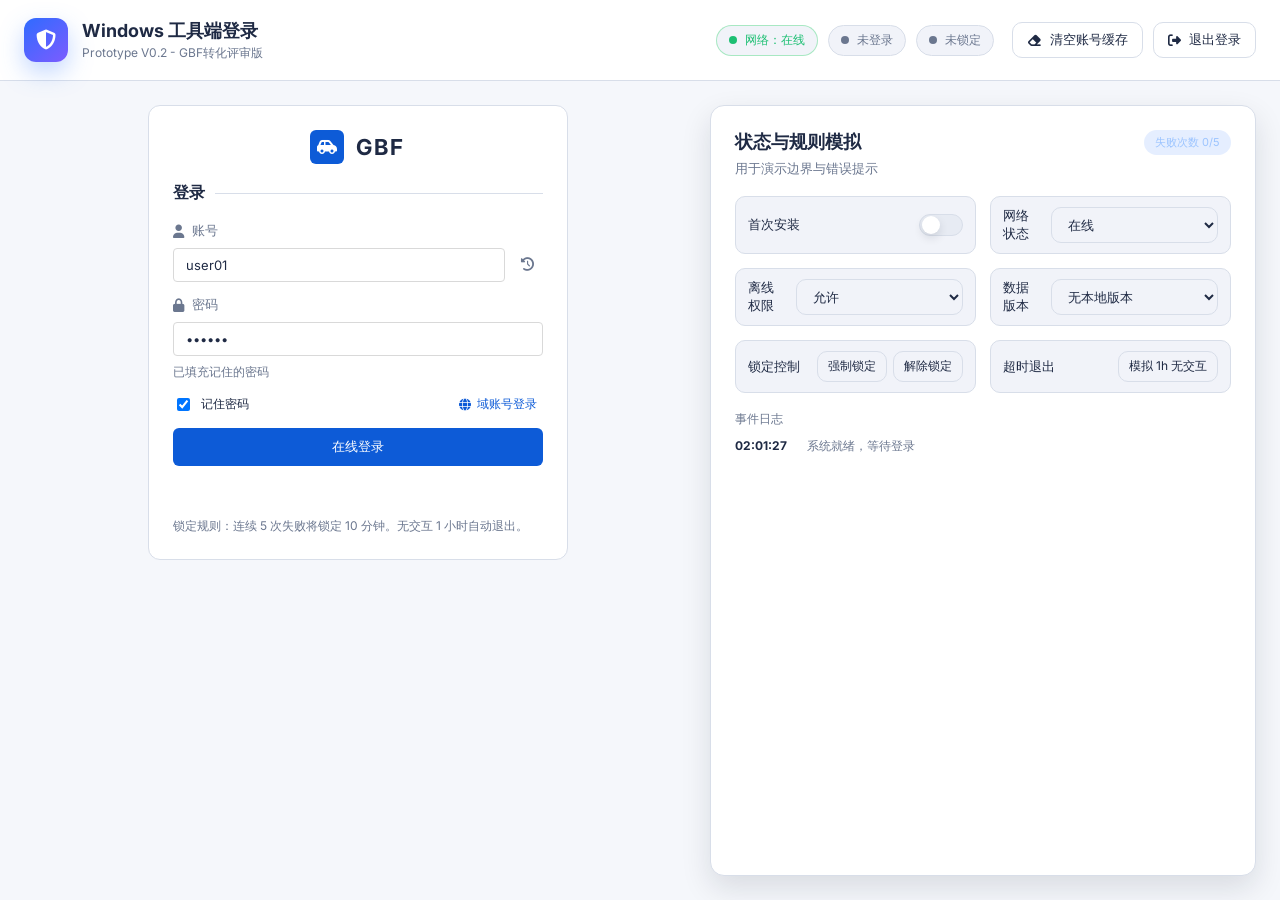
<file: index.html>
<!doctype html>
<html lang="zh-CN">
  <head>
    <meta charset="UTF-8" />
    <meta name="viewport" content="width=device-width, initial-scale=1.0" />
    <title>Windows 工具端 - GBF转化 Prototype V0.2</title>
    <link rel="stylesheet" href="assets/css/styles.css" />
    <link rel="stylesheet" href="assets/css/gbf-prototype.css" />
    <link rel="stylesheet" href="assets/css/flash-config.css" />
    <link rel="stylesheet" href="assets/css/flash-config-architecture.css" />
    <link rel="stylesheet" href="assets/css/flash-config-sequence.css" />
    <link rel="stylesheet" href="assets/css/pdx-check.css" />
    <link rel="stylesheet" href="assets/css/vehicle-flash.css" />
    <link rel="stylesheet" href="assets/css/console.css" />
    <link rel="stylesheet" href="assets/css/console-sim.css" />
    <link rel="stylesheet" href="assets/css/console-trace.css" />
    <link rel="stylesheet" href="assets/css/console-chart.css" />
    <link rel="stylesheet" href="assets/css/console-record.css" />
    <link rel="stylesheet" href="assets/css/console-playback.css" />
    <link rel="stylesheet" href="assets/css/settings.css" />
    <link rel="stylesheet" href="assets/css/basic-diag.css" />
    <link rel="stylesheet" href="assets/css/quick-diag.css" />
    <link rel="stylesheet" href="assets/css/obd-diag.css" />
    <link
      rel="stylesheet"
      href="https://cdnjs.cloudflare.com/ajax/libs/font-awesome/6.5.0/css/all.min.css"
    />
    <link
      rel="stylesheet"
      href="https://fonts.googleapis.com/css2?family=Inter:wght@400;500;600;700&display=swap"
    />
  </head>
  <body>
    <div class="page" data-state="logged-out">
      <header class="topbar">
        <div class="brand">
          <div class="brand__logo"><i class="fa-solid fa-shield-halved"></i></div>
          <div>
            <div class="brand__title">Windows 工具端登录</div>
            <div class="brand__subtitle">Prototype V0.2 - GBF转化评审版</div>
          </div>
        </div>
        <div class="topbar__info">
          <div class="chip" id="chip-network" data-state="online">
            <span class="dot"></span>
            <span>网络：在线</span>
          </div>
          <div class="chip" id="chip-login" data-state="logged-out">
            <span class="dot"></span>
            <span>未登录</span>
          </div>
          <div class="chip" id="chip-lock" data-state="normal">
            <span class="dot"></span>
            <span>未锁定</span>
          </div>
        </div>
        <div class="topbar__actions">
          <button class="btn btn--ghost" data-action="clear-cache">
            <i class="fa-solid fa-eraser"></i>清空账号缓存
          </button>
          <button class="btn btn--ghost" data-action="force-logout">
            <i class="fa-solid fa-right-from-bracket"></i>退出登录
          </button>
        </div>
      </header>

      <main class="main">
        <section class="card login-card">
          <div class="login-card__brand">
            <div class="login-card__logo"><i class="fa-solid fa-car-side"></i></div>
            <div class="login-card__wordmark">GBF</div>
          </div>
          <div class="login-card__title-row">
            <span class="login-card__title">登录</span>
            <span class="login-card__line"></span>
            <span class="pill" id="first-install-pill">首次安装模式</span>
          </div>
          <div class="notice" id="install-notice">
            首次安装仅显示【在线登录】与【域账号登录】入口。
          </div>

          <div class="tabs" role="tablist">
            <button class="tab is-active" data-tab="online">在线登录</button>
            <button class="tab" data-tab="domain">域账号</button>
            <button class="tab" data-tab="offline">离线登录</button>
          </div>

          <div class="tab-panels">
            <div class="tab-panel is-active" id="panel-online">
              <div class="login-field">
                <div class="login-field__label">
                  <i class="fa-solid fa-user"></i><span>账号</span>
                </div>
                <div class="login-input">
                  <input
                    class="input"
                    id="online-account"
                    placeholder="请输入登录账号"
                    autocomplete="username"
                  />
                  <button
                    class="icon-btn"
                    data-action="toggle-history"
                    type="button"
                    aria-label="历史账号"
                  >
                    <i class="fa-solid fa-clock-rotate-left"></i>
                  </button>
                </div>
                <div class="history" id="account-history"></div>
              </div>
              <div class="login-field">
                <div class="login-field__label">
                  <i class="fa-solid fa-lock"></i><span>密码</span>
                </div>
                <input
                  class="input"
                  id="online-password"
                  type="password"
                  placeholder="请输入登录密码"
                  autocomplete="current-password"
                />
                <div class="field__hint" id="password-hint"></div>
              </div>
              <div class="login-row">
                <label class="check">
                  <input type="checkbox" id="remember-password" />
                  <span>记住密码</span>
                </label>
                <label class="check login-hidden">
                  <input type="checkbox" id="show-password" />
                  <span>显示密码</span>
                </label>
                <button class="login-link" data-action="login-domain" type="button">
                  <i class="fa-solid fa-globe"></i>域账号登录
                </button>
              </div>
              <div class="login-actions">
                <button class="btn btn--primary btn--block" data-action="login-online">
                  在线登录
                </button>
                <button
                  class="btn btn--primary btn--block is-hidden"
                  data-action="login-offline"
                  id="offline-login-button"
                >
                  离线登录
                </button>
              </div>
              <div class="alert" id="online-alert"></div>
              <div class="alert" id="domain-alert"></div>
              <div class="alert" id="offline-alert"></div>
              <div class="offline-tip login-tip is-hidden" id="offline-tip"></div>
            </div>

            <div class="tab-panel login-hidden" id="panel-domain">
              <input type="hidden" id="domain-account" />
            </div>

            <div class="tab-panel login-hidden" id="panel-offline">
              <input type="hidden" id="offline-account" />
              <input type="hidden" id="offline-password" />
            </div>
          </div>

          <div class="lock-hint" id="lock-hint"></div>
          <div class="footnote">
            锁定规则：连续 5 次失败将锁定 10 分钟。无交互 1 小时自动退出。
          </div>
        </section>

        <section class="card state-card">
          <div class="card__header">
            <div>
              <div class="card__title">状态与规则模拟</div>
              <div class="card__subtitle">用于演示边界与错误提示</div>
            </div>
            <span class="badge" id="attempts-badge">失败次数 0/5</span>
          </div>
          <div class="state-grid">
            <div class="state-item">
              <label>首次安装</label>
              <label class="switch">
                <input type="checkbox" id="toggle-first-install" />
                <span class="switch__track"></span>
              </label>
            </div>
            <div class="state-item">
              <label>网络状态</label>
              <select class="select" id="network-status">
                <option value="online">在线</option>
                <option value="offline">离线</option>
              </select>
            </div>
            <div class="state-item">
              <label>离线权限</label>
              <select class="select" id="offline-permission">
                <option value="allowed">允许</option>
                <option value="denied">禁止</option>
              </select>
            </div>
            <div class="state-item">
              <label>数据版本</label>
              <select class="select" id="data-version">
                <option value="none">无本地版本</option>
                <option value="same">版本一致</option>
                <option value="update">版本不一致需更新</option>
                <option value="fail">更新失败</option>
              </select>
            </div>
            <div class="state-item">
              <label>锁定控制</label>
              <div class="state-actions">
                <button class="btn btn--ghost btn--sm" data-action="force-lock">强制锁定</button>
                <button class="btn btn--ghost btn--sm" data-action="force-unlock">解除锁定</button>
              </div>
            </div>
            <div class="state-item">
              <label>超时退出</label>
              <div class="state-actions">
                <button class="btn btn--ghost btn--sm" data-action="simulate-timeout">
                  模拟 1h 无交互
                </button>
              </div>
            </div>
          </div>
          <div class="state-logs">
            <div class="state-logs__title">事件日志</div>
            <div class="log-list" id="event-log"></div>
          </div>
        </section>

        <section class="tool-shell" id="tool-shell">
          <div class="tool-header">
            <div class="tool-header__left">
              <div class="tool-brand">
                <div class="tool-brand__logo">
                  <img src="docs/image%2021.svg" alt="工具图标" />
                </div>
              </div>
              <div class="tool-user">
                <button class="user-trigger" id="user-trigger" type="button">
                  <i class="fa-solid fa-user-circle"></i>
                  <span id="user-trigger-name">用户</span>
                  <i class="fa-solid fa-chevron-down"></i>
                </button>
                <div class="user-menu" id="user-menu">
                  <button class="user-menu__item" data-action="toggle-language">
                    <i class="fa-solid fa-language"></i>
                    <span id="languageText">切换中英文</span>
                  </button>
                  <button class="user-menu__item" data-action="open-help">
                    <i class="fa-solid fa-circle-question"></i>帮助文档
                  </button>
                  <button class="user-menu__item" data-action="open-update">
                    <i class="fa-solid fa-rotate"></i>在线更新
                  </button>
                  <div class="user-menu__divider"></div>
                  <button class="user-menu__item" data-action="open-change-password">
                    <i class="fa-solid fa-key"></i>修改密码
                  </button>
                  <button class="user-menu__item user-menu__item--danger" data-action="logout">
                    <i class="fa-solid fa-right-from-bracket"></i>退出登录
                  </button>
                </div>
              </div>
              <div class="tool-actions">
                <div class="dropdown" id="device-dropdown">
                  <button class="tool-action" data-action="toggle-device-menu" type="button">
                    <i class="fa-solid fa-plug"></i>打开设备
                    <i class="fa-solid fa-chevron-down"></i>
                  </button>
                  <div class="dropdown-menu">
                    <div class="dropdown-title">设备列表</div>
                    <div class="dropdown-item-group">
                      <button class="dropdown-item dropdown-item--submenu" type="button">
                        以太网直连
                        <i class="fa-solid fa-chevron-right"></i>
                      </button>
                      <div class="dropdown-submenu">
                        <button class="dropdown-item" data-device="以太网直连 (OBD/网关)">OBD/网关</button>
                        <button class="dropdown-item" data-device="以太网直连 (ECU直连)">ECU直连</button>
                      </div>
                    </div>
                    <div class="dropdown-item-group">
                      <button class="dropdown-item dropdown-item--submenu" type="button">
                        CANoe
                        <i class="fa-solid fa-chevron-right"></i>
                      </button>
                      <div class="dropdown-submenu">
                        <button class="dropdown-item" data-device="CANoe (OBD/网关)">OBD/网关</button>
                        <button class="dropdown-item" data-device="CANoe (ECU直连)">ECU直连</button>
                      </div>
                    </div>
                    <div class="dropdown-item-group">
                      <button class="dropdown-item dropdown-item--submenu" type="button">
                        周立功
                        <i class="fa-solid fa-chevron-right"></i>
                      </button>
                      <div class="dropdown-submenu">
                        <button class="dropdown-item" data-device="周立功 (OBD/网关)">OBD/网关</button>
                        <button class="dropdown-item" data-device="周立功 (ECU直连)">ECU直连</button>
                      </div>
                    </div>
                    <div class="dropdown-item-group">
                      <button class="dropdown-item dropdown-item--submenu" type="button">
                        TSmaster
                        <i class="fa-solid fa-chevron-right"></i>
                      </button>
                      <div class="dropdown-submenu">
                        <button class="dropdown-item" data-device="TSmaster (OBD/网关)">OBD/网关</button>
                        <button class="dropdown-item" data-device="TSmaster (ECU直连)">ECU直连</button>
                      </div>
                    </div>
                    <div class="dropdown-item-group">
                      <button class="dropdown-item dropdown-item--submenu" type="button">
                        CANape
                        <i class="fa-solid fa-chevron-right"></i>
                      </button>
                      <div class="dropdown-submenu">
                        <button class="dropdown-item" data-device="CANape (OBD/网关)">OBD/网关</button>
                        <button class="dropdown-item" data-device="CANape (ECU直连)">ECU直连</button>
                      </div>
                    </div>
                    <div class="dropdown-item-group">
                      <button class="dropdown-item dropdown-item--submenu" type="button">
                        元征
                        <i class="fa-solid fa-chevron-right"></i>
                      </button>
                      <div class="dropdown-submenu">
                        <button class="dropdown-item" data-device="元征 (OBD/网关)">OBD/网关</button>
                        <button class="dropdown-item" data-device="元征 (ECU直连)">ECU直连</button>
                      </div>
                    </div>
                    <div class="dropdown-item-group">
                      <button class="dropdown-item dropdown-item--submenu" type="button">
                        CANanalyzer
                        <i class="fa-solid fa-chevron-right"></i>
                      </button>
                      <div class="dropdown-submenu">
                        <button class="dropdown-item" data-device="CANanalyzer (OBD/网关)">OBD/网关</button>
                        <button class="dropdown-item" data-device="CANanalyzer (ECU直连)">ECU直连</button>
                      </div>
                    </div>
                  </div>
                </div>
                <button class="tool-action" data-action="close-device" type="button">
                  <i class="fa-solid fa-power-off"></i>关闭设备
                </button>
                <div class="dropdown" id="save-dropdown">
                  <button class="tool-action" data-action="toggle-save-menu" type="button">
                    <i class="fa-solid fa-floppy-disk"></i>保存
                    <i class="fa-solid fa-chevron-down"></i>
                  </button>
                  <div class="dropdown-menu">
                    <button class="dropdown-item" data-action="save-project">保存</button>
                    <button class="dropdown-item" data-action="save-as-project">另存为</button>
                    <button class="dropdown-item" data-action="open-project">打开工程文件</button>
                    <button class="dropdown-item" data-action="new-project">新建工程</button>
                    <button class="dropdown-item" data-action="pack-all">打包工程</button>
                  </div>
                </div>
                <div class="dropdown" id="message-dropdown">
                  <button class="tool-action" data-action="toggle-message-menu" type="button">
                    <i class="fa-solid fa-bell"></i>消息
                    <i class="fa-solid fa-chevron-down"></i>
                  </button>
                  <div class="dropdown-menu">
                    <button class="dropdown-item" data-action="open-system-messages">系统消息</button>
                    <button class="dropdown-item" data-action="open-pending-logs">待上传日志</button>
                  </div>
                </div>
              </div>
            </div>
            <div class="tool-header__center">
              <div class="tool-file" id="tool-file-name" title="GDTCfg.gn - 长城工程诊断工具">
                GDTCfg.gn - 长城工程诊断工具
              </div>
              <div class="tool-file__hint">
                <span class="status-dot status-dot--disconnected" id="conn-dot"></span>
                <span id="conn-text">未连接</span>
                <span class="tool-file__split">·</span>
                <span id="tool-file-meta">GDTCfg.gn</span>
              </div>
            </div>
            <div class="tool-header__right">
              <div class="tool-header-vin" id="header-vin-display">VIN：LGW12345678901234</div>
              <div class="window-controls">
                <button class="window-btn" aria-label="最小化">
                  <i class="fa-solid fa-minus"></i>
                </button>
                <button class="window-btn" aria-label="最大化">
                  <i class="fa-regular fa-square"></i>
                </button>
                <button class="window-btn window-btn--danger" aria-label="关闭" data-action="logout">
                  <i class="fa-solid fa-xmark"></i>
                </button>
              </div>
            </div>
          </div>

          <div class="tool-body">
            <aside class="tool-sidebar">
              <div class="sidebar-group is-expanded has-active" data-group="console">
                <button type="button" class="sidebar-group-header" aria-expanded="true">
                  <i class="fa-solid fa-gauge-high"></i>
                  <span>数据通讯</span>
                  <i class="fa-solid fa-chevron-down sidebar-group__chevron"></i>
                </button>
                <div class="sidebar-sub">
                  <button class="sidebar-item is-active" data-window="home">
                    <i class="fa-solid fa-house"></i>仿真                  </button>
                  <button class="sidebar-item" data-window="bus-data">
                    <i class="fa-solid fa-diagram-project"></i>总线数据
                  </button>
                  <button class="sidebar-item" data-window="chart-monitor">
                    <i class="fa-solid fa-chart-line"></i>图形监控
                  </button>
                  <button class="sidebar-item" data-window="message-record">
                    <i class="fa-solid fa-record-vinyl"></i>报文录制
                  </button>
                  <button class="sidebar-item" data-window="message-playback">
                    <i class="fa-solid fa-play-circle"></i>报文回放
                  </button>
                </div>
              </div>
              <div class="sidebar-group" data-group="flash">
                <button type="button" class="sidebar-group-header" aria-expanded="false">
                  <i class="fa-solid fa-layer-group"></i>
                  <span>统一刷写</span>
                  <i class="fa-solid fa-chevron-down sidebar-group__chevron"></i>
                </button>
                <div class="sidebar-sub">
                  <button class="sidebar-item" data-window="gbf-convert">
                    <i class="fa-solid fa-code-branch"></i>GBF转化
                  </button>
                  <button class="sidebar-item" data-window="flash-config">
                    <i class="fa-solid fa-microchip"></i>刷写配置
                  </button>
                  <button class="sidebar-item" data-window="single-flash">
                    <i class="fa-solid fa-bolt"></i>单件刷写
                  </button>
                  <button class="sidebar-item" data-window="vehicle-flash">
                    <i class="fa-solid fa-car"></i>整车刷写
                  </button>
                </div>
              </div>
              <div class="sidebar-group" data-group="diagnosis">
                <button type="button" class="sidebar-group-header" aria-expanded="false">
                  <i class="fa-solid fa-stethoscope"></i>
                  <span>工程诊断</span>
                  <i class="fa-solid fa-chevron-down sidebar-group__chevron"></i>
                </button>
                <div class="sidebar-sub">
                  <button class="sidebar-item" data-window="basic-diag">
                    <i class="fa-solid fa-terminal"></i>基础诊断
                  </button>
                  <button class="sidebar-item" data-window="quick-diag">
                    <i class="fa-solid fa-gauge"></i>快捷诊断
                  </button>
                  <button class="sidebar-item" data-window="obd-diag">
                    <i class="fa-solid fa-plug-circle-check"></i>OBD排放
                  </button>
                  <button class="sidebar-item" data-window="pdx-check" style="display: none;">
                    <i class="fa-solid fa-file-circle-check"></i>PDX校验
                  </button>
                </div>
              </div>
              <div class="sidebar-group" data-group="settings">
                <button type="button" class="sidebar-group-header" aria-expanded="false">
                  <i class="fa-solid fa-gear"></i>
                  <span>系统设置</span>
                  <i class="fa-solid fa-chevron-down sidebar-group__chevron"></i>
                </button>
                <div class="sidebar-sub">
                  <button class="sidebar-item" data-window="flash-settings">
                    <i class="fa-solid fa-sliders"></i>统一刷写设置
                  </button>
                  <button class="sidebar-item" data-window="obd-settings">
                    <i class="fa-solid fa-plug"></i>通讯设置
                  </button>
                </div>
              </div>
            </aside>

            <section class="tool-workspace">
              <div class="workspace-canvas" id="workspace-canvas">
                <div
                  class="workspace-window is-active"
                  data-window="home"
                  style="left: 48px; top: 28px; width: 760px; height: 520px"
                >
                  <div class="window-header">
                    <div class="window-title">
                      <i class="fa-solid fa-house"></i>仿真                    </div>
                    <div class="window-controls">
                      <button class="window-mini" data-action="minimize-window">
                        <i class="fa-solid fa-window-minimize"></i>
                      </button>
                      <button class="window-mini" data-action="maximize-window">
                        <i class="fa-regular fa-square"></i>
                      </button>
                      <button class="window-mini is-danger" data-action="close-window">
                        <i class="fa-solid fa-xmark"></i>
                      </button>
                    </div>
                  </div>
                  <div class="window-content window-content--console-home">
                    <div class="console-layout" id="console-layout">
                      <!-- Left: Bus/ECU Tree Panel -->
                      <div class="console-tree-panel basic-diag-left" id="console-tree-panel">
                        <div class="basic-diag-tree-toolbar">
                          <button class="basic-diag-tree-toolbar__import" data-role="console-import-dbc" title="DBC导入">
                            <i class="fa-solid fa-database"></i>
                            <span>DBC导入</span>
                          </button>
                        </div>
                        <div class="basic-diag-tree" id="console-tree"></div>
                      </div>

                      <!-- Splitter -->
                      <div class="console-splitter" id="console-splitter">
                        <button class="console-splitter__toggle" title="折叠/展开面板">
                          <i class="fa-solid fa-chevron-left"></i>
                        </button>
                      </div>

                      <!-- Right: Topology Panel -->
                      <div class="console-topo-panel">
                        <div class="console-topo-info" id="console-topo-info"></div>
                        <div class="console-topo-canvas" id="console-topo-canvas"></div>
                        <div class="console-topo-tabs" id="console-topo-tabs"></div>
                        <div id="console-can-panel" class="console-sim-panel is-hidden"></div>
                        <div id="console-eth-panel" class="console-sim-panel is-hidden"></div>
                      </div>
                    </div>
                  </div>
                  <div class="resize-handle"></div>
                </div>


                <div
                  class="workspace-window is-hidden"
                  data-window="bus-data"
                  style="left: 180px; top: 60px; width: 960px; height: 520px"
                >
                  <div class="window-header">
                    <div class="window-title">
                      <i class="fa-solid fa-list-ul"></i>总线数据
                    </div>
                    <div class="window-controls">
                      <button class="window-mini" data-action="minimize-window">
                        <i class="fa-solid fa-window-minimize"></i>
                      </button>
                      <button class="window-mini" data-action="maximize-window">
                        <i class="fa-regular fa-square"></i>
                      </button>
                      <button class="window-mini is-danger" data-action="close-window">
                        <i class="fa-solid fa-xmark"></i>
                      </button>
                    </div>
                  </div>
                  <div class="window-content window-content--trace-layout">
                    <div class="trace-layout">
                      <!-- Left Side: Filter Tree Panel -->
                      <aside class="trace-filter-panel">
                        <!-- Left Toolbar -->
                        <div class="trace-filter-toolbar">
                          <button class="trace-btn" title="分析图表"><i class="fa-solid fa-chart-column" style="color:#4a5568"></i></button>
                          <button class="trace-btn" title="激活过滤器"><i class="fa-solid fa-filter" style="color:#2f6bff"></i></button>
                          <button class="trace-btn" title="统计分析"><i class="fa-solid fa-chart-pie" style="color:#4a5568"></i></button>
                          <div class="trace-toolbar-sep"></div>
                          <button class="trace-btn" title="查找"><i class="fa-solid fa-magnifying-glass" style="color:#4a5568"></i></button>
                        </div>
                        <!-- Filter Tree -->
                        <div class="trace-filter-tree">
                          <div class="trace-tree-group">
                            <div class="trace-tree-node is-expanded">
                              <span class="trace-tree-toggle"><i class="fa-solid fa-caret-down"></i></span>
                              <label class="trace-tree-label">
                                <input type="checkbox" id="trace-filter-block-root" checked />
                                <i class="fa-solid fa-circle-xmark status-icon--block" style="color:#d04030"></i>
                                <span>阻塞</span>
                              </label>
                            </div>
                            <div class="trace-tree-children">
                              <div class="trace-tree-item">
                                <label class="trace-tree-label">
                                  <input type="checkbox" class="trace-filter-cb" data-filter="block-can" />
                                  <i class="fa-solid fa-road icon--can" style="color:#d04030"></i>
                                  <span>CAN</span>
                                </label>
                              </div>
                              <div class="trace-tree-item">
                                <label class="trace-tree-label">
                                  <input type="checkbox" class="trace-filter-cb" data-filter="block-diag" />
                                  <i class="fa-solid fa-envelope icon--diag" style="color:#7b4fbf"></i>
                                  <span>诊断</span>
                                </label>
                              </div>

                            </div>
                          </div>

                          <div class="trace-tree-group">
                            <div class="trace-tree-node is-expanded">
                              <span class="trace-tree-toggle"><i class="fa-solid fa-caret-down"></i></span>
                              <label class="trace-tree-label">
                                <input type="checkbox" id="trace-filter-pass-root" checked />
                                <i class="fa-solid fa-circle-check status-icon--pass" style="color:#2e8b2e"></i>
                                <span>通过</span>
                              </label>
                            </div>
                            <div class="trace-tree-children">
                              <div class="trace-tree-item">
                                <label class="trace-tree-label">
                                  <input type="checkbox" class="trace-filter-cb" data-filter="pass-can" checked />
                                  <i class="fa-solid fa-road icon--can" style="color:#2e8b57"></i>
                                  <span>CAN</span>
                                </label>
                              </div>
                              <div class="trace-tree-item">
                                <label class="trace-tree-label">
                                  <input type="checkbox" class="trace-filter-cb" data-filter="pass-diag" checked />
                                  <i class="fa-solid fa-envelope icon--diag" style="color:#7b4fbf"></i>
                                  <span>诊断</span>
                                </label>
                              </div>

                            </div>
                          </div>
                        </div>
                      </aside>

                      <!-- Splitter -->
                      <div class="trace-splitter" id="trace-splitter"></div>

                      <!-- Right Side: Trace Table Panel -->
                      <main class="trace-main-panel">
                        <!-- Right Toolbar -->
                        <div class="trace-main-toolbar">
                          <button class="trace-btn" id="trace-btn-clear" title="清空所有Trace (橡皮擦)"><i class="fa-solid fa-eraser" style="color:#d04030"></i></button>
                          <button class="trace-btn" id="trace-btn-pause" title="暂停/启动接收"><i class="fa-solid fa-pause" style="color:#e6a23c"></i></button>
                          <div class="trace-toolbar-sep"></div>
                          <button class="trace-btn" id="trace-btn-time-mode" title="绝对/相对时间切换"><i class="fa-regular fa-clock" style="color:#4a5568"></i></button>
                          <button class="trace-btn" title="列表列过滤"><i class="fa-solid fa-filter" style="color:#4a5568"></i></button>
                          
                          <!-- Search Box -->
                          <div class="trace-search-box">
                            <input type="text" id="trace-search-input" placeholder="Enter text to search..." />
                            <i class="fa-solid fa-magnifying-glass search-icon"></i>
                          </div>

                          <button class="trace-btn" title="向前查找"><i class="fa-solid fa-arrow-left" style="color:#888"></i></button>
                          <button class="trace-btn" title="向后查找"><i class="fa-solid fa-arrow-right" style="color:#888"></i></button>
                          <button class="trace-btn" title="Trace 配置选项"><i class="fa-solid fa-gear" style="color:#4a5568"></i></button>

                          <!-- AI Copilot Dropdown -->
                          <div class="trace-ai-dropdown">
                            <button class="trace-btn trace-btn--ai" id="trace-btn-ai" title="AI 报文流智能诊断">
                              <i class="fa-solid fa-robot" style="margin-right:2px;"></i>
                              <span>AI</span>
                              <i class="fa-solid fa-caret-down" style="font-size:9px; margin-left:3px;"></i>
                            </button>
                            <div class="trace-ai-menu" id="trace-ai-menu">
                              <button class="trace-ai-item" data-action="ai-diagnose"><i class="fa-solid fa-stethoscope"></i>智能诊断分析</button>
                              <button class="trace-ai-item" data-action="ai-uds-nrc"><i class="fa-solid fa-bug"></i>UDS 负响应排错</button>
                              <button class="trace-ai-item" data-action="ai-load-rate"><i class="fa-solid fa-chart-line"></i>总线负载率评估</button>
                            </div>
                          </div>

                          <button class="trace-btn" id="trace-btn-export" title="导出日志文件 (.asc/.csv)"><i class="fa-solid fa-download" style="color:#4a5568"></i></button>
                        </div>

                        <!-- Trace List Table -->
                        <div class="trace-table-wrap">
                          <table class="trace-table" id="trace-table-el">
                            <thead>
                              <tr>
                                <th style="width: 100px;">时间</th>
                                <th style="width: 60px;">信道</th>
                                <th style="width: 70px;">标识</th>
                                <th style="width: 180px;">名称</th>
                                <th style="width: 50px;">方向</th>
                                <th style="width: 50px;">长度</th>
                                <th>数据</th>
                              </tr>
                            </thead>
                            <tbody id="trace-table-tbody">
                              <!-- 动态滚动灌入的报文 -->
                            </tbody>
                          </table>
                        </div>
                      </main>
                    </div>
                  </div>
                  <div class="resize-handle"></div>
                </div>

                <div
                  class="workspace-window is-hidden"
                  data-window="chart-monitor"
                  style="left: 120px; top: 120px; width: 960px; height: 520px"
                >
                  <div class="window-header">
                    <div class="window-title">
                      <i class="fa-solid fa-chart-line"></i>图形监控
                    </div>
                    <div class="window-controls">
                      <button class="window-mini" data-action="minimize-window">
                        <i class="fa-solid fa-window-minimize"></i>
                      </button>
                      <button class="window-mini" data-action="maximize-window">
                        <i class="fa-regular fa-square"></i>
                      </button>
                      <button class="window-mini is-danger" data-action="close-window">
                        <i class="fa-solid fa-xmark"></i>
                      </button>
                    </div>
                  </div>
                  <div class="window-content window-content--chart-layout">
                    <div class="chart-layout">
                      <!-- Left Side: Signal Manager List -->
                      <aside class="chart-signal-panel" style="width: 250px;">
                        <div class="chart-signal-toolbar">
                          <button class="chart-btn" id="chart-btn-add" title="添加信号 (+)"><i class="fa-solid fa-plus" style="color:#2e8b2e"></i></button>
                          <button class="chart-btn" id="chart-btn-delete" title="删除选中信号 (x)"><i class="fa-solid fa-xmark" style="color:#d04030"></i></button>
                          <div class="chart-toolbar-sep"></div>
                          <span style="font-size:11px; color:#718096; font-weight:500;">信号列表</span>
                        </div>
                        <div class="chart-signal-list-wrap">
                          <table class="chart-signal-table">
                            <thead>
                              <tr>
                                <th style="width: 30px;"><input type="checkbox" id="chart-signal-select-all" checked /></th>
                                <th style="width: 20px;">色</th>
                                <th>名称</th>
                                <th style="width: 60px; text-align: right;">当前值</th>
                              </tr>
                            </thead>
                            <tbody id="chart-signal-tbody">
                              <!-- 动态生成信号列表行 -->
                            </tbody>
                          </table>
                        </div>
                      </aside>

                      <!-- Resize Splitter -->
                      <div class="chart-splitter" id="chart-splitter"></div>

                      <!-- Right Side: Oscilloscope Grid -->
                      <main class="chart-canvas-panel">
                        <!-- Toolbar -->
                        <div class="chart-main-toolbar">
                          <button class="chart-btn" id="chart-btn-grid" title="切换网格线"><i class="fa-solid fa-table-cells" style="color:#2f6bff"></i></button>
                          <button class="chart-btn" id="chart-btn-pause" title="暂停/启动监视"><i class="fa-solid fa-pause" style="color:#e6a23c"></i></button>
                          <div class="chart-toolbar-sep"></div>
                          <button class="chart-btn" id="chart-btn-zoom-in" title="时窗缩小 (波形变宽)"><i class="fa-solid fa-magnifying-glass-plus" style="color:#4a5568"></i></button>
                          <button class="chart-btn" id="chart-btn-zoom-out" title="时窗扩大 (波形变窄)"><i class="fa-solid fa-magnifying-glass-minus" style="color:#4a5568"></i></button>
                          <button class="chart-btn" id="chart-btn-fit" title="还原默认时窗"><i class="fa-solid fa-arrows-to-eye" style="color:#4a5568"></i></button>
                          <div class="chart-toolbar-sep"></div>
                          <button class="chart-btn" id="chart-btn-clear" title="清空全部信号波形 (橡皮擦)"><i class="fa-solid fa-eraser" style="color:#d04030"></i></button>
                          <button class="chart-btn" id="chart-btn-settings" title="图形设置选项"><i class="fa-solid fa-gear" style="color:#4a5568"></i></button>
                        </div>

                        <!-- Canvas Area -->
                        <div class="chart-viewport" id="chart-canvas-viewport">
                          <canvas id="chart-monitor-canvas"></canvas>
                          <!-- Cursor Tooltip -->
                          <div class="chart-tooltip-bubble" id="chart-tooltip-bubble"></div>
                        </div>

                        <!-- Bottom Axis Label -->
                        <div class="chart-axis-footer">
                          <span id="chart-axis-label-left">0[s]</span>
                          <span id="chart-axis-label-right" style="font-weight:600; color:#2d3748;">24[s]</span>
                        </div>
                      </main>
                    </div>
                  </div>
                  <div class="resize-handle"></div>
                </div>

                <div
                  class="workspace-window is-hidden"
                  data-window="message-record"
                  style="left: 700px; top: 120px; width: 260px; height: 95px;"
                >
                  <div class="window-header">
                    <div class="window-title">
                      <i class="fa-solid fa-record-vinyl"></i>报文录制
                    </div>
                    <div class="window-controls">
                      <button class="window-mini" data-action="minimize-window">
                        <i class="fa-solid fa-window-minimize"></i>
                      </button>
                      <button class="window-mini is-danger" data-action="close-window">
                        <i class="fa-solid fa-xmark"></i>
                      </button>
                    </div>
                  </div>
                  <div class="window-content window-content--record-layout">
                    <div class="record-layout">
                      <div class="record-toolbar">
                        <button class="record-btn" id="record-btn-start" title="开始录制 (Play)">
                          <i class="fa-solid fa-play" style="color:#555;"></i>
                        </button>
                        <button class="record-btn is-disabled" id="record-btn-stop" title="停止录制 (Stop)">
                          <i class="fa-solid fa-square" style="color:#aaa;"></i>
                        </button>
                        <div class="record-toolbar-sep"></div>
                        <button class="record-btn" id="record-btn-settings" title="配置 Logging 设置">
                          <i class="fa-solid fa-gear" style="color:#2f6bff;"></i>
                        </button>
                        <button class="record-btn" id="record-btn-folder" title="浏览保存目录">
                          <i class="fa-solid fa-folder-open" style="color:#e6a23c;"></i>
                        </button>
                      </div>
                      <div class="record-status">
                        <span class="record-status-dot" id="record-status-dot"></span>
                        <span class="record-status-text" id="record-status-text">Ready</span>
                      </div>
                    </div>
                  </div>
                </div>

                <div
                  class="workspace-window is-hidden"
                  data-window="message-playback"
                  style="left: 700px; top: 230px; width: 260px; height: 95px;"
                >
                  <div class="window-header">
                    <div class="window-title">
                      <i class="fa-solid fa-play-circle"></i>报文回放
                    </div>
                    <div class="window-controls">
                      <button class="window-mini" data-action="minimize-window">
                        <i class="fa-solid fa-window-minimize"></i>
                      </button>
                      <button class="window-mini is-danger" data-action="close-window">
                        <i class="fa-solid fa-xmark"></i>
                      </button>
                    </div>
                  </div>
                  <div class="window-content window-content--record-layout">
                    <div class="record-layout">
                      <div class="record-toolbar">
                        <button class="record-btn" id="playback-btn-start" title="开始回放 (Play)">
                          <i class="fa-solid fa-play" style="color:#555;"></i>
                        </button>
                        <button class="record-btn is-disabled" id="playback-btn-stop" title="停止回放 (Stop)">
                          <i class="fa-solid fa-square" style="color:#aaa;"></i>
                        </button>
                        <div class="record-toolbar-sep"></div>
                        <button class="record-btn" id="playback-btn-settings" title="配置回放设置">
                          <i class="fa-solid fa-gear" style="color:#2f6bff;"></i>
                        </button>
                      </div>
                      <div class="record-status">
                        <span class="record-status-dot" id="playback-status-dot"></span>
                        <span class="record-status-text" id="playback-status-text">Ready</span>
                      </div>
                    </div>
                  </div>
                </div>

                <div
                  class="workspace-window is-hidden"
                  data-window="gbf-convert"
                  style="left: 120px; top: 36px; width: 1180px; height: 660px"
                >
                  <div class="window-header">
                    <div class="window-title">
                      <i class="fa-solid fa-code-branch"></i>GBF转化
                    </div>
                    <div class="window-controls">
                      <button class="window-mini" data-action="minimize-window">
                        <i class="fa-solid fa-window-minimize"></i>
                      </button>
                      <button class="window-mini" data-action="maximize-window">
                        <i class="fa-regular fa-square"></i>
                      </button>
                      <button class="window-mini is-danger" data-action="close-window">
                        <i class="fa-solid fa-xmark"></i>
                      </button>
                    </div>
                  </div>
                  <div class="window-content window-content--gbf">
                    <section class="gbf-shell">
                      <div class="gbf-main gbf-main--snapshot">
                        <aside class="gbf-pane gbf-pane--files">
                          <div class="gbf-pane__header gbf-pane__header--tools">
                            <div class="gbf-pane__tools">
                              <button class="btn btn--ghost btn--sm gbf-icon-tool" data-action="gbf-add-file" type="button" title="添加文件" aria-label="添加文件">
                                <i class="fa-regular fa-file"></i>
                              </button>
                              <button class="btn btn--ghost btn--sm gbf-icon-tool" data-action="gbf-add-folder" type="button" title="添加文件夹" aria-label="添加文件夹">
                                <i class="fa-regular fa-folder-open"></i>
                              </button>
                              <button class="btn btn--ghost btn--sm gbf-icon-tool" data-action="open-gbf-sync" type="button" title="从云端同步" aria-label="从云端同步">
                                <i class="fa-solid fa-cloud-arrow-down"></i>
                              </button>
                              <button class="btn btn--ghost btn--sm gbf-icon-tool" data-action="open-gbf-package" id="gbf-package-button" type="button" title="整车打包" aria-label="整车打包">
                                <i class="fa-solid fa-box-archive"></i>
                              </button>
                              <button class="btn btn--primary btn--sm gbf-icon-tool" data-action="gbf-convert-selected" id="gbf-convert-button" type="button" title="转化" aria-label="转化">
                                <i class="fa-solid fa-arrows-rotate"></i>
                              </button>
                            </div>
                          </div>
                          <div class="gbf-file-split-container">
                            <div class="gbf-file-section gbf-file-section--original" data-gbf-file-section="original">
                              <button class="gbf-file-section__header" data-action="gbf-toggle-file-section" data-section="original" type="button" aria-expanded="true">
                                <span class="gbf-file-section__title">
                                  <i class="fa-regular fa-file-zipper"></i>
                                  <span>原始文件 (.zip)</span>
                                </span>
                                <i class="fa-solid fa-chevron-down gbf-file-section__chevron" aria-hidden="true"></i>
                              </button>
                              <div class="gbf-file-list" id="gbf-file-list-original"></div>
                            </div>
                            <div class="gbf-file-section gbf-file-section--gbf" data-gbf-file-section="gbf">
                              <button class="gbf-file-section__header" data-action="gbf-toggle-file-section" data-section="gbf" type="button" aria-expanded="true">
                                <span class="gbf-file-section__title">
                                  <i class="fa-solid fa-cube"></i>
                                  <span>GBF 文件 (.gbf)</span>
                                </span>
                                <i class="fa-solid fa-chevron-down gbf-file-section__chevron" aria-hidden="true"></i>
                              </button>
                              <div class="gbf-file-list" id="gbf-file-list-gbf"></div>
                            </div>
                          </div>
                          <div class="gbf-pane__footer">
                            <span class="gbf-pane__hint gbf-pane__count" id="gbf-list-count">0/0</span>
                            <button class="gbf-progress-trigger gbf-pane__progress" data-action="open-gbf-progress" id="gbf-progress-button" type="button">
                              <span>整体进度</span>
                              <strong></strong>
                            </button>
                            <button class="gbf-pane__toggle" data-action="gbf-toggle-files" id="gbf-toggle-files" type="button">
                              <i class="fa-solid fa-panel-left"></i>
                              <span class="gbf-pane__toggle-text">收起列表</span>
                            </button>
                          </div>
                        </aside>

                        <section class="gbf-pane gbf-pane--detail gbf-pane--snapshot">
                          <div class="gbf-config-sheet" id="gbf-panel-header">
                            <div class="gbf-empty">正在加载字段配置...</div>
                          </div>
                          <div class="gbf-config-sheet is-hidden" id="gbf-panel-binary">
                            <div class="gbf-empty">正在加载 .gbf 文件数据...</div>
                          </div>
                        </section>
                      </div>
                    </section>
                  </div>
                  <div class="resize-handle"></div>
                </div>

                <div
                  class="workspace-window is-hidden"
                  data-window="flash-config"
                  style="left: 120px; top: 72px; width: 1060px; height: 620px"
                >
                  <div class="window-header">
                      <div class="window-title">
                        <i class="fa-solid fa-microchip"></i>刷写配置
                    </div>
                    <div class="window-controls">
                      <button class="window-mini" data-action="minimize-window">
                        <i class="fa-solid fa-window-minimize"></i>
                      </button>
                      <button class="window-mini" data-action="maximize-window">
                        <i class="fa-regular fa-square"></i>
                      </button>
                      <button class="window-mini is-danger" data-action="close-window">
                        <i class="fa-solid fa-xmark"></i>
                      </button>
                    </div>
                  </div>
                  <div class="window-content window-content--flash-config">
                    <section class="flash-config-shell" id="flash-config-root"></section>
                  </div>
                  <div class="resize-handle"></div>
                </div>

                <div
                  class="workspace-window is-hidden"
                  data-window="single-flash"
                  style="left: 120px; top: 72px; width: 1190px; height: 640px"
                >
                  <div class="window-header">
                    <div class="window-title">
                      <i class="fa-solid fa-bolt"></i>单件刷写
                    </div>
                    <div class="window-controls">
                      <button class="window-mini" data-action="minimize-window">
                        <i class="fa-solid fa-window-minimize"></i>
                      </button>
                      <button class="window-mini" data-action="maximize-window">
                        <i class="fa-regular fa-square"></i>
                      </button>
                      <button class="window-mini is-danger" data-action="close-window">
                        <i class="fa-solid fa-xmark"></i>
                      </button>
                    </div>
                  </div>
                  <div class="window-content window-content--flash-config">
                    <section id="single-flash-root"></section>
                  </div>
                  <div class="resize-handle"></div>
                </div>

                <div
                  class="workspace-window is-hidden"
                  data-window="vehicle-flash"
                  style="left: 120px; top: 72px; width: 1190px; height: 640px"
                >
                  <div class="window-header">
                    <div class="window-title">
                      <i class="fa-solid fa-car"></i>整车刷写
                    </div>
                    <div class="window-controls">
                      <button class="window-mini" data-action="minimize-window">
                        <i class="fa-solid fa-window-minimize"></i>
                      </button>
                      <button class="window-mini" data-action="maximize-window">
                        <i class="fa-regular fa-square"></i>
                      </button>
                      <button class="window-mini is-danger" data-action="close-window">
                        <i class="fa-solid fa-xmark"></i>
                      </button>
                    </div>
                  </div>
                  <div class="window-content window-content--vehicle-flash">
                    <section class="vehicle-flash-shell" id="vehicle-flash-root"></section>
                  </div>
                  <div class="resize-handle"></div>
                </div>

                <div
                  class="workspace-window is-hidden"
                  data-window="pdx-check"
                  style="left: 140px; top: 84px; width: 1120px; height: 640px"
                >
                  <div class="window-header">
                    <div class="window-title">
                      <i class="fa-solid fa-file-circle-check"></i>PDX校验
                    </div>
                    <div class="window-controls">
                      <button class="window-mini" data-action="minimize-window">
                        <i class="fa-solid fa-window-minimize"></i>
                      </button>
                      <button class="window-mini" data-action="maximize-window">
                        <i class="fa-regular fa-square"></i>
                      </button>
                      <button class="window-mini is-danger" data-action="close-window">
                        <i class="fa-solid fa-xmark"></i>
                      </button>
                    </div>
                  </div>
                  <div class="window-content window-content--pdx-check">
                    <section id="pdx-check-root"></section>
                  </div>
                  <div class="resize-handle"></div>
                </div>

                <div
                  class="workspace-window is-hidden"
                  data-window="basic-diag"
                  style="left: 100px; top: 60px; width: 1160px; height: 660px"
                >
                  <div class="window-header">
                    <div class="window-title">
                      <i class="fa-solid fa-terminal"></i>基础诊断
                    </div>
                    <div class="window-controls">
                      <button class="window-mini" data-action="minimize-window">
                        <i class="fa-solid fa-window-minimize"></i>
                      </button>
                      <button class="window-mini" data-action="maximize-window">
                        <i class="fa-regular fa-square"></i>
                      </button>
                      <button class="window-mini is-danger" data-action="close-window">
                        <i class="fa-solid fa-xmark"></i>
                      </button>
                    </div>
                  </div>
                  <div class="window-content window-content--basic-diag">
                    <section id="basic-diag-root"></section>
                  </div>
                  <div class="resize-handle"></div>
                </div>

                <div
                  class="workspace-window is-hidden"
                  data-window="quick-diag"
                  style="left: 100px; top: 60px; width: 1060px; height: 620px"
                >
                  <div class="window-header">
                    <div class="window-title">
                      <i class="fa-solid fa-gauge"></i>快捷诊断
                    </div>
                    <div class="window-controls">
                      <button class="window-mini" data-action="minimize-window">
                        <i class="fa-solid fa-window-minimize"></i>
                      </button>
                      <button class="window-mini" data-action="maximize-window">
                        <i class="fa-regular fa-square"></i>
                      </button>
                      <button class="window-mini is-danger" data-action="close-window">
                        <i class="fa-solid fa-xmark"></i>
                      </button>
                    </div>
                  </div>
                  <div class="window-content window-content--quick-diag">
                    <section id="quick-diag-root"></section>
                  </div>
                  <div class="resize-handle"></div>
                </div>

                <div
                  class="workspace-window is-hidden"
                  data-window="obd-diag"
                  style="left: 200px; top: 120px; width: 800px; height: 500px"
                >
                  <div class="window-header">
                    <div class="window-title">
                      <i class="fa-solid fa-plug-circle-check"></i>OBD排放
                    </div>
                    <div class="window-controls">
                      <button class="window-mini" data-action="minimize-window">
                        <i class="fa-solid fa-window-minimize"></i>
                      </button>
                      <button class="window-mini" data-action="maximize-window">
                        <i class="fa-regular fa-square"></i>
                      </button>
                      <button class="window-mini is-danger" data-action="close-window">
                        <i class="fa-solid fa-xmark"></i>
                      </button>
                    </div>
                  </div>
                  <div class="window-content window-content--obd-diag">
                    <div id="obd-diag-root">
                      <!-- Main View Workspace -->
                      <div class="obd-diag-workspace">
                        
                        <!-- Test View (Active by default) -->
                        <div class="obd-diag-view is-active" id="obd-view-test">
                          <!-- ECU selection cards -->
                          <div class="obd-ecu-bar">
                            <div class="obd-ecu-list">
                              <button class="obd-ecu-btn is-active" data-ecu="1">ECU1</button>
                              <button class="obd-ecu-btn" data-ecu="2">ECU2</button>
                              <button class="obd-ecu-btn" data-ecu="3">ECU3</button>
                              <button class="obd-ecu-btn" data-ecu="4">ECU4</button>
                              <button class="obd-ecu-btn" data-ecu="5">ECU5</button>
                              <button class="obd-ecu-btn" data-ecu="6">ECU6</button>
                              <button class="obd-ecu-btn" data-ecu="7">ECU7</button>
                              <button class="obd-ecu-btn" data-ecu="8">ECU8</button>
                            </div>
                            <button class="obd-btn obd-btn--primary obd-btn-scan" id="obd-btn-scan">
                              <i class="fa-solid fa-arrows-rotate"></i> 重新扫描
                            </button>
                          </div>

                          <!-- OBD mode sub-tabs -->
                          <div class="obd-mode-bar">
                            <div class="obd-mode-tabs" role="tablist">
                              <button class="obd-mode-tab is-active" data-obd-mode="01">实时数据流 (01)</button>
                              <button class="obd-mode-tab" data-obd-mode="02">冻结帧数据 (02)</button>
                              <button class="obd-mode-tab" data-obd-mode="03">读取故障码 (03/07/0A)</button>
                              <button class="obd-mode-tab" data-obd-mode="04">清除故障码 (04)</button>
                              <button class="obd-mode-tab" data-obd-mode="09">车辆信息 (09)</button>
                            </div>
                            <button class="obd-btn obd-btn--secondary obd-btn-read" id="obd-btn-read">
                              <i class="fa-solid fa-magnifying-glass"></i> 读取
                            </button>
                          </div>

                          <!-- PID Data Table -->
                          <div class="obd-data-area">
                            <div class="obd-table-wrapper">
                              <table class="obd-table" id="obd-table-el">
                                <thead>
                                  <tr>
                                    <th style="width: 48px;">
                                      <button class="obd-play-btn" id="obd-table-play-toggle" title="开启/关闭数据流动态更新">
                                        <i class="fa-solid fa-play"></i>
                                      </button>
                                    </th>
                                    <th style="width: 32px;"><input type="checkbox" id="obd-table-select-all" checked /></th>
                                    <th>数据项 (PID)</th>
                                    <th style="width: 250px;">参数值</th>
                                    <th style="width: 120px;">单位</th>
                                  </tr>
                                </thead>
                                <tbody id="obd-table-tbody">
                                  <!-- OBD Mode rows dynamically loaded by obd-diag.js -->
                                </tbody>
                              </table>
                            </div>
                          </div>
                        </div>

                      </div>
                    </div>
                  </div>
                  <div class="resize-handle"></div>
                </div>

                <div
                  class="workspace-window is-hidden"
                  data-window="system-messages"
                  style="left: 620px; top: 20px; width: 520px; height: 320px"
                >
                  <div class="window-header">
                    <div class="window-title">
                      <i class="fa-solid fa-list"></i>系统消息
                    </div>
                    <div class="window-controls">
                      <button class="window-mini" data-action="minimize-window">
                        <i class="fa-solid fa-window-minimize"></i>
                      </button>
                      <button class="window-mini" data-action="maximize-window">
                        <i class="fa-regular fa-square"></i>
                      </button>
                      <button class="window-mini is-danger" data-action="close-window">
                        <i class="fa-solid fa-xmark"></i>
                      </button>
                    </div>
                  </div>
                  <div class="window-content">
                    <div class="system-message__hint">系统消息不保存，退出登录后清除。</div>
                    <div class="system-message__list" id="system-message-list"></div>
                  </div>
                  <div class="resize-handle"></div>
                </div>

                <div
                  class="workspace-window is-hidden"
                  data-window="pending-logs"
                  style="left: 120px; top: 370px; width: 640px; height: 320px"
                >
                  <div class="window-header">
                    <div class="window-title">
                      <i class="fa-solid fa-cloud-arrow-up"></i>待上传日志
                    </div>
                    <div class="window-controls">
                      <button class="window-mini" data-action="minimize-window">
                        <i class="fa-solid fa-window-minimize"></i>
                      </button>
                      <button class="window-mini" data-action="maximize-window">
                        <i class="fa-regular fa-square"></i>
                      </button>
                      <button class="window-mini is-danger" data-action="close-window">
                        <i class="fa-solid fa-xmark"></i>
                      </button>
                    </div>
                  </div>
                  <div class="window-content">
                    <table class="log-table">
                      <thead>
                        <tr>
                          <th>类型</th>
                          <th>上传时间</th>
                          <th>失败原因</th>
                          <th>操作</th>
                        </tr>
                      </thead>
                      <tbody id="pending-log-body"></tbody>
                    </table>
                  </div>
                  <div class="resize-handle"></div>
                </div>

                <div
                  class="workspace-window is-hidden"
                  data-window="update"
                  style="left: 780px; top: 370px; width: 520px; height: 340px"
                >
                  <div class="window-header">
                    <div class="window-title">
                      <i class="fa-solid fa-rotate"></i>在线更新
                    </div>
                    <div class="window-controls">
                      <button class="window-mini" data-action="minimize-window">
                        <i class="fa-solid fa-window-minimize"></i>
                      </button>
                      <button class="window-mini" data-action="maximize-window">
                        <i class="fa-regular fa-square"></i>
                      </button>
                      <button class="window-mini is-danger" data-action="close-window">
                        <i class="fa-solid fa-xmark"></i>
                      </button>
                    </div>
                  </div>
                  <div class="window-content">
                    <div class="update-tabs">
                      <button class="update-tab is-active" data-update-tab="version">版本信息</button>
                      <button class="update-tab" data-update-tab="content">更新内容</button>
                    </div>
                    <div class="update-panel is-active" id="update-panel-version">
                      <div class="update-row">
                        <span>当前版本</span>
                        <strong id="current-version">xxxxxxxxxx</strong>
                      </div>
                      <div class="update-row">
                        <span>最新版本</span>
                        <strong id="latest-version">---</strong>
                      </div>
                      <button class="btn btn--primary btn--sm" data-action="check-update">
                        检查更新
                      </button>
                      <div class="update-list" id="update-version-list"></div>
                      <div class="update-progress is-hidden" id="update-progress">
                        <div class="progress-bar">
                          <div class="progress-fill" id="update-progress-fill"></div>
                        </div>
                        <div class="progress-text" id="update-progress-text">准备更新...</div>
                      </div>
                      <div class="update-result" id="update-result"></div>
                      <button class="btn btn--primary btn--sm is-hidden" data-action="start-update" id="update-start">
                        立即更新
                      </button>
                    </div>
                    <div class="update-panel" id="update-panel-content">
                      <div class="update-empty" id="update-empty">请先点击【检查更新】获取更新内容。</div>
                      <div class="update-content-list" id="update-content-list"></div>
                    </div>
                  </div>
                  <div class="resize-handle"></div>
                </div>

                <div
                  class="workspace-window is-hidden"
                  data-window="help"
                  style="left: 980px; top: 20px; width: 360px; height: 320px"
                >
                  <div class="window-header">
                    <div class="window-title">
                      <i class="fa-solid fa-circle-question"></i>帮助文档
                    </div>
                    <div class="window-controls">
                      <button class="window-mini" data-action="minimize-window">
                        <i class="fa-solid fa-window-minimize"></i>
                      </button>
                      <button class="window-mini" data-action="maximize-window">
                        <i class="fa-regular fa-square"></i>
                      </button>
                      <button class="window-mini is-danger" data-action="close-window">
                        <i class="fa-solid fa-xmark"></i>
                      </button>
                    </div>
                  </div>
                  <div class="window-content">
                    <div class="help-section">
                      <h4>快速入门</h4>
                      <p>通过顶部快捷功能入口完成设备连接、保存工程与查看系统消息。</p>
                    </div>
                    <div class="help-section">
                      <h4>多窗口</h4>
                      <p>窗口支持拖拽、缩放与置顶，便于并行查看状态与操作记录。</p>
                    </div>
                    <div class="help-section">
                      <h4>常见问题</h4>
                      <ul>
                        <li>设备打开失败请查看系统消息中的错误原因。</li>
                        <li>更新完成后需退出工具重新登录。</li>
                      </ul>
                    </div>
                  </div>
                  <div class="resize-handle"></div>
                </div>

                <!-- 统一刷写设置 -->
                <div
                  class="workspace-window is-hidden"
                  data-window="flash-settings"
                  style="left: 60px; top: 24px; width: 1200px; height: 680px"
                >
                  <div class="window-header">
                    <div class="window-title">
                      <i class="fa-solid fa-sliders"></i>统一刷写设置
                    </div>
                    <div class="window-controls">
                      <button class="window-mini" data-action="minimize-window">
                        <i class="fa-solid fa-window-minimize"></i>
                      </button>
                      <button class="window-mini" data-action="maximize-window">
                        <i class="fa-regular fa-square"></i>
                      </button>
                      <button class="window-mini is-danger" data-action="close-window">
                        <i class="fa-solid fa-xmark"></i>
                      </button>
                    </div>
                  </div>
                  <div class="window-content window-content--settings" id="flash-settings-root">
                    <div class="settings-shell">
                      <!-- 顶部 Tab 栏 -->
                      <div class="flash-settings-tabsbar">
                        <nav class="settings-nav">
                          <button class="settings-nav__item is-active" data-settings-tab="log-upload">
                            <i class="fa-solid fa-cloud-arrow-up"></i>日志上传
                          </button>
                          <button class="settings-nav__item" data-settings-tab="data-update">
                            <i class="fa-solid fa-rotate"></i>数据版本
                          </button>
                          <button class="settings-nav__item" data-settings-tab="file-path">
                            <i class="fa-solid fa-folder-open"></i>文件存储
                          </button>
                          <button class="settings-nav__item" data-settings-tab="did-settings">
                            <i class="fa-solid fa-list-check"></i>DID设置
                          </button>
                        </nav>
                      </div>

                      <!-- 内容区 -->
                      <div class="settings-content">

                        <!-- ===== 2. 日志上传 ===== -->
                        <div class="settings-section is-active is-editable" data-settings-panel="log-upload">
                          <div class="settings-card">
                            <div class="settings-card__header">
                              <span class="settings-card__title">
                                <i class="fa-solid fa-cloud-arrow-up"></i>日志上传策略
                              </span>
                              <div class="settings-card__actions">
                                <button class="settings-inline-btn" type="button" data-edit-toggle>编辑</button>
                                <button class="settings-inline-btn settings-inline-btn--primary" type="button" data-save-toggle hidden>保存</button>
                                <button class="settings-inline-btn" type="button" data-cancel-toggle hidden>取消</button>
                              </div>
                            </div>
                            <div class="settings-card__body">
                              <div class="settings-sub-title">单件刷写</div>
                              <div class="settings-form-row">
                                <span class="settings-form-label">日志上传方式</span>
                                <div class="settings-form-value">
                                  <div class="settings-radio-group">
                                    <label class="settings-radio">
                                      <input type="radio" name="single-log-mode" value="auto" checked />自动上传日志
                                    </label>
                                    <label class="settings-radio">
                                      <input type="radio" name="single-log-mode" value="manual" />手动上传日志
                                    </label>
                                  </div>
                                </div>
                              </div>
                              <div class="settings-sub-title" style="margin-top:14px">整车刷写</div>
                              <div class="settings-form-row">
                                <span class="settings-form-label">日志上传方式</span>
                                <div class="settings-form-value">
                                  <div class="settings-radio-group">
                                    <label class="settings-radio">
                                      <input type="radio" name="vehicle-log-mode" value="auto" checked />自动上传日志
                                    </label>
                                    <label class="settings-radio">
                                      <input type="radio" name="vehicle-log-mode" value="manual" />手动上传日志
                                    </label>
                                  </div>
                                </div>
                              </div>
                              <div class="settings-hint">
                                <i class="fa-solid fa-circle-info"></i>
                                当配置为"自动上传"时，执行页不再展示手动上传按钮。默认值为"手动上传日志"。
                              </div>
                            </div>
                          </div>
                        </div>

                        <!-- ===== 3. 数据版本 ===== -->
                        <div class="settings-section" data-settings-panel="data-update">
                          <div class="settings-card">
                            <div class="settings-card__header">
                              <span class="settings-card__title">
                                <i class="fa-solid fa-rotate"></i>统一刷写数据版本
                              </span>
                            </div>
                            <div class="settings-card__body">
                              <div class="settings-version-row">
                                <span class="settings-version-label">当前数据版本</span>
                                <span class="settings-version-val" id="ver-current">V2.1.0</span>
                              </div>
                              <div class="settings-version-row">
                                <span class="settings-version-label">云端最新版本</span>
                                <span class="settings-version-val" id="ver-remote">--</span>
                              </div>
                              <div style="display:flex;gap:8px;margin-top:12px">
                                <button class="settings-btn" id="btn-fetch-cloud-ver">
                                  <i class="fa-solid fa-cloud-arrow-down"></i>获取云端版本
                                </button>
                                <button class="settings-btn settings-btn--primary" id="btn-update-ver" disabled>
                                  <i class="fa-solid fa-cloud-arrow-down"></i>立即更新
                                </button>
                              </div>
                              <div class="settings-version-list" id="cloud-version-list" style="margin-top:10px"></div>
                              <div class="settings-hint" style="margin-top:10px">
                                <i class="fa-solid fa-circle-info"></i>
                                点击“获取云端版本”后，最多展示 3 个可选版本；当所选版本与当前版本一致时，“立即更新”按钮不可点击。
                              </div>
                            </div>
                          </div>
                        </div>

                        <!-- ===== 4. 文件存储 ===== -->
                        <div class="settings-section is-editable" data-settings-panel="file-path">
                          <div class="settings-card">
                            <div class="settings-card__header">
                              <span class="settings-card__title">
                                <i class="fa-solid fa-folder-open"></i>文件存储路径
                              </span>
                              <div class="settings-card__actions">
                                <button class="settings-inline-btn" type="button" data-edit-toggle>编辑</button>
                                <button class="settings-inline-btn settings-inline-btn--primary" type="button" data-save-toggle hidden>保存</button>
                                <button class="settings-inline-btn" type="button" data-cancel-toggle hidden>取消</button>
                              </div>
                            </div>
                            <div class="settings-card__body">
                              <div class="settings-form-row">
                                <span class="settings-form-label">下载文件路径</span>
                                <div class="settings-form-value">
                                  <input
                                    class="settings-path-input"
                                    id="path-download"
                                    type="text"
                                    value="C:\GDTTools\Downloads"
                                    readonly
                                  />
                                  <button class="settings-btn" data-path-for="path-download">
                                    <i class="fa-solid fa-folder"></i>选择目录
                                  </button>
                                </div>
                              </div>
                              <div class="settings-form-row">
                                <span class="settings-form-label">日志文件路径</span>
                                <div class="settings-form-value">
                                  <input
                                    class="settings-path-input"
                                    id="path-log"
                                    type="text"
                                    value="C:\GDTTools\Logs"
                                    readonly
                                  />
                                  <button class="settings-btn" data-path-for="path-log">
                                    <i class="fa-solid fa-folder"></i>选择目录
                                  </button>
                                </div>
                              </div>
                              <div class="settings-hint">
                                <i class="fa-solid fa-circle-info"></i>
                                路径修改立即生效，影响 GBF 转化下载、单件刷写日志、整车刷写日志的默认存储位置。
                              </div>
                            </div>
                          </div>
                        </div>

                        <!-- ===== 5. DID 设置 ===== -->
                        <div class="settings-section" data-settings-panel="did-settings">
                          <div class="settings-card">
                            <div class="settings-card__header">
                              <span class="settings-card__title">
                                <i class="fa-solid fa-list-check"></i>单件刷写读取 DID 配置
                              </span>
                            </div>
                            <div class="settings-card__body">
                              <div class="settings-table-wrap">
                                <table class="settings-table">
                                  <thead>
                                    <tr>
                                      <th style="width: 60px" class="is-center">序号</th>
                                      <th>DID 描述</th>
                                      <th>DID (HEX)</th>
                                      <th style="width: 100px" class="is-center">操作</th>
                                    </tr>
                                  </thead>
                                  <tbody id="did-settings-tbody">
                                    <!-- JS 渲染 -->
                                  </tbody>
                                </table>
                              </div>
                              <div class="settings-table-actions">
                                <button class="settings-btn settings-btn--primary" type="button" id="btn-add-did">
                                  <i class="fa-solid fa-plus"></i>添加 DID
                                </button>
                              </div>
                              <div class="settings-hint" style="margin-top: 10px">
                                <i class="fa-solid fa-circle-info"></i>
                                默认的前三项 DID 为系统固定配置，无法删除；点击“添加”可新增自定义读取项。
                              </div>
                            </div>
                          </div>
                        </div>

                      </div>
                    </div>
                  </div>
                  <div class="resize-handle"></div>
                </div>


                <!-- OBD设置 -->
                <div
                  class="workspace-window is-hidden"
                  data-window="obd-settings"
                  style="left: 110px; top: 66px; width: 980px; height: 540px"
                >
                  <div class="window-header">
                    <div class="window-title">
                      <i class="fa-solid fa-plug"></i>通讯设置
                    </div>
                    <div class="window-controls">
                      <button class="window-mini" data-action="minimize-window">
                        <i class="fa-solid fa-window-minimize"></i>
                      </button>
                      <button class="window-mini" data-action="maximize-window">
                        <i class="fa-regular fa-square"></i>
                      </button>
                      <button class="window-mini is-danger" data-action="close-window">
                        <i class="fa-solid fa-xmark"></i>
                      </button>
                    </div>
                  </div>
                  <div class="window-content window-content--settings" id="obd-settings-root">
                    <div class="settings-shell">
                      <div class="obd-settings-tabs" role="tablist" aria-label="OBD设置页签">
                        <button
                          class="obd-settings-tab is-active"
                          type="button"
                          data-obd-tab="obd-main"
                          role="tab"
                          aria-selected="true"
                        >
                          OBD设置
                        </button>
                        <button
                          class="obd-settings-tab"
                          type="button"
                          data-obd-tab="obd-address"
                          role="tab"
                          aria-selected="false"
                        >
                          地址设置
                        </button>
                      </div>
                      <div class="settings-content settings-content--single">
                        <div class="obd-settings-panel is-active" data-obd-panel="obd-main" role="tabpanel">
                        <div class="settings-card">
                          <div class="settings-card__header">
                            <span class="settings-card__title">
                              <i class="fa-solid fa-diagram-project"></i>标准定义
                            </span>
                          </div>
                          <div class="settings-card__body">
                            <div class="settings-obd-diagram-card">
                              <img
                                class="settings-obd-diagram-card__image"
                                src="assets/svg/obd-standard-definition.svg"
                                alt="标准OBD定义图"
                              />
                            </div>
                          </div>
                        </div>
                        <div class="settings-card">
                          <div class="settings-card__header">
                            <span class="settings-card__title">
                              <i class="fa-solid fa-sliders"></i>运行参数
                            </span>
                            <div class="settings-card__actions settings-card__actions--obd">
                              <button class="settings-inline-btn" type="button" data-obd-edit-toggle>
                                编辑
                              </button>
                              <button class="settings-inline-btn settings-inline-btn--primary" type="button" id="btn-save-obd">
                                保存
                              </button>
                              <button class="settings-inline-btn" type="button" id="btn-cancel-obd-edit">
                                取消
                              </button>
                            </div>
                          </div>
                          <div class="settings-card__body">
                            <div class="settings-dual-panel settings-dual-panel--obd-runtime">
                              <div class="settings-dual-panel__col">
                                <div class="settings-dual-panel__heading">CAN 运行参数</div>
                                <div class="settings-form-row">
                                  <span class="settings-form-label">标准配置</span>
                                  <div class="settings-form-value">
                                    <select class="settings-select" id="obd-can-profile" data-obd-editable="true">
                                      <option value="ISO 15765-4 CAN (11bit / 500 kbps)" selected>ISO 15765-4 CAN (11bit / 500 kbps)</option>
                                      <option value="ISO 15765-4 CAN (29bit / 500 kbps)">ISO 15765-4 CAN (29bit / 500 kbps)</option>
                                      <option value="ISO 15765-4 CAN (11bit / 250 kbps)">ISO 15765-4 CAN (11bit / 250 kbps)</option>
                                      <option value="ISO 15765-4 CAN (29bit / 250 kbps)">ISO 15765-4 CAN (29bit / 250 kbps)</option>
                                    </select>
                                  </div>
                                </div>
                                <div class="settings-form-row">
                                  <span class="settings-form-label">帧类型</span>
                                  <div class="settings-form-value">
                                    <div class="settings-static-field" id="obd-can-frame-display">11bit</div>
                                  </div>
                                </div>
                                <div class="settings-form-row">
                                  <span class="settings-form-label">标准波特率</span>
                                  <div class="settings-form-value">
                                    <div class="settings-static-field" id="obd-can-baud-display">500 kbps</div>
                                  </div>
                                </div>
                                <div class="settings-form-row">
                                  <span class="settings-form-label">采样点</span>
                                  <div class="settings-form-value">
                                    <input class="settings-path-input" id="obd-can-sample-point" data-obd-editable="true" type="text" value="80%" placeholder="例如 80%" />
                                  </div>
                                </div>
                                <div class="settings-form-row">
                                  <span class="settings-form-label">Tq</span>
                                  <div class="settings-form-value">
                                    <input class="settings-path-input" id="obd-can-tq" data-obd-editable="true" type="text" value="0.125 us" placeholder="例如 0.125 us" />
                                  </div>
                                </div>
                                <div class="settings-form-row">
                                  <span class="settings-form-label">时间量</span>
                                  <div class="settings-form-value">
                                    <input class="settings-path-input" id="obd-can-time-quanta" data-obd-editable="true" type="text" value="16" placeholder="总 Time Quanta" />
                                  </div>
                                </div>
                                <div class="settings-form-row">
                                  <span class="settings-form-label">预定标器</span>
                                  <div class="settings-form-value">
                                    <input class="settings-path-input" id="obd-can-prescaler" data-obd-editable="true" type="text" value="1" />
                                  </div>
                                </div>
                                <div class="settings-form-row">
                                  <span class="settings-form-label">位定时段1</span>
                                  <div class="settings-form-value">
                                    <input class="settings-path-input" id="obd-can-tseg1" data-obd-editable="true" type="text" value="11" placeholder="TSEG1" />
                                  </div>
                                </div>
                                <div class="settings-form-row">
                                  <span class="settings-form-label">位定时段2</span>
                                  <div class="settings-form-value">
                                    <input class="settings-path-input" id="obd-can-tseg2" data-obd-editable="true" type="text" value="4" placeholder="TSEG2" />
                                  </div>
                                </div>
                                <div class="settings-form-row">
                                  <span class="settings-form-label">同步跳转宽度</span>
                                  <div class="settings-form-value">
                                    <input class="settings-path-input" id="obd-can-sjw" data-obd-editable="true" type="text" value="1" placeholder="SJW" />
                                  </div>
                                </div>
                              </div>

                              <div class="settings-dual-panel__col">
                                <div class="settings-dual-panel__heading">以太网运行参数</div>
                                <div class="settings-form-row">
                                  <span class="settings-form-label">物理层</span>
                                  <div class="settings-form-value">
                                    <div class="settings-static-field">100BASE-TX</div>
                                  </div>
                                </div>
                                <div class="settings-form-row">
                                  <span class="settings-form-label">诊断承载</span>
                                  <div class="settings-form-value">
                                    <div class="settings-static-field">DoIP</div>
                                  </div>
                                </div>
                                <div class="settings-form-row">
                                  <span class="settings-form-label">VLAN模式</span>
                                  <div class="settings-form-value">
                                    <select class="settings-select" id="obd-eth-vlan-mode" data-obd-editable="true">
                                      <option value="untagged">未打标签</option>
                                      <option value="802.1q" selected>802.1Q VLAN</option>
                                    </select>
                                  </div>
                                </div>
                                <div class="settings-form-row" id="row-obd-eth-vlan-id">
                                  <span class="settings-form-label">VLAN ID</span>
                                  <div class="settings-form-value">
                                    <input class="settings-path-input" id="obd-eth-vlan-id" data-obd-editable="true" type="text" value="2" placeholder="例如 2 / 100 / 由 OEM 提供" />
                                  </div>
                                </div>
                                <div class="settings-form-row">
                                  <span class="settings-form-label">UDP发现端口</span>
                                  <div class="settings-form-value">
                                    <div class="settings-static-field">13400</div>
                                  </div>
                                </div>
                                <div class="settings-form-row">
                                  <span class="settings-form-label">TCP传输端口</span>
                                  <div class="settings-form-value">
                                    <div class="settings-static-field">13400</div>
                                  </div>
                                </div>
                                <div class="settings-form-row">
                                  <span class="settings-form-label">路由激活</span>
                                  <div class="settings-form-value">
                                    <div class="settings-static-field">必须执行 Routing Activation</div>
                                  </div>
                                </div>
                              </div>
                            </div>
                            <div class="settings-hint">
                              <i class="fa-solid fa-circle-info"></i>
                              OBD2 CAN 运行参数由 ISO 15765-4 标准变体驱动，并包含 CAN 数据链路层位时序参数；以太网区提供 VLAN 与 DoIP 连接前置参数，用于完整表达 Discovery → TCP → Routing Activation 流程。
                            </div>
                          </div>
                        </div>
                        </div>
                        <div class="obd-settings-panel" data-obd-panel="obd-address" role="tabpanel" aria-hidden="true">
                          <div class="settings-card">
                            <div class="settings-card__header">
                              <span class="settings-card__title">
                                <i class="fa-solid fa-location-dot"></i>地址设置
                              </span>
                              <div class="settings-card__actions settings-card__actions--obd">
                                <button class="settings-inline-btn" type="button" data-obd-address-edit-toggle>
                                  编辑
                                </button>
                                <button class="settings-inline-btn settings-inline-btn--primary" type="button" id="btn-save-obd-address">
                                  保存
                                </button>
                                <button class="settings-inline-btn" type="button" id="btn-cancel-obd-address-edit">
                                  取消
                                </button>
                              </div>
                            </div>
                            <div class="settings-card__body">
                              <div class="settings-sub-title">Tester 地址（统一刷写工具）</div>
                              <div class="settings-form-row">
                                <span class="settings-form-label">Tester 逻辑地址</span>
                                <div class="settings-form-value">
                                  <input
                                    class="settings-path-input"
                                    id="tester-logical"
                                    data-obd-address-editable="true"
                                    type="text"
                                    value="0x0E80"
                                    placeholder="4 位十六进制，例如 0E00"
                                  />
                                </div>
                              </div>
                              <div class="settings-form-row">
                                <span class="settings-form-label">Tester 静态IP地址</span>
                                <div class="settings-form-value">
                                  <input
                                    class="settings-path-input"
                                    id="tester-ip"
                                    data-obd-address-editable="true"
                                    type="text"
                                    value="172.16.2.1"
                                    placeholder="例如 172.16.2.1"
                                  />
                                </div>
                              </div>

                              <div class="settings-sub-title" style="margin-top: 14px">网关地址</div>
                              <div class="settings-dual-panel">
                                <div class="settings-dual-panel__col">
                                  <div class="settings-dual-panel__heading">以太网参数</div>
                                  <div class="settings-form-row">
                                    <span class="settings-form-label">网关逻辑地址</span>
                                    <div class="settings-form-value">
                                      <input
                                        class="settings-path-input"
                                        id="gateway-logical"
                                        data-obd-address-editable="true"
                                        type="text"
                                        value="0x1000"
                                        placeholder="4 位十六进制，例如 1000"
                                      />
                                    </div>
                                  </div>
                                  <div class="settings-form-row">
                                    <span class="settings-form-label">网关 IP 地址</span>
                                    <div class="settings-form-value">
                                      <input
                                        class="settings-path-input"
                                        id="gateway-ip"
                                        data-obd-address-editable="true"
                                        type="text"
                                        value="172.16.2.30"
                                        placeholder="例如 172.16.2.30"
                                      />
                                    </div>
                                  </div>
                                </div>
                                <div class="settings-dual-panel__col">
                                  <div class="settings-dual-panel__heading">CAN 参数</div>
                                  <div class="settings-form-row">
                                    <span class="settings-form-label">请求地址</span>
                                    <div class="settings-form-value">
                                      <input
                                        class="settings-path-input"
                                        id="gateway-can-req"
                                        data-obd-address-editable="true"
                                        type="text"
                                        value="0x761"
                                        placeholder="例如 0x761"
                                      />
                                    </div>
                                  </div>
                                  <div class="settings-form-row">
                                    <span class="settings-form-label">响应地址</span>
                                    <div class="settings-form-value">
                                      <input
                                        class="settings-path-input"
                                        id="gateway-can-res"
                                        data-obd-address-editable="true"
                                        type="text"
                                        value="0x7A1"
                                        placeholder="例如 0x7A1"
                                      />
                                    </div>
                                  </div>
                                </div>
                              </div>
                              <div class="settings-form-row">
                                <span class="settings-form-label">安全算法 DLL</span>
                                <div class="settings-form-value">
                                  <div class="settings-radio-group">
                                    <label class="settings-radio">
                                      <input type="radio" name="gateway-dll-mode" value="default" data-obd-address-editable="true" checked />默认文件
                                    </label>
                                    <label class="settings-radio">
                                      <input type="radio" name="gateway-dll-mode" value="custom" data-obd-address-editable="true" />自选DLL文件
                                    </label>
                                  </div>
                                </div>
                              </div>
                              <div class="settings-form-row" id="row-gateway-dll-default">
                                <span class="settings-form-label">默认安全算法 DLL</span>
                                <div class="settings-form-value">
                                  <select class="settings-select" id="sel-gateway-dll-default" data-obd-address-editable="true">
                                    <option value="gateway_default.dll" selected>gateway_default.dll</option>
                                    <option value="gateway_diag.dll">gateway_diag.dll</option>
                                  </select>
                                </div>
                              </div>
                              <div class="settings-form-row is-hidden" id="row-gateway-dll-custom">
                                <span class="settings-form-label">自选安全算法 DLL</span>
                                <div class="settings-form-value">
                                  <button class="settings-btn" type="button" data-pick-dll="gateway">
                                    <i class="fa-solid fa-file-import"></i>选择DLL
                                  </button>
                                  <span class="settings-file-label" id="lbl-gateway-dll-file">未选择</span>
                                  <input type="file" accept=".dll" hidden id="input-gateway-dll-file" />
                                </div>
                              </div>

                              <div class="settings-sub-title" style="margin-top: 14px">网关脚本配置</div>
                              <div class="settings-dual-panel">
                                <div class="settings-dual-panel__col">
                                  <div class="settings-dual-panel__heading">打开直连通道</div>
                                  <div class="settings-form-row">
                                    <span class="settings-form-label">诊断流程</span>
                                    <div class="settings-form-value">
                                      <div class="settings-radio-group">
                                        <label class="settings-radio">
                                          <input type="radio" name="open-flow-mode" value="default" data-obd-address-editable="true" checked />默认流程
                                        </label>
                                        <label class="settings-radio">
                                          <input type="radio" name="open-flow-mode" value="tb2" data-obd-address-editable="true" />自选流程
                                        </label>
                                      </div>
                                    </div>
                                  </div>
                                  <div class="settings-form-row" id="row-open-default-flow">
                                    <span class="settings-form-label">默认流程</span>
                                    <div class="settings-form-value">
                                      <select class="settings-select" id="sel-open-default-flow" data-obd-address-editable="true">
                                        <option value="TB2标准流程 A" selected>TB2标准流程 A</option>
                                        <option value="TB2标准流程 B">TB2标准流程 B</option>
                                        <option value="TB2增强流程 C">TB2增强流程 C</option>
                                      </select>
                                    </div>
                                  </div>
                                  <div class="settings-form-row is-hidden" id="row-open-tb2-flow">
                                    <span class="settings-form-label">TB2 文件</span>
                                    <div class="settings-form-value">
                                      <button class="settings-btn" type="button" data-pick-tb2="open">
                                        <i class="fa-solid fa-file-import"></i>选择文件
                                      </button>
                                      <span class="settings-file-label" id="lbl-open-tb2-file">未选择</span>
                                      <input type="file" accept=".tb2" hidden id="input-open-tb2-file" />
                                    </div>
                                  </div>
                                </div>

                                <div class="settings-dual-panel__col">
                                  <div class="settings-dual-panel__heading">关闭直连通道</div>
                                  <div class="settings-form-row">
                                    <span class="settings-form-label">诊断流程</span>
                                    <div class="settings-form-value">
                                      <div class="settings-radio-group">
                                        <label class="settings-radio">
                                          <input type="radio" name="close-flow-mode" value="default" data-obd-address-editable="true" checked />默认流程
                                        </label>
                                        <label class="settings-radio">
                                          <input type="radio" name="close-flow-mode" value="tb2" data-obd-address-editable="true" />自选流程
                                        </label>
                                      </div>
                                    </div>
                                  </div>
                                  <div class="settings-form-row" id="row-close-default-flow">
                                    <span class="settings-form-label">默认流程</span>
                                    <div class="settings-form-value">
                                      <select class="settings-select" id="sel-close-default-flow" data-obd-address-editable="true">
                                        <option value="TB2标准流程 A" selected>TB2标准流程 A</option>
                                        <option value="TB2标准流程 B">TB2标准流程 B</option>
                                        <option value="TB2增强流程 C">TB2增强流程 C</option>
                                      </select>
                                    </div>
                                  </div>
                                  <div class="settings-form-row is-hidden" id="row-close-tb2-flow">
                                    <span class="settings-form-label">TB2 文件</span>
                                    <div class="settings-form-value">
                                      <button class="settings-btn" type="button" data-pick-tb2="close">
                                        <i class="fa-solid fa-file-import"></i>选择文件
                                      </button>
                                      <span class="settings-file-label" id="lbl-close-tb2-file">未选择</span>
                                      <input type="file" accept=".tb2" hidden id="input-close-tb2-file" />
                                    </div>
                                  </div>
                                </div>

                                <div class="settings-dual-panel__col">
                                  <div class="settings-dual-panel__heading">
                                    <span>网关增强OBD认证</span>
                                    <input type="checkbox" id="chk-gateway-auth-enable" data-obd-address-editable="true" checked />
                                  </div>
                                  <div class="settings-form-row">
                                    <span class="settings-form-label">诊断流程</span>
                                    <div class="settings-form-value">
                                      <div class="settings-radio-group">
                                        <label class="settings-radio">
                                          <input type="radio" name="auth-flow-mode" value="default" data-obd-address-editable="true" checked />默认流程
                                        </label>
                                        <label class="settings-radio">
                                          <input type="radio" name="auth-flow-mode" value="tb2" data-obd-address-editable="true" />自选流程
                                        </label>
                                      </div>
                                    </div>
                                  </div>
                                  <div class="settings-form-row" id="row-auth-default-flow">
                                    <span class="settings-form-label">默认流程</span>
                                    <div class="settings-form-value">
                                      <select class="settings-select" id="sel-auth-default-flow" data-obd-address-editable="true">
                                        <option value="TB2标准流程 A" selected>TB2标准流程 A</option>
                                        <option value="TB2标准流程 B">TB2标准流程 B</option>
                                        <option value="TB2增强流程 C">TB2增强流程 C</option>
                                      </select>
                                    </div>
                                  </div>
                                  <div class="settings-form-row is-hidden" id="row-auth-tb2-flow">
                                    <span class="settings-form-label">TB2 文件</span>
                                    <div class="settings-form-value">
                                      <button class="settings-btn" type="button" data-pick-tb2="auth">
                                        <i class="fa-solid fa-file-import"></i>选择文件
                                      </button>
                                      <span class="settings-file-label" id="lbl-auth-tb2-file">未选择</span>
                                      <input type="file" accept=".tb2" hidden id="input-auth-tb2-file" />
                                    </div>
                                  </div>
                                </div>
                              </div>

                              <div class="settings-hint">
                                <i class="fa-solid fa-circle-info"></i>
                                Tester 需配置逻辑地址和 IP 地址；网关支持逻辑地址、IP 及 DLL 文件配置。打开/关闭直连通道与网关增强OBD认证各自独立配置诊断流程。
                              </div>
                            </div>
                          </div>
                        </div>
                      </div>
                    </div>
                  </div>
                  <div class="resize-handle"></div>
                </div>
              </div>
            </section>
          </div>
        </section>
      </main>

      <div class="toast" id="toast"></div>
    </div>

    <div class="modal is-hidden" id="modal-change-password">
      <div class="modal-card">
        <div class="modal-header">
          <div class="modal-title">修改密码</div>
          <button class="modal-close" data-action="close-modal" type="button">
            <i class="fa-solid fa-xmark"></i>
          </button>
        </div>
        <div class="modal-body">
          <div class="field">
            <label>当前密码</label>
            <input class="input" type="password" id="pwd-current" placeholder="请输入当前密码" />
          </div>
          <div class="field">
            <label>新密码</label>
            <input class="input" type="password" id="pwd-new" placeholder="请输入新密码" />
          </div>
          <div class="field">
            <label>确认密码</label>
            <input class="input" type="password" id="pwd-confirm" placeholder="再次输入新密码" />
          </div>
          <div class="modal-error" id="pwd-error"></div>
          <div class="password-hint">
            <div>密码格式提示固定展示在下方：</div>
            <ul>
              <li>长度：8-14 个字符</li>
              <li>不能包含 4 位连续相同的字符，如 0000 或 AAAA</li>
              <li>不能包含 4 位连续递增或递减的数字或字母，如 1234 或 4321 或 ABCD 或 DCBA</li>
              <li>包含大小写字母、数字、特殊字符里任意 3 种组合</li>
              <li>不允许有空格、中文</li>
            </ul>
          </div>
        </div>
        <div class="modal-footer">
          <button class="btn btn--ghost" data-action="cancel-change-password">取消</button>
          <button class="btn btn--primary" data-action="submit-change-password">确定</button>
        </div>
      </div>
    </div>

    <div class="modal is-hidden" id="modal-save-as">
      <div class="modal-card">
        <div class="modal-header">
          <div class="modal-title">另存为</div>
          <button class="modal-close" data-action="close-modal" type="button">
            <i class="fa-solid fa-xmark"></i>
          </button>
        </div>
        <div class="modal-body">
          <div class="field">
            <label>文件路径</label>
            <input class="input" id="save-as-path" value="D:\\GWM\\Projects\\GDTCfg.gn" />
          </div>
          <div class="field">
            <label>文件类型</label>
            <input class="input" value=".gn" disabled />
          </div>
          <div class="helper">此工程文件可被此工具的任何账号打开和使用。</div>
        </div>
        <div class="modal-footer">
          <button class="btn btn--ghost" data-action="close-modal">取消</button>
          <button class="btn btn--primary" data-action="confirm-save-as">保存</button>
        </div>
      </div>
    </div>

    <div class="modal is-hidden" id="modal-save-confirm">
      <div class="modal-card">
        <div class="modal-header">
          <div class="modal-title">确认保存</div>
          <button class="modal-close" data-action="close-modal" type="button">
            <i class="fa-solid fa-xmark"></i>
          </button>
        </div>
        <div class="modal-body">
          需要保存当前工程文件吗？
        </div>
        <div class="modal-footer">
          <button class="btn btn--ghost" data-action="skip-save-logout">取消</button>
          <button class="btn btn--primary" data-action="confirm-save-logout">确认</button>
        </div>
      </div>
    </div>

    <div class="modal is-hidden" id="modal-new-project">
      <div class="modal-card">
        <div class="modal-header">
          <div class="modal-title">新建工程</div>
          <button class="modal-close" data-action="close-modal" type="button">
            <i class="fa-solid fa-xmark"></i>
          </button>
        </div>
        <div class="modal-body">
          新建工程并保存此工程？
        </div>
        <div class="modal-footer">
          <button class="btn btn--ghost" data-action="cancel-new-project">否</button>
          <button class="btn btn--primary" data-action="confirm-new-project">是</button>
        </div>
      </div>
    </div>

    <div class="modal is-hidden" id="modal-gbf-sync">
      <div class="modal-card modal-card--xl">
        <div class="modal-header">
          <div class="modal-title">从云端同步文件包</div>
          <button class="modal-close" data-action="close-modal" type="button">
            <i class="fa-solid fa-xmark"></i>
          </button>
        </div>
        <div class="modal-body modal-body--wide">
          <div class="gbf-sync">
            <div class="gbf-sync__path">
              <label>下载路径</label>
              <div class="gbf-sync__path-row">
                <input class="input" id="gbf-sync-path" value="D:\\GWM\\swfiledown" />
                <button class="btn btn--ghost btn--sm" data-action="gbf-open-sync-path" type="button">
                  浏览
                </button>
              </div>
            </div>

            <div class="gbf-sync-tabs">
              <button class="gbf-sync-tab is-active" data-action="gbf-switch-sync-tab" data-sync-tab="ecu" type="button">
                ECU文件
              </button>
              <button class="gbf-sync-tab" data-action="gbf-switch-sync-tab" data-sync-tab="vehicle" type="button">
                整车文件
              </button>
            </div>

            <div class="gbf-sync-panel is-active" id="gbf-sync-panel-ecu">
              <div class="gbf-sync-grid">
                <div class="field">
                  <label>文件类型</label>
                  <select class="select" id="gbf-sync-ecu-file-type">
                    <option>原始文件</option>
                    <option>GBF文件</option>
                  </select>
                </div>
                <div class="field">
                  <label>项目编码</label>
                  <select class="select">
                    <option>GWM-EV-A2</option>
                    <option>GWM-ICE-B1</option>
                  </select>
                </div>
                <div class="field">
                  <label>ECU</label>
                  <select class="select">
                    <option>CEM</option>
                    <option>ZCU</option>
                    <option>HUT</option>
                  </select>
                </div>
                <div class="field">
                  <label>供应商</label>
                  <select class="select">
                    <option>AAPCA</option>
                    <option>CAXSO</option>
                  </select>
                </div>
                <div class="field">
                  <label>分组号</label>
                  <select class="select">
                    <option>G01</option>
                    <option>G02</option>
                  </select>
                </div>
                <div class="field gbf-sync-grid__actions">
                  <label>操作</label>
                  <div class="gbf-inline-actions">
                    <button class="btn btn--ghost btn--sm" data-action="gbf-fetch-version" type="button">
                      获取版本
                    </button>
                    <button class="btn btn--ghost btn--sm" data-action="gbf-reset-version" type="button">
                      清空
                    </button>
                  </div>
                </div>
              </div>
              <div class="gbf-sync-result" id="gbf-sync-ecu-result"></div>
            </div>

            <div class="gbf-sync-panel" id="gbf-sync-panel-vehicle">
              <div class="gbf-sync-grid">
                <div class="field">
                  <label>文件类型</label>
                  <select class="select" id="gbf-sync-vehicle-file-type">
                    <option>原始文件</option>
                    <option>GBF文件</option>
                  </select>
                </div>
                <div class="field">
                  <label>项目编码</label>
                  <select class="select">
                    <option>GWM-EV-A2</option>
                    <option>GWM-ICE-B1</option>
                  </select>
                </div>
                <div class="field">
                  <label>VIN</label>
                  <input class="input" id="gbf-vehicle-vin" value="LGWFFUA55NZ012345" />
                </div>
                <div class="field">
                  <label>基线版本</label>
                  <input class="input" id="gbf-vehicle-baseline" value="25-03-Istep-300" />
                </div>
                <div class="field gbf-sync-grid__actions">
                  <label>操作</label>
                  <div class="gbf-inline-actions">
                    <button class="btn btn--ghost btn--sm" data-action="gbf-fetch-vehicle-package" type="button">
                      立即下载
                    </button>
                  </div>
                </div>
              </div>
              <div class="gbf-sync-result" id="gbf-sync-vehicle-result"></div>
            </div>
          </div>
        </div>
        <div class="modal-footer">
          <button class="btn btn--ghost" data-action="close-modal">取消</button>
          <button class="btn btn--primary" data-action="gbf-download-selected">下载选中版本</button>
        </div>
      </div>
    </div>

    <div class="modal is-hidden" id="modal-gbf-package">
      <div class="modal-card modal-card--lg">
        <div class="modal-header">
          <div class="modal-title">整车打包</div>
          <button class="modal-close" data-action="close-modal" type="button">
            <i class="fa-solid fa-xmark"></i>
          </button>
        </div>
        <div class="modal-body modal-body--wide">
          <div class="field">
            <label>输出路径</label>
            <div class="gbf-sync__path-row">
              <input class="input" id="gbf-package-path" value="D:\\GWM\\Packages\\vehicleSw.zip" />
              <button class="btn btn--ghost btn--sm" data-action="gbf-open-package-path" type="button">
                浏览
              </button>
            </div>
          </div>

          <div class="gbf-package-layout">
            <div class="gbf-package-tree">
              <div class="gbf-pane__title">目录结构</div>
              <div class="gbf-package-tree__body" id="gbf-package-tree"></div>
            </div>
            <div class="gbf-package-notes">
              <div class="gbf-note-card">
                <div class="gbf-note-card__title">生成说明</div>
                <p>根据您勾选的 `.gbf` 文件，系统将按照左侧结构自动生成整车基线版本，并输出 `vehicleSw.zip` 与描述文件。</p>
                <ul>
                  <li>仅 `.gbf` 文件可参与整车打包。</li>
                  <li>默认使用第一个选中文件所在路径。</li>
                  <li>描述文件与压缩包一并输出。</li>
                </ul>
              </div>
              <div class="gbf-note-card gbf-note-card--muted">
                <div class="gbf-note-card__title">当前选择</div>
                <div id="gbf-package-count">已选择 0 个 GBF 文件</div>
              </div>
            </div>
          </div>
        </div>
        <div class="modal-footer">
          <button class="btn btn--ghost" data-action="close-modal">取消</button>
          <button class="btn btn--primary" data-action="gbf-generate-package">生成整车GBF</button>
        </div>
      </div>
    </div>

    <!-- DID 添加弹窗 -->
    <div class="modal is-hidden" id="modal-add-did">
      <div class="modal-card">
        <div class="modal-header">
          <div class="modal-title">添加 DID 记录</div>
          <button class="modal-close" data-action="close-modal" type="button">
            <i class="fa-solid fa-xmark"></i>
          </button>
        </div>
        <div class="modal-body">
          <div class="modal-form-item">
            <label style="display:block; margin-bottom:4px; font-weight:500;">DID 描述</label>
            <input class="settings-path-input" type="text" id="did-desc-input" placeholder="例如：应用状态" style="width:100%" />
          </div>
          <div class="modal-form-item">
            <label style="display:block; margin-bottom:4px; font-weight:500;">DID (4位16进制)</label>
            <input class="settings-path-input" type="text" id="did-val-input" placeholder="例如：F190" maxlength="4" style="text-transform: uppercase; font-family: monospace; width:100%" />
          </div>
          <div id="did-error-msg" style="color: #e74c3c; font-size: 11px; margin-top: 5px; display: none;"></div>
        </div>
        <div class="modal-footer">
          <button class="settings-btn" data-action="close-modal" type="button">取消</button>
          <button class="settings-btn settings-btn--primary" id="btn-submit-did" type="button">确定</button>
        </div>
      </div>
    </div>

    <!-- 通讯保持设置弹窗 -->
    <div class="modal is-hidden" id="modal-comm-hold-settings">
      <div class="modal-card">
        <div class="modal-header">
          <div class="modal-title">通讯保持设置</div>
          <button class="modal-close" data-action="close-modal" type="button">
            <i class="fa-solid fa-xmark"></i>
          </button>
        </div>
        <div class="modal-body">
          <div class="modal-form-item">
            <label style="display:block; margin-bottom:4px; font-weight:500;">TP 周期 (ms)</label>
            <input class="settings-path-input" type="number" id="comm-hold-cycle" value="2000" style="width:100%" />
          </div>
          <div class="modal-form-item">
            <label style="display:block; margin-bottom:4px; font-weight:500;">TP 类型</label>
            <select class="settings-path-input" id="comm-hold-type" style="width:100%">
              <option value="功能寻址" selected>功能寻址 (Functional)</option>
              <option value="物理寻址">物理寻址 (Physical)</option>
            </select>
          </div>
          <div class="modal-form-item">
            <label style="display:block; margin-bottom:4px; font-weight:500;">TP 数据</label>
            <select class="settings-path-input" id="comm-hold-data" style="width:100%">
              <option value="3E80" selected>3E 80</option>
              <option value="3E00">3E 00</option>
            </select>
          </div>
        </div>
        <div class="modal-footer">
          <button class="settings-btn" data-action="close-modal" type="button">取消</button>
          <button class="settings-btn settings-btn--primary" id="btn-submit-comm-hold" type="button">保存设置</button>
        </div>
      </div>
    </div>

    <!-- 信号选择模态框 -->
    <div class="modal is-hidden" id="modal-signal-select">
      <div class="modal-card" style="width: 620px; max-width: 90vw;">
        <div class="modal-header">
          <div class="modal-title">信号选择</div>
          <button class="modal-close" data-action="close-modal" type="button">
            <i class="fa-solid fa-xmark"></i>
          </button>
        </div>
        <div class="modal-body" style="padding: 15px;">
          <div class="signal-select-modal-body">
            <div class="signal-select-search">
              <input type="text" class="input" id="signal-search-input" placeholder="输入 ID 或帧名称进行搜索..." />
              <button class="signal-select-search__btn" id="signal-search-btn" title="搜索" type="button">
                <i class="fa-solid fa-binoculars"></i>
              </button>
            </div>
            
            <div class="signal-select-tree-container" id="signal-tree-container">
              <!-- 动态渲染树结构 -->
            </div>
            
            <div class="signal-select-details">
              <div class="signal-select-detail-row">
                <div class="signal-select-detail-label">帧名称:</div>
                <div class="signal-select-detail-val" id="signal-detail-name">ECUs</div>
              </div>
              <div class="signal-select-detail-row">
                <div class="signal-select-detail-label">开始位:</div>
                <div class="signal-select-detail-val" id="signal-detail-start-bit">--</div>
              </div>
              <div class="signal-select-detail-row">
                <div class="signal-select-detail-label">注释:</div>
                <div class="signal-select-detail-val" id="signal-detail-comment">--</div>
              </div>
            </div>
          </div>
        </div>
        <div class="modal-footer">
          <button class="btn btn--ghost" data-action="close-modal" type="button">取消</button>
          <button class="btn btn--primary" id="btn-confirm-signal-select" type="button">确定</button>
        </div>
      </div>
    </div>

    <script src="assets/js/mock.js"></script>
    <script src="assets/js/api.js"></script>
    <script src="assets/js/script.js"></script>
    <script src="assets/js/console-can.js"></script>
    <script src="assets/js/console-eth.js"></script>
    <script src="assets/js/console-diagram.js"></script>
    <script src="assets/js/console-trace.js"></script>
    <script src="assets/js/console-chart.js"></script>
    <script src="assets/js/console-record.js"></script>
    <script src="assets/js/console-playback.js"></script>
    <script src="assets/js/gbf-prototype.js"></script>
    <script src="assets/js/flash-config-ecu-sa.js"></script>
    <script src="assets/js/flash-config-ecu-strategy.js"></script>
    <script src="assets/js/flash-config-ecu.js"></script>
    <script src="assets/js/flash-config-architecture.js"></script>
    <script src="assets/js/flash-config-parallel.js"></script>
    <script src="assets/js/flash-config-serial.js"></script>
    <script src="assets/js/flash-config-sequence.js"></script>
    <script src="assets/js/flash-config.js"></script>
    <script src="assets/js/pdx-check.js"></script>
    <script src="assets/js/single-flash.js"></script>
    <script src="assets/js/vehicle-flash.js"></script>
    <script src="assets/js/settings.js"></script>
    <script src="assets/js/settings-obd.js"></script>
    <script src="assets/js/settings-obd-address.js"></script>
    <script src="assets/js/basic-diag.js"></script>
    <script src="assets/js/quick-diag.js"></script>
    <script src="assets/js/obd-diag.js"></script>
  </body>
</html>
</file>
<file: assets/css/styles.css>
:root {
  color-scheme: light;
  --bg: #f5f7fb;
  --surface: #ffffff;
  --surface-2: #f1f3f9;
  --surface-3: #e7ebf3;
  --text: #1f2a44;
  --text-muted: #6b778f;
  --accent: #2f6bff;
  --accent-2: #7c5cff;
  --success: #1dbf73;
  --warning: #f0a500;
  --danger: #e05252;
  --border: #d8dee9;
  --shadow: 0 12px 30px rgba(17, 25, 40, 0.12);
  --radius: 14px;
  --radius-sm: 10px;
  --space-1: 6px;
  --space-2: 10px;
  --space-3: 14px;
  --space-4: 18px;
  --space-5: 24px;
  --space-6: 32px;
  --font: "Inter", "Segoe UI", "PingFang SC", "Microsoft YaHei", sans-serif;
}

* {
  box-sizing: border-box;
}

body {
  margin: 0;
  font-family: var(--font);
  background: var(--bg);
  color: var(--text);
}

button,
input,
select {
  font-family: inherit;
}

.page {
  min-height: 100vh;
  display: flex;
  flex-direction: column;
}

.topbar {
  background: var(--surface);
  border-bottom: 1px solid var(--border);
  padding: var(--space-4) var(--space-5);
  display: grid;
  grid-template-columns: 1fr auto auto;
  gap: var(--space-4);
  align-items: center;
}

.brand {
  display: flex;
  align-items: center;
  gap: var(--space-3);
}

.brand__logo {
  width: 44px;
  height: 44px;
  border-radius: 12px;
  background: linear-gradient(140deg, var(--accent), var(--accent-2));
  display: grid;
  place-items: center;
  color: #fff;
  font-size: 20px;
  box-shadow: 0 10px 25px rgba(79, 140, 255, 0.35);
}

.brand__title {
  font-weight: 700;
  font-size: 18px;
}

.brand__subtitle {
  color: var(--text-muted);
  font-size: 12px;
  margin-top: 2px;
}

.topbar__info {
  display: flex;
  align-items: center;
  gap: var(--space-2);
}

.topbar__actions {
  display: flex;
  align-items: center;
  gap: var(--space-2);
  justify-content: flex-end;
}

.chip {
  display: inline-flex;
  align-items: center;
  gap: 8px;
  padding: 6px 12px;
  border-radius: 999px;
  border: 1px solid var(--border);
  background: var(--surface-2);
  font-size: 12px;
  color: var(--text-muted);
}

.chip .dot {
  width: 8px;
  height: 8px;
  border-radius: 50%;
  background: var(--text-muted);
}

.chip[data-state="online"] {
  color: var(--success);
  border-color: rgba(59, 214, 113, 0.4);
}

.chip[data-state="online"] .dot {
  background: var(--success);
}

.chip[data-state="offline"],
.chip[data-state="locked"] {
  color: var(--danger);
  border-color: rgba(255, 107, 107, 0.4);
}

.chip[data-state="offline"] .dot,
.chip[data-state="locked"] .dot {
  background: var(--danger);
}

.chip[data-state="logged-in"] {
  color: var(--accent);
  border-color: rgba(47, 107, 255, 0.4);
}

.chip[data-state="logged-in"] .dot {
  background: var(--accent);
}

.main {
  padding: var(--space-5);
  display: grid;
  grid-template-columns: minmax(0, 1.1fr) minmax(0, 0.9fr);
  gap: var(--space-4);
  flex: 1;
}

.card {
  background: var(--surface);
  border: 1px solid var(--border);
  border-radius: var(--radius);
  box-shadow: var(--shadow);
  padding: var(--space-5);
  display: flex;
  flex-direction: column;
  gap: var(--space-4);
}

.login-card {
  max-width: 420px;
  width: 100%;
  justify-self: center;
  align-self: start;
  border-radius: 12px;
  box-shadow: none;
}

.login-card__brand {
  display: flex;
  align-items: center;
  justify-content: center;
  gap: 12px;
}

.login-card__logo {
  width: 34px;
  height: 34px;
  border-radius: 6px;
  background: #0d5bd7;
  color: #fff;
  display: grid;
  place-items: center;
  font-size: 16px;
}

.login-card__wordmark {
  font-size: 22px;
  font-weight: 700;
  letter-spacing: 2px;
  color: #1f2a44;
}

.login-card__title-row {
  display: flex;
  align-items: center;
  gap: 10px;
}

.login-card__title {
  font-size: 16px;
  font-weight: 600;
}

.login-card__line {
  flex: 1;
  height: 1px;
  background: var(--border);
}

.card__header {
  display: flex;
  align-items: flex-start;
  justify-content: space-between;
  gap: var(--space-4);
}

.card__title {
  margin: 0;
  font-size: 22px;
  font-weight: 700;
}

.card__subtitle {
  color: var(--text-muted);
  font-size: 13px;
  margin: 6px 0 0;
}

.pill {
  background: rgba(47, 107, 255, 0.12);
  color: var(--accent);
  border-radius: 999px;
  padding: 6px 12px;
  font-size: 12px;
  display: none;
}

.notice {
  background: rgba(246, 195, 86, 0.16);
  color: #7a5c1d;
  border: 1px solid rgba(246, 195, 86, 0.4);
  padding: 10px 14px;
  border-radius: var(--radius-sm);
  font-size: 12px;
  display: none;
}

.tabs {
  display: flex;
  gap: var(--space-2);
  flex-wrap: wrap;
}

.login-card .tabs {
  display: none;
}

.tab {
  border: 1px solid var(--border);
  background: var(--surface-2);
  color: var(--text);
  padding: 8px 14px;
  border-radius: var(--radius-sm);
  cursor: pointer;
  font-size: 13px;
}

.tab.is-active {
  background: linear-gradient(135deg, var(--accent), var(--accent-2));
  border: none;
  color: #fff;
}

.tab.tab--hidden {
  display: none;
}

.is-hidden {
  display: none !important;
}

.tab-panels {
  display: flex;
  flex-direction: column;
  gap: var(--space-3);
}

.tab-panel {
  display: none;
  flex-direction: column;
  gap: var(--space-3);
}

.tab-panel.is-active {
  display: flex;
}

.field {
  display: flex;
  flex-direction: column;
  gap: 8px;
  font-size: 13px;
}

.login-field {
  display: flex;
  flex-direction: column;
  gap: 8px;
  font-size: 13px;
}

.login-field__label {
  display: flex;
  align-items: center;
  gap: 8px;
  color: var(--text-muted);
}

.login-input {
  display: flex;
  align-items: center;
  gap: 8px;
}

.icon-btn {
  border: none;
  background: transparent;
  color: var(--text-muted);
  width: 32px;
  height: 32px;
  display: grid;
  place-items: center;
  cursor: pointer;
}

.icon-btn:hover {
  color: var(--accent);
}

.login-row {
  display: flex;
  align-items: center;
  justify-content: space-between;
  gap: var(--space-2);
  font-size: 12px;
}

.login-link {
  border: none;
  background: none;
  color: #0d5bd7;
  font-size: 12px;
  display: inline-flex;
  align-items: center;
  gap: 6px;
  cursor: pointer;
}

.login-actions {
  display: flex;
  flex-direction: column;
  gap: 10px;
}

.field__inline {
  display: flex;
  gap: var(--space-2);
  align-items: center;
}

.field__row {
  display: flex;
  gap: var(--space-4);
  align-items: center;
  font-size: 12px;
  color: var(--text-muted);
}

.field__hint {
  font-size: 12px;
  color: var(--text-muted);
  min-height: 16px;
}

.input,
.select {
  background: var(--surface-2);
  border: 1px solid var(--border);
  color: var(--text);
  border-radius: var(--radius-sm);
  padding: 8px 12px;
  font-size: 13px;
  width: 100%;
}

.login-card .input {
  background: #fff;
  border: 1px solid #d9d9d9;
  border-radius: 4px;
}

.check {
  display: inline-flex;
  align-items: center;
  gap: 8px;
}

.action-row {
  display: flex;
  gap: var(--space-2);
  flex-wrap: wrap;
}

.btn--block {
  width: 100%;
  justify-content: center;
}

.btn {
  border: 1px solid var(--border);
  background: var(--surface-3);
  color: var(--text);
  border-radius: 10px;
  padding: 8px 14px;
  font-size: 13px;
  cursor: pointer;
  display: inline-flex;
  align-items: center;
  gap: 8px;
  transition: all 0.2s ease;
}

.btn:hover {
  border-color: var(--accent);
}

.btn--primary {
  background: linear-gradient(135deg, var(--accent), var(--accent-2));
  border: none;
  color: #fff;
}

.login-card .btn--primary {
  background: #0d5bd7;
  border-radius: 6px;
  padding: 10px 14px;
}

.btn--ghost {
  background: transparent;
}

.btn--sm {
  padding: 6px 10px;
  font-size: 12px;
}

.alert {
  display: none;
  padding: 10px 12px;
  border-radius: var(--radius-sm);
  font-size: 12px;
  border: 1px solid rgba(255, 107, 107, 0.4);
  background: rgba(255, 107, 107, 0.12);
  color: #7d2f2f;
}

.alert.is-show {
  display: block;
}

.helper {
  font-size: 12px;
  color: var(--text-muted);
}

.offline-tip {
  background: var(--surface-2);
  border: 1px dashed var(--border);
  border-radius: var(--radius-sm);
  font-size: 12px;
  color: var(--text-muted);
  padding: 10px 12px;
}

.login-tip {
  border: none;
  background: transparent;
  padding: 0;
  font-size: 12px;
  color: var(--text-muted);
}

.lock-hint {
  font-size: 12px;
  color: var(--danger);
  min-height: 16px;
}

.footnote {
  font-size: 12px;
  color: var(--text-muted);
}

.history {
  display: none;
  flex-direction: column;
  gap: 8px;
  padding: 10px;
  border-radius: var(--radius-sm);
  border: 1px solid var(--border);
  background: var(--surface-2);
}

.login-hidden {
  display: none !important;
}

.history.is-open {
  display: flex;
}

.history__item {
  display: flex;
  align-items: center;
  justify-content: space-between;
  gap: 8px;
  padding: 8px 10px;
  border-radius: var(--radius-sm);
  border: 1px solid var(--border);
  background: var(--surface);
  font-size: 12px;
}

.history__meta {
  color: var(--text-muted);
  font-size: 11px;
}

.state-card .card__title {
  font-size: 18px;
}

.badge {
  padding: 4px 10px;
  border-radius: 999px;
  font-size: 11px;
  border: 1px solid transparent;
  background: rgba(79, 140, 255, 0.15);
  color: #9cc4ff;
}

.state-grid {
  display: grid;
  grid-template-columns: repeat(2, minmax(0, 1fr));
  gap: var(--space-3);
}

.state-item {
  display: flex;
  align-items: center;
  justify-content: space-between;
  gap: var(--space-2);
  font-size: 13px;
  padding: 10px 12px;
  border-radius: var(--radius-sm);
  border: 1px solid var(--border);
  background: var(--surface-2);
}

.state-actions {
  display: flex;
  gap: 6px;
}

.switch {
  position: relative;
  width: 44px;
  height: 22px;
}

.switch input {
  opacity: 0;
  width: 0;
  height: 0;
}

.switch__track {
  position: absolute;
  inset: 0;
  background: var(--surface-3);
  border-radius: 999px;
  border: 1px solid var(--border);
  transition: all 0.2s ease;
}

.switch__track::after {
  content: "";
  position: absolute;
  width: 18px;
  height: 18px;
  border-radius: 50%;
  background: #fff;
  top: 1px;
  left: 2px;
  transition: transform 0.2s ease;
  box-shadow: 0 4px 10px rgba(17, 25, 40, 0.12);
}

.switch input:checked + .switch__track {
  background: rgba(47, 107, 255, 0.25);
}

.switch input:checked + .switch__track::after {
  transform: translateX(20px);
}

.state-logs {
  display: flex;
  flex-direction: column;
  gap: var(--space-2);
}

.state-logs__title {
  font-size: 12px;
  color: var(--text-muted);
}

.log-list {
  display: flex;
  flex-direction: column;
  gap: 8px;
  max-height: 160px;
  overflow: auto;
  padding-right: 6px;
}

.log-item {
  display: flex;
  gap: 8px;
  font-size: 12px;
  color: var(--text-muted);
}

.log-item strong {
  color: var(--text);
  min-width: 64px;
}

.success-grid {
  display: grid;
  grid-template-columns: repeat(3, minmax(0, 1fr));
  gap: var(--space-3);
}

.success-block {
  background: var(--surface-2);
  border-radius: var(--radius-sm);
  border: 1px solid var(--border);
  padding: var(--space-3);
  display: flex;
  flex-direction: column;
  gap: 10px;
}

.success-block__title {
  font-weight: 600;
  font-size: 13px;
}

.kv {
  display: flex;
  justify-content: space-between;
  font-size: 12px;
  color: var(--text-muted);
}

.tag-list {
  display: flex;
  flex-wrap: wrap;
  gap: 8px;
}

.tag {
  background: rgba(47, 107, 255, 0.15);
  color: var(--accent);
  border: 1px solid rgba(47, 107, 255, 0.3);
  border-radius: 999px;
  padding: 4px 10px;
  font-size: 11px;
}

.version-status {
  font-size: 13px;
  font-weight: 600;
  color: var(--text);
}

.version-status.is-warning {
  color: var(--warning);
}

.version-status.is-danger {
  color: var(--danger);
}

.version-status.is-success {
  color: var(--success);
}

.toast {
  position: fixed;
  right: 24px;
  bottom: 24px;
  display: flex;
  flex-direction: column;
  gap: 10px;
  z-index: 40;
}

.toast__item {
  background: var(--surface-2);
  border: 1px solid var(--border);
  padding: 12px 16px;
  border-radius: var(--radius-sm);
  font-size: 12px;
  color: var(--text);
  box-shadow: var(--shadow);
}

.page[data-state="logged-out"] #tool-shell {
  display: none;
}

.page[data-state="logged-in"] .login-card {
  display: none;
}

.page[data-state="logged-in"] .state-card {
  display: none;
}

.page[data-state="logged-in"] .main {
  grid-template-columns: 1fr;
}

.tool-shell {
  grid-column: span 2;
  background: var(--surface);
  border: 1px solid #bcc6d1;
  border-radius: 4px;
  box-shadow: none;
  overflow: hidden;
  display: flex;
  flex-direction: column;
  min-height: 520px;
}

.tool-header {
  position: relative;
  z-index: 1200;
  height: 52px;
  padding: 0 var(--space-4);
  display: grid;
  grid-template-columns: minmax(0, 1fr) auto minmax(0, 1fr);
  align-items: center;
  gap: var(--space-3);
  background: linear-gradient(180deg, #f5f7fa, #dfe5eb);
  border-bottom: 1px solid #bcc6d1;
}

.tool-header__left,
.tool-header__center,
.tool-header__right {
  display: flex;
  align-items: center;
  gap: var(--space-3);
}

.tool-header__center {
  flex-direction: column;
  justify-content: center;
  align-items: center;
  gap: 4px;
  text-align: center;
  width: 100%;
  justify-self: center;
}

.tool-header__right {
  justify-content: flex-end;
  gap: 12px;
}

.tool-header-vin {
  font-size: 13px;
  color: #24415d;
  background: #fff;
  border: 1px solid #bcc6d1;
  border-radius: 4px;
  padding: 4px 12px;
  font-family: 'Consolas', 'Monaco', 'Courier New', monospace;
  height: 28px;
  display: flex;
  align-items: center;
  min-width: 180px;
  box-shadow: inset 0 1px 2px rgba(0,0,0,0.05);
}

.tool-brand {
  display: flex;
  align-items: center;
  gap: var(--space-2);
}

.tool-brand__logo {
  width: 40px;
  height: 30px;
  display: flex;
  align-items: center;
  justify-content: center;
}

.tool-brand__logo img {
  display: block;
  width: 100%;
  height: 100%;
  object-fit: contain;
}

.tool-brand__name {
  font-weight: 600;
  font-size: 14px;
}

.tool-actions {
  display: flex;
  gap: 8px;
  flex-wrap: wrap;
}

.tool-action {
  border: 1px solid var(--border);
  background: var(--surface-2);
  color: var(--text);
  border-radius: 4px;
  padding: 6px 10px;
  font-size: 12px;
  display: inline-flex;
  align-items: center;
  gap: 6px;
  cursor: pointer;
}

.tool-user {
  position: relative;
}

.user-trigger {
  border: 1px solid var(--border);
  background: var(--surface-2);
  color: var(--text);
  border-radius: 4px;
  padding: 6px 10px;
  font-size: 12px;
  display: inline-flex;
  align-items: center;
  gap: 6px;
  cursor: pointer;
}

.user-menu {
  position: absolute;
  top: 36px;
  left: 0;
  min-width: 180px;
  background: var(--surface);
  border: 1px solid var(--border);
  border-radius: 10px;
  box-shadow: var(--shadow);
  padding: 6px;
  display: none;
  z-index: 2200;
}

.user-menu.is-open {
  display: flex;
  flex-direction: column;
  gap: 4px;
}

.user-menu__item {
  border: none;
  background: transparent;
  padding: 8px 10px;
  border-radius: 8px;
  text-align: left;
  font-size: 12px;
  color: var(--text);
  cursor: pointer;
  display: flex;
  align-items: center;
  gap: 8px;
}

.user-menu__item:hover {
  background: var(--surface-2);
}

.user-menu__item--danger {
  color: var(--danger);
}

.user-menu__divider {
  height: 1px;
  background: var(--border);
  margin: 4px 0;
}

.dropdown {
  position: relative;
}

.dropdown-menu {
  position: absolute;
  top: 36px;
  left: 0;
  min-width: 160px;
  background: var(--surface);
  border: 1px solid var(--border);
  border-radius: 10px;
  box-shadow: var(--shadow);
  padding: 6px;
  display: none;
  z-index: 2200;
}

.dropdown.is-open .dropdown-menu {
  display: flex;
  flex-direction: column;
  gap: 4px;
}

.dropdown-title {
  font-size: 11px;
  color: var(--text-muted);
  padding: 6px 8px 4px;
}

.dropdown-item {
  border: none;
  background: transparent;
  padding: 8px 10px;
  border-radius: 8px;
  text-align: left;
  font-size: 12px;
  color: var(--text);
  cursor: pointer;
}

.dropdown-item:hover {
  background: var(--surface-2);
}

.dropdown-item-group {
  position: relative;
}

.dropdown-item--submenu {
  width: 100%;
  display: flex;
  align-items: center;
  justify-content: space-between;
}

.dropdown-item--submenu i {
  font-size: 11px;
  color: var(--text-muted);
}

.dropdown-submenu {
  position: absolute;
  top: 0;
  left: calc(100% + 6px);
  min-width: 130px;
  background: var(--surface);
  border: 1px solid var(--border);
  border-radius: 10px;
  box-shadow: var(--shadow);
  padding: 6px;
  display: none;
  z-index: 2300;
}

.dropdown-item-group:hover .dropdown-submenu,
.dropdown-item-group:focus-within .dropdown-submenu {
  display: flex;
  flex-direction: column;
  gap: 4px;
}

.tool-action:hover {
  border-color: #9eb1c6;
  background: #eef2f6;
}

.tool-action.is-active,
.user-trigger.is-active {
  border-color: #94a8bf;
  background: #e6edf4;
  color: #24415d;
}

.tool-action.is-disabled {
  opacity: 0.6;
  cursor: not-allowed;
  pointer-events: none;
}

.tool-file {
  font-size: 14px;
  font-weight: 600;
  max-width: 280px;
  white-space: nowrap;
  overflow: hidden;
  text-overflow: ellipsis;
  text-align: center;
}

.tool-file__hint {
  font-size: 11px;
  color: var(--text-muted);
  display: inline-flex;
  align-items: center;
  gap: 6px;
  line-height: 1;
}

.tool-file__hint[data-conn="connected"] #conn-text {
  color: var(--success);
}

.tool-file__hint[data-conn="error"] #conn-text {
  color: var(--danger);
}

.tool-file__hint[data-conn="disconnected"] #conn-text {
  color: var(--text-muted);
}

.tool-file__hint .tool-file__split,
.tool-file__hint #tool-file-meta {
  color: var(--text-muted);
}

.tool-file__split {
  color: var(--border);
}

/* 连接状态点：未连接灰 / 连接成功绿 / 连接失败红，稍大以便识别 */
.status-dot {
  width: 8px;
  height: 8px;
  border-radius: 50%;
  display: inline-block;
  background: var(--text-muted);
}

.tool-file__hint .status-dot {
  width: 11px;
  height: 11px;
  flex-shrink: 0;
  vertical-align: middle;
}

.tool-file__hint .status-dot--connected {
  background: var(--success);
}

.tool-file__hint .status-dot--error {
  background: var(--danger);
}

.tool-file__hint .status-dot--disconnected {
  background: #9aa7bc;
}

.status-dot--connected {
  background: var(--success);
}

.status-dot--error {
  background: var(--danger);
}

.status-dot--disconnected {
  background: #9aa7bc;
}

.window-controls {
  display: flex;
  align-items: center;
  gap: 6px;
}

.window-btn {
  width: 28px;
  height: 22px;
  border-radius: 6px;
  border: 1px solid var(--border);
  background: var(--surface-2);
  display: grid;
  place-items: center;
  color: var(--text-muted);
  font-size: 12px;
}

.window-btn--danger {
  color: #fff;
  border-color: rgba(224, 82, 82, 0.7);
  background: var(--danger);
}

.tool-body {
  position: relative;
  z-index: 1;
  display: grid;
  grid-template-columns: 240px 1fr;
  flex: 1;
  min-height: 0;
}

.tool-sidebar {
  background: #eef2f6;
  border-right: 1px solid #bcc6d1;
  padding: var(--space-4);
  display: flex;
  flex-direction: column;
  gap: var(--space-3);
}

.sidebar-group {
  display: flex;
  flex-direction: column;
  gap: 4px;
}

/* 一级菜单标题：可点击展开/收起 */
.sidebar-group-header {
  width: 100%;
  border: 1px solid #d7dee6;
  background: transparent;
  color: var(--text);
  padding: 8px 10px;
  border-radius: 4px;
  display: flex;
  align-items: center;
  gap: 8px;
  font-size: 13px;
  font-weight: 500;
  cursor: pointer;
  text-align: left;
  font-family: inherit;
}

.sidebar-group-header:hover {
  background: #f3f6f9;
  color: var(--text);
}

.sidebar-group-header .sidebar-group__chevron {
  margin-left: auto;
  font-size: 10px;
  color: var(--text-muted);
  transition: transform 0.2s ease;
}

.sidebar-group.is-expanded .sidebar-group__chevron {
  transform: rotate(-180deg);
}

/* 有选中子项时一级菜单高亮 */
.sidebar-group.has-active > .sidebar-group-header {
  background: #e6edf4;
  border-color: #94a8bf;
  color: #24415d;
  font-weight: 600;
}

/* 二级子菜单容器：收起时隐藏 */
.sidebar-sub {
  overflow: hidden;
  max-height: 0;
  opacity: 0;
  transition: max-height 0.25s ease, opacity 0.2s ease;
}

.sidebar-group.is-expanded .sidebar-sub {
  max-height: 320px;
  opacity: 1;
}

.sidebar-sub {
  display: flex;
  flex-direction: column;
  gap: 2px;
  padding-left: 8px;
  border-left: 1px solid #c7d1dc;
  margin-left: 10px;
}

.sidebar-group.is-expanded .sidebar-sub {
  border-left-color: #9eb1c6;
}

.sidebar-group:not(.is-expanded) .sidebar-sub {
  border-left-color: transparent;
}

.sidebar-title {
  font-size: 12px;
  color: var(--text-muted);
  text-transform: uppercase;
  letter-spacing: 0.06em;
}

.sidebar-item {
  border: 1px solid transparent;
  background: transparent;
  color: var(--text);
  padding: 8px 10px;
  border-radius: 4px;
  display: inline-flex;
  align-items: center;
  gap: 8px;
  font-size: 13px;
  cursor: pointer;
  text-align: left;
  font-family: inherit;
  width: 100%;
}

.sidebar-item:hover {
  background: #f3f6f9;
}

.sidebar-item.is-active {
  background: #e6edf4;
  border-color: #94a8bf;
  color: #24415d;
  font-weight: 600;
}

.sidebar-item.is-active:hover {
  background: #e6edf4;
  border-color: #94a8bf;
}

.tool-workspace {
  background: #eef2f6;
  padding: var(--space-4);
  display: flex;
  flex-direction: column;
  gap: var(--space-3);
}

.workspace-canvas {
  position: relative;
  flex: 1;
  min-height: 520px;
  background: #e9edf2;
  border-radius: 4px;
  border: 1px solid #bcc6d1;
  overflow: hidden;
}

.workspace-window {
  position: absolute;
  background: var(--surface);
  border: 1px solid #bcc6d1;
  border-radius: 4px;
  box-shadow: none;
  display: flex;
  flex-direction: column;
  overflow: hidden;
  resize: both;
}

.workspace-window.is-active {
  border-color: #94a8bf;
  box-shadow: none;
}

.workspace-window.is-hidden {
  display: none;
}

.workspace-window.is-minimized {
  height: 40px !important;
  resize: none;
}

.workspace-window.is-maximized {
  left: 0 !important;
  top: 0 !important;
  width: 100% !important;
  height: 100% !important;
  z-index: 999;
}

.window-header {
  height: 38px;
  display: flex;
  align-items: center;
  justify-content: space-between;
  padding: 0 var(--space-3);
  background: linear-gradient(180deg, #f4f6f8, #dfe5eb);
  border-bottom: 1px solid #bcc6d1;
  cursor: move;
  user-select: none;
}

.window-title {
  display: flex;
  align-items: center;
  gap: 8px;
  font-size: 13px;
  font-weight: 600;
}

.window-controls {
  display: flex;
  gap: 6px;
}

.window-mini {
  width: 22px;
  height: 22px;
  border: 1px solid var(--border);
  border-radius: 6px;
  background: var(--surface);
  display: grid;
  place-items: center;
  color: var(--text-muted);
  font-size: 10px;
  cursor: pointer;
}

.window-mini.is-danger {
  background: rgba(224, 82, 82, 0.15);
  color: var(--danger);
  border-color: rgba(224, 82, 82, 0.3);
}

.window-content {
  flex: 1;
  padding: var(--space-3);
  display: flex;
  flex-direction: column;
  gap: var(--space-2);
  overflow: auto;
}

.window-placeholder {
  flex: 1;
  display: grid;
  place-items: center;
  color: var(--text-muted);
  font-size: 14px;
}

/* Console page styles moved to assets/css/console.css */

.resize-handle {
  position: absolute;
  right: 0;
  bottom: 0;
  width: 18px;
  height: 18px;
  cursor: se-resize;
  background: linear-gradient(-45deg, transparent 30%, #c7cfdb 30%, #c7cfdb 40%, transparent 40%);
}

.workspace-card {
  background: var(--surface-2);
  border-radius: 10px;
  border: 1px solid var(--border);
  padding: var(--space-3);
}

.workspace-card__title {
  font-size: 12px;
  color: var(--text-muted);
}

.workspace-card__value {
  margin-top: 6px;
  font-weight: 600;
  font-size: 14px;
}

.workspace-row {
  display: flex;
  gap: var(--space-2);
  align-items: flex-start;
  padding: 10px 12px;
  background: var(--surface-2);
  border-radius: 10px;
  border: 1px solid var(--border);
}

.workspace-row__title {
  font-size: 13px;
  font-weight: 600;
}

.workspace-row__meta {
  font-size: 12px;
  color: var(--text-muted);
  margin-top: 4px;
}

.status-dot {
  width: 8px;
  height: 8px;
  border-radius: 50%;
  margin-top: 4px;
  background: var(--text-muted);
}

.status-dot.is-success {
  background: var(--success);
}

.status-dot.is-warning {
  background: var(--warning);
}

.system-message__hint {
  font-size: 12px;
  color: var(--text-muted);
}

.system-message__list {
  display: flex;
  flex-direction: column;
  gap: 8px;
  max-height: 220px;
  overflow: auto;
}

.system-message__item {
  display: flex;
  gap: 10px;
  font-size: 12px;
  color: var(--text-muted);
}

.system-message__item strong {
  color: var(--text);
  min-width: 68px;
}

.system-message__item.is-error {
  color: var(--danger);
}

.log-table {
  width: 100%;
  border-collapse: collapse;
  font-size: 12px;
}

.log-table th,
.log-table td {
  border: 1px solid var(--border);
  padding: 8px;
  text-align: left;
  vertical-align: middle;
}

.log-table th {
  background: var(--surface-2);
  color: var(--text-muted);
  font-weight: 600;
}

.log-actions {
  display: flex;
  gap: 6px;
}

.update-tabs {
  display: flex;
  gap: 8px;
  margin-bottom: 8px;
}

.update-tab {
  border: 1px solid var(--border);
  background: var(--surface-2);
  border-radius: 8px;
  padding: 6px 10px;
  font-size: 12px;
  cursor: pointer;
}

.update-tab.is-active {
  background: linear-gradient(135deg, var(--accent), var(--accent-2));
  color: #fff;
  border: none;
}

.update-panel {
  display: none;
  flex-direction: column;
  gap: 10px;
}

.update-panel.is-active {
  display: flex;
}

.update-row {
  display: flex;
  justify-content: space-between;
  font-size: 12px;
  color: var(--text-muted);
}

.update-list {
  display: flex;
  flex-direction: column;
  gap: 6px;
}

.update-item {
  border: 1px solid var(--border);
  border-radius: 8px;
  padding: 8px;
  display: flex;
  justify-content: space-between;
  align-items: center;
  font-size: 12px;
}

.update-item input {
  margin-right: 6px;
}

.update-progress {
  display: flex;
  flex-direction: column;
  gap: 6px;
}

.update-progress.is-hidden {
  display: none;
}

.update-result {
  font-size: 12px;
  color: var(--text-muted);
}

.update-empty {
  font-size: 12px;
  color: var(--text-muted);
}

.update-content-list {
  display: flex;
  flex-direction: column;
  gap: 8px;
}

.update-content-item {
  border: 1px solid var(--border);
  border-radius: 8px;
  padding: 8px;
  font-size: 12px;
}

.update-content-item strong {
  display: block;
  margin-bottom: 6px;
}

.help-section h4 {
  margin: 0 0 6px;
  font-size: 13px;
}

.help-section p,
.help-section li {
  font-size: 12px;
  color: var(--text-muted);
}

.modal {
  position: fixed;
  inset: 0;
  background: rgba(15, 23, 42, 0.45);
  display: flex;
  align-items: center;
  justify-content: center;
  z-index: 60;
}

.modal.is-hidden {
  display: none;
}

.modal-card {
  width: 420px;
  max-width: 92vw;
  background: var(--surface);
  border-radius: 12px;
  border: 1px solid var(--border);
  box-shadow: var(--shadow);
  overflow: hidden;
}

.modal-header,
.modal-footer {
  padding: var(--space-3);
  display: flex;
  align-items: center;
  justify-content: space-between;
  gap: var(--space-2);
  border-bottom: 1px solid var(--border);
}

.modal-footer {
  border-top: 1px solid var(--border);
  border-bottom: none;
  justify-content: flex-end;
}

.modal-title {
  font-size: 14px;
  font-weight: 600;
}

.modal-close {
  border: none;
  background: transparent;
  color: var(--text-muted);
  cursor: pointer;
}

.modal-body {
  padding: var(--space-3);
  display: flex;
  flex-direction: column;
  gap: var(--space-3);
  font-size: 12px;
}

.modal-error {
  color: var(--danger);
  font-size: 12px;
}

.password-hint ul {
  margin: 6px 0 0 16px;
  padding: 0;
}

@media (max-width: 1200px) {
  .topbar {
    grid-template-columns: 1fr;
  }

  .main {
    grid-template-columns: 1fr;
  }

  .success-grid {
    grid-template-columns: 1fr;
  }

  .state-grid {
    grid-template-columns: 1fr;
  }

  .tool-header {
    grid-template-columns: 1fr;
    height: auto;
    padding: var(--space-3);
  }

  .tool-header__left,
  .tool-header__center,
  .tool-header__right {
    justify-content: center;
    flex-wrap: wrap;
  }

  .tool-body {
    grid-template-columns: 1fr;
  }

  .tool-sidebar {
    border-right: none;
    border-bottom: 1px solid var(--border);
  }

  .workspace-grid {
    grid-template-columns: 1fr;
  }

  .workspace-window[data-window="home"] {
    left: 16px !important;
    top: 16px !important;
    width: calc(100% - 32px) !important;
    height: min(520px, calc(100% - 32px)) !important;
  }

}

@media (prefers-reduced-motion: reduce) {
  * {
    transition: none !important;
    animation: none !important;
  }
}
</file>
<file: assets/css/gbf-prototype.css>
.window-content--gbf {
  padding: 0;
  overflow: hidden;
  background: #e9edf2;
}

.gbf-shell {
  display: flex;
  flex-direction: column;
  min-height: 100%;
  background: #e9edf2;
}

.gbf-toolbar {
  display: flex;
  align-items: center;
  justify-content: center;
  gap: 16px;
  padding: 8px 10px;
  border-bottom: 1px solid #bcc6d1;
  background: linear-gradient(180deg, #f5f7fa, #dfe5eb);
  backdrop-filter: none;
}

.gbf-toolbar__group,
.gbf-toolbar__meta,
.gbf-inline-actions {
  display: flex;
  align-items: center;
  gap: 4px;
  flex-wrap: wrap;
}

.gbf-toolbar__meta {
  justify-content: center;
}

.gbf-toolbar__group,
.gbf-toolbar__meta {
  justify-content: center;
}

.gbf-toolbar__group--nowrap {
  flex-wrap: nowrap;
  white-space: nowrap;
  overflow-x: auto;
}

.gbf-badge {
  display: inline-flex;
  align-items: center;
  gap: 6px;
  min-height: 20px;
  padding: 0 8px;
  border-radius: 2px;
  border: 1px solid #c8d0db;
  background: #f3f5f7;
  font-size: 11px;
  color: #33475c;
}

.gbf-badge--success {
  border-color: #b9d8c7;
  background: #edf5f0;
  color: #2b5d41;
}

.gbf-progress-trigger {
  border: 1px solid #c8d0db;
  background: #f3f5f7;
  color: #33475c;
  border-radius: 2px;
  padding: 5px 8px;
  font-size: 11px;
  display: inline-flex;
  align-items: center;
  gap: 6px;
  cursor: pointer;
}

.gbf-progress-trigger:hover {
  border-color: #9fb2c8;
  background: #eef2f6;
  color: #24415d;
}

.gbf-progress-trigger strong {
  font-size: 11px;
}

.gbf-pane__progress {
  margin-left: auto;
  margin-right: 30px;
  padding: 6px 10px;
}

.window-content--gbf .btn:disabled,
.window-content--gbf .btn.is-disabled {
  opacity: 0.48;
  cursor: not-allowed;
  pointer-events: none;
}

.window-content--gbf .btn {
  min-height: 22px;
  padding: 0 8px;
  border-radius: 4px;
  font-size: 11px;
}

.gbf-main {
  flex: 1;
  min-height: 0;
  display: grid;
  gap: 10px;
  padding: 10px;
}

.gbf-main--snapshot {
  grid-template-columns: 220px minmax(0, 1fr);
}

.gbf-main--files-collapsed {
  grid-template-columns: 52px minmax(0, 1fr);
}

.gbf-pane {
  min-height: 0;
  border: 1px solid #b9c3cf;
  border-radius: 4px;
  background: #ffffff;
  box-shadow: none;
}

.gbf-pane--files,
.gbf-pane--detail {
  display: flex;
  flex-direction: column;
  overflow: hidden;
}

.gbf-pane--files {
  position: relative;
  overflow: visible;
}

.gbf-pane--snapshot {
  padding: 6px;
  gap: 6px;
}

.gbf-pane__header,
.gbf-pane__footer {
  display: flex;
  align-items: center;
  justify-content: flex-start;
  gap: 12px;
  padding: 8px 10px;
  border-bottom: 1px solid #c8d1dc;
}

.gbf-pane__footer {
  border-top: 1px solid #c8d1dc;
  border-bottom: none;
  background: #f3f5f8;
}

.gbf-pane__header--tools {
  justify-content: center;
}

.gbf-pane__title {
  font-size: 12px;
  font-weight: 600;
  color: var(--text);
}

.gbf-pane__tools {
  display: flex;
  align-items: center;
  justify-content: center;
  gap: 6px;
  flex-wrap: wrap;
  width: 100%;
}

.gbf-icon-tool {
  width: 22px;
  min-width: 22px;
  height: 22px;
  padding-left: 0;
  padding-right: 0;
  justify-content: center;
  border-radius: 4px;
}

.gbf-icon-tool i {
  margin: 0;
  font-size: 11px;
}

.gbf-pane__subtitle,
.gbf-pane__hint,
.gbf-footer-copy__label,
.gbf-footer-copy__value {
  font-size: 12px;
  color: var(--text-muted);
}

.gbf-pane__count {
  white-space: nowrap;
}

.gbf-pane__toggle {
  display: inline-flex;
  align-items: center;
  justify-content: center;
  position: absolute;
  top: 50%;
  right: -9px;
  transform: translateY(-50%);
  width: 14px;
  min-width: 14px;
  height: 44px;
  padding: 0;
  border-radius: 999px;
  border: 1px solid rgba(198, 207, 224, 0.96);
  background: rgba(255, 255, 255, 0.98);
  box-shadow: 0 6px 14px rgba(15, 23, 42, 0.08);
  color: #314155;
  z-index: 2;
}

.gbf-pane__toggle:hover {
  border-color: rgba(47, 107, 255, 0.4);
  background: #fff;
}

.gbf-pane__toggle:focus-visible {
  outline: 1px solid rgba(47, 107, 255, 0.4);
  outline-offset: 1px;
}

.gbf-pane__toggle i {
  font-size: 9px;
}

.gbf-pane__toggle-text {
  display: none;
}

.gbf-file-split-container {
  flex: 1;
  display: flex;
  flex-direction: column;
  min-height: 0;
  background: #f3f5f8;
}

.gbf-file-section {
  flex: 1;
  display: flex;
  flex-direction: column;
  min-height: 0;
}

.gbf-file-section__header {
  width: 100%;
  padding: 6px 12px;
  background: linear-gradient(180deg, #f8fafc, #edf2f7);
  border: none;
  border-bottom: 1px solid #cbd5e1;
  font-size: 11px;
  font-weight: 700;
  color: #475569;
  display: flex;
  align-items: center;
  justify-content: space-between;
  gap: 8px;
  text-transform: uppercase;
  letter-spacing: 0.05em;
  user-select: none;
  cursor: pointer;
}

.gbf-file-section__header i {
  color: #64748b;
  font-size: 12px;
}

.gbf-file-section__header:hover {
  background: linear-gradient(180deg, #ffffff, #e8eef5);
}

.gbf-file-section__header:focus-visible {
  outline: 1px solid rgba(47, 107, 255, 0.42);
  outline-offset: -1px;
}

.gbf-file-section__title {
  min-width: 0;
  display: inline-flex;
  align-items: center;
  gap: 8px;
}

.gbf-file-section__chevron {
  flex: 0 0 auto;
  transition: transform 0.2s ease;
}

.gbf-file-section--original .gbf-file-section__header {
  border-top: none;
}

.gbf-file-section--gbf .gbf-file-section__header {
  border-top: 1px solid #cbd5e1;
}

.gbf-file-section__divider {
  display: none; /* Already handled by border-top of the second section */
}

.gbf-file-section.is-collapsed {
  flex: 0 0 auto;
  min-height: auto;
}

.gbf-file-section.is-collapsed .gbf-file-list {
  display: none;
}

.gbf-file-section.is-collapsed .gbf-file-section__chevron {
  transform: rotate(-90deg);
}

.gbf-file-list {
  flex: 1;
  min-height: 0;
  overflow: auto;
  padding: 6px 4px;
  display: flex;
  flex-direction: column;
  gap: 2px;
  background: #ffffff;
}

.gbf-context-menu {
  position: fixed;
  z-index: 5000;
  display: none;
  min-width: 176px;
  padding: 8px;
  border: 1px solid #bcc6d1;
  border-radius: 2px;
  background: #ffffff;
  box-shadow: none;
  backdrop-filter: none;
}

.gbf-context-menu.is-open {
  display: flex;
  flex-direction: column;
  gap: 4px;
}

.gbf-context-menu__divider {
  height: 1px;
  background: #e2e8f0;
  margin: 4px 0;
}

.gbf-context-menu__item {
  border: none;
  background: transparent;
  width: 100%;
  display: flex;
  align-items: center;
  gap: 12px;
  padding: 6px 8px;
  border-radius: 2px;
  font-size: 12px;
  font-weight: 600;
  color: #2f3747;
  text-align: left;
  cursor: pointer;
}

.gbf-context-menu__item i {
  width: 14px;
  min-width: 14px;
  color: #4f647a;
  font-size: 12px;
  text-align: center;
}

.gbf-context-menu__item:hover {
  background: #eef2f6;
}

.gbf-context-menu__item:disabled {
  color: rgba(47, 55, 71, 0.42);
  cursor: not-allowed;
}

.gbf-context-menu__item:disabled i {
  color: rgba(36, 104, 211, 0.34);
}

.gbf-context-menu__item:disabled:hover {
  background: transparent;
}

.gbf-progress-popover {
  position: fixed;
  z-index: 5000;
  display: none;
  width: 360px;
  max-width: calc(100vw - 24px);
  max-height: min(520px, calc(100vh - 24px));
  overflow: auto;
  padding: 8px;
  border: 1px solid #bcc6d1;
  border-radius: 2px;
  background: #ffffff;
  box-shadow: none;
  backdrop-filter: none;
}

.gbf-progress-popover.is-open {
  display: block;
}

.gbf-progress-popover__head {
  display: flex;
  align-items: center;
  justify-content: space-between;
  gap: 10px;
  margin-bottom: 10px;
}

.gbf-progress-popover__title {
  font-size: 12px;
  font-weight: 600;
  color: var(--text);
}

.gbf-progress-popover__percent {
  font-size: 14px;
  font-weight: 600;
  color: #24415d;
}

.gbf-file-item {
  border: 1px solid #d4dbe3;
  border-radius: 4px;
  background: #fff;
  padding: 3px 5px;
  padding-left: calc(6px + var(--gbf-indent, 0px));
  display: grid;
  grid-template-columns: 18px 0 minmax(0, 1fr) 16px;
  gap: 3px;
  box-shadow: none;
  transition: border-color 0.2s ease, background 0.2s ease;
}

.gbf-file-item.has-children {
  grid-template-columns: 18px 10px minmax(0, 1fr) 16px;
}

.gbf-file-item.is-container {
  grid-template-columns: 18px minmax(0, 1fr);
}

.gbf-file-item.is-container.is-multi-ecu {
  grid-template-columns: minmax(84px, 116px) 18px minmax(0, 1fr);
}

.gbf-file-item:hover {
  border-color: #9fb2c8;
  background: #f7f9fb;
}

.gbf-file-item.is-nested {
  background: rgba(255, 255, 255, 0.92);
}

.gbf-file-item.is-selected {
  border-color: #94a8bf;
  background: #eaf0f6;
}

.gbf-file-check {
  width: 18px;
  height: 18px;
  border-radius: 3px;
  border: 1px solid #bcc6d1;
  background: #fff;
  color: #7d8ea3;
  display: grid;
  place-items: center;
  cursor: pointer;
  align-self: center;
  margin-top: 2px;
  padding: 0;
}

.gbf-file-check-placeholder {
  width: 18px;
  height: 18px;
  align-self: center;
  margin-top: 2px;
}

.gbf-file-item.is-container .gbf-file-check-placeholder,
.gbf-file-item.is-container .gbf-file-state {
  display: none;
}

.gbf-file-check i {
  font-size: 10px;
  line-height: 1;
  pointer-events: none;
}

.gbf-file-check.is-checked {
  background: #5d738b;
  color: #fff;
  border-color: #5d738b;
}

.gbf-file-toggle,
.gbf-file-toggle-placeholder {
  height: 18px;
  display: inline-flex;
  align-items: center;
  justify-content: center;
  align-self: center;
}

.gbf-file-toggle {
  width: 10px;
  min-width: 10px;
  border: none;
  background: transparent;
  padding: 0;
  color: #6d7d90;
  cursor: pointer;
}

.gbf-file-item.is-container .gbf-file-toggle {
  width: 18px;
  min-width: 18px;
  justify-self: center;
}

.gbf-file-item.is-container .gbf-file-main {
  grid-column: 2;
}

.gbf-file-item.is-container.is-multi-ecu .gbf-file-main {
  grid-column: 3;
}

.gbf-file-parent-select {
  min-width: 0;
  align-self: center;
}

.gbf-file-parent-select__control {
  width: 100%;
  height: 20px;
  padding: 0 18px 0 6px;
  border: 1px solid #bcc6d1;
  border-radius: 3px;
  background: linear-gradient(180deg, #ffffff, #f0f3f7);
  color: #33475c;
  font-size: 11px;
  line-height: 18px;
}

.gbf-file-toggle-placeholder {
  width: 0;
  min-width: 0;
}

.gbf-file-toggle i {
  font-size: 10px;
  line-height: 1;
  pointer-events: none;
}

.gbf-file-toggle:hover {
  color: #24415d;
}

.gbf-file-main {
  min-width: 0;
  cursor: pointer;
  padding: 1px 0;
}

.gbf-file-main__top,
.gbf-file-main__meta,
.gbf-file-main__children,
.gbf-summary {
  display: flex;
  flex-wrap: wrap;
  gap: 8px;
}

.gbf-file-main__top {
  align-items: center;
  gap: 4px;
}

.gbf-file-name {
  font-size: 12px;
  font-weight: 600;
  color: var(--text);
  overflow: hidden;
  text-overflow: ellipsis;
  white-space: nowrap;
}

.gbf-file-type {
  display: none;
}

.gbf-file-main__meta {
  display: none;
}

.gbf-file-main__children {
  display: none;
}

.gbf-file-child {
  font-size: 11px;
  color: #51617f;
  padding-left: 12px;
  position: relative;
}

.gbf-file-child::before {
  content: "";
  width: 5px;
  height: 5px;
  border-radius: 50%;
  background: rgba(47, 107, 255, 0.4);
  position: absolute;
  left: 0;
  top: 6px;
}

.gbf-file-state {
  width: 16px;
  min-width: 16px;
  height: 16px;
  align-self: center;
  display: grid;
  place-items: center;
}

.gbf-file-state__icon {
  font-size: 11px;
  line-height: 1;
}

.gbf-file-state.is-hidden {
  opacity: 0;
}

.gbf-status-icon--dot {
  display: block;
  width: 8px;
  height: 8px;
  border-radius: 50%;
  background: currentColor;
}

.gbf-file-state--draft {
  color: #d24d4d;
}

.gbf-file-state--configured {
  color: #2f6bff;
}

.gbf-file-state--running {
  color: #6a47d7;
}

.gbf-file-state--success {
  color: #1b8b58;
}

.gbf-file-state--error {
  color: #d24d4d;
}

.gbf-main--files-collapsed .gbf-pane__header {
  display: none;
}

.gbf-main--files-collapsed .gbf-pane__footer {
  padding-left: 4px;
  padding-right: 4px;
  justify-content: flex-start;
}

.gbf-main--files-collapsed .gbf-file-list {
  display: none;
}

.gbf-main--files-collapsed .gbf-pane__count,
.gbf-main--files-collapsed .gbf-pane__toggle-text,
.gbf-main--files-collapsed .gbf-pane__progress {
  display: none;
}

.gbf-main--files-collapsed .gbf-pane__toggle {
  right: -9px;
}

.gbf-status {
  display: inline-flex;
  align-items: center;
  gap: 6px;
  padding: 2px 6px;
  border-radius: 2px;
  font-size: 11px;
  font-weight: 600;
  border: 1px solid currentColor;
}

.gbf-status::before {
  content: none;
}

.gbf-status__icon {
  display: inline-flex;
  align-items: center;
  justify-content: center;
  width: 12px;
  min-width: 12px;
  font-size: 11px;
  line-height: 1;
}

.gbf-status__icon.gbf-status-icon--dot {
  width: 8px;
  min-width: 8px;
  height: 8px;
}

.gbf-status--draft {
  background: #f6eded;
  color: #8d4d4d;
}

.gbf-status--configured {
  background: #edf2f7;
  color: #43627f;
}

.gbf-status--success {
  background: #edf5f0;
  color: #2b5d41;
}

.gbf-status--running {
  background: #eef1f5;
  color: #5a6178;
}

.gbf-status--error {
  background: #f6eded;
  color: #8d4d4d;
}

.gbf-summary {
  display: grid;
  grid-template-columns: repeat(4, minmax(0, 1fr));
  gap: 12px;
  padding: 16px 16px 0;
}

.gbf-transfer-board {
  border: 1px solid #bcc6d1;
  border-radius: 2px;
  background: #ffffff;
  padding: 8px;
}

.gbf-transfer-flow {
  display: flex;
  flex-direction: column;
  gap: 12px;
}

.gbf-transfer-flow__top {
  display: grid;
  grid-template-columns: minmax(0, 1fr) 140px minmax(0, 1fr);
  gap: 14px;
  align-items: stretch;
}

.gbf-transfer-box {
  border: 1px solid #d7dee6;
  background: #f7f9fb;
  border-radius: 4px;
  padding: 8px 10px;
  min-height: 88px;
}

.gbf-transfer-box__name {
  font-size: 12px;
  font-weight: 600;
  color: var(--text);
  padding-bottom: 6px;
  border-bottom: 1px solid #d7dee6;
  margin-bottom: 8px;
  word-break: break-all;
}

.gbf-transfer-tree {
  display: flex;
  flex-direction: column;
  gap: 4px;
}

.gbf-transfer-tree__item {
  font-size: 12px;
  color: #52627f;
  padding-left: 14px;
  position: relative;
}

.gbf-transfer-tree__item::before {
  content: "";
  position: absolute;
  left: 0;
  top: 6px;
  width: 8px;
  height: 1px;
  background: rgba(82, 98, 127, 0.8);
}

.gbf-transfer-flow__arrow {
  display: flex;
  align-items: center;
  justify-content: center;
  color: #6f7f99;
  font-size: 18px;
}

.gbf-transfer-progress {
  display: grid;
  gap: 6px;
}

.gbf-transfer-progress__bar {
  height: 6px;
  background: #d8e0e8;
  border-radius: 2px;
  overflow: hidden;
}

.gbf-transfer-progress__fill {
  height: 100%;
  background: #5d738b;
  border-radius: 2px;
}

.gbf-transfer-progress__meta {
  display: flex;
  align-items: center;
  justify-content: center;
}

.gbf-transfer-progress__percent {
  font-size: 12px;
  color: #24415d;
}

.gbf-config-sheet {
  flex: 1;
  min-height: 0;
  border: 1px solid #bcc6d1;
  border-radius: 2px;
  background: #ffffff;
  padding: 6px 8px 8px;
  display: flex;
  flex-direction: column;
  overflow: hidden;
}

.gbf-config-sheet__title {
  font-size: 12px;
  font-weight: 600;
  color: var(--text);
  margin-bottom: 6px;
}

.gbf-config-sheet__table {
  flex: 1;
  min-height: 0;
  overflow: auto;
}

.gbf-data-viewer {
  flex: 1;
  min-height: 0;
  display: grid;
  grid-template-columns: 260px minmax(0, 1fr);
  gap: 12px;
  overflow: hidden;
}

.gbf-data-tree,
.gbf-data-content {
  min-height: 0;
  border: 1px solid #bcc6d1;
  border-radius: 2px;
  background: #ffffff;
}

.gbf-data-tree {
  padding: 6px;
  overflow: auto;
}

.gbf-data-tree__group + .gbf-data-tree__group {
  margin-top: 2px;
}

.gbf-data-tree__row {
  display: flex;
  align-items: center;
  gap: 4px;
  padding-left: calc(4px + var(--gbf-tree-depth, 0) * 18px);
}

.gbf-data-tree__children {
  margin-top: 2px;
}

.gbf-data-tree__children.is-collapsed {
  display: none;
}

.gbf-data-tree__toggle,
.gbf-data-tree__spacer {
  width: 16px;
  min-width: 16px;
  display: inline-flex;
  align-items: center;
  justify-content: center;
}

.gbf-data-tree__toggle {
  border: none;
  background: transparent;
  color: #5f708f;
  padding: 0;
  cursor: pointer;
  font-size: 12px;
}

.gbf-data-tree__toggle:hover {
  color: #2f6bff;
}

.gbf-data-tree__item {
  flex: 1 1 auto;
  border: none;
  background: transparent;
  display: flex;
  align-items: center;
  gap: 8px;
  padding: 4px 6px;
  border-radius: 2px;
  text-align: left;
  cursor: pointer;
  color: var(--text);
}

.gbf-data-tree__item:hover {
  background: #f3f6f9;
}

.gbf-data-tree__item.is-selected {
  background: #e6edf4;
  color: #24415d;
}

.gbf-data-tree__item.is-parent {
  font-weight: 600;
}

.gbf-data-tree__marker {
  width: 14px;
  min-width: 14px;
  display: inline-flex;
  align-items: center;
  justify-content: center;
  color: #5f708f;
  font-size: 12px;
}

.gbf-data-tree__label {
  font-size: 12px;
  line-height: 1.35;
}

.gbf-data-content {
  padding: 8px;
  overflow: auto;
}

.gbf-data-panel__head {
  display: flex;
  align-items: center;
  justify-content: space-between;
  gap: 12px;
  margin-bottom: 10px;
}

.gbf-data-panel__actions {
  display: inline-flex;
  align-items: center;
  gap: 8px;
}

.gbf-data-content__pre {
  margin: 0;
  min-height: 100%;
  font-family: "Consolas", "SFMono-Regular", "Courier New", monospace;
  font-size: 13px;
  line-height: 1.55;
  color: #24324b;
  white-space: pre-wrap;
  word-break: break-word;
}

.gbf-data-content__pre--hex {
  white-space: pre;
}

.gbf-data-content__editor {
  width: 100%;
  min-height: 100%;
  border: 1px solid #c3ccd7;
  border-radius: 2px;
  padding: 8px;
  resize: none;
  outline: none;
  font-family: "Consolas", "SFMono-Regular", "Courier New", monospace;
  font-size: 13px;
  line-height: 1.55;
  color: #24324b;
  background: #ffffff;
}

.gbf-data-content__editor:focus {
  border-color: #8ea5bf;
  box-shadow: none;
}

.gbf-config-stack {
  display: grid;
  gap: 12px;
}

.gbf-config-block {
  border: 1px solid #bcc6d1;
  border-radius: 2px;
  background: #ffffff;
  overflow: hidden;
}

.gbf-config-block__head {
  width: 100%;
  border: none;
  background: linear-gradient(180deg, #f4f6f8, #dfe5eb);
  display: flex;
  align-items: center;
  justify-content: space-between;
  gap: 12px;
  padding: 8px 10px;
  cursor: pointer;
  text-align: left;
}

.gbf-config-block__title-wrap {
  min-width: 0;
  display: flex;
  align-items: center;
  gap: 8px;
  flex-wrap: wrap;
}

.gbf-config-block__title {
  font-size: 12px;
  font-weight: 600;
  color: var(--text);
}

.gbf-config-block__hint {
  margin-top: 0;
  font-size: 11px;
  color: var(--text-muted);
  line-height: 1.3;
}

.gbf-config-block__meta {
  display: inline-flex;
  align-items: center;
  gap: 10px;
  flex-shrink: 0;
}

.gbf-config-block__badge {
  min-height: 18px;
  padding: 0 6px;
  border-radius: 2px;
  border: 1px solid #c8d0db;
  background: #f3f5f7;
  color: #42556c;
  font-size: 11px;
  font-weight: 600;
}

.gbf-config-block__chevron {
  color: var(--text-muted);
  transition: transform 0.2s ease;
}

.gbf-config-block__body {
  border-top: 1px solid #d7dee6;
  padding: 10px;
  display: grid;
  gap: 12px;
}

.gbf-config-block.is-collapsed .gbf-config-block__body {
  display: none;
}

.gbf-config-block.is-collapsed .gbf-config-block__chevron {
  transform: rotate(-90deg);
}

.gbf-config-grid {
  display: grid;
  grid-template-columns: repeat(3, minmax(0, 1fr));
  gap: 12px;
}

.gbf-config-grid--wide {
  grid-template-columns: repeat(4, minmax(0, 1fr));
}

.gbf-config-entry {
  min-width: 0;
}

.gbf-config-entry > label {
  display: flex;
  align-items: baseline;
  gap: 4px;
  flex-wrap: wrap;
}

.gbf-config-entry__path {
  color: #5f7198;
  font-size: 12px;
  font-weight: 500;
}

.gbf-config-entry .gbf-cell-control,
.gbf-config-entry .gbf-cell-static {
  min-height: 32px;
}

.gbf-config-entry .field__hint {
  display: none;
}

.gbf-config-entry .gbf-cell-static {
  padding: 0 8px;
  border: 1px solid #d7dee6;
  border-radius: 2px;
  background: #f7f9fb;
}

.gbf-config-toolbar {
  display: flex;
  align-items: center;
  justify-content: space-between;
  gap: 10px;
  flex-wrap: wrap;
}

.gbf-config-toolbar__hint {
  font-size: 12px;
  color: var(--text-muted);
}

.gbf-config-list {
  display: grid;
  gap: 12px;
}

.gbf-config-list-item {
  border: 1px dashed #bcc6d1;
  border-radius: 2px;
  background: #fafbfd;
  padding: 10px;
  display: grid;
  gap: 12px;
}

.gbf-config-list-item__head {
  display: flex;
  align-items: center;
  justify-content: space-between;
  gap: 10px;
}

.gbf-config-list-item__title {
  font-size: 12px;
  font-weight: 600;
  color: var(--text);
}

.gbf-config-empty {
  padding: 10px 12px;
  border: 1px dashed #bcc6d1;
  border-radius: 2px;
  color: var(--text-muted);
  font-size: 12px;
  background: #f7f9fb;
}

.gbf-table--snapshot th,
.gbf-table--snapshot td {
  padding: 7px 10px;
  font-size: 12px;
}

.gbf-table--snapshot td:first-child,
.gbf-table--snapshot td:last-child {
  width: 30%;
}

.gbf-table--snapshot td:nth-child(2) {
  width: 40%;
}

.gbf-table-section td {
  background: rgba(247, 249, 253, 0.96);
  color: #3d4d69;
  font-weight: 700;
  border-top-width: 2px;
}

.gbf-cell-control .input,
.gbf-cell-control .select {
  padding: 5px 8px;
  min-width: 0;
  background: rgba(255, 255, 255, 0.94);
}

.gbf-cell-static {
  font-size: 12px;
  color: var(--text);
  min-height: 28px;
  display: flex;
  align-items: center;
}

.gbf-config-footer {
  display: flex;
  align-items: center;
  justify-content: space-between;
  gap: 12px;
  padding: 8px 10px;
  border-top: 1px solid #d7dee6;
  margin-top: 10px;
}

.gbf-config-footer__check {
  flex: 0 0 auto;
  white-space: nowrap;
}

.gbf-config-footer__meta {
  display: flex;
  align-items: center;
  gap: 10px;
  flex-wrap: wrap;
  margin-left: auto;
}

.gbf-progress-summary {
  display: flex;
  flex-wrap: wrap;
  gap: 8px;
  margin-bottom: 12px;
}

.gbf-progress-summary__pill {
  display: inline-flex;
  align-items: center;
  padding: 6px 10px;
  border-radius: 999px;
  border: 1px solid rgba(47, 107, 255, 0.14);
  background: rgba(47, 107, 255, 0.08);
  font-size: 12px;
  color: #2f6bff;
}

.gbf-config-footer__progress {
  flex: 1 1 320px;
  max-width: 360px;
  min-width: 220px;
  display: flex;
  align-items: center;
  gap: 10px;
}

.gbf-config-footer__progress-bar {
  flex: 1 1 auto;
  height: 6px;
  background: rgba(47, 107, 255, 0.18);
  border-radius: 999px;
  overflow: hidden;
}

.gbf-config-footer__progress-fill {
  height: 100%;
  background: linear-gradient(90deg, #2f6bff, #7c5cff);
  border-radius: 999px;
}

.gbf-config-footer__progress-text {
  flex: 0 0 auto;
  min-width: 36px;
  font-size: 12px;
  color: #2f6bff;
  text-align: right;
  line-height: 1;
}

.gbf-cell-control--upload {
  display: flex;
  align-items: center;
  gap: 8px;
}

.gbf-cell-control--upload .input {
  flex: 1;
  min-width: 0;
}

.gbf-summary-card {
  border: 1px solid rgba(216, 222, 233, 0.85);
  border-radius: 14px;
  background:
    linear-gradient(180deg, rgba(255, 255, 255, 0.98), rgba(245, 248, 252, 0.96));
  padding: 14px;
}

.gbf-summary-card__label {
  font-size: 11px;
  text-transform: uppercase;
  letter-spacing: 0.06em;
  color: var(--text-muted);
}

.gbf-summary-card__value {
  margin-top: 8px;
  font-size: 18px;
  font-weight: 700;
  color: var(--text);
}

.gbf-summary-card__meta {
  margin-top: 8px;
  font-size: 12px;
  color: var(--text-muted);
}

.gbf-tabs {
  display: flex;
  gap: 10px;
  padding: 16px 16px 0;
}

.gbf-tab {
  border: 1px solid rgba(216, 222, 233, 0.9);
  background: rgba(241, 243, 249, 0.92);
  border-radius: 10px;
  padding: 9px 14px;
  font-size: 12px;
  font-weight: 600;
  color: var(--text);
  cursor: pointer;
}

.gbf-tab.is-active {
  background: linear-gradient(135deg, #2f6bff, #7c5cff);
  border-color: transparent;
  color: #fff;
  box-shadow: 0 10px 18px rgba(47, 107, 255, 0.22);
}

.gbf-tab-panel {
  display: none;
  flex: 1;
  min-height: 0;
  padding: 16px;
  overflow: auto;
}

.gbf-tab-panel.is-active {
  display: block;
}

.gbf-section {
  border: 1px solid #bcc6d1;
  border-radius: 2px;
  background: #ffffff;
  padding: 10px;
}

.gbf-section + .gbf-section,
.gbf-section + .gbf-split,
.gbf-split + .gbf-section {
  margin-top: 14px;
}

.gbf-section__head {
  display: flex;
  align-items: center;
  justify-content: space-between;
  gap: 10px;
  margin-bottom: 8px;
}

.gbf-section__title {
  font-size: 12px;
  font-weight: 600;
  color: var(--text);
}

.gbf-section__hint {
  font-size: 12px;
  color: var(--text-muted);
}

.gbf-form-grid {
  display: grid;
  grid-template-columns: repeat(4, minmax(0, 1fr));
  gap: 12px;
}

.gbf-form-grid--compact {
  grid-template-columns: repeat(3, minmax(0, 1fr));
}

.gbf-form-grid .field {
  min-width: 0;
}

.gbf-readonly-grid,
.gbf-note-list {
  display: grid;
  gap: 10px;
}

.gbf-readonly-grid {
  grid-template-columns: repeat(3, minmax(0, 1fr));
}

.gbf-readonly-item {
  border: 1px solid #d7dee6;
  border-radius: 2px;
  background: #f7f9fb;
  padding: 8px;
}

.gbf-readonly-item__label {
  font-size: 11px;
  color: var(--text-muted);
}

.gbf-readonly-item__value {
  margin-top: 6px;
  font-family: Consolas, "Courier New", monospace;
  font-size: 12px;
  color: var(--text);
  word-break: break-all;
}

.gbf-split {
  display: grid;
  grid-template-columns: 1.15fr 0.85fr;
  gap: 14px;
}

.gbf-note-list {
  list-style: none;
  margin: 0;
  padding: 0;
}

.gbf-note-list li {
  padding: 8px 10px;
  border-radius: 2px;
  background: #f7f9fb;
  border: 1px solid #d7dee6;
  font-size: 12px;
  color: #47546f;
}

.gbf-matrix,
.gbf-table {
  width: 100%;
  border-collapse: collapse;
}

.gbf-matrix th,
.gbf-matrix td,
.gbf-table th,
.gbf-table td {
  border: 1px solid #d7dee6;
  padding: 6px 8px;
  vertical-align: top;
  text-align: left;
  font-size: 12px;
}

.gbf-matrix th,
.gbf-table th {
  background: #eef2f6;
  color: #526171;
  font-weight: 600;
}

.gbf-table td code,
.gbf-readonly-item__value code {
  font-family: Consolas, "Courier New", monospace;
}

.gbf-comm-list,
.gbf-structure-columns,
.gbf-result-columns,
.gbf-sync-grid,
.gbf-package-layout {
  display: grid;
  gap: 14px;
}

.gbf-comm-list {
  grid-template-columns: 1fr;
}

.gbf-structure-columns {
  grid-template-columns: 0.9fr 1.1fr;
}

.gbf-result-columns {
  grid-template-columns: 0.9fr 1.1fr;
}

.gbf-tree-card,
.gbf-result-card,
.gbf-progress-card,
.gbf-note-card,
.gbf-package-tree,
.gbf-package-notes {
  border: 1px solid #bcc6d1;
  border-radius: 2px;
  background: #ffffff;
  padding: 10px;
}

.gbf-tree-card__title,
.gbf-result-card__title,
.gbf-note-card__title {
  font-size: 12px;
  font-weight: 600;
  color: var(--text);
}

.gbf-tree-list {
  display: flex;
  flex-direction: column;
  gap: 7px;
  margin-top: 12px;
}

.gbf-tree-item {
  font-size: 12px;
  color: #47546f;
  padding-left: 16px;
  position: relative;
}

.gbf-tree-item::before {
  content: "";
  width: 6px;
  height: 6px;
  border-radius: 50%;
  background: rgba(47, 107, 255, 0.35);
  position: absolute;
  left: 0;
  top: 6px;
}

.gbf-tree-item.is-child {
  padding-left: 28px;
}

.gbf-tree-item.is-child::before {
  left: 12px;
  background: rgba(124, 92, 255, 0.35);
}

.gbf-result-timeline {
  display: flex;
  flex-direction: column;
  gap: 10px;
  margin-top: 12px;
}

.gbf-result-step {
  display: grid;
  grid-template-columns: 18px 1fr;
  gap: 10px;
}

.gbf-result-step__dot {
  width: 18px;
  height: 18px;
  border-radius: 50%;
  margin-top: 2px;
  border: 2px solid rgba(47, 107, 255, 0.2);
  background: #fff;
}

.gbf-result-step.is-done .gbf-result-step__dot {
  background: rgba(29, 191, 115, 0.18);
  border-color: rgba(29, 191, 115, 0.36);
}

.gbf-result-step.is-running .gbf-result-step__dot {
  background: rgba(124, 92, 255, 0.18);
  border-color: rgba(124, 92, 255, 0.36);
}

.gbf-result-step.is-error .gbf-result-step__dot {
  background: rgba(224, 82, 82, 0.18);
  border-color: rgba(224, 82, 82, 0.36);
}

.gbf-result-step__title {
  font-size: 13px;
  font-weight: 700;
}

.gbf-result-step__desc {
  margin-top: 4px;
  font-size: 12px;
  color: var(--text-muted);
}

.gbf-validation-list {
  display: flex;
  flex-direction: column;
  gap: 8px;
  margin-top: 12px;
}

.gbf-validation-item {
  padding: 10px 12px;
  border-radius: 10px;
  background: rgba(247, 249, 253, 0.92);
  border: 1px solid rgba(216, 222, 233, 0.72);
  font-size: 12px;
  color: #47546f;
}

.gbf-validation-item.is-error {
  background: rgba(224, 82, 82, 0.08);
  border-color: rgba(224, 82, 82, 0.22);
  color: #be4a4a;
}

.gbf-empty {
  display: grid;
  place-items: center;
  min-height: 220px;
  border: 1px dashed rgba(216, 222, 233, 0.9);
  border-radius: 16px;
  color: var(--text-muted);
  font-size: 13px;
}

.modal-card--lg {
  width: 860px;
  max-width: 94vw;
}

.modal-card--xl {
  width: 1040px;
  max-width: 96vw;
}

.modal-body--wide {
  gap: 16px;
}

.gbf-sync {
  display: flex;
  flex-direction: column;
  gap: 16px;
}

.gbf-sync__path-row {
  display: grid;
  grid-template-columns: 1fr auto;
  gap: 10px;
}

.gbf-sync-tabs {
  display: flex;
  gap: 8px;
}

.gbf-sync-tab {
  border: 1px solid rgba(216, 222, 233, 0.88);
  background: rgba(247, 249, 253, 0.92);
  border-radius: 10px;
  padding: 8px 12px;
  font-size: 12px;
  font-weight: 700;
  cursor: pointer;
}

.gbf-sync-tab.is-active {
  background: linear-gradient(135deg, #2f6bff, #7c5cff);
  border-color: transparent;
  color: #fff;
}

.gbf-sync-panel {
  display: none;
}

.gbf-sync-panel.is-active {
  display: block;
}

.gbf-sync-grid {
  grid-template-columns: repeat(3, minmax(0, 1fr));
  align-items: end;
}

.gbf-sync-grid__actions {
  grid-column: span 1;
}

.gbf-sync-result {
  margin-top: 14px;
  border: 1px solid rgba(216, 222, 233, 0.85);
  border-radius: 14px;
  background: rgba(255, 255, 255, 0.96);
  padding: 14px;
}

.gbf-sync-result__title {
  font-size: 13px;
  font-weight: 700;
  color: var(--text);
  margin-bottom: 12px;
}

.gbf-version-row {
  display: grid;
  grid-template-columns: 28px 1.2fr 0.9fr 1.1fr;
  gap: 10px;
  padding: 10px 12px;
  border-radius: 12px;
  background: rgba(247, 249, 253, 0.92);
  border: 1px solid rgba(216, 222, 233, 0.72);
  align-items: center;
}

.gbf-version-row + .gbf-version-row {
  margin-top: 8px;
}

.gbf-version-row__meta {
  font-size: 12px;
  color: var(--text-muted);
}

.gbf-version-radio {
  width: 18px;
  height: 18px;
  border-radius: 50%;
  border: 1px solid rgba(47, 107, 255, 0.28);
  background: #fff;
  display: grid;
  place-items: center;
  cursor: pointer;
}

.gbf-version-radio.is-selected::after {
  content: "";
  width: 9px;
  height: 9px;
  border-radius: 50%;
  background: #2f6bff;
}

.gbf-package-layout {
  grid-template-columns: 1fr 0.85fr;
}

.gbf-package-tree__body {
  margin-top: 12px;
  display: flex;
  flex-direction: column;
  gap: 8px;
}

.gbf-package-file {
  padding: 10px 12px;
  border-radius: 10px;
  background: rgba(247, 249, 253, 0.92);
  border: 1px solid rgba(216, 222, 233, 0.72);
  font-size: 12px;
  color: #47546f;
}

.gbf-note-card--muted {
  background: rgba(247, 249, 253, 0.92);
}

.gbf-note-card p,
.gbf-note-card li {
  font-size: 12px;
  color: #4c5871;
}

.gbf-progress-board {
  display: flex;
  flex-direction: column;
  gap: 10px;
}

.gbf-progress-item {
  border: 1px solid rgba(216, 222, 233, 0.85);
  border-radius: 12px;
  background: rgba(255, 255, 255, 0.96);
  padding: 12px;
}

.gbf-progress-item__top {
  display: flex;
  justify-content: space-between;
  gap: 10px;
  align-items: center;
  flex-wrap: wrap;
}

.gbf-progress-item__title {
  font-size: 13px;
  font-weight: 700;
}

.gbf-progress-item__meta {
  font-size: 12px;
  color: var(--text-muted);
  margin-top: 6px;
}

.gbf-progress-item__side {
  display: inline-flex;
  align-items: center;
  gap: 10px;
  flex-wrap: wrap;
  justify-content: flex-end;
}

.gbf-progress-item__percent {
  min-width: 38px;
  font-size: 13px;
  font-weight: 700;
  color: #2f6bff;
  text-align: right;
}

.gbf-progress-bar {
  margin-top: 10px;
  height: 8px;
  border-radius: 999px;
  background: rgba(216, 222, 233, 0.72);
  overflow: hidden;
}

.gbf-progress-bar__fill {
  height: 100%;
  border-radius: inherit;
  background: linear-gradient(90deg, #2f6bff, #7c5cff);
}

@media (max-width: 1400px) {
  .gbf-main--snapshot {
    grid-template-columns: 200px 1fr;
  }

  .gbf-summary {
    grid-template-columns: repeat(2, minmax(0, 1fr));
  }

  .gbf-form-grid,
  .gbf-form-grid--compact,
  .gbf-sync-grid,
  .gbf-readonly-grid {
    grid-template-columns: repeat(2, minmax(0, 1fr));
  }
}

@media (max-width: 1100px) {
  .gbf-main,
  .gbf-split,
  .gbf-structure-columns,
  .gbf-result-columns,
  .gbf-package-layout {
    grid-template-columns: 1fr;
  }

  .gbf-transfer-flow__top {
    grid-template-columns: 1fr;
  }

  .gbf-transfer-flow__arrow {
    min-height: 20px;
  }

  .gbf-toolbar {
    flex-direction: column;
    align-items: flex-start;
  }

  .gbf-config-footer {
    flex-wrap: wrap;
  }

  .gbf-config-footer__progress {
    order: 3;
    flex-basis: 100%;
    margin: 0 auto;
  }
}

@media (max-width: 820px) {
  .gbf-main,
  .gbf-summary,
  .gbf-form-grid,
  .gbf-form-grid--compact,
  .gbf-config-grid,
  .gbf-config-grid--wide,
  .gbf-data-viewer,
  .gbf-sync-grid,
  .gbf-readonly-grid {
    grid-template-columns: 1fr;
  }

  .gbf-tabs,
  .gbf-sync-tabs {
    flex-wrap: wrap;
  }

  .gbf-config-footer__meta {
    width: 100%;
    justify-content: space-between;
  }
}
</file>
<file: assets/css/flash-config.css>
.window-content--flash-config {
  padding: 0;
  overflow: hidden;
  background: #e9edf2;
}

#single-flash-root {
  height: 100%;
  min-height: 0;
}

#flash-config-root {
  position: relative;
}

#flash-config-root [data-role="remove-selected"],
#flash-config-root [data-role="open-architecture-config"],
#flash-config-root [data-role="open-parallel-config"],
#flash-config-root .flash-config-pane__divider {
  display: none !important;
}

.flash-config-shell {
  height: 100%;
}

.flash-config-layout {
  display: grid;
  grid-template-columns: 220px minmax(0, 1fr);
  gap: 10px;
  height: 100%;
  padding: 10px;
}

.flash-config-layout.is-tree-collapsed {
  grid-template-columns: 52px minmax(0, 1fr);
}

.flash-config-pane {
  min-height: 0;
  border: 1px solid #b9c3cf;
  border-radius: 4px;
  background: #ffffff;
  box-shadow: none;
}

.flash-config-pane--tree,
.flash-config-pane--detail {
  display: flex;
  flex-direction: column;
  overflow: hidden;
}

.flash-config-pane--tree {
  position: relative;
}

.flash-config-tree {
  flex: 1;
  min-height: 0;
  overflow: auto;
  padding: 10px 8px;
  display: flex;
  flex-direction: column;
  gap: 2px;
  background: #fff;
}

.flash-config-tree-group {
  overflow: hidden;
}

.flash-config-pane__actions {
  display: flex;
  align-items: center;
  justify-content: center;
  gap: 4px;
  padding: 6px 22px 6px 6px;
  border-bottom: 1px solid rgba(216, 222, 233, 0.72);
  background: rgba(247, 249, 253, 0.9);
}

.flash-config-icon-btn {
  width: 22px;
  height: 22px;
  border: 1px solid rgba(216, 222, 233, 0.96);
  border-radius: 4px;
  background: #fff;
  color: #243447;
  display: inline-flex;
  align-items: center;
  justify-content: center;
  cursor: pointer;
}

.flash-config-icon-btn:hover {
  background: rgba(47, 107, 255, 0.06);
  border-color: rgba(47, 107, 255, 0.28);
}

.flash-config-icon-btn:focus-visible {
  outline: 1px solid rgba(47, 107, 255, 0.4);
  outline-offset: 1px;
}

.flash-config-icon-btn i {
  font-size: 13px;
}

.flash-config-action-menu {
  position: relative;
}

.flash-config-bus-menu {
  position: absolute;
  top: calc(100% + 4px);
  left: 50%;
  transform: translateX(-50%);
  min-width: 72px;
  padding: 4px;
  border: 1px solid #c8d0db;
  border-radius: 4px;
  background: #ffffff;
  box-shadow: 0 8px 18px rgba(15, 23, 42, 0.12);
  z-index: 5;
}

.flash-config-bus-menu__item {
  width: 100%;
  min-height: 24px;
  border: 0;
  border-radius: 3px;
  background: transparent;
  color: #223247;
  font-size: 12px;
  cursor: pointer;
}

.flash-config-bus-menu__item:hover {
  background: rgba(47, 107, 255, 0.08);
}

.flash-config-context-menu {
  position: fixed;
  z-index: 5000;
  display: none;
  min-width: 120px;
  padding: 8px;
  border: 1px solid #bcc6d1;
  border-radius: 4px;
  background: #ffffff;
  box-shadow: 0 10px 24px rgba(15, 23, 42, 0.14);
}

.flash-config-context-menu.is-open {
  display: flex;
  flex-direction: column;
  gap: 4px;
}

.flash-config-context-menu__item {
  width: 100%;
  border: none;
  background: transparent;
  display: flex;
  align-items: center;
  gap: 10px;
  min-height: 28px;
  padding: 0 10px;
  border-radius: 4px;
  color: #223247;
  font-size: 12px;
  cursor: pointer;
}

.flash-config-context-menu__item i {
  width: 14px;
  min-width: 14px;
  color: #4f647a;
  font-size: 12px;
  text-align: center;
}

.flash-config-context-menu__item:hover {
  background: #eef2f6;
}

.flash-config-pane__toggle {
  display: inline-flex;
  align-items: center;
  justify-content: center;
  position: absolute;
  top: 50%;
  right: -9px;
  transform: translateY(-50%);
  width: 14px;
  min-width: 14px;
  height: 44px;
  padding: 0;
  border-radius: 999px;
  border: 1px solid rgba(198, 207, 224, 0.96);
  background: rgba(255, 255, 255, 0.98);
  box-shadow: 0 6px 14px rgba(15, 23, 42, 0.08);
  color: #314155;
  cursor: pointer;
  z-index: 2;
}

.flash-config-pane__toggle:hover {
  border-color: rgba(47, 107, 255, 0.4);
  background: #fff;
}

.flash-config-pane__toggle:focus-visible {
  outline: 1px solid rgba(47, 107, 255, 0.4);
  outline-offset: 1px;
}

.flash-config-pane__toggle i {
  font-size: 9px;
}

.flash-config-tree-node,
.flash-config-tree-child,
.flash-config-tree-toggle,
.flash-config-tree-label,
.flash-config-ecu-card {
  width: 100%;
  border: 0;
  background: transparent;
  text-align: left;
  cursor: pointer;
}

.flash-config-tree-node {
  display: flex;
  align-items: center;
}

.flash-config-tree-toggle,
.flash-config-tree-label,
.flash-config-tree-child {
  display: flex;
  align-items: center;
  min-height: 28px;
  padding: 2px 6px;
}

.flash-config-tree-toggle {
  justify-content: center;
  padding: 0;
  flex: 0 0 24px;
  width: 24px;
  color: #1f2d3d;
  font-size: 15px;
  line-height: 1;
  font-family: Consolas, "Courier New", monospace;
}

.flash-config-tree-children {
  display: flex;
  flex-direction: column;
  margin-left: 32px;
  padding-bottom: 4px;
}

.flash-config-tree-children.is-collapsed {
  display: none;
}

.flash-config-tree-toggle:hover,
.flash-config-tree-label:hover,
.flash-config-tree-child:hover,
.flash-config-ecu-card:hover {
  background: rgba(47, 107, 255, 0.06);
}

.flash-config-tree-toggle:focus-visible,
.flash-config-tree-label:focus-visible,
.flash-config-tree-child:focus-visible,
.flash-config-ecu-card:focus-visible {
  outline: 1px solid rgba(47, 107, 255, 0.4);
  outline-offset: -1px;
}

.flash-config-tree-node.is-active .flash-config-tree-label,
.flash-config-tree-child.is-active {
  background: rgba(47, 107, 255, 0.1);
}

.flash-config-tree-child.is-missing-file,
.flash-config-tree-child.is-missing-file.is-active,
.flash-config-tree-child.is-missing-file .flash-config-tree-label__text,
.flash-config-tree-child.is-missing-file i {
  color: #e11d48 !important;
}

.flash-config-tree-label {
  min-width: 0;
  flex: 1;
  color: #132238;
  font-size: 13px;
}

.flash-config-tree-child {
  padding-left: 12px;
  position: relative;
  color: #132238;
  font-size: 13px;
}

.flash-config-tree-order {
  display: inline-flex;
  align-items: center;
  justify-content: center;
  min-width: 18px;
  height: 16px;
  padding: 0 3px;
  border: 1px solid #c6cfdb;
  border-radius: 2px;
  background: #f4f6f9;
  color: #3a4a5e;
  font-size: 11px;
  line-height: 1;
  flex: 0 0 auto;
}

.flash-config-tree-label__inner {
  display: inline-flex;
  align-items: center;
  gap: 6px;
  min-width: 0;
}

.flash-config-tree-label__inner--with-tag {
  width: 100%;
  justify-content: flex-start;
}

.flash-config-tree-label__text {
  min-width: 0;
  display: inline-flex;
  align-items: center;
  gap: 6px;
}

.flash-config-tree-label__inner i {
  width: 12px;
  color: #4d5b6c;
  font-size: 12px;
  text-align: center;
  flex: 0 0 auto;
}

.flash-config-tree-label__inner span {
  min-width: 0;
}

.flash-config-tree-tag {
  position: absolute;
  top: 2px;
  right: 4px;
  display: inline-flex;
  align-items: center;
  justify-content: center;
  min-width: 10px;
  min-height: 3px;
  padding: 0 2px;
  border-radius: 999px;
  font-size: 5px;
  font-weight: 700;
  line-height: 1;
  letter-spacing: 0.02em;
  pointer-events: none;
}

.flash-config-tree-tag--mirror {
  border: 1px solid rgba(47, 107, 255, 0.32);
  color: #2f6bff;
  background: rgba(47, 107, 255, 0.1);
}

.flash-config-tree-tag--origin {
  border: 1px solid rgba(220, 120, 0, 0.32);
  color: #b85c00;
  background: rgba(220, 120, 0, 0.1);
}

.flash-config-switch-btn {
  flex: 0 0 auto;
  width: 18px;
  height: 18px;
  margin-left: auto;
  margin-right: 2px;
  border-color: rgba(47, 107, 255, 0.24);
  color: #2f6bff;
  background: rgba(47, 107, 255, 0.06);
  font-size: 9px;
}

.flash-config-switch-btn:hover {
  background: rgba(47, 107, 255, 0.15);
  border-color: rgba(47, 107, 255, 0.5);
}

.flash-config-tree-node[draggable="true"],
.flash-config-tree-child[draggable="true"] {
  user-select: none;
}

.flash-config-tree-node.is-dragging,
.flash-config-tree-child.is-dragging {
  opacity: 0.58;
}

.flash-config-tree-node.is-drop-before,
.flash-config-tree-child.is-drop-before {
  box-shadow: inset 0 2px 0 #2f6bff;
}

.flash-config-tree-node.is-drop-after,
.flash-config-tree-child.is-drop-after {
  box-shadow: inset 0 -2px 0 #2f6bff;
}

.flash-config-tree-node.is-drop-inside .flash-config-tree-label,
.flash-config-tree-children.is-drop-inside,
.flash-config-tree-dropzone.is-drop-inside {
  background: rgba(47, 107, 255, 0.08);
}

.flash-config-tree-dropzone {
  min-height: 12px;
  border-radius: 2px;
}

.flash-config-inline-badge,
.flash-config-protocol {
  display: inline-flex;
  align-items: center;
  justify-content: center;
  min-height: 20px;
  padding: 0 8px;
  border-radius: 2px;
  font-size: 11px;
  font-weight: 600;
  border: 1px solid #c8d0db;
}

.flash-config-inline-badge {
  background: #f3f5f7;
  color: #44526a;
}

.flash-config-protocol {
  color: #24415d;
  background: #eef2f6;
}

.flash-config-protocol.is-can {
  color: #24415d;
  background: #eef2f6;
}

.flash-config-protocol.is-canfd {
  color: #24415d;
  background: #eef2f6;
}

.flash-config-protocol.is-ethernet {
  color: #24415d;
  background: #eef2f6;
}

.flash-config-protocol.is-lin {
  color: #24415d;
  background: #eef2f6;
}

.flash-config-pane--detail {
  position: relative;
  padding: 8px;
  background: #eef2f6;
  overflow: auto;
}

.flash-config-detail-head {
  display: block;
  margin-bottom: 8px;
  padding: 8px 10px;
  border: 1px solid #c3ccd7;
  border-radius: 2px;
  background: linear-gradient(180deg, #f8f9fb, #e7ecf1);
}

.flash-config-detail-head__row {
  display: flex;
  align-items: center;
  justify-content: space-between;
  gap: 8px;
}

.flash-config-detail-head__actions {
  display: flex;
  gap: 6px;
}

.flash-config-detail-kicker {
  display: inline-flex;
  align-items: center;
  min-height: 18px;
  padding: 0 6px;
  border: 1px solid #c2cad5;
  border-radius: 2px;
  background: #f7f9fb;
  color: #42556c;
  font-size: 10px;
  font-weight: 600;
  letter-spacing: 0;
  text-transform: none;
}

.flash-config-detail-head h2 {
  margin: 0;
  color: #1d2d3f;
  font-size: 16px;
  line-height: 1.2;
  font-weight: 600;
}

.flash-config-detail-head p {
  margin: 0;
  max-width: 760px;
  color: #5c6b7b;
  line-height: 1.5;
  font-size: 12px;
}

.flash-config-detail-badges {
  display: flex;
  flex-wrap: wrap;
  justify-content: flex-end;
  gap: 6px;
}

.flash-config-tabs {
  display: flex;
  align-items: flex-end;
  gap: 1px;
  margin-bottom: 6px;
  padding: 0 4px;
}

.flash-config-tab {
  min-width: 88px;
  height: 24px;
  padding: 0 10px;
  border: 1px solid #bcc6d1;
  border-bottom: none;
  border-radius: 2px 2px 0 0;
  background: linear-gradient(180deg, #eef2f6, #dbe2ea);
  color: #33475c;
  font-size: 12px;
  line-height: 22px;
  cursor: pointer;
}

.flash-config-tab:hover {
  background: linear-gradient(180deg, #f4f7fa, #e2e8ef);
}

.flash-config-tab.is-active {
  background: #ffffff;
  color: #1d2d3f;
  position: relative;
  top: 1px;
}

.flash-config-tab:focus-visible {
  outline: 1px solid rgba(47, 107, 255, 0.4);
  outline-offset: 1px;
}

.flash-config-detail-body {
  min-height: 0;
}

.flash-config-panel-toolbar {
  display: flex;
  justify-content: flex-end;
  gap: 8px;
  margin-bottom: 8px;
}

.flash-config-panel-toolbar__hint {
  color: #5e6d80;
  font-size: 12px;
}

.flash-config-panel-toolbar__actions {
  display: flex;
  gap: 6px;
}

.flash-config-action-btn {
  min-width: 54px;
  height: 24px;
  padding: 0 10px;
  border: 1px solid #bcc6d1;
  border-radius: 3px;
  background: #ffffff;
  color: #32455b;
  font-size: 12px;
  cursor: pointer;
}

.flash-config-action-btn.is-primary {
  background: #e6edf4;
  border-color: #94a8bf;
  color: #24415d;
}

.flash-config-form-grid {
  display: grid;
  gap: 8px;
  padding: 10px;
}

.flash-config-form-item {
  display: grid;
  grid-template-columns: 92px minmax(0, 1fr);
  align-items: center;
  gap: 8px;
  color: #4d5f76;
  font-size: 12px;
}

.flash-config-form-item strong {
  color: #1d2d3f;
  font-weight: 500;
}

.flash-config-input,
.flash-config-select {
  width: 100%;
  min-width: 0;
  height: 26px;
  padding: 0 8px;
  border: 1px solid #c8d1dc;
  border-radius: 3px;
  background: #ffffff;
  color: #1d2d3f;
  font-size: 12px;
}

.flash-config-checkbox {
  display: inline-flex;
  align-items: center;
  gap: 6px;
  color: #1d2d3f;
  font-size: 12px;
}

.flash-config-checkbox input[type="checkbox"] {
  width: 14px;
  height: 14px;
  margin: 0;
}

.flash-config-checkbox.is-disabled {
  opacity: 0.7;
}

.flash-config-summary {
  display: grid;
  gap: 10px;
  padding: 10px;
  background: #ffffff;
}

.flash-config-summary-cards {
  display: grid;
  grid-template-columns: repeat(4, minmax(0, 1fr));
  gap: 8px;
}

.flash-config-summary-card {
  min-width: 0;
  padding: 8px;
  border: 1px solid #d8dee7;
  background: #f8fafc;
}

.flash-config-summary-card span {
  display: block;
  margin-bottom: 4px;
  color: #66768b;
  font-size: 11px;
}

.flash-config-summary-card strong {
  display: block;
  color: #213448;
  font-size: 12px;
  font-weight: 600;
  word-break: break-word;
}

.flash-config-summary-text {
  color: #44556c;
  font-size: 12px;
}

.flash-config-error-list {
  display: grid;
  gap: 6px;
}

.flash-config-error-item {
  padding: 6px 8px;
  border: 1px solid #e1c4c4;
  background: #fff6f6;
  color: #8a3b3b;
  font-size: 12px;
}

.flash-config-detail-grid {
  display: grid;
  grid-template-columns: 1fr;
  gap: 8px;
}

.flash-config-sheet {
  min-height: 0;
  border: 1px solid #bcc6d1;
  border-radius: 2px;
  background: #ffffff;
  overflow: hidden;
}

.flash-config-sheet--main {
  min-height: calc(100% - 2px);
}

.flash-config-sheet__title {
  padding: 6px 10px;
  border-bottom: 1px solid #c8d1dc;
  color: #26384a;
  font-size: 12px;
  font-weight: 600;
  background: linear-gradient(180deg, #f4f6f8, #dfe5eb);
}

.flash-config-sheet__title--with-actions {
  display: flex;
  align-items: center;
  justify-content: space-between;
  gap: 8px;
}

.flash-config-sheet__actions {
  display: flex;
  gap: 6px;
}

.flash-config-ecu-sheet__body {
  display: grid;
}

.flash-config-ecu-subsection {
  border-top: 1px solid #d8e0e8;
}

.flash-config-ecu-subsection__title {
  padding: 8px 12px 0;
  color: #26384a;
  font-size: 12px;
  font-weight: 600;
}

.flash-config-info-grid {
  display: grid;
  grid-template-columns: 1fr;
  gap: 0;
  padding: 0;
}

.flash-config-static-field {
  min-height: 26px;
  padding: 4px 8px;
  border: 1px solid #c8d1dc;
  border-radius: 3px;
  background: #ffffff;
  color: #1d2d3f;
  line-height: 16px;
}

.flash-config-sa-list {
  display: grid;
  gap: 12px;
  padding: 12px;
  font-family: inherit;
}

.flash-config-sa-list button,
.flash-config-sa-list input,
.flash-config-sa-list select,
.flash-config-sa-list .flash-config-static-field,
.flash-config-sa-list .flash-config-sa-item__head strong,
.flash-config-sa-list .flash-config-sa-field span {
  font-family: inherit;
}

.flash-config-sa-item {
  border: 1px solid #d5dde7;
  background: #f8fafc;
}

.flash-config-sa-item__head {
  padding: 6px 10px;
  border-bottom: 1px solid #d5dde7;
  background: linear-gradient(180deg, #f7f9fb, #e8edf3);
  display: flex;
  align-items: center;
  gap: 8px;
}

.flash-config-sa-item__head strong {
  color: #26384a;
  font-size: 12px;
  font-weight: 600;
}

.flash-config-sa-item__level {
  font-size: 11px;
  color: #607086;
  background: #dde3ec;
  border-radius: 4px;
  padding: 1px 6px;
  font-family: Consolas, monospace;
}

.flash-config-sa-body {
  padding: 10px 12px;
  display: flex;
  flex-direction: column;
  gap: 0;
}

.flash-config-sa-body>.flash-config-form-item {
  padding: 5px 0;
  border-bottom: 1px solid #eef1f5;
}

.flash-config-sa-body>.flash-config-form-item:last-child {
  border-bottom: none;
}

.flash-config-sa-body .flash-config-strategy-flow {
  padding: 4px 0;
}

/* ── A区：诊断流程 ── */

.flash-config-strategy-flow {
  display: grid;
  gap: 8px;
  padding: 10px 12px;
}

.flash-config-strategy-flow-row {
  display: flex;
  align-items: center;
  flex-wrap: wrap;
  gap: 8px;
}

.flash-config-input:disabled,
.flash-config-select:disabled,
.flash-config-strategy-radio input:disabled {
  cursor: not-allowed;
}

.flash-config-input:disabled,
.flash-config-select:disabled {
  background: #f5f7fa;
  color: #6b7b90;
}

.flash-config-strategy-flow-select {
  max-width: 350px;
}

.flash-config-strategy-file-label {
  color: #607086;
  font-size: 12px;
  max-width: 180px;
  overflow: hidden;
  text-overflow: ellipsis;
  white-space: nowrap;
}

.flash-config-strategy-radio {
  display: inline-flex;
  align-items: center;
  gap: 4px;
  color: #26384a;
  font-size: 12px;
  cursor: pointer;
}

.flash-config-strategy-validation {
  min-height: 28px;
  padding: 6px 8px;
  border: 1px solid #d3dbe5;
  border-radius: 3px;
  background: #f7f9fb;
  color: #4d5f76;
  font-size: 12px;
}

.flash-config-strategy-validation.is-success {
  border-color: #b7d6be;
  background: #f4fbf5;
  color: #356146;
}

.flash-config-strategy-validation.is-warning {
  border-color: #e2d29a;
  background: #fff9e8;
  color: #7b6425;
}

.flash-config-strategy-validation.is-error {
  border-color: #e2b4b4;
  background: #fff3f3;
  color: #8b4141;
}

/* ── B区：刷写包队列 ── */

.flash-config-strategy-queue {
  display: flex;
  flex-direction: column;
  align-items: stretch;
  padding: 12px;
  gap: 0;
}

.flash-config-strategy-card {
  border: 1px solid #bcc6d1;
  border-radius: 6px;
  background: #ffffff;
  overflow: hidden;
}

.flash-config-strategy-card.is-primary {
  border-color: #94a8bf;
  background: linear-gradient(180deg, #fafdff, #f2f6fb);
}

.flash-config-strategy-card__head {
  display: flex;
  align-items: center;
  gap: 8px;
  padding: 7px 12px;
  border-bottom: 1px solid #e3e8ee;
  background: linear-gradient(180deg, #f8f9fb, #eef2f6);
}

.flash-config-strategy-card__order {
  display: inline-flex;
  align-items: center;
  justify-content: center;
  min-width: 28px;
  height: 20px;
  padding: 0 4px;
  border: 1px solid #9eabbc;
  border-radius: 10px;
  background: #ffffff;
  color: #2d4158;
  font-size: 12px;
  font-weight: 600;
  flex: 0 0 auto;
}

.flash-config-strategy-card__name {
  flex: 1;
  min-width: 0;
  color: #1d2d3f;
  font-size: 13px;
  font-weight: 600;
  overflow: hidden;
  text-overflow: ellipsis;
  white-space: nowrap;
}

.flash-config-strategy-card__duplicate-btn {
  padding: 0 8px;
  height: 22px;
  line-height: 20px;
  font-size: 11px;
  flex: 0 0 auto;
}

.flash-config-strategy-card__badge {
  display: inline-flex;
  align-items: center;
  justify-content: center;
  height: 20px;
  padding: 0 8px;
  border-radius: 10px;
  background: #e6edf4;
  border: 1px solid #94a8bf;
  color: #24415d;
  font-size: 11px;
  font-weight: 600;
  flex: 0 0 auto;
}

.flash-config-strategy-card__actions {
  display: flex;
  gap: 4px;
  flex: 0 0 auto;
}

.flash-config-strategy-card__remove-btn {
  color: #8b4141;
  border-color: #e2b4b4;
}

.flash-config-strategy-card__remove-btn:hover {
  background: #fff3f3;
}

.flash-config-strategy-card__info {
  padding: 6px 12px;
  display: grid;
  gap: 3px;
  border-bottom: 1px solid #e3e8ee;
}

.flash-config-strategy-card__info-main {
  display: grid;
  grid-template-columns: repeat(3, minmax(180px, 1fr));
  gap: 8px 12px;
  align-items: center;
}

.flash-config-strategy-card__info-main span {
  display: inline-flex;
  align-items: center;
  gap: 2px;
  color: #1d2d3f;
  font-size: 12px;
  min-width: 0;
}

.flash-config-strategy-card__info-main strong,
.flash-config-strategy-card__info-tags strong {
  color: #2a3f57;
  font-weight: 700;
}

.flash-config-strategy-card__info-tags {
  display: grid;
  grid-template-columns: repeat(3, minmax(180px, 1fr));
  gap: 8px 12px;
  align-items: center;
}

.flash-config-strategy-card__info-tags span {
  display: inline-flex;
  align-items: center;
  gap: 2px;
  color: #607086;
  font-size: 12px;
  min-width: 0;
}

.flash-config-strategy-card__fields {
  padding: 7px 12px;
  display: flex;
  align-items: center;
  flex-wrap: wrap;
  gap: 12px;
}

.flash-config-strategy-card__field {
  display: inline-flex;
  align-items: center;
  gap: 6px;
  color: #4d5f76;
  font-size: 12px;
}

.flash-config-strategy-card__field .flash-config-input {
  width: 80px;
}

.flash-config-strategy-connector {
  display: flex;
  justify-content: center;
  padding: 4px 0;
  color: #2a4d86;
  font-size: 14px;
}

/* ── C区：循环策略 ── */

.flash-config-strategy-loop {
  display: flex;
  align-items: center;
  flex-wrap: wrap;
  gap: 12px;
  padding: 10px 12px;
}

.flash-config-strategy-loop__field {
  display: inline-flex;
  align-items: center;
  gap: 6px;
  color: #4d5f76;
  font-size: 12px;
}

.flash-config-strategy-loop__field .flash-config-input {
  width: 80px;
}

.flash-config-strategy-preview {
  display: inline-flex;
  align-items: center;
  gap: 6px;
  padding: 4px 10px;
  border: 1px solid #d3dbe5;
  border-radius: 4px;
  background: #f7f9fb;
  color: #45607d;
  font-size: 12px;
}

.flash-config-strategy-preview i {
  color: #1f67c2;
}

.flash-config-strategy-loop__actions {
  margin-left: auto;
}

/* ── 通用：加载、提示 ── */

.flash-config-strategy-loading {
  display: inline-flex;
  align-items: center;
  gap: 8px;
  padding: 6px 10px;
  border: 1px solid #d4dbe5;
  background: #f8fafc;
  color: #45607d;
  font-size: 12px;
}

.flash-config-strategy-hint {
  color: #607086;
  font-size: 11px;
  font-style: normal;
}

.flash-config-strategy-hint.is-muted {
  color: #7b8796;
}

.flash-config-action-btn:disabled {
  cursor: not-allowed;
  opacity: 0.55;
}

.flash-config-info-item {
  min-width: 0;
  display: grid;
  grid-template-columns: 120px minmax(0, 1fr);
  border-bottom: 1px solid #dde3ea;
  background: #ffffff;
}

.flash-config-info-item span,
.flash-config-ecu-card span,
.flash-config-ecu-card em,
.flash-config-ecu-card i {
  display: block;
  color: #65758d;
}

.flash-config-info-item span {
  margin: 0;
  font-size: 12px;
  padding: 6px 8px;
  background: #f3f5f8;
  border-right: 1px solid #dde3ea;
}

.flash-config-info-item strong {
  display: block;
  color: #1d2d3f;
  font-size: 12px;
  line-height: 1.5;
  word-break: break-word;
  padding: 6px 8px;
  font-weight: 500;
}

.flash-config-ecu-list {
  display: grid;
  gap: 0;
  padding: 0;
}

.flash-config-ecu-card {
  padding: 8px 10px;
  border-bottom: 1px solid #dde3ea;
  border-radius: 0;
  background: #ffffff;
}

.flash-config-ecu-card strong {
  display: block;
  color: #1d2d3f;
  font-size: 12px;
  margin-bottom: 2px;
  font-weight: 600;
}

.flash-config-ecu-card span,
.flash-config-ecu-card em,
.flash-config-ecu-card i {
  font-size: 12px;
  line-height: 1.45;
}

.flash-config-ecu-card em,
.flash-config-ecu-card i {
  font-style: normal;
}

.flash-config-empty {
  padding: 12px 10px;
  color: #5f6f81;
  font-size: 12px;
  background: #ffffff;
}

/* ── 单件刷写窗口 ── */

.single-flash-shell {
  display: grid;
  grid-template-columns: 240px minmax(0, 1fr);
  gap: 10px;
  height: 100%;
  min-height: 0;
  padding: 10px;
  background: #e9edf2;
}

.single-flash-left,
.single-flash-right,
.single-flash-right-wrap {
  border: 1px solid #bcc6d1;
  border-radius: 2px;
  background: #ffffff;
  min-height: 0;
  min-width: 0;
}

.single-flash-left {
  display: flex;
  flex-direction: column;
  overflow: hidden;
  background: #ffffff;
  position: relative;
}

.single-flash-tree {
  flex: 1;
  min-height: 0;
  overflow: auto;
  padding: 10px 8px;
  background: #fff;
}

.single-flash-shell.is-tree-collapsed {
  grid-template-columns: 52px minmax(0, 1fr);
}

.single-flash-shell.is-tree-collapsed .single-flash-tree {
  display: none;
}

.single-flash-right {
  display: grid;
  grid-template-rows: auto minmax(0, 1fr);
  min-height: 0;
  height: 100%;
  background: #eef2f6;
  position: relative;
  overflow: hidden;
}

.single-flash-right-wrap {
  min-width: 0;
  min-height: 0;
  overflow: hidden;
}

.single-flash-toolbar {
  display: flex;
  justify-content: center;
  align-items: center;
  flex-wrap: wrap;
  gap: 8px;
  padding: 8px 10px;
  border-bottom: 1px solid #c8d1dc;
  background: #ffffff;
}

.single-flash-toolbar .flash-config-action-btn {
  display: inline-flex;
  align-items: center;
  gap: 6px;
}

.single-flash-main {
  display: grid;
  min-height: 0;
  height: 100%;
  overflow: hidden;
}

.single-flash-log-split {
  min-height: 0;
  height: 100%;
  display: flex;
  flex-direction: column;
}

.single-flash-log-split__top,
.single-flash-log-split__bottom {
  min-height: 0;
  overflow: hidden;
}

.single-flash-content,
.single-flash-log-sheet {
  height: 100%;
  min-height: 0;
  display: grid;
  grid-template-rows: auto minmax(0, 1fr);
}

.single-flash-content {
  overflow: hidden;
  padding: 8px;
  display: grid;
  align-content: start;
  gap: 8px;
}

.single-flash-content>.flash-config-sheet {
  min-height: 0;
}

.single-flash-log-sheet {
  overflow: hidden;
}

.single-flash-log-split__divider {
  display: flex;
  align-items: center;
  justify-content: center;
  cursor: row-resize;
  background: #eef2f6;
}

.single-flash-log-split__grip {
  width: 56px;
  height: 2px;
  background: #aeb9c8;
}

.single-flash-version-head {
  display: grid;
  gap: 8px;
  background: #ffffff !important;
  border-color: #d8dee7 !important;
}

.single-flash-version-head__title {
  color: #1d2d3f;
  font-size: 14px;
  font-weight: 600;
}

.single-flash-version-head__grid {
  display: grid;
  grid-template-columns: repeat(3, minmax(0, 1fr));
  gap: 8px;
}

.single-flash-version-head__item {
  min-width: 0;
  padding: 8px 10px;
  border: 1px solid #d8dee7;
  background: #f8fafc;
}

.single-flash-version-head__item span {
  display: block;
  margin-bottom: 4px;
  color: #66768b;
  font-size: 11px;
}

.single-flash-did-table-wrap {
  width: 100%;
  overflow-x: auto;
  margin-top: 6px;
}

.single-flash-did-table {
  width: 100%;
  border-collapse: collapse;
  font-size: 12px;
}

.single-flash-did-table th,
.single-flash-did-table td {
  padding: 6px 10px;
  border: 1px solid #d8dee7;
  text-align: left;
}

.single-flash-did-table th {
  background: #f0f3f7;
  color: #3c4d60;
  font-weight: 600;
  white-space: nowrap;
}

.single-flash-did-table td:first-child {
  color: #66768b;
  white-space: nowrap;
}

.single-flash-did-table td:nth-child(2),
.single-flash-did-table td:nth-child(3),
.single-flash-did-table td:nth-child(4) {
  font-weight: 600;
  color: #1d2d3f;
}

.single-flash-version-head__item strong {
  display: block;
  color: #213448;
  font-size: 12px;
  font-weight: 600;
  word-break: break-word;
}

.single-flash-comm {
  margin: 2px 0 4px;
  border: 1px dashed #d8dee7;
  border-radius: 2px;
  background: #ffffff;
  padding: 2px 6px;
  display: flex;
  justify-content: space-between;
  align-items: center;
  gap: 8px;
}

.single-flash-comm__items {
  display: flex;
  align-items: center;
  gap: 24px;
  min-width: 0;
}

.single-flash-comm__item {
  display: flex;
  flex-direction: column;
  gap: 2px;
  min-width: 0;
}

.single-flash-comm__label {
  color: #66768b;
  font-size: 10px;
}

.single-flash-comm__value {
  color: #1d2d3f;
  font-size: 11px;
  font-weight: 600;
  overflow: hidden;
  text-overflow: ellipsis;
  white-space: nowrap;
}

.single-flash-comm__value.is-error {
  color: #f5222d !important;
}

.single-flash-comm__actions {
  display: inline-flex;
  align-items: center;
}

.single-flash-table-wrap {
  min-height: 0;
  overflow: auto;
  padding: 0;
}

.single-flash-table {
  width: 100%;
  border-collapse: collapse;
  table-layout: fixed;
}

.single-flash-col-order {
  width: 48px;
}

.single-flash-col-name {
  width: 22%;
}

.single-flash-col-vendor {
  width: 10%;
}

.single-flash-col-type {
  width: 8%;
}

.single-flash-col-soft,
.single-flash-col-hard {
  width: 12%;
}

.single-flash-col-size {
  width: 7%;
}

.single-flash-col-count,
.single-flash-col-interval {
  width: 7%;
}

.single-flash-col-progress {
  width: 15%;
}

.single-flash-table th,
.single-flash-table td {
  border: 1px solid #dde3ea;
  padding: 6px 8px;
  font-size: 12px;
  color: #1d2d3f;
}

.single-flash-table th {
  background: #f3f5f8;
  font-weight: 600;
}

.single-flash-progress {
  display: grid;
  grid-template-columns: auto minmax(0, 1fr) auto;
  align-items: center;
  gap: 6px;
  width: 100%;
}

.single-flash-progress__run {
  min-width: 52px;
  font-size: 11px;
  color: #42566d;
  white-space: nowrap;
}

.single-flash-progress__track {
  height: 8px;
  border: 1px solid #c8d1dc;
  border-radius: 999px;
  background: #eef2f6;
  overflow: hidden;
}

.single-flash-progress__fill {
  height: 100%;
  width: 0;
  background: linear-gradient(90deg, #6f97c0, #3d6f9f);
  transition: width 0.14s linear;
}

.single-flash-progress__label {
  min-width: 34px;
  font-size: 11px;
  color: #42566d;
  text-align: right;
  white-space: nowrap;
}

.single-flash-progress.is-done .single-flash-progress__fill {
  background: linear-gradient(90deg, #6ba56b, #4f8c4f);
}

.single-flash-log-body {
  min-height: 0;
  overflow: auto;
  padding: 8px 10px 10px;
  display: grid;
  gap: 4px;
  align-content: start;
}

.single-flash-log-tabs {
  display: inline-flex;
  gap: 6px;
}

.single-flash-log-tabs .flash-config-action-btn {
  min-width: 74px;
}

.single-flash-log-row {
  display: grid;
  align-items: center;
  gap: 8px;
  min-height: 30px;
  padding: 6px 8px;
  border: 1px solid #d9e0e8;
  background: #fbfcfd;
  font-size: 12px;
  color: #2b3d52;
}

.single-flash-log-row--raw {
  grid-template-columns: 92px 44px 110px 82px 56px minmax(220px, 1fr) 180px;
}

.single-flash-log-row--diag {
  grid-template-columns: 92px 44px 66px minmax(220px, 1.2fr) minmax(180px, 1fr) 56px;
}

.single-flash-log-row__time,
.single-flash-log-row__meta,
.single-flash-log-row__id,
.single-flash-log-row__dlc,
.single-flash-log-row__service,
.single-flash-log-row__status {
  color: #506277;
}

.single-flash-log-row__badge {
  display: inline-flex;
  align-items: center;
  justify-content: center;
  min-width: 38px;
  height: 20px;
  padding: 0 6px;
  border: 1px solid #c7d0db;
  border-radius: 2px;
  background: #f2f5f8;
  color: #24415d;
  font-size: 11px;
  font-weight: 600;
}

.single-flash-log-row__payload,
.single-flash-log-row__summary,
.single-flash-log-row__desc {
  min-width: 0;
  color: #1d2d3f;
  font-family: Consolas, "Courier New", monospace;
  word-break: break-all;
}

.single-flash-log-row__summary,
.single-flash-log-row__desc {
  font-family: inherit;
}

.single-flash-empty {
  color: #607086;
  font-size: 12px;
  text-align: center;
  padding: 18px 10px;
}

@media (max-width: 1080px) {
  .flash-config-layout {
    grid-template-columns: 220px minmax(0, 1fr);
  }

  .flash-config-detail-grid,
  .flash-config-info-grid,
  .flash-config-summary-cards {
    grid-template-columns: 1fr;
  }

  .flash-config-sa-grid {
    grid-template-columns: 1fr;
  }

  .flash-config-strategy-card__fields {
    flex-direction: column;
    align-items: flex-start;
  }

  .single-flash-shell {
    grid-template-columns: 1fr;
    grid-template-rows: 240px minmax(0, 1fr);
  }

  .single-flash-shell.is-tree-collapsed {
    grid-template-columns: 1fr;
    grid-template-rows: 52px minmax(0, 1fr);
  }
}

@media (max-width: 840px) {
  .flash-config-layout {
    grid-template-columns: 1fr;
  }

  .flash-config-layout.is-tree-collapsed {
    grid-template-columns: 1fr;
  }

  .flash-config-pane--tree {
    max-height: 320px;
  }

  .flash-config-detail-head {
    flex-direction: column;
  }

  .flash-config-detail-badges {
    justify-content: flex-start;
  }

  .single-flash-version-head__grid {
    grid-template-columns: 1fr;
  }
}

.flash-config-layout.is-tree-collapsed .flash-config-pane__actions,
.flash-config-layout.is-tree-collapsed .flash-config-tree {
  display: none;
}

.flash-config-layout.is-tree-collapsed .flash-config-pane--tree {
  overflow: visible;
}

.flash-config-pane__divider {
  display: block;
  width: 1px;
  height: 16px;
  background: rgba(216, 222, 233, 0.96);
  flex-shrink: 0;
}

.pc-dialog-backdrop {
  position: absolute;
  inset: 0;
  z-index: 600;
  background: rgba(20, 30, 48, 0.45);
  display: flex;
  align-items: center;
  justify-content: center;
  padding: 16px;
}

.pc-dialog {
  display: grid;
  grid-template-rows: auto minmax(0, 1fr);
  width: calc(100% - 24px);
  max-width: 1200px;
  max-height: calc(100% - 24px);
  background: #fff;
  border-radius: 8px;
  box-shadow: 0 8px 32px rgba(20, 30, 48, 0.22);
  overflow: hidden;
}

.pc-dialog__head {
  display: flex;
  align-items: center;
  justify-content: space-between;
  gap: 12px;
  padding: 12px 20px;
  border-bottom: 1px solid rgba(216, 222, 233, 0.72);
  background: rgba(247, 249, 253, 0.9);
}

.pc-dialog__head strong {
  font-size: 15px;
  color: #1a2633;
}

.pc-dialog__head-actions {
  display: flex;
  align-items: center;
  gap: 8px;
}

.pc-dialog__body {
  overflow-y: auto;
  padding: 16px 20px;
  display: flex;
  flex-direction: column;
  gap: 18px;
}
</file>
<file: assets/css/flash-config-architecture.css>
/* ===== Parallel Settings Dialog ===== */
.arch-dialog-backdrop { z-index: 600; }
.arch-dialog {
  width: calc(100% - 24px); max-width: 1280px; max-height: calc(100% - 24px);
  background: #f8fbff; border-radius: 14px; border: 1px solid #d4e0f2;
  display: flex; flex-direction: column; overflow: hidden;
  box-shadow: 0 8px 32px rgba(37,99,235,.12);
}
.arch-dialog-head {
  padding: 14px 20px; border-bottom: 1px solid #d9e2f0; background: #fff;
  display: flex; justify-content: space-between; align-items: center; gap: 12px;
}
.arch-dialog-head h3 { margin: 0; font-size: 18px; font-weight: 700; }
.arch-dialog-head p { margin: 4px 0 0; color: #667085; font-size: 12px; }
.arch-dialog-actions { display: flex; gap: 8px; }
.arch-dialog-body {
  flex: 1; min-height: 0; padding: 12px;
  display: grid; grid-template-columns: 60% 40%; gap: 12px;
}

/* --- Panel --- */
.arch-panel {
  background: #fff; border: 1px solid #d9e2f0; border-radius: 12px;
  display: flex; flex-direction: column; overflow: hidden;
}
.arch-panel-header {
  padding: 10px 14px; border-bottom: 1px solid #d9e2f0;
  display: flex; justify-content: space-between; align-items: center; flex-shrink: 0;
}
.arch-panel-header h4 { margin: 0; font-size: 14px; font-weight: 700; }
.arch-panel-header span { font-size: 12px; color: #667085; }
.arch-panel-content {
  padding: 12px; overflow-y: auto; flex: 1; min-height: 0;
  display: flex; flex-direction: column; gap: 0;
}

/* --- Hint banner --- */
.arch-hint-banner {
  display: flex; align-items: center; gap: 8px; padding: 8px 12px; margin-bottom: 10px;
  background: linear-gradient(135deg,#eff6ff 0%,#f0fdf4 100%);
  border: 1px solid #bfdbfe; border-radius: 8px; font-size: 12px; color: #334155; flex-shrink: 0;
}
.arch-hint-banner i { color: #2563eb; font-size: 14px; }
.arch-hint-banner strong { color: #2563eb; }

/* --- Add bar --- */
.arch-add-bar {
  display: flex; gap: 8px; margin-bottom: 10px; flex-shrink: 0;
}
.arch-add-bar input {
  flex: 1; border: 1px solid #c9d7ef; border-radius: 8px;
  padding: 7px 10px; font-size: 13px; outline: none; transition: border-color .2s;
}
.arch-add-bar input:focus { border-color: #2563eb; }
.arch-add-bar button {
  padding: 6px 14px; border: 1px solid #2563eb; border-radius: 8px;
  background: #2563eb; color: #fff; font-size: 13px; cursor: pointer;
  white-space: nowrap; transition: background .2s;
}
.arch-add-bar button:hover { background: #1d4ed8; }

/* --- Step list --- */
.arch-step-list { display: flex; flex-direction: column; gap: 0; flex: 1; min-height: 0; overflow-y: auto; }

/* --- Serial arrow between steps --- */
.arch-serial-arrow {
  display: flex; align-items: center; justify-content: center; padding: 4px 0;
  color: #f59e0b; font-size: 11px; gap: 6px; user-select: none; flex-shrink: 0;
}
.arch-serial-arrow i { font-size: 12px; }

/* --- Step card (并行组) --- */
.arch-step-card {
  border: 2px solid #d6e3f5; border-radius: 12px; background: #fff;
  transition: box-shadow .2s, border-color .2s; flex-shrink: 0;
}
.arch-step-card.is-dragging-step { opacity: .5; border-style: dashed; }
.arch-step-card.is-drag-over-step { border-color: #f59e0b; box-shadow: 0 0 0 2px rgba(245,158,11,.2); }

.arch-step-head {
  padding: 8px 12px; display: flex; justify-content: space-between; align-items: center;
  border-bottom: 1px solid #ebf1fb; cursor: grab; user-select: none; gap: 8px;
  background: #f8faff; border-radius: 10px 10px 0 0;
}
.arch-step-head:active { cursor: grabbing; }
.arch-step-head-left { display: flex; align-items: center; gap: 8px; min-width: 0; }
.arch-step-head-left .arch-grip { color: #94a3b8; font-size: 12px; flex-shrink: 0; }
.arch-step-badge {
  display: inline-flex; align-items: center; justify-content: center;
  padding: 2px 8px; border-radius: 6px; background: #f59e0b; color: #fff;
  font-size: 11px; font-weight: 700; flex-shrink: 0; white-space: nowrap;
}
.arch-step-name {
  font-size: 13px; font-weight: 600;
  overflow: hidden; text-overflow: ellipsis; white-space: nowrap;
}
.arch-step-head-right { display: flex; align-items: center; gap: 6px; flex-shrink: 0; }
.arch-step-meta { font-size: 11px; color: #667085; white-space: nowrap; }

/* --- Add segment bar inside step --- */
.arch-add-seg-bar {
  display: flex; gap: 6px; padding: 6px 10px; border-bottom: 1px solid #f0f4fb;
}
.arch-add-seg-bar input {
  flex: 1; border: 1px solid #d9e2f0; border-radius: 6px;
  padding: 4px 8px; font-size: 12px; outline: none;
}
.arch-add-seg-bar input:focus { border-color: #2563eb; }
.arch-add-seg-bar button {
  padding: 3px 10px; border: 1px solid #2563eb; border-radius: 6px;
  background: #2563eb; color: #fff; font-size: 11px; cursor: pointer; white-space: nowrap;
}

/* --- Segment (网段) inside step --- */
.arch-step-body { padding: 8px; display: flex; flex-direction: column; gap: 6px; }

.arch-seg-card {
  border: 1px solid #e0e7ff; border-radius: 10px; background: #fafbff;
  transition: border-color .2s, box-shadow .2s;
}
.arch-seg-card.is-drag-over-seg { border-color: #2563eb; box-shadow: 0 0 0 2px rgba(37,99,235,.12); }

.arch-seg-head {
  padding: 6px 10px; display: flex; justify-content: space-between; align-items: center;
  border-bottom: 1px solid #eef2fb; gap: 6px;
}
.arch-seg-head-left { display: flex; align-items: center; gap: 6px; min-width: 0; }
.arch-seg-badge {
  display: inline-flex; align-items: center; padding: 1px 6px; border-radius: 4px;
  background: #2563eb; color: #fff; font-size: 10px; font-weight: 700; flex-shrink: 0;
}
.arch-seg-name { font-size: 12px; font-weight: 600; }
.arch-seg-head-right { display: flex; align-items: center; gap: 4px; flex-shrink: 0; }
.arch-seg-meta { font-size: 10px; color: #667085; white-space: nowrap; }
.arch-seg-parallel-tag {
  font-size: 10px; padding: 1px 6px; border-radius: 999px;
  border: 1px solid #bfdbfe; background: #eff6ff; color: #1d4ed8;
}

/* --- ECU list inside segment --- */
.arch-seg-ecus {
  list-style: none; margin: 0; padding: 6px 8px; min-height: 32px;
  display: flex; flex-direction: column; gap: 4px;
}
.arch-seg-ecu-item {
  border: 1px solid #dbe7f6; border-radius: 6px; background: #fff;
  padding: 4px 8px; display: flex; justify-content: space-between; align-items: center;
  gap: 4px; cursor: grab; user-select: none;
  transition: background .15s, border-color .15s, opacity .15s; font-size: 12px;
}
.arch-seg-ecu-item:active { cursor: grabbing; }
.arch-seg-ecu-item.is-dragging { opacity: .4; border-style: dashed; }
.arch-seg-ecu-item.is-drop-target { border-color: #2563eb; background: #eef4ff; }
.arch-seg-ecu-item-left { display: flex; align-items: center; gap: 6px; min-width: 0; }
.arch-seg-ecu-item-left .arch-grip { color: #b0bec5; font-size: 10px; flex-shrink: 0; }
.arch-seg-ecu-order {
  display: inline-flex; align-items: center; justify-content: center;
  width: 16px; height: 16px; border-radius: 3px;
  background: #e0e7ff; color: #3730a3; font-size: 9px; font-weight: 700; flex-shrink: 0;
}
.arch-seg-ecu-name { font-size: 12px; font-weight: 500; overflow: hidden; text-overflow: ellipsis; white-space: nowrap; }
.arch-seg-ecu-bus { font-size: 10px; color: #667085; flex-shrink: 0; }

/* --- Empty tip --- */
.arch-empty-tip {
  border: 1px dashed #bfd2ee; border-radius: 8px; text-align: center;
  font-size: 12px; color: #94a3b8; padding: 10px;
}

/* --- Icon button --- */
.arch-icon-btn {
  width: 22px; height: 22px; border: 1px solid #c9d7ef; border-radius: 5px;
  background: #fff; color: #475569; display: inline-flex; align-items: center;
  justify-content: center; cursor: pointer; transition: background .15s; font-size: 11px;
}
.arch-icon-btn:hover { background: #eef4ff; border-color: #93b4e0; }
.arch-icon-btn.is-danger:hover { background: #fef2f2; border-color: #fca5a5; color: #dc2626; }

/* --- Right: ECU Pool --- */
.arch-toolbar { margin-bottom: 10px; flex-shrink: 0; }
.arch-toolbar input {
  width: 100%; border: 1px solid #c9d7ef; border-radius: 8px;
  padding: 8px 10px; font-size: 13px; outline: none; transition: border-color .2s;
}
.arch-toolbar input:focus { border-color: #2563eb; }
.arch-ecu-pool { display: grid; grid-template-columns: repeat(auto-fill, minmax(180px,1fr)); gap: 8px; overflow-y: auto; }
.arch-ecu-card {
  border: 1px solid #d9e2f0; border-radius: 10px; background: #fff;
  padding: 8px 10px; cursor: grab; display: flex; align-items: center;
  justify-content: space-between; gap: 6px; user-select: none;
  transition: opacity .2s, background .15s;
}
.arch-ecu-card:active { cursor: grabbing; }
.arch-ecu-card.is-assigned { opacity: .4; background: #f1f5f9; cursor: default; pointer-events: none; }
.arch-ecu-card.is-dragging { opacity: .4; border-style: dashed; }
.arch-ecu-card-info { min-width: 0; }
.arch-ecu-card-info strong {
  font-size: 12px; font-weight: 600; display: block;
  overflow: hidden; text-overflow: ellipsis; white-space: nowrap;
}
.arch-type-tag {
  font-size: 10px; padding: 1px 6px; border-radius: 999px;
  border: 1px solid #c7d7f2; background: #f4f8ff; color: #2b4d8f;
  white-space: nowrap; flex-shrink: 0;
}

/* --- Legend --- */
.arch-legend {
  display: flex; align-items: center; gap: 14px; padding: 8px 12px;
  margin-top: auto; border-top: 1px solid #e5e7eb; font-size: 11px; color: #667085; flex-shrink: 0;
}
.arch-legend-item { display: flex; align-items: center; gap: 4px; }
.arch-legend-dot { width: 8px; height: 8px; border-radius: 50%; }
.arch-legend-dot.is-serial-step { background: #f59e0b; }
.arch-legend-dot.is-parallel-seg { background: #2563eb; }
.arch-legend-dot.is-serial-ecu { background: #8b5cf6; }

@media (max-width: 1180px) {
  .arch-dialog-body { grid-template-columns: 1fr; }
  .arch-ecu-pool { grid-template-columns: 1fr; }
}
</file>
<file: assets/css/flash-config-sequence.css>
/* ===== Whole Vehicle Flash Sequence Dialog ===== */
.seq-dialog-backdrop { z-index: 600; }
.seq-dialog {
  width: calc(100% - 24px); max-width: 1280px; max-height: calc(100% - 24px); height: 800px;
  background: #f8fbff; border-radius: 14px; border: 1px solid #d4e0f2;
  display: flex; flex-direction: column; overflow: hidden;
  box-shadow: 0 8px 32px rgba(37,99,235,.12);
}

/* Header */
.seq-dialog-head {
  padding: 14px 20px; border-bottom: 1px solid #d9e2f0; background: #fff;
  display: flex; justify-content: space-between; align-items: center; gap: 12px;
}
.seq-dialog-head-left h3 { margin: 0; font-size: 18px; font-weight: 700; color: #1e293b; }
.seq-dialog-head-left p { margin: 4px 0 0; color: #64748b; font-size: 12px; }
.seq-dialog-actions { display: flex; gap: 8px; }

/* Tabs */
.seq-dialog-tabs {
  display: flex; background: #fff; border-bottom: 1px solid #d9e2f0; padding: 0 20px;
}
.seq-dialog-tab {
  padding: 12px 16px; font-size: 14px; font-weight: 500; color: #64748b;
  cursor: pointer; border-bottom: 2px solid transparent; transition: all 0.2s ease;
  background: none; border-top: none; border-left: none; border-right: none;
}
.seq-dialog-tab:hover { color: #0f172a; }
.seq-dialog-tab.is-active { color: #2563eb; border-bottom-color: #2563eb; font-weight: 600; }

/* Body */
.seq-dialog-body {
  flex: 1; min-height: 0; overflow: hidden;
  display: flex; flex-direction: column;
}
.seq-tab-panel {
  display: none; flex: 1; min-height: 0; padding: 16px;
}
.seq-tab-panel.is-active {
  display: flex; gap: 16px;
}

/* --- Panel Layout (Left & Right) --- */
.seq-panel {
  background: #fff; border: 1px solid #d9e2f0; border-radius: 12px;
  display: flex; flex-direction: column; overflow: hidden; flex: 1; min-width: 0;
}
.seq-panel-header {
  padding: 12px 16px; border-bottom: 1px solid #d9e2f0; background: #f8fafc;
  display: flex; justify-content: space-between; align-items: center; flex-shrink: 0;
}
.seq-panel-header h4 { margin: 0; font-size: 14px; font-weight: 600; color: #334155; }
.seq-panel-header span { font-size: 12px; color: #64748b; }
.seq-panel-content {
  padding: 12px; overflow-y: auto; flex: 1; min-height: 0;
  display: flex; flex-direction: column; gap: 16px;
}

/* --- ECU Group (CAN / ETH) --- */
.seq-ecu-group {
  display: flex; flex-direction: column; gap: 8px;
}
.seq-ecu-group-title {
  font-size: 13px; font-weight: 600; color: #475569; padding-bottom: 4px;
  border-bottom: 1px solid #e2e8f0; margin: 0 4px;
}
.seq-ecu-list {
  display: flex; flex-direction: column; gap: 6px; min-height: 40px;
}

/* --- ECU Item --- */
.seq-ecu-item {
  border: 1px solid #cbd5e1; border-radius: 8px; background: #fff;
  padding: 8px 12px; display: flex; flex-direction: row; align-items: center; justify-content: space-between; gap: 6px;
  cursor: pointer; transition: all 0.2s ease; user-select: none;
}
.seq-ecu-item:hover {
  border-color: #94a3b8; background: #f8fafc;
}
.seq-ecu-item.is-selected {
  border-color: #3b82f6; background: #eff6ff; box-shadow: 0 0 0 1px #3b82f6;
}
.seq-ecu-item.is-dragging {
  opacity: 0.5; border-style: dashed;
}
.seq-ecu-item-head {
  display: flex; justify-content: space-between; align-items: center;
}
.seq-ecu-name {
  font-size: 13px; font-weight: 600; color: #1e293b;
  display: flex; align-items: center; gap: 6px;
}
.seq-ecu-supplier {
  font-size: 11px; color: #64748b;
}

/* --- ECU Tags --- */
.seq-ecu-tags {
  display: flex; flex-wrap: wrap; gap: 4px;
}
.seq-tag {
  font-size: 10px; padding: 2px 6px; border-radius: 4px; white-space: nowrap;
}
.seq-tag--current {
  background: #e0e7ff; color: #3730a3; border: 1px solid #c7d2fe;
}
.seq-tag--origin {
  background: #fef3c7; color: #92400e; border: 1px solid #fde68a;
}
.seq-tag--proto-can {
  background: #f1f5f9; color: #475569; border: 1px solid #e2e8f0;
}
.seq-tag--proto-eth {
  background: #ecfeff; color: #155e75; border: 1px solid #cffafe;
}

/* --- Empty States --- */
.seq-empty {
  display: flex; align-items: center; justify-content: center;
  height: 60px; font-size: 12px; color: #94a3b8; background: #f8fafc;
  border: 1px dashed #cbd5e1; border-radius: 8px; margin: 4px;
}

/* --- Action Buttons inside item (for moving without drag) --- */
.seq-item-actions {
  display: flex; align-items: center;
}
.seq-icon-btn {
  width: 24px; height: 24px; border-radius: 4px; border: none;
  background: transparent; color: #64748b; cursor: pointer;
  display: flex; align-items: center; justify-content: center;
  transition: all 0.2s ease;
}
.seq-icon-btn:hover { background: #e2e8f0; color: #0f172a; }

/* Buttons */
.seq-btn {
  padding: 6px 14px; border-radius: 6px; font-size: 13px; font-weight: 500;
  cursor: pointer; transition: all 0.2s ease; border: 1px solid transparent;
}
.seq-btn--default { background: #fff; border-color: #cbd5e1; color: #334155; }
.seq-btn--default:hover { background: #f8fafc; border-color: #94a3b8; }
.seq-btn--primary { background: #2563eb; color: #fff; }
.seq-btn--primary:hover { background: #1d4ed8; }

/* Simple list for Serial/Parallel tabs placeholder */
.seq-simple-list {
  display: flex; flex-direction: column; gap: 8px; width: 100%; max-width: 600px;
  margin: 0 auto;
}
.seq-simple-item {
  padding: 12px 16px; background: #fff; border: 1px solid #cbd5e1;
  border-radius: 8px; font-size: 13px; color: #334155;
  display: flex; justify-content: space-between; align-items: center;
}
.seq-simple-index {
  display: inline-flex; align-items: center; justify-content: center;
  width: 20px; height: 20px; background: #e2e8f0; color: #475569;
  border-radius: 4px; font-size: 11px; font-weight: 600; margin-right: 8px;
}


.seq-ecu-group-title.is-collapsible { cursor: pointer; user-select: none; display: flex; align-items: center; justify-content: space-between; }
.seq-ecu-group-title.is-collapsible:hover { background: #e2e8f0; border-radius: 4px; }

/* --- Parallel Step Bus Badge Styles --- */
.arch-step-bus-badge {
  display: inline-flex;
  align-items: center;
  gap: 4px;
  padding: 2px 8px;
  border-radius: 6px;
  font-size: 11px;
  font-weight: 700;
  white-space: nowrap;
  animation: fadeInBadge 0.3s cubic-bezier(0.34, 1.56, 0.64, 1);
  user-select: none;
  margin-left: 6px;
}
.arch-step-bus-badge i {
  font-size: 10px;
}
.arch-step-bus-badge.is-can {
  background: #e0e7ff;
  color: #3730a3;
  border: 1px solid #c7d2fe;
}
.arch-step-bus-badge.is-eth {
  background: #ecfeff;
  color: #155e75;
  border: 1px solid #cffafe;
}
@keyframes fadeInBadge {
  from { opacity: 0; transform: scale(0.85); }
  to { opacity: 1; transform: scale(1); }
}
</file>
<file: assets/css/pdx-check.css>
.window-content--pdx-check {
  padding: 0;
  overflow: hidden;
  background: #e9edf2;
}

#pdx-check-root {
  height: 100%;
  min-height: 0;
}

.pdx-check-shell {
  position: relative;
  display: grid;
  grid-template-columns: 220px minmax(0, 1fr);
  gap: 10px;
  height: 100%;
  min-height: 0;
  padding: 10px;
  background: #e9edf2;
}

.pdx-check-shell.is-tree-collapsed {
  grid-template-columns: 52px minmax(0, 1fr);
}

.pdx-check-left,
.pdx-check-right {
  min-height: 0;
  min-width: 0;
  border: 1px solid #bcc6d1;
  border-radius: 2px;
  background: #ffffff;
  overflow: hidden;
}

.pdx-check-left {
  position: relative;
  display: flex;
  flex-direction: column;
}

.pdx-check-shell.is-tree-collapsed .pdx-check-left .flash-config-tree {
  display: none;
}

.pdx-check-right {
  display: grid;
  grid-template-rows: auto minmax(0, 1fr);
  background: #eef2f6;
}

.pdx-check-toolbar {
  display: flex;
  justify-content: space-between;
  align-items: center;
  gap: 10px;
  padding: 8px 10px;
  border-bottom: 1px solid #c8d1dc;
  background: #ffffff;
}

.pdx-check-toolbar__actions {
  display: inline-flex;
  align-items: center;
  gap: 8px;
}

.pdx-check-toolbar__summary {
  display: inline-flex;
  align-items: center;
  flex-wrap: wrap;
  gap: 8px;
  color: #52657b;
  font-size: 12px;
}

.pdx-check-toolbar__summary strong {
  color: #1d2d3f;
  font-weight: 600;
}

.pdx-check-body {
  min-height: 0;
  overflow: auto;
  padding: 8px;
  display: grid;
  align-content: start;
  gap: 8px;
}

.pdx-check-workbench {
  grid-template-columns: 84px 360px minmax(420px, 1fr) minmax(300px, 0.95fr);
  align-content: stretch;
  min-height: 0;
}

.pdx-check-modules,
.pdx-check-command-list,
.pdx-check-center,
.pdx-check-trace {
  min-width: 0;
  min-height: 0;
  border: 1px solid #c8d1dc;
  background: #fff;
}

.pdx-check-modules {
  display: grid;
  grid-auto-rows: minmax(48px, auto);
  align-content: start;
}

.pdx-check-module {
  border: 0;
  border-bottom: 1px solid #d5dde7;
  background: #fafcfe;
  color: #314155;
  font-size: 12px;
  cursor: pointer;
}

.pdx-check-module.is-active {
  background: #eef4fb;
  color: #163654;
  font-weight: 600;
}

.pdx-check-command-list {
  display: grid;
  grid-template-rows: auto minmax(0, 1fr);
}

.pdx-check-command-list__title,
.pdx-check-panel__title {
  padding: 8px 10px;
  border-bottom: 1px solid #d5dde7;
  background: linear-gradient(180deg, #f7fafc 0%, #edf2f7 100%);
  color: #1d2d3f;
  font-size: 12px;
  font-weight: 600;
}

.pdx-check-command-list__items {
  min-height: 0;
  overflow: auto;
}

.pdx-check-command-row {
  display: grid;
  grid-template-columns: minmax(0, 1fr) auto;
  align-items: center;
  gap: 8px;
  padding: 4px 6px;
  border-bottom: 1px solid #edf2f7;
}

.pdx-check-command-row.is-active {
  background: #eef4fb;
}

.pdx-check-command-row__main {
  padding: 0;
  border: 0;
  background: transparent;
  color: #203448;
  font-size: 11px;
  text-align: left;
  cursor: pointer;
}

.pdx-check-center {
  display: grid;
  grid-template-rows: auto minmax(220px, 1fr) minmax(200px, 0.9fr);
  gap: 8px;
  border: 0;
  background: transparent;
}

.pdx-check-panel {
  min-height: 0;
  border: 1px solid #c8d1dc;
  background: #fff;
}

.pdx-check-panel--transport {
  display: grid;
  gap: 8px;
  padding: 8px;
}

.pdx-check-transport,
.pdx-check-send {
  display: grid;
  grid-template-columns: auto 112px 112px 120px auto;
  gap: 8px;
  align-items: center;
}

.pdx-check-send {
  grid-template-columns: minmax(0, 1fr) auto auto;
}

.pdx-check-transport input,
.pdx-check-transport select,
.pdx-check-send input {
  height: 30px;
  padding: 0 8px;
  border: 1px solid #bcc6d1;
  background: #fff;
  color: #1d2d3f;
  font-size: 12px;
}

.pdx-check-transport__icon {
  display: inline-flex;
  align-items: center;
  justify-content: center;
  width: 28px;
  color: #607086;
}

.pdx-check-transport__check {
  display: inline-flex;
  align-items: center;
  gap: 6px;
  color: #42536a;
  font-size: 12px;
}

.pdx-check-panel--decode {
  display: grid;
  grid-template-rows: auto minmax(0, 1fr);
}

.pdx-check-decode {
  min-height: 0;
  overflow: auto;
  padding: 8px 10px;
}

.pdx-check-decode__row {
  display: grid;
  grid-template-columns: 220px minmax(0, 1fr);
  gap: 10px;
  padding: 4px 0;
  border-bottom: 1px solid #eef3f7;
  font-size: 12px;
}

.pdx-check-decode__row span {
  color: #52657b;
}

.pdx-check-decode__row strong {
  color: #1d2d3f;
  font-weight: 600;
}

.pdx-check-panel--queue,
.pdx-check-panel--trace {
  display: grid;
  grid-template-rows: auto minmax(0, 1fr);
}

.pdx-check-trace {
  display: grid;
  min-height: 0;
}

.pdx-check-diagnostic {
  grid-template-rows: auto minmax(0, 1fr);
  align-content: stretch;
}

.pdx-check-topbar {
  display: grid;
  grid-template-columns: 150px 150px 150px 1fr auto;
  gap: 8px;
  padding: 8px;
  border: 1px solid #c8d1dc;
  background: #fff;
  justify-content: start;
  align-items: end;
}

.pdx-check-topbar.is-eth {
  grid-template-columns: 150px 150px 1fr auto;
}

.pdx-check-topbar__group {
  display: grid;
  grid-template-rows: auto 30px;
  gap: 4px;
  width: 150px;
}

.pdx-check-topbar__group span {
  color: #52657b;
  font-size: 12px;
}

.pdx-check-topbar__group input,
.pdx-check-topbar__group select {
  height: 30px;
  padding: 0 8px;
  border: 1px solid #bcc6d1;
  background: #fff;
  color: #1d2d3f;
  font-size: 12px;
}

.pdx-check-topbar__report {
  width: 108px;
  height: 30px;
  justify-self: end;
  align-self: end;
  white-space: nowrap;
}

.pdx-check-did-value {
  display: inline-flex;
  align-items: center;
  gap: 6px;
  white-space: nowrap;
}

.pdx-check-did-flag {
  display: inline-flex;
  align-items: center;
  justify-content: center;
  width: 14px;
  font-size: 13px;
  font-weight: 700;
}

.pdx-check-did-flag.is-pass {
  color: #2d7d3d;
}

.pdx-check-did-flag.is-fail {
  color: #bf2f2f;
}

.pdx-check-status {
  font-weight: 600;
}

.pdx-check-status.is-pass {
  color: #2d7d3d;
}

.pdx-check-status.is-fail {
  color: #bf2f2f;
}

.pdx-check-columns {
  display: grid;
  grid-template-columns: 0.95fr 1.2fr 0.95fr;
  gap: 8px;
  min-height: 0;
  height: 100%;
}

.pdx-check-column {
  min-width: 0;
  min-height: 0;
  border: 1px solid #c8d1dc;
  background: #fff;
  display: grid;
  grid-template-rows: auto minmax(0, 1fr);
}

.pdx-check-column .pdx-check-table-wrap {
  min-height: 0;
  height: 100%;
  display: grid;
  grid-template-rows: auto minmax(0, 1fr);
  overflow-y: auto;
  overflow-x: hidden;
}

.pdx-check-column .pdx-check-table {
  width: 100%;
}

.pdx-check-table-empty {
  display: flex;
  align-items: center;
  justify-content: center;
  min-height: 0;
  border-top: 0;
  border-left: 1px solid #dde3ea;
  border-right: 1px solid #dde3ea;
  border-bottom: 1px solid #dde3ea;
  color: #607086;
  font-size: 12px;
  text-align: center;
}

.pdx-check-head {
  display: grid;
  gap: 8px;
}

.pdx-check-head__title {
  color: #1d2d3f;
  font-size: 14px;
  font-weight: 600;
}

.pdx-check-head__grid {
  display: grid;
  grid-template-columns: repeat(3, minmax(0, 1fr));
  gap: 8px;
}

.pdx-check-head__item {
  min-width: 0;
  padding: 8px 10px;
  border: 1px solid #d8dee7;
  background: #f8fafc;
}

.pdx-check-head__item span {
  display: block;
  margin-bottom: 4px;
  color: #66768b;
  font-size: 11px;
}

.pdx-check-head__item strong {
  display: block;
  color: #213448;
  font-size: 12px;
  font-weight: 600;
  word-break: break-word;
}

.pdx-check-table-wrap {
  min-height: 0;
  overflow: auto;
}

.pdx-check-table {
  width: 100%;
  border-collapse: collapse;
  table-layout: fixed;
}

.pdx-check-table th,
.pdx-check-table td {
  border: 1px solid #dde3ea;
  padding: 6px 8px;
  color: #1d2d3f;
  font-size: 12px;
  vertical-align: middle;
}

.pdx-check-table th {
  background: #f3f5f8;
  font-weight: 600;
}

.pdx-check-col-ecu {
  width: 90px;
}

.pdx-check-col-did,
.pdx-check-col-dtc {
  width: 88px;
}

.pdx-check-col-op {
  width: 86px;
}

.pdx-check-pill {
  display: inline-flex;
  align-items: center;
  justify-content: center;
  gap: 6px;
  min-height: 20px;
  padding: 0 8px;
  border-radius: 2px;
  border: 1px solid #c8d0db;
  background: #f3f5f7;
  color: #44526a;
  font-size: 11px;
  font-weight: 600;
}

.pdx-check-pill.is-success {
  border-color: #b7d6be;
  background: #f4fbf5;
  color: #356146;
}

.pdx-check-pill.is-warning {
  border-color: #e2d29a;
  background: #fff9e8;
  color: #7b6425;
}

.pdx-check-empty {
  padding: 18px 10px;
  color: #607086;
  font-size: 12px;
  text-align: center;
}

.pdx-check-dialog-backdrop {
  position: absolute;
  inset: 0;
  background: rgba(28, 39, 53, 0.24);
  z-index: 20;
}

.pdx-check-dialog {
  position: absolute;
  top: 50%;
  left: 50%;
  z-index: 21;
  display: grid;
  grid-template-rows: auto minmax(0, 1fr);
  width: min(900px, calc(100% - 40px));
  max-height: calc(100% - 40px);
  transform: translate(-50%, -50%);
  border: 1px solid #bfc9d5;
  background: #eef2f6;
  box-shadow: 0 12px 28px rgba(20, 31, 45, 0.18);
}

.pdx-check-dialog--narrow {
  width: min(640px, calc(100% - 40px));
}

.pdx-check-dialog--report {
  width: min(980px, calc(100% - 40px));
}

.pdx-check-dialog--report .pdx-check-dialog__body {
  overflow: hidden;
}

.pdx-check-dialog--report .flash-config-sheet {
  min-height: 0;
}

.pdx-check-dialog--report .pdx-check-table-wrap {
  max-height: 260px;
  overflow: auto;
}

.pdx-check-report-meta {
  display: grid;
  grid-template-columns: repeat(3, minmax(0, 1fr));
  gap: 12px;
}

.pdx-check-report-meta div {
  display: grid;
  gap: 4px;
}

.pdx-check-report-meta span {
  color: #607086;
  font-size: 12px;
}

.pdx-check-report-meta strong {
  color: #1d2d3f;
  font-size: 13px;
  font-weight: 600;
}

.pdx-check-report-result.is-success {
  color: #2d7d3d;
}

.pdx-check-report-result.is-fail {
  color: #bf2f2f;
}

.pdx-check-dialog__header {
  display: flex;
  align-items: center;
  justify-content: space-between;
  gap: 12px;
  padding: 10px 12px;
  border-bottom: 1px solid #c8d1dc;
  background: linear-gradient(180deg, #f7fafc 0%, #edf2f7 100%);
  color: #1d2d3f;
  font-size: 14px;
  font-weight: 600;
}

.pdx-check-dialog__close {
  display: inline-flex;
  align-items: center;
  justify-content: center;
  width: 26px;
  height: 26px;
  border: 1px solid #c5cfda;
  background: #fff;
  color: #42536a;
  cursor: pointer;
}

.pdx-check-dialog__body {
  min-height: 0;
  overflow: auto;
  padding: 10px;
  display: grid;
  gap: 10px;
}

.pdx-check-dialog__hint {
  margin-bottom: 8px;
  color: #607086;
  font-size: 12px;
}

@media (max-width: 980px) {
  .pdx-check-shell {
    grid-template-columns: 1fr;
    grid-template-rows: 240px minmax(0, 1fr);
  }

  .pdx-check-shell.is-tree-collapsed {
    grid-template-columns: 1fr;
    grid-template-rows: 52px minmax(0, 1fr);
  }

  .pdx-check-head__grid {
    grid-template-columns: 1fr;
  }

  .pdx-check-toolbar {
    flex-direction: column;
    align-items: stretch;
  }
}
</file>
<file: assets/css/vehicle-flash.css>
.window-content--vehicle-flash {
  padding: 0;
  overflow: hidden;
  background: #e9edf2;
}

#vehicle-flash-root {
  position: relative;
  height: 100%;
  min-height: 0;
}

.vehicle-flash-shell {
  height: 100%;
  min-height: 0;
}

.vehicle-flash-layout {
  display: grid;
  grid-template-columns: minmax(0, 1fr);
  gap: 10px;
  height: 100%;
  min-height: 0;
  padding: 10px;
  background: #e9edf2;
}

.vehicle-flash-layout.is-tree-collapsed {
  grid-template-columns: minmax(0, 1fr);
}

.vehicle-flash-left,
.vehicle-flash-right {
  min-width: 0;
  min-height: 0;
  border: 1px solid #bcc6d1;
  border-radius: 2px;
  background: #ffffff;
}

.vehicle-flash-left {
  position: relative;
  display: flex;
  flex-direction: column;
  overflow: hidden;
}

.vehicle-flash-pane__actions {
  display: flex;
  justify-content: center;
  flex-wrap: wrap;
  gap: 8px;
  padding: 8px 10px;
  border-bottom: 1px solid rgba(216, 222, 233, 0.72);
  background: rgba(247, 249, 253, 0.9);
}

.vehicle-flash-layout.is-tree-collapsed .vehicle-flash-pane__actions,
.vehicle-flash-layout.is-tree-collapsed .flash-config-tree {
  display: none;
}

.vehicle-flash-right {
  display: grid;
  grid-template-rows: auto minmax(0, 1fr);
  gap: 8px;
  overflow: hidden;
  padding: 8px;
  height: 100%;
  background: #eef2f6;
}

.vehicle-flash-toolbar {
  display: flex;
  justify-content: center;
  align-items: center;
  flex-wrap: wrap;
  gap: 8px;
  padding: 8px 10px;
  border: 1px solid #bcc6d1;
  border-radius: 2px;
  background: #ffffff;
}

.vehicle-flash-toolbar .flash-config-action-btn {
  display: inline-flex;
  align-items: center;
  gap: 6px;
}

.vehicle-flash-log-split {
  min-height: 0;
  height: 100%;
  display: flex;
  flex-direction: column;
}

.vehicle-flash-log-split__top,
.vehicle-flash-log-split__bottom {
  min-height: 0;
  overflow: hidden;
}

.vehicle-flash-log-split__top {
  display: flex;
  flex-direction: column;
}

.vehicle-flash-log-split__top > .flash-config-sheet--main {
  flex: 1;
  min-height: 0;
  display: grid;
  grid-template-rows: auto minmax(0, 1fr);
}

.vehicle-flash-log-split__divider {
  display: flex;
  align-items: center;
  justify-content: center;
  cursor: row-resize;
  background: #eef2f6;
}

.vehicle-flash-split {
  min-height: 0;
  height: 100%;
  display: grid;
  grid-template-rows: minmax(180px, calc(var(--vehicle-flash-split-ratio, 0.42) * 100%)) 12px minmax(180px, calc((1 - var(--vehicle-flash-split-ratio, 0.42)) * 100% - 12px));
  gap: 0;
}

.vehicle-flash-execution-sheet,
.vehicle-flash-split__packages {
  min-height: 0;
  display: grid;
  grid-template-rows: auto minmax(0, 1fr);
}

.vehicle-flash-sheet-body {
  min-height: 0;
  overflow: auto;
  padding: 10px 12px;
}

.vehicle-flash-split__divider {
  display: flex;
  align-items: center;
  justify-content: center;
  cursor: row-resize;
  background: #eef2f6;
}

.vehicle-flash-split__grip {
  width: 56px;
  height: 2px;
  background: #aeb9c8;
}

.vehicle-flash-sequence {
  display: flex;
  align-items: stretch;
  gap: 8px;
  overflow: hidden;
}

.vehicle-flash-sequence--parallel {
  display: grid;
  grid-template-columns: 1fr;
  gap: 8px;
  overflow: visible;
}

.vehicle-flash-step {
  min-width: 180px;
  padding: 10px;
  border: 1px solid #d8dee7;
  background: #f8fafc;
}

.vehicle-flash-step--group {
  min-width: 0;
}

.vehicle-flash-step__head {
  display: flex;
  align-items: center;
  gap: 8px;
  margin-bottom: 8px;
}

.vehicle-flash-step__badge {
  display: inline-flex;
  align-items: center;
  justify-content: center;
  min-height: 20px;
  padding: 0 8px;
  border: 1px solid #94a8bf;
  border-radius: 2px;
  background: #e6edf4;
  color: #24415d;
  font-size: 11px;
  font-weight: 600;
}

.vehicle-flash-step__head strong {
  color: #1d2d3f;
  font-size: 12px;
  font-weight: 600;
}

.vehicle-flash-step__list {
  display: flex;
  flex-wrap: wrap;
  gap: 6px;
}

.vehicle-flash-step__group-list {
  display: grid;
  grid-template-columns: repeat(auto-fit, minmax(220px, 1fr));
  gap: 8px;
}

.vehicle-flash-step__bus {
  width: 100%;
  border: 1px solid #d8dee7;
  background: #ffffff;
  padding: 8px;
  text-align: left;
  cursor: pointer;
}

.vehicle-flash-step__bus:hover {
  background: rgba(47, 107, 255, 0.04);
}

.vehicle-flash-step__bus.is-active {
  border-color: #94a8bf;
  background: #e6edf4;
}

.vehicle-flash-step__bus-name {
  margin-bottom: 6px;
  color: #1d2d3f;
  font-size: 12px;
  font-weight: 600;
}

.vehicle-flash-step__pill {
  display: inline-flex;
  align-items: center;
  min-height: 22px;
  padding: 0 8px;
  border: 1px solid #c8d0db;
  border-radius: 2px;
  background: #ffffff;
  color: #32455b;
  font-size: 12px;
}

.vehicle-flash-step__arrow {
  display: inline-flex;
  align-items: center;
  justify-content: center;
  min-width: 18px;
  color: #5c6b7b;
  font-size: 12px;
}

.vehicle-flash-table-wrap {
  flex: 1;
  min-height: 0;
  overflow: auto;
  border: 1px solid #d8dde5;
  background: #ffffff;
}

.vehicle-flash-right .flash-config-sheet--main {
  min-height: 0;
  display: flex;
  flex-direction: column;
}

.vehicle-flash-table {
  width: 100%;
  border-collapse: collapse;
  table-layout: fixed;
  background: #ffffff;
}

.vehicle-flash-col-order {
  width: 58px;
}

.vehicle-flash-col-ecu {
  width: 220px;
}

.vehicle-flash-col-current-version {
  width: 170px;
}

.vehicle-flash-col-mode {
  width: 100px;
}

.vehicle-flash-table th,
.vehicle-flash-table td {
  border: 1px solid #e3e7ee;
  padding: 7px 10px;
  font-size: 12px;
  color: #25364a;
}

.vehicle-flash-table th {
  background: #f1f3f6;
  font-weight: 600;
  text-align: left;
}

.vehicle-flash-table--two-level .vehicle-flash-parent-row td {
  background: #ffffff;
  font-weight: 600;
}

.vehicle-flash-group-row td {
  background: #eef2f6;
  color: #314861;
  font-weight: 700;
  padding-top: 6px;
  padding-bottom: 6px;
}

.vehicle-flash-bus-row td {
  background: #f5f7fa;
  color: #3c526c;
  font-weight: 600;
  padding-top: 6px;
  padding-bottom: 6px;
}

.vehicle-flash-child-wrap-row td {
  padding: 6px 12px 10px 32px;
  background: #ffffff;
}

.vehicle-flash-child-kv-list {
  display: flex;
  flex-direction: column;
  gap: 8px;
  padding: 4px 0 4px 12px;
  border-left: 2px solid #cbd5e1;
}

.vehicle-flash-child-inline {
  display: flex;
  align-items: stretch;
  gap: 0;
  border: 1px solid #e2e8f0;
  border-radius: 4px;
  background: #ffffff;
  overflow: hidden;
  box-shadow: 0 1px 2px rgba(0, 0, 0, 0.03);
  transition: all 0.15s ease;
}

.vehicle-flash-child-inline:hover {
  border-color: #cbd5e1;
  box-shadow: 0 2px 4px rgba(0, 0, 0, 0.05);
}

.vehicle-flash-child-inline__index {
  flex: 0 0 78px;
  display: inline-flex;
  align-items: center;
  justify-content: center;
  padding: 0 8px;
  font-size: 11px;
  font-weight: 600;
  color: #475569;
  background: #f1f5f9;
  border-right: 1px solid #e2e8f0;
}

.vehicle-flash-child-inline__item {
  flex: 1 1 0;
  min-width: 0;
  display: flex;
  flex-direction: column;
  border-right: 1px solid #e2e8f0;
}

.vehicle-flash-child-inline__item:last-child {
  border-right: 0;
}

.vehicle-flash-child-inline__item--progress {
  flex: 1.5 1 0;
}

.vehicle-flash-child-inline__label {
  display: flex;
  align-items: center;
  padding: 5px 8px;
  font-size: 11px;
  color: #475569;
  background: #f8fafc;
  border-bottom: 1px solid #e2e8f0;
  font-weight: 600;
}

.vehicle-flash-child-inline__value {
  display: flex;
  align-items: center;
  padding: 6px 8px;
  min-width: 0;
  font-size: 11px;
  color: #1e293b;
  font-weight: 500;
  flex: 1;
}

.vehicle-flash-progress {
  display: grid;
  grid-template-columns: minmax(0, 1fr) auto;
  align-items: center;
  gap: 6px;
  width: 100%;
}

.vehicle-flash-progress__track {
  height: 7px;
  border: 1px solid #d0d7e2;
  border-radius: 999px;
  background: #f2f5f9;
  overflow: hidden;
}

.vehicle-flash-progress__fill {
  height: 100%;
  width: 0;
  background: linear-gradient(90deg, #6f97c0, #3d6f9f);
  transition: width 0.14s linear;
}

.vehicle-flash-progress__label {
  min-width: 34px;
  font-size: 11px;
  color: #42566d;
  text-align: right;
  white-space: nowrap;
}

@media (max-width: 1200px) {
  .vehicle-flash-child-inline {
    flex-wrap: wrap;
  }

  .vehicle-flash-child-inline__index {
    flex: 0 0 100%;
    justify-content: flex-start;
    border-right: 0;
    border-bottom: 1px solid #e6ebf2;
  }

  .vehicle-flash-child-inline__item {
    flex: 0 0 100%;
    border-right: 0;
    border-bottom: 1px solid #e6ebf2;
  }

  .vehicle-flash-child-inline__item:last-child {
    border-bottom: 0;
  }
}

.vehicle-flash-progress.is-done .vehicle-flash-progress__fill {
  background: linear-gradient(90deg, #6ba56b, #4f8c4f);
}

.vehicle-flash-dialog-backdrop {
  position: absolute;
  inset: 0;
  display: flex;
  align-items: center;
  justify-content: center;
  padding: 24px;
  background: rgba(15, 23, 42, 0.22);
  z-index: 20;
}

.vehicle-flash-dialog {
  width: min(760px, 100%);
  max-height: min(680px, 100%);
  display: grid;
  grid-template-rows: auto minmax(0, 1fr) auto;
  border: 1px solid #bcc6d1;
  border-radius: 2px;
  background: #ffffff;
  overflow: hidden;
  box-shadow: 0 14px 30px rgba(15, 23, 42, 0.16);
}

.vehicle-flash-dialog__head,
.vehicle-flash-dialog__foot {
  display: flex;
  align-items: center;
  justify-content: space-between;
  gap: 8px;
  padding: 8px 10px;
  border-bottom: 1px solid #c8d1dc;
  background: linear-gradient(180deg, #f4f6f8, #dfe5eb);
}

.vehicle-flash-dialog__head strong {
  color: #26384a;
  font-size: 12px;
  font-weight: 600;
}

.vehicle-flash-dialog__foot {
  justify-content: flex-end;
  border-top: 1px solid #c8d1dc;
  border-bottom: 0;
}

.vehicle-flash-dialog__close {
  width: 24px;
  height: 24px;
  border: 1px solid #bcc6d1;
  border-radius: 3px;
  background: #ffffff;
  color: #32455b;
  font-size: 12px;
  cursor: pointer;
}

.vehicle-flash-dialog__body {
  min-height: 0;
  overflow: auto;
  padding: 12px;
  display: grid;
  gap: 10px;
  background: #eef2f6;
}

.vehicle-flash-dialog-group {
  border: 1px solid #bcc6d1;
  background: #ffffff;
}

.vehicle-flash-dialog-group__head {
  display: flex;
  align-items: center;
  justify-content: space-between;
  gap: 12px;
  padding: 8px 10px;
  border-bottom: 1px solid #dde3ea;
}

.vehicle-flash-dialog-group__title {
  color: #1d2d3f;
  font-size: 12px;
  font-weight: 600;
}

.vehicle-flash-dialog-group__field {
  display: inline-flex;
  align-items: center;
  gap: 6px;
  color: #4d5f76;
  font-size: 12px;
}

.vehicle-flash-dialog-group__field .flash-config-input {
  width: 72px;
}

.vehicle-flash-dialog-group__ecus {
  display: grid;
  gap: 8px;
  padding: 10px;
}

.vehicle-flash-dialog-ecu {
  display: grid;
  grid-template-columns: 18px auto minmax(0, 1fr);
  align-items: center;
  gap: 8px;
  padding: 8px;
  border: 1px solid #d8dee7;
  background: #f8fafc;
}

.vehicle-flash-dialog-ecu.is-dragging {
  opacity: 0.58;
}

.vehicle-flash-dialog-ecu.is-drop-target {
  border-color: #2f6bff;
  background: rgba(47, 107, 255, 0.06);
}

.vehicle-flash-dialog-ecu__grip {
  display: inline-flex;
  align-items: center;
  justify-content: center;
  color: #6a7a8e;
  font-size: 12px;
  cursor: grab;
}

.vehicle-flash-dialog-ecu__field {
  display: inline-flex;
  align-items: center;
  gap: 6px;
  color: #4d5f76;
  font-size: 12px;
}

.vehicle-flash-dialog-ecu__field .flash-config-input {
  width: 72px;
}

.vehicle-flash-dialog-ecu__info {
  min-width: 0;
}

/* --- Script config sections --- */

.vf-parallel-script {
  border: 1px solid #bcc6d1;
  background: #ffffff;
}

.vf-parallel-script__head {
  display: flex;
  align-items: center;
  padding: 8px 10px;
  border-bottom: 1px solid #dde3ea;
  background: linear-gradient(180deg, #f4f6f8, #eaeff3);
}

.vf-parallel-script__head strong {
  color: #26384a;
  font-size: 12px;
  font-weight: 600;
}

.vf-parallel-script__body {
  display: flex;
  flex-wrap: wrap;
  align-items: center;
  gap: 16px;
  padding: 10px 12px;
}

.vf-parallel-script__field {
  display: inline-flex;
  align-items: center;
  gap: 6px;
}

.vf-parallel-script__label {
  color: #4d5f76;
  font-size: 12px;
  font-weight: 600;
  white-space: nowrap;
}

.vf-parallel-script__select {
  min-width: 180px;
}

.vf-parallel-script__file-btn {
  max-width: 280px;
  overflow: hidden;
  text-overflow: ellipsis;
  white-space: nowrap;
}

/* --- Step orchestration section --- */

.vf-parallel-section {
  border: 1px solid #bcc6d1;
  background: #ffffff;
}

.vf-parallel-section__head {
  display: flex;
  align-items: center;
  justify-content: space-between;
  gap: 12px;
  padding: 8px 10px;
  border-bottom: 1px solid #dde3ea;
  background: linear-gradient(180deg, #f4f6f8, #eaeff3);
}

.vf-parallel-section__head strong {
  color: #26384a;
  font-size: 12px;
  font-weight: 600;
}

.vf-parallel-step-board {
  display: flex;
  align-items: flex-start;
  gap: 0;
  padding: 12px;
  overflow-x: auto;
}

.vf-parallel-step-col {
  flex: 1 1 260px;
  min-width: 260px;
  max-width: 420px;
  border: 1px solid #d0d8e2;
  border-radius: 3px;
  background: #f6f8fb;
}

.vf-parallel-step-col__head {
  display: flex;
  align-items: center;
  gap: 8px;
  padding: 8px 10px;
  border-bottom: 1px solid #d8dee7;
  background: #eaeff5;
}

.vf-parallel-step-col__badge {
  display: inline-flex;
  align-items: center;
  justify-content: center;
  min-height: 20px;
  padding: 0 8px;
  border: 1px solid #94a8bf;
  border-radius: 2px;
  background: #dde6f0;
  color: #24415d;
  font-size: 11px;
  font-weight: 700;
}

.vf-parallel-step-col__sub {
  color: #5c6b7b;
  font-size: 11px;
}

.vf-parallel-step-col__body {
  display: grid;
  gap: 8px;
  padding: 8px;
}

/* Arrow between step columns */

.vf-parallel-step-arrow {
  display: flex;
  align-items: center;
  justify-content: center;
  flex: 0 0 28px;
  color: #7a8ca0;
  font-size: 14px;
  align-self: stretch;
}

/* --- Bus card inside step column --- */

.vf-parallel-bus-card {
  border: 1px solid #c8d1dc;
  border-radius: 2px;
  background: #ffffff;
}

.vf-parallel-bus-card__head {
  display: flex;
  align-items: center;
  gap: 6px;
  padding: 6px 8px;
  border-bottom: 1px solid #e0e6ed;
  background: #f3f5f8;
}

.vf-parallel-bus-card__head i {
  color: #5c6b7b;
  font-size: 11px;
}

.vf-parallel-bus-card__head strong {
  flex: 1 1 auto;
  color: #1d2d3f;
  font-size: 12px;
  font-weight: 600;
  overflow: hidden;
  text-overflow: ellipsis;
  white-space: nowrap;
}

.vf-parallel-bus-card__protocol {
  color: #6a7a8e;
  font-size: 11px;
  white-space: nowrap;
}

.vf-parallel-bus-card__step-input {
  display: inline-flex;
  align-items: center;
  gap: 4px;
  margin-left: auto;
  color: #4d5f76;
  font-size: 11px;
  white-space: nowrap;
}

.vf-parallel-bus-card__step-input .flash-config-input {
  width: 48px;
}

.vf-parallel-bus-card__ecus {
  display: grid;
  gap: 4px;
  padding: 6px;
}

/* --- ECU item inside bus card --- */

.vf-parallel-ecu-item {
  display: grid;
  grid-template-columns: 18px minmax(60px, 1fr) auto auto;
  align-items: center;
  gap: 8px;
  padding: 6px 8px;
  border: 1px solid #e0e6ed;
  border-radius: 2px;
  background: #fafbfd;
  transition: border-color 0.12s, background 0.12s;
}

.vf-parallel-ecu-item.is-dragging {
  opacity: 0.5;
}

.vf-parallel-ecu-item.is-drop-target {
  border-color: #2f6bff;
  background: rgba(47, 107, 255, 0.06);
}

.vf-parallel-ecu-item.is-fa-stopped {
  border-color: #d4a07a;
  background: #fef8f3;
}

.vf-parallel-ecu-item__grip {
  display: inline-flex;
  align-items: center;
  justify-content: center;
  color: #8e9bb0;
  font-size: 11px;
  cursor: grab;
}

.vf-parallel-ecu-item__name {
  color: #1d2d3f;
  font-size: 12px;
  font-weight: 600;
  overflow: hidden;
  text-overflow: ellipsis;
  white-space: nowrap;
}

.vf-parallel-ecu-item__code {
  color: #6a7a8e;
  font-size: 11px;
  white-space: nowrap;
}

.vf-parallel-ecu-item__fa {
  display: inline-flex;
  align-items: center;
  gap: 3px;
  cursor: pointer;
  white-space: nowrap;
}

.vf-parallel-ecu-item__fa input[type="checkbox"] {
  width: 13px;
  height: 13px;
  margin: 0;
  cursor: pointer;
}

.vf-parallel-ecu-item__fa span {
  color: #6a7a8e;
  font-size: 10px;
}

/* --- Hint / empty --- */

.vf-parallel-hint {
  display: flex;
  align-items: flex-start;
  gap: 6px;
  padding: 8px 12px;
  border-top: 1px solid #e0e6ed;
  color: #5c6b7b;
  font-size: 11px;
  line-height: 1.5;
}

.vf-parallel-hint i {
  margin-top: 2px;
  color: #7a8ca0;
}

.vf-parallel-empty {
  padding: 20px;
  text-align: center;
  color: #8e9bb0;
  font-size: 12px;
}

/* --- Danger button variant for global FA toggle --- */

.flash-config-action-btn.is-danger {
  border-color: #c0392b;
  background: linear-gradient(180deg, #e74c3c, #c0392b);
  color: #ffffff;
}

.flash-config-action-btn.is-danger:hover {
  background: linear-gradient(180deg, #c0392b, #a93226);
}

@media (max-width: 1080px) {
  .vehicle-flash-layout {
    grid-template-columns: 1fr;
  }
}

@media (max-width: 840px) {
  .vehicle-flash-sequence {
    flex-direction: column;
  }

  .vehicle-flash-sequence--parallel {
    grid-template-columns: 1fr;
  }

  .vehicle-flash-step__arrow {
    display: none;
  }

  .vehicle-flash-dialog {
    width: 100%;
    max-height: 100%;
  }

  .vehicle-flash-dialog-group__head {
    flex-direction: column;
    align-items: flex-start;
  }

  .vf-parallel-step-board {
    flex-direction: column;
    align-items: stretch;
  }

  .vf-parallel-step-col {
    min-width: 0;
    max-width: 100%;
  }

  .vf-parallel-step-arrow {
    transform: rotate(90deg);
    flex: 0 0 24px;
  }

  .vf-parallel-section__head {
    flex-direction: column;
    align-items: flex-start;
    gap: 8px;
  }
}

/* ===== Execution order bus card (simplified, no ECU list) ===== */

.vf-exec-bus-card {
  display: flex;
  align-items: center;
  gap: 8px;
  width: 100%;
  padding: 8px 12px;
  border: 1px solid #d8dee7;
  border-radius: 4px;
  background: #fff;
  color: #1d2d3f;
  font-size: 12px;
  text-align: left;
  cursor: pointer;
  transition: background 0.15s, border-color 0.15s;
}

.vf-exec-bus-card:hover {
  background: rgba(47, 107, 255, 0.04);
}

.vf-exec-bus-card.is-active {
  border-color: #4e7de6;
  background: #e8eefa;
}

.vf-exec-bus-card i {
  color: #5c7a9a;
  font-size: 13px;
  flex-shrink: 0;
}

.vf-exec-bus-card strong {
  font-weight: 600;
  flex: 1;
}

.vf-exec-bus-card__protocol {
  color: #7a8c9e;
  font-size: 11px;
  flex-shrink: 0;
}
</file>
<file: assets/css/console.css>
/* =============================================
   CONSOLE PAGE - Bus Tree + Topology Layout
   Redesign based on automotive diagnostic tool UI
   ============================================= */

/* Override parent padding for console layout */
.window-content--console-home {
  padding: 0 !important;
  background: #f0f0f0 !important;
  overflow: hidden;
}

.window-content--console-home > .success-grid {
  display: none;
}

/* ---------- Main Layout ---------- */
.console-layout {
  display: flex;
  width: 100%;
  height: 100%;
  overflow: hidden;
}

/* ---------- Left: Tree Panel ---------- */
.console-tree-panel {
  width: 186px;
  min-width: 120px;
  display: flex;
  flex-direction: column;
  background: #fff;
  border-right: 1px solid #c8c8c8;
  flex-shrink: 0;
  overflow: hidden;
}

/* Toolbar row */
.console-tree-toolbar {
  display: flex;
  align-items: center;
  gap: 1px;
  padding: 3px 4px;
  border-bottom: 1px solid #dcdcdc;
  background: linear-gradient(180deg, #fafafa, #f0f0f0);
  flex-shrink: 0;
}

.console-tree-toolbar__btn {
  width: 24px;
  height: 24px;
  border: 1px solid transparent;
  background: transparent;
  color: #505050;
  font-size: 12px;
  cursor: pointer;
  border-radius: 2px;
  display: flex;
  align-items: center;
  justify-content: center;
  padding: 0;
  transition: all 0.12s;
}

.console-tree-toolbar__btn:hover {
  background: #e2e2e2;
  border-color: #bbb;
}

.console-tree-toolbar__btn:active {
  background: #d4d4d4;
}

.console-tree-toolbar__sep {
  width: 1px;
  height: 18px;
  background: #d0d0d0;
  margin: 0 2px;
  flex-shrink: 0;
}

.console-tree-toolbar__dbc {
  margin-left: auto;
  padding: 2px 8px;
  border: 1px solid #b8b8b8;
  background: linear-gradient(180deg, #fafafa, #e8e8e8);
  color: #404040;
  font-size: 11px;
  font-weight: 600;
  cursor: pointer;
  border-radius: 2px;
  display: flex;
  align-items: center;
  gap: 4px;
  white-space: nowrap;
  line-height: 1.6;
}

.console-tree-toolbar__dbc:hover {
  background: linear-gradient(180deg, #f0f0f0, #d8d8d8);
}

.console-tree-toolbar__dbc i {
  font-size: 11px;
  color: #777;
}

/* Tree scrollable area */
.console-tree {
  flex: 1;
  overflow-y: auto;
  overflow-x: hidden;
  padding: 2px 0;
  font-family: "Segoe UI", "Inter", sans-serif;
  font-size: 12px;
}

.console-tree::-webkit-scrollbar {
  width: 6px;
}

.console-tree::-webkit-scrollbar-thumb {
  background: #c0c0c0;
  border-radius: 3px;
}

/* Tree node */
.ct-node {
  user-select: none;
}

.ct-node__row {
  display: flex;
  align-items: center;
  gap: 2px;
  padding: 1px 4px;
  cursor: pointer;
  white-space: nowrap;
  min-height: 22px;
  transition: background 0.08s;
}

.ct-node__row:hover {
  background: #e5f1fb;
}

.ct-node__row.is-selected {
  background: #cde4f7;
}

.ct-node__row.is-selected.is-focus {
  background: #0078d4;
  color: #fff;
}

.ct-node__row.is-selected.is-focus .ct-node__label {
  color: #fff;
}

.ct-node__row.is-selected.is-focus .ct-node__toggle {
  color: rgba(255, 255, 255, 0.8);
}

/* Expand/collapse triangle */
.ct-node__toggle {
  width: 14px;
  height: 14px;
  display: flex;
  align-items: center;
  justify-content: center;
  font-size: 7px;
  color: #666;
  flex-shrink: 0;
}

.ct-node__toggle i {
  transition: transform 0.12s;
}

.ct-node.is-expanded > .ct-node__row .ct-node__toggle i {
  transform: rotate(90deg);
}

.ct-node__toggle--empty {
  visibility: hidden;
}

/* Bus type colored icon */
.ct-node__icon {
  width: 16px;
  height: 16px;
  display: flex;
  align-items: center;
  justify-content: center;
  font-size: 12px;
  flex-shrink: 0;
}

.ct-node__icon--can { color: #d04030; }
.ct-node__icon--ethernet { color: #2e8b57; }
.ct-node__icon--lin { color: #7b4fbf; }
.ct-node__icon--ecu { color: #3085c3; }
.ct-node__icon--master { color: #c07800; }
.ct-node__icon--slave { color: #d48800; }

/* Checkbox */
.ct-node__check {
  width: 13px;
  height: 13px;
  accent-color: #0078d4;
  cursor: pointer;
  flex-shrink: 0;
  margin: 0;
}

/* Label text */
.ct-node__label {
  font-size: 12px;
  color: #222;
  overflow: hidden;
  text-overflow: ellipsis;
  margin-left: 2px;
}

/* Children indent */
.ct-node__children {
  display: none;
  padding-left: 18px;
}

.ct-node.is-expanded > .ct-node__children {
  display: block;
}

/* ---------- Splitter ---------- */
.console-splitter {
  width: 10px;
  background: #e0e0e0;
  display: flex;
  align-items: center;
  justify-content: center;
  cursor: col-resize;
  flex-shrink: 0;
  position: relative;
  z-index: 5;
}

.console-splitter__toggle {
  width: 10px;
  height: 48px;
  border: none;
  background: transparent;
  color: #999;
  font-size: 9px;
  cursor: pointer;
  display: flex;
  align-items: center;
  justify-content: center;
  padding: 0;
}

.console-splitter__toggle:hover {
  color: #555;
  background: #d0d0d0;
}

/* ---------- Right: Topology Panel ---------- */
.console-topo-panel {
  flex: 1;
  display: flex;
  flex-direction: column;
  background: #f5f5f5;
  overflow: hidden;
  min-width: 200px;
}

/* Info bar */
.console-topo-info {
  padding: 5px 14px;
  background: #fff;
  border-bottom: 1px solid #d8d8d8;
  font-size: 13px;
  color: #333;
  display: flex;
  align-items: center;
  gap: 20px;
  flex-shrink: 0;
  font-family: "Segoe UI", "Inter", sans-serif;
}

.console-topo-info__pair {
  display: inline-flex;
  align-items: center;
  gap: 2px;
}

.console-topo-info__key {
  color: #555;
  font-weight: 400;
}

.console-topo-info__val {
  color: #111;
  font-weight: 500;
}

.console-topo-info__tag {
  padding: 1px 8px;
  background: #eef4fb;
  border: 1px solid #c4d8ed;
  border-radius: 3px;
  font-size: 12px;
  color: #3070a0;
  font-weight: 500;
}

/* Topology canvas */
.console-topo-canvas {
  flex: 1;
  position: relative;
  overflow: auto;
  background: #fff;
}

.console-topo-canvas__svg {
  position: absolute;
  top: 0;
  left: 0;
  width: 100%;
  height: 100%;
  pointer-events: none;
  z-index: 1;
}

/* ========== ECU Topology Node ========== */
.topo-ecu {
  position: absolute;
  z-index: 2;
  width: 120px;
}

.topo-ecu__box {
  width: 120px;
  border-radius: 6px;
  border: 1px solid #9dcbe6;
  background: linear-gradient(180deg, #daeef8 0%, #c4e2f2 100%);
  box-shadow: 0 1px 6px rgba(0, 0, 0, 0.1);
  display: flex;
  flex-direction: column;
  align-items: center;
  padding: 10px 8px 8px;
  gap: 4px;
}

.topo-ecu__title {
  font-size: 13px;
  font-weight: 700;
  color: #1a4d6e;
  text-align: center;
}

.topo-ecu__name {
  font-size: 11px;
  color: #3a7494;
  font-weight: 500;
  text-align: center;
}

.topo-ecu__check {
  color: #7ab8d4;
  font-size: 14px;
  margin: 2px 0;
}

.topo-ecu__actions {
  display: flex;
  gap: 14px;
  margin-top: 2px;
}

.topo-ecu__action {
  font-size: 15px;
  color: #5aa0c0;
  cursor: pointer;
  transition: color 0.15s;
}

.topo-ecu__action:hover {
  color: #2a7da0;
}

/* ========== Bus Interface Topology Node ========== */
.topo-bus {
  position: absolute;
  z-index: 2;
  display: flex;
  flex-direction: column;
  align-items: center;
}

.topo-bus__top-actions {
  display: flex;
  gap: 3px;
  margin-bottom: 4px;
}

.topo-bus__action-btn {
  width: 22px;
  height: 22px;
  border: 1px solid #bcbcbc;
  border-radius: 2px;
  background: linear-gradient(180deg, #fafafa, #e8e8e8);
  color: #555;
  font-size: 10px;
  display: flex;
  align-items: center;
  justify-content: center;
  cursor: pointer;
  padding: 0;
}

.topo-bus__action-btn:hover {
  background: #ddd;
  border-color: #aaa;
}

.topo-bus__box {
  min-width: 110px;
  border: 2px solid #34a853;
  border-radius: 3px;
  background: linear-gradient(180deg, #eef7f1, #fff);
  text-align: center;
  padding: 8px 14px;
  box-shadow: 0 1px 5px rgba(0, 0, 0, 0.1);
  position: relative;
}

.topo-bus__box--can {
  border-color: #d04030;
  background: linear-gradient(180deg, #fdf0ef, #fff);
}

.topo-bus__box--lin {
  border-color: #7b4fbf;
  background: linear-gradient(180deg, #f3eef9, #fff);
}

.topo-bus__name {
  font-size: 12px;
  font-weight: 600;
  color: #222;
}

.topo-bus__rate {
  font-size: 11px;
  color: #666;
  margin-top: 2px;
}

.topo-bus__pins {
  position: absolute;
  right: -7px;
  top: 50%;
  transform: translateY(-50%);
  display: flex;
  flex-direction: column;
  gap: 4px;
}

.topo-bus__pin {
  width: 7px;
  height: 11px;
  background: #34a853;
  border-radius: 1px;
}

.topo-bus__box--can .topo-bus__pin {
  background: #d04030;
}

.topo-bus__box--lin .topo-bus__pin {
  background: #7b4fbf;
}

/* ========== SVG Connection Lines ========== */
.topo-line {
  stroke: #3050a0;
  stroke-width: 1.5;
  fill: none;
}

.topo-line--trunk {
  stroke: #3050a0;
  stroke-width: 2;
}

/* Bottom tabs bar */
.console-topo-tabs {
  display: flex;
  align-items: flex-end;
  padding: 0 0 0 1px;
  background: #f0f0f0;
  flex-shrink: 0;
  border-top: 1px solid #c8c8c8;
}

.console-topo-tab {
  padding: 5px 14px;
  border: 1px solid #b8b8b8;
  border-bottom: none;
  border-radius: 3px 3px 0 0;
  background: linear-gradient(180deg, #f0f0f0, #e0e0e0);
  color: #555;
  font-size: 12px;
  font-weight: 400;
  cursor: pointer;
  margin-right: -1px;
  position: relative;
  transition: all 0.1s;
  font-family: "Segoe UI", "Inter", sans-serif;
}

.console-topo-tab:hover {
  background: linear-gradient(180deg, #eaeaea, #d8d8d8);
}

.console-topo-tab.is-active {
  background: #fff;
  color: #222;
  font-weight: 500;
  z-index: 2;
  border-bottom: 1px solid #fff;
  margin-bottom: -1px;
}

/* ---------- Empty state ---------- */
.topo-empty {
  position: absolute;
  top: 50%;
  left: 50%;
  transform: translate(-50%, -50%);
  text-align: center;
  color: #999;
  font-size: 13px;
}

.topo-empty i {
  font-size: 32px;
  margin-bottom: 8px;
  display: block;
  color: #ccc;
}

/* ---------- Responsive ---------- */
@media (max-width: 600px) {
  .console-tree-panel {
    width: 120px;
    min-width: 80px;
  }
  .console-topo-info {
    font-size: 11px;
    gap: 10px;
  }
}
</file>
<file: assets/css/console-sim.css>
/* ==========================================================
   CONSOLE SIM PANEL - CAN & ETH 仿真发送面板现代高级样式
   风格: 匹配"基础诊断"现代页面设计 (圆角、微发光、CSS变量系统)
   前缀: .console-sim- / .sim-
   字体: 整体增大 2px, 更加清晰易读
   ========================================================== */

/* ==========================================================
   1. 仿真面板容器
   ========================================================== */
.console-sim-panel {
  flex: 1;
  display: flex;
  flex-direction: column;
  background: var(--surface);
  overflow: hidden;
  font-family: var(--font), sans-serif;
  font-size: 14px; /* 从 12px 增大到 14px */
  color: var(--text);
  box-sizing: border-box;
}

.console-sim-panel.is-hidden {
  display: none;
}

/* ==========================================================
   2. 标题栏
   ========================================================== */
.console-sim-title {
  display: flex;
  align-items: center;
  gap: 8px;
  padding: 8px 12px; /* 增加内边距 */
  background: linear-gradient(180deg, var(--surface), var(--surface-2));
  border-bottom: 1px solid var(--border);
  flex-shrink: 0;
  min-height: 36px;
}

.console-sim-title__icon {
  font-size: 15px;
  color: var(--accent);
  flex-shrink: 0;
}

.console-sim-title__text {
  font-size: 14px; /* 从 12px 增大 */
  font-weight: 600;
  color: var(--text);
  white-space: nowrap;
  overflow: hidden;
  text-overflow: ellipsis;
}

/* ==========================================================
   3. 工具栏
   ========================================================== */
.console-sim-toolbar {
  display: flex;
  align-items: center;
  gap: 4px;
  padding: 6px 8px;
  border-bottom: 1px solid var(--border);
  background: var(--surface-2);
  flex-shrink: 0;
  flex-wrap: nowrap;
}

/* --- 工具栏按钮 --- */
.console-sim-toolbar__btn {
  width: 28px; /* 从 24px 变大 */
  height: 28px;
  border: 1px solid transparent;
  background: transparent;
  color: var(--text-muted);
  font-size: 13px; /* 从 12px 变大 */
  cursor: pointer;
  border-radius: 6px; /* Windows直角改精美圆角 */
  display: flex;
  align-items: center;
  justify-content: center;
  padding: 0;
  transition: all 0.15s cubic-bezier(0.4, 0, 0.2, 1);
  flex-shrink: 0;
}

.console-sim-toolbar__btn:hover {
  background: rgba(47, 107, 255, 0.08);
  border-color: rgba(47, 107, 255, 0.2);
  color: var(--accent);
}

.console-sim-toolbar__btn:active {
  transform: scale(0.92);
}

.console-sim-toolbar__btn:disabled {
  opacity: 0.35;
  cursor: not-allowed;
  transform: none;
}

/* --- 工具栏按钮颜色微调 --- */
.console-sim-toolbar__btn--add     { color: #1dbf73; } /* 高级绿 */
.console-sim-toolbar__btn--copy    { color: var(--accent); } /* 品牌蓝 */
.console-sim-toolbar__btn--delete  { color: var(--danger); } /* 高级红 */
.console-sim-toolbar__btn--play    { color: #1dbf73; }
.console-sim-toolbar__btn--stop    { color: var(--text-muted); }
.console-sim-toolbar__btn--color   { color: var(--accent-2); }
.console-sim-toolbar__btn--settings { color: var(--text-muted); }
.console-sim-toolbar__btn--up     { color: var(--text-muted); }
.console-sim-toolbar__btn--down   { color: var(--text-muted); }

/* --- 分隔线 --- */
.console-sim-toolbar__sep {
  width: 1px;
  height: 18px;
  background: var(--border);
  margin: 0 6px;
  flex-shrink: 0;
}

/* --- 右侧默认周期区域 --- */
.console-sim-toolbar__cycle {
  display: flex;
  align-items: center;
  gap: 6px;
  margin-left: auto;
  white-space: nowrap;
  flex-shrink: 0;
}

.console-sim-toolbar__cycle-label {
  font-size: 13px; /* 从 11px 增大 */
  color: var(--text-muted);
}

.console-sim-toolbar__cycle-input {
  width: 60px; /* 宽度略微拓宽 */
  height: 24px; /* 从 20px 增大 */
  border: 1px solid var(--border);
  border-radius: 6px; /* 圆角化 */
  padding: 0 6px;
  font-size: 13px;
  font-family: "Consolas", "Courier New", monospace;
  text-align: right;
  background: var(--surface);
  color: var(--text);
  transition: border-color 0.2s, box-shadow 0.2s;
}

.console-sim-toolbar__cycle-input:focus {
  border-color: var(--accent);
  box-shadow: 0 0 0 2px rgba(47, 107, 255, 0.15);
  outline: none;
}

.console-sim-toolbar__cycle-unit {
  font-size: 13px;
  color: var(--text-muted);
}

/* ==========================================================
   4. 报文列表表格区域（上方）
   ========================================================== */
.console-sim-upper {
  flex: 1;
  overflow: auto;
  min-height: 80px;
  background: var(--surface);
}

.console-sim-table-wrap {
  width: 100%;
  height: 100%;
}

.console-sim-table {
  width: 100%;
  border-collapse: collapse;
  table-layout: fixed;
  font-size: 14px; /* 增大 */
}

/* 表头 */
.console-sim-table th {
  background: var(--surface-3); /* 使用基础诊断暖灰背景 */
  border-bottom: 2px solid var(--border);
  font-size: 13px; /* 从 11px 增大 */
  font-weight: 600;
  color: var(--text-muted);
  padding: 8px 10px; /* 增加行距 */
  text-align: left;
  position: sticky;
  top: 0;
  z-index: 2;
  white-space: nowrap;
  user-select: none;
}

/* 表格单元格 */
.console-sim-table td {
  border-bottom: 1px solid var(--surface-2);
  font-size: 14px; /* 从 12px 增大 */
  padding: 8px 10px; /* 增加内边距更显呼吸感 */
  white-space: nowrap;
  overflow: hidden;
  text-overflow: ellipsis;
  color: var(--text);
  transition: background 0.15s;
  vertical-align: middle;
}

/* Hover 行 */
.console-sim-table tbody tr:hover td {
  background: rgba(47, 107, 255, 0.04);
}

/* 选中行 (适配基础诊断序列高亮风格) */
.console-sim-table tbody tr.is-selected td {
  background: rgba(47, 107, 255, 0.08) !important;
}

/* 给选中行的第一列增加一个极富质感的左高亮边条 */
.console-sim-table tbody tr.is-selected td:first-child {
  box-shadow: inset 3px 0 0 0 var(--accent);
}

/* --- 发送状态列 --- */
.sim-col-send {
  width: 50px;
  text-align: center;
}

/* --- 发送按钮 --- */
.sim-send-btn {
  width: 24px; /* 增大 */
  height: 22px;
  border: 1px solid var(--border);
  border-radius: 6px; /* 换成精美圆角 */
  background: var(--surface);
  color: #1dbf73;
  font-size: 11px; /* 增大 */
  cursor: pointer;
  display: inline-flex;
  align-items: center;
  justify-content: center;
  padding: 0;
  transition: all 0.2s cubic-bezier(0.4, 0, 0.2, 1);
}

.sim-send-btn:hover {
  background: rgba(29, 191, 115, 0.08);
  border-color: rgba(29, 191, 115, 0.3);
  transform: scale(1.08);
}

.sim-send-btn.is-sending {
  color: var(--danger);
  border-color: rgba(224, 82, 82, 0.2);
}

.sim-send-btn.is-sending:hover {
  background: rgba(224, 82, 82, 0.08);
  border-color: rgba(224, 82, 82, 0.4);
}

/* ==========================================================
   5. 上下分割线 (水平 resizer)
   ========================================================== */
.console-sim-splitter {
  height: 6px; /* 略微缩窄，更显精致 */
  background: var(--surface-2);
  border-top: 1px solid var(--border);
  border-bottom: 1px solid var(--border);
  cursor: row-resize;
  display: flex;
  align-items: center;
  justify-content: center;
  flex-shrink: 0;
  user-select: none;
  transition: background 0.2s;
  z-index: 10;
}

.console-sim-splitter:hover,
.console-sim-splitter.is-dragging {
  background: rgba(47, 107, 255, 0.15);
}

.console-sim-splitter__bar {
  width: 32px;
  height: 2px;
  border-radius: 1px;
  background: var(--border);
}

.console-sim-splitter:hover .console-sim-splitter__bar {
  background: var(--accent);
}

/* ==========================================================
   6. 下方数据编辑区
   ========================================================== */
.console-sim-lower {
  min-height: 120px;
  overflow: auto;
  background: var(--surface);
  flex-shrink: 0;
  border-top: 1px solid var(--border);
}

/* ----------------------------------------------------------
   6a. CAN Data 网格 (CAN 特有)
   ---------------------------------------------------------- */
.console-sim-data-grid {
  width: 100%;
  border-collapse: collapse;
  font-size: 14px;
  font-family: "Consolas", "Courier New", monospace;
}

.console-sim-data-grid th {
  background: var(--surface-2);
  border-bottom: 1px solid var(--border);
  border-right: 1px solid var(--surface-3);
  font-size: 13px; /* 增大 */
  font-weight: 600;
  color: var(--text-muted);
  padding: 6px 8px;
  text-align: center;
}

.console-sim-data-grid th:first-child {
  text-align: left;
  padding-left: 12px;
}

.console-sim-data-grid td {
  border-bottom: 1px solid var(--surface-2);
  border-right: 1px solid var(--surface-2);
  padding: 6px 8px;
  text-align: center;
  vertical-align: middle;
}

.console-sim-data-grid td:first-child {
  text-align: left;
  padding-left: 12px;
  font-weight: 600;
  color: var(--text-muted);
  background: var(--surface-2);
}

.console-sim-data__input {
  width: 100%;
  height: 26px; /* 增大 */
  border: 1px solid transparent;
  border-radius: 4px;
  background: transparent;
  text-align: center;
  font-family: "Consolas", "Courier New", monospace;
  font-size: 14px; /* 增大 */
  font-weight: 600;
  color: #1dbf73; /* 使用高级绿 */
  padding: 2px;
  outline: none;
  transition: all 0.15s;
}

.console-sim-data__input:hover {
  background: var(--surface-2);
  border-color: var(--border);
}

.console-sim-data__input:focus {
  border-color: var(--accent);
  background: var(--surface);
  box-shadow: 0 0 0 2px rgba(47, 107, 255, 0.15);
}

/* 禁用单元格 */
.console-sim-data__cell--disabled {
  background: var(--surface-2);
  color: var(--text-muted) !important;
  opacity: 0.5;
  user-select: none;
}

/* ----------------------------------------------------------
   6b. ETH 网络参数区域 (ETH 特有)
   ---------------------------------------------------------- */
.sim-net-params {
  display: flex;
  flex-wrap: wrap;
  gap: 16px;
  padding: 10px 14px;
  border-bottom: 1px solid var(--border);
  background: var(--surface-2);
}

.sim-net-params__group {
  display: flex;
  flex-direction: column;
  gap: 6px;
}

.sim-net-params__group-title {
  font-size: 13px; /* 从 11px 增大 */
  font-weight: 600;
  color: var(--text-muted);
  margin-bottom: 2px;
}

.sim-net-params__row {
  display: flex;
  align-items: center;
  gap: 8px;
}

.sim-net-params__label {
  font-size: 13px; /* 增大 */
  color: var(--text);
  min-width: 68px;
  text-align: right;
  flex-shrink: 0;
}

.sim-net-params__input {
  height: 26px; /* 从 20px 增大 */
  border: 1px solid var(--border);
  border-radius: 6px; /* 换圆角 */
  padding: 0 8px;
  font-size: 13px;
  font-family: "Consolas", "Courier New", monospace;
  background: var(--surface);
  color: var(--text);
  transition: all 0.2s;
}

.sim-net-params__input:focus {
  border-color: var(--accent);
  box-shadow: 0 0 0 2px rgba(47, 107, 255, 0.15);
  outline: none;
}

/* ----------------------------------------------------------
   6c. ETH 协议头编辑区 (ETH 特有)
   ---------------------------------------------------------- */
.sim-protocol-header {
  border-top: 1px solid var(--border);
  padding: 8px 0;
  background: var(--surface);
}

.sim-protocol-header__title {
  font-size: 13px; /* 从 11px 增大 */
  font-weight: 700;
  color: var(--accent); /* 使用主题蓝高亮协议名称 */
  padding: 0 14px 6px;
  border-bottom: 1px solid var(--surface-2);
  margin-bottom: 8px;
}

.sim-protocol-header__fields {
  display: flex;
  flex-wrap: wrap;
  gap: 10px 20px; /* 加大间距 */
  padding: 0 14px;
}

.sim-protocol-header__field {
  display: flex;
  align-items: center;
  gap: 6px;
}

.sim-protocol-header__field label {
  font-size: 13px; /* 从 11px 增大 */
  color: var(--text-muted);
  white-space: nowrap;
}

.sim-protocol-header__field input,
.sim-protocol-header__field select {
  height: 26px; /* 增大 */
  border: 1px solid var(--border);
  border-radius: 6px;
  padding: 0 8px;
  font-size: 13px;
  font-family: "Consolas", "Courier New", monospace;
  background: var(--surface);
  color: var(--text);
  transition: all 0.2s;
}

.sim-protocol-header__field input:focus,
.sim-protocol-header__field select:focus {
  border-color: var(--accent);
  box-shadow: 0 0 0 2px rgba(47, 107, 255, 0.15);
  outline: none;
}

/* ----------------------------------------------------------
   6d. ETH Payload HEX 编辑器 (ETH 特有)
   ---------------------------------------------------------- */
.sim-payload-editor {
  border-top: 1px solid var(--border);
  display: flex;
  flex-direction: column;
  background: var(--surface);
}

/* Payload 工具栏 */
.sim-payload-toolbar {
  display: flex;
  align-items: center;
  gap: 8px;
  padding: 6px 12px;
  background: var(--surface-2);
  border-bottom: 1px solid var(--border);
  flex-shrink: 0;
}

.sim-payload-toolbar__info {
  font-size: 13px; /* 增大 */
  color: var(--text-muted);
}

.sim-payload-toolbar__info strong {
  color: var(--text);
  font-weight: 600;
}

.sim-payload-toolbar__toggle {
  padding: 4px 10px;
  border: 1px solid var(--border);
  border-radius: 6px; /* 圆角 */
  background: var(--surface);
  font-size: 12px;
  color: var(--text);
  cursor: pointer;
  font-family: var(--font), sans-serif;
  transition: all 0.2s;
}

.sim-payload-toolbar__toggle:hover:not(:disabled) {
  background: rgba(47, 107, 255, 0.08);
  border-color: var(--accent);
  color: var(--accent);
}

.sim-payload-toolbar__toggle:disabled {
  opacity: 0.4;
  cursor: not-allowed;
}

/* Payload HexDump 网格 */
.sim-payload-grid {
  display: table;
  border-collapse: collapse;
  font-family: "Consolas", "Courier New", monospace;
  font-size: 14px; /* 增大 */
  width: 100%;
}

.sim-payload-grid__header {
  display: table-row;
  background: var(--surface-3);
}

.sim-payload-grid__header-cell {
  display: table-cell;
  padding: 6px 4px;
  text-align: center;
  font-size: 12px;
  font-weight: 600;
  color: var(--text-muted);
  border-bottom: 2px solid var(--border);
  border-right: 1px solid var(--border);
  user-select: none;
}

.sim-payload-grid__row {
  display: table-row;
}

.sim-payload-grid__row:hover .sim-payload-grid__cell,
.sim-payload-grid__row:hover .sim-payload-grid__offset,
.sim-payload-grid__row:hover .sim-payload-grid__ascii {
  background: rgba(47, 107, 255, 0.03);
}

/* Offset 列 */
.sim-payload-grid__offset {
  display: table-cell;
  width: 70px; /* 拓宽 */
  padding: 6px 8px;
  font-size: 13px; /* 从 11px 增大 */
  font-weight: 600;
  color: var(--text-muted);
  border-bottom: 1px solid var(--border);
  border-right: 1px solid var(--border);
  text-align: right;
  vertical-align: middle;
  background: var(--surface-2);
  user-select: none;
}

/* HEX 单元格 */
.sim-payload-grid__cell {
  display: table-cell;
  width: 40px; /* 拓宽 */
  padding: 4px 6px;
  text-align: center;
  border-bottom: 1px solid var(--border);
  border-right: 1px solid var(--surface-2);
  vertical-align: middle;
}

.sim-payload-grid__hex-input {
  width: 100%;
  height: 24px;
  border: 1px solid transparent;
  border-radius: 4px;
  background: transparent;
  text-align: center;
  font-family: "Consolas", "Courier New", monospace;
  font-size: 14px; /* 增大 */
  font-weight: 600;
  color: #1dbf73; /* 经典绿 */
  padding: 2px 0;
  outline: none;
  transition: all 0.15s;
}

.sim-payload-grid__hex-input:hover {
  background: var(--surface-2);
  border-color: var(--border);
}

.sim-payload-grid__hex-input:focus {
  border-color: var(--accent);
  background: var(--surface);
  box-shadow: 0 0 0 2px rgba(47, 107, 255, 0.15);
}

/* ASCII 列 */
.sim-payload-grid__ascii {
  display: table-cell;
  padding: 4px 12px;
  font-size: 14px; /* 从 12px 增大 */
  font-weight: 600;
  color: var(--text-muted);
  border-bottom: 1px solid var(--border);
  border-left: 2px solid var(--border);
  vertical-align: middle;
  letter-spacing: 2px; /* 稍微扩大间距 */
  white-space: pre;
}

/* ==========================================================
   7. 表格中内嵌控件样式 (大方得体化)
   ========================================================== */

/* 触发器下拉框 */
.sim-trigger-select {
  height: 24px;
  border: 1px solid transparent;
  border-radius: 6px;
  background: transparent;
  font-size: 13px; /* 从 11px 增大 */
  font-family: var(--font), sans-serif;
  color: var(--text);
  padding: 0 4px;
  cursor: pointer;
  outline: none;
  transition: all 0.2s;
  max-width: 100%;
}

.sim-trigger-select:hover {
  border-color: var(--border);
  background: var(--surface-2);
}

.sim-trigger-select:focus {
  border-color: var(--accent);
  background: var(--surface);
  box-shadow: 0 0 0 2px rgba(47, 107, 255, 0.15);
}

/* ID 输入框与 CAN 输入框 */
.sim-id-input,
.console-sim-hex-input,
.console-sim-text-input {
  height: 24px;
  border: 1px solid transparent;
  border-radius: 6px;
  background: transparent;
  font-size: 13px;
  font-family: "Consolas", "Courier New", monospace;
  color: var(--text);
  padding: 0 6px;
  outline: none;
  width: 100%;
  box-sizing: border-box;
  transition: all 0.2s;
  vertical-align: middle;
}

.sim-id-input:hover,
.console-sim-hex-input:hover,
.console-sim-text-input:hover {
  border-color: var(--border);
  background: var(--surface-2);
}

.sim-id-input:focus,
.console-sim-hex-input:focus,
.console-sim-text-input:focus {
  border-color: var(--accent);
  background: var(--surface);
  box-shadow: 0 0 0 2px rgba(47, 107, 255, 0.155);
}

/* 数据长度下拉框与 CAN 下拉框 */
.sim-len-select,
.console-sim-select {
  height: 24px;
  border: 1px solid transparent;
  border-radius: 6px;
  background: transparent;
  font-size: 13px;
  font-family: var(--font), sans-serif;
  color: var(--text);
  padding: 0 4px;
  cursor: pointer;
  outline: none;
  transition: all 0.2s;
  vertical-align: middle;
}

.sim-len-select:hover,
.console-sim-select:hover {
  border-color: var(--border);
  background: var(--surface-2);
}

.sim-len-select:focus,
.console-sim-select:focus {
  border-color: var(--accent);
  background: var(--surface);
  box-shadow: 0 0 0 2px rgba(47, 107, 255, 0.155);
}

/* ==========================================================
   8. 自定义滚动条
   ========================================================== */
.console-sim-panel ::-webkit-scrollbar {
  width: 6px;
  height: 6px;
}

.console-sim-panel ::-webkit-scrollbar-track {
  background: transparent;
}

.console-sim-panel ::-webkit-scrollbar-thumb {
  background: var(--border); /* 使用主边框暖灰作滚动条 */
  border-radius: 3px;
}

.console-sim-panel ::-webkit-scrollbar-thumb:hover {
  background: var(--text-muted);
}

/* ==========================================================
   9. 辅助样式 / 通用修饰
   ========================================================== */

/* 等宽字体修饰符 */
.console-sim-mono {
  font-family: "Consolas", "Courier New", monospace;
  font-size: 14px;
}

/* 绿色 HEX 值文字 */
.console-sim-hex {
  color: #1dbf73;
  font-family: "Consolas", "Courier New", monospace;
  font-weight: 600;
}

/* ==========================================================
   10. 自定义触发器复合弹窗样式 (完全复刻截图)
   ========================================================== */
.sim-trigger-cell-wrap {
  position: relative;
  width: 100%;
}

.sim-trigger-dropdown-btn {
  display: inline-flex;
  align-items: center;
  justify-content: space-between;
  width: 100%;
  height: 24px;
  border: 1px solid var(--border);
  border-radius: 6px;
  background: var(--surface);
  color: var(--text);
  font-size: 13px;
  padding: 0 8px;
  cursor: pointer;
  outline: none;
  transition: all 0.15s;
  box-sizing: border-box;
}

.sim-trigger-dropdown-btn:hover {
  background: var(--surface-2);
  border-color: var(--accent);
}

.sim-trigger-popover {
  position: absolute;
  top: 100%;
  left: 0;
  transform: none; /* 彻底清除居中 transform，防止其在 table 布局中产生错位 */
  margin-top: 4px; /* 与按钮保留 4px 间隙 */
  width: 280px;
  background: #ffffff;
  border: 1px solid #b9c3cf; /* 使用更精致的灰色边框 */
  border-radius: 6px; /* 使用 6px 圆角，与系统的现代风格契合 */
  box-shadow: 0 4px 12px rgba(0, 0, 0, 0.12); /* 使用更精致平滑的模糊阴影 */
  padding: 10px 12px;
  z-index: 999;
  text-align: left;
  box-sizing: border-box;
  color: #000000;
  font-family: var(--font), sans-serif;
  font-size: 12px;
}

.sim-trigger-popover.is-hidden {
  display: none;
}

.sim-trigger-popover__cols {
  display: flex;
  gap: 16px;
  margin-bottom: 8px;
}

.sim-trigger-popover__col {
  flex: 1;
  display: flex;
  flex-direction: column;
  gap: 4px;
}

.sim-trigger-popover__label {
  display: inline-flex;
  align-items: center;
  gap: 4px;
  font-size: 12px;
  font-weight: normal;
  color: #000000;
  cursor: pointer;
  user-select: none;
}

.sim-trigger-popover__label input[type="radio"] {
  margin: 0;
  cursor: pointer;
  accent-color: #0078d4;
}

.sim-trigger-popover__sub-label {
  font-size: 12px;
  color: #000000;
  margin-top: 2px;
}

.sim-trigger-popover__val-row {
  display: flex;
  align-items: center;
  gap: 4px;
  margin-top: 1px;
}

.sim-trigger-popover__ctrl-label {
  font-size: 12px;
  color: #000000;
}

.sim-trigger-popover__key-input {
  width: 45px;
  height: 20px;
  border: 1px solid #a0a0a0;
  border-radius: 0px;
  text-align: center;
  font-size: 12px;
  background: #e0e0e0;
  color: #000000;
  text-transform: uppercase;
  font-family: "Consolas", monospace;
  outline: none;
  box-sizing: border-box;
}

.sim-trigger-popover__key-input:disabled {
  background: #f0f0f0 !important;
  color: #808080 !important;
  border-color: #d0d0d0 !important;
  cursor: not-allowed;
}

.sim-trigger-popover__cycle-input {
  width: 85px;
  height: 20px;
  border: 1px solid #a0a0a0;
  border-radius: 0px;
  text-align: right;
  padding-right: 2px;
  font-size: 12px;
  background: #ffffff;
  color: #000000;
  font-family: "Consolas", monospace;
  outline: none;
  box-sizing: border-box;
}

.sim-trigger-popover__cycle-input:focus,
.sim-trigger-popover__key-input:focus {
  border-color: #0078d4;
}

.sim-trigger-popover__cycle-input:disabled {
  background: #f0f0f0 !important;
  color: #808080 !important;
  border-color: #d0d0d0 !important;
  cursor: not-allowed;
}

/* Spinner style always visible */
.sim-trigger-popover__cycle-input::-webkit-inner-spin-button,
.sim-trigger-popover__cycle-input::-webkit-outer-spin-button {
  opacity: 1 !important;
  cursor: pointer;
}

.sim-trigger-popover__slider-row {
  margin-top: 8px;
  display: flex;
  flex-direction: column;
  gap: 2px;
  width: 100%;
}

.sim-trigger-popover__slider {
  width: 100%;
  height: 2px;
  background: #0078d4;
  outline: none;
  margin: 6px 0 2px 0;
  -webkit-appearance: none;
  cursor: pointer;
}

/* Chrome, Safari, Opera and Edge slider styling */
.sim-trigger-popover__slider::-webkit-slider-runnable-track {
  height: 2px;
  background: #0078d4;
}

.sim-trigger-popover__slider::-webkit-slider-thumb {
  -webkit-appearance: none;
  width: 6px;
  height: 12px;
  border: 1px solid #0078d4;
  border-radius: 0px;
  background: #ffffff;
  cursor: pointer;
  margin-top: -5px;
  box-shadow: 0 1px 3px rgba(0, 0, 0, 0.2);
}

.sim-trigger-popover__slider:disabled {
  background: #d0d0d0 !important;
  cursor: not-allowed;
}

.sim-trigger-popover__slider:disabled::-webkit-slider-runnable-track {
  background: #d0d0d0 !important;
}

.sim-trigger-popover__slider:disabled::-webkit-slider-thumb {
  border-color: #d0d0d0 !important;
  background: #f0f0f0 !important;
  cursor: not-allowed;
}

/* Ticks style matching screenshot with dense gray lines */
.sim-trigger-popover__ticks {
  width: 100%;
  height: 8px;
  background: repeating-linear-gradient(90deg, #a0a0a0, #a0a0a0 1px, transparent 1px, transparent 4px);
  opacity: 0.8;
  margin-top: 1px;
}

/* ==========================================================
   11. Wireshark-style Hex Editor for ETH (完全复刻Wireshark)
   ========================================================== */
.wireshark-hex-dump {
  font-family: "Consolas", "Courier New", monospace;
  font-size: 13px;
  line-height: 1.6;
  color: #000000;
  background: #ffffff;
  padding: 10px;
  border: 1px solid #d0d0d0;
  overflow-x: auto;
  box-sizing: border-box;
}

.wireshark-row {
  display: flex;
  align-items: center;
  white-space: nowrap;
  height: 22px;
  margin-bottom: 2px;
}

.wireshark-row:hover {
  background-color: #f2f7ff !important;
}

.wireshark-offset {
  color: #8c8c8c;
  width: 50px;
  user-select: none;
  margin-right: 12px;
  font-weight: normal;
}

.wireshark-bytes {
  display: flex;
  align-items: center;
  margin-right: 20px;
}

.sim-hex-byte {
  width: 22px;
  text-align: center;
  margin-right: 4px;
  display: inline-block;
  padding: 1px 0;
  font-weight: 500;
  font-size: 13px;
  box-sizing: border-box;
}

.sim-hex-byte-input {
  width: 22px;
  height: 18px;
  border: 1px dashed #1dbf73;
  border-radius: 2px;
  text-align: center;
  font-size: 13px;
  font-weight: 600;
  color: #1dbf73;
  background: #ffffff;
  padding: 0;
  outline: none;
  transition: all 0.15s;
  margin-right: 4px;
  font-family: "Consolas", monospace;
  box-sizing: border-box;
}

.sim-hex-byte-input:focus {
  border: 1px solid #1dbf73;
  background-color: #eafaf1;
}

/* Spacer/divider between the two 8-byte halves of a row */
.wireshark-divider {
  width: 10px;
  display: inline-block;
  user-select: none;
}

.wireshark-ascii {
  color: #000000;
  font-family: "Consolas", monospace;
  letter-spacing: 0.5px;
  font-size: 13px;
}

/* Layer backgrounds for Wireshark bytes */
.sim-byte-mac {
  background-color: #ffe4cc; /* Ethernet MAC - light orange */
}
.sim-byte-ip {
  background-color: #d5f5e3; /* IPv4 IP - light green */
}
.sim-byte-udp {
  background-color: #d4e6f1; /* UDP Header - light blue */
}
.sim-byte-app {
  background-color: #ebdef0; /* DoIP/SOME/IP - light purple */
}
.sim-byte-payload {
  background-color: #ffffff; /* UDS Payload - white */
}

/* --- Payload Import Wrap --- */
.sim-payload-import-wrap {
  display: flex;
  align-items: center;
  gap: 6px;
  margin-right: 12px;
}

.sim-payload-import-input {
  width: 480px;
  height: 24px;
  border: 1px solid var(--border);
  border-radius: 6px;
  padding: 0 8px;
  font-size: 12px;
  background: var(--surface);
  color: var(--text);
  font-family: "Consolas", monospace;
  outline: none;
  transition: all 0.2s;
}

.sim-payload-import-input:focus {
  border-color: var(--accent);
  box-shadow: 0 0 0 2px rgba(47, 107, 255, 0.15);
}

.sim-payload-import-btn {
  height: 24px;
  padding: 0 12px;
  border: 1px solid var(--accent);
  border-radius: 6px;
  background: var(--accent);
  color: #ffffff;
  font-size: 12px;
  font-weight: 600;
  cursor: pointer;
  display: flex;
  align-items: center;
  justify-content: center;
  transition: all 0.2s;
}

.sim-payload-import-btn:hover {
  background: #1a5ae0;
  border-color: #1a5ae0;
  box-shadow: 0 2px 4px rgba(26, 90, 224, 0.2);
}

/* ==========================================================
   12. 控制台左侧树形面板覆盖样式 (与基础诊断完全沿用)
   ========================================================== */
.console-tree-panel.basic-diag-left {
  border: 1px solid #b9c3cf !important;
  border-radius: 6px !important;
  margin: 6px 0 6px 6px !important;
  box-shadow: 0 4px 12px rgba(15, 23, 42, 0.04) !important;
  background: #ffffff !important;
}
.console-tree-panel.basic-diag-left .basic-diag-tree-toolbar {
  padding: 6px 12px !important;
  border-bottom: 1px solid rgba(216, 222, 233, 0.72) !important;
}
.console-tree-panel.basic-diag-left .basic-diag-tree {
  padding: 8px 6px !important;
}
.console-tree-panel.basic-diag-left .basic-diag-tree-node:hover,
.console-tree-panel.basic-diag-left .basic-diag-tree-child:hover {
  background: rgba(47, 107, 255, 0.04) !important;
  border-radius: 4px;
}
.console-tree-panel.basic-diag-left .basic-diag-tree-node.is-active,
.console-tree-panel.basic-diag-left .basic-diag-tree-child.is-active {
  background: rgba(47, 107, 255, 0.08) !important;
  font-weight: 600 !important;
  color: #1a3a6e !important;
  border-radius: 4px;
}
.console-tree-panel.basic-diag-left .basic-diag-tree-label {
  padding: 3px 6px !important;
  font-size: 13px !important;
}
.console-tree-panel.basic-diag-left .basic-diag-tree-child {
  padding: 3px 6px 3px 20px !important;
  font-size: 13px !important;
  width: 100% !important;
  box-sizing: border-box !important;
}
.console-tree-panel.basic-diag-left .basic-diag-tree-toggle {
  font-weight: bold !important;
  color: #4a5568 !important;
}

/* 隐藏仿真左侧树形列表与分割线 */
#console-tree-panel,
#console-splitter {
  display: none !important;
}

/* 仿真标题栏增强 */
.console-sim-title {
  display: flex;
  align-items: center;
  justify-content: space-between;
  gap: 12px;
  background: linear-gradient(180deg, var(--surface), var(--surface-2));
  border-bottom: 1px solid var(--border);
  padding: 8px 16px;
  min-height: 40px;
}

.console-sim-title-left {
  display: flex;
  align-items: center;
  gap: 8px;
}

.console-sim-title-actions {
  display: flex;
  align-items: center;
  gap: 8px;
}

/* DBC名称标签样式 */
.console-sim-dbc-name {
  font-size: 12px;
  padding: 2px 8px;
  border-radius: 4px;
  background: rgba(223, 165, 73, 0.12);
  color: #dfa549;
  border: 1px solid rgba(223, 165, 73, 0.25);
  font-weight: 500;
  display: inline-flex;
  align-items: center;
  gap: 4px;
}

.console-sim-dbc-name.no-dbc {
  background: var(--surface-3);
  color: var(--text-muted);
  border-color: var(--border);
}

/* 标题栏按钮通用样式 */
.console-title-btn {
  height: 26px;
  padding: 0 10px;
  border: 1px solid var(--border);
  background: var(--surface);
  color: var(--text-muted);
  font-size: 12px;
  font-weight: 500;
  border-radius: 6px;
  cursor: pointer;
  display: inline-flex;
  align-items: center;
  gap: 6px;
  transition: all 0.15s ease;
}

.console-title-btn:hover {
  background: rgba(47, 107, 255, 0.08);
  border-color: rgba(47, 107, 255, 0.2);
  color: var(--accent);
}

.console-title-btn:active {
  transform: scale(0.96);
}

/* ==========================================================
   总线参数设置弹框 (Bus Settings Modal) 样式
   ========================================================== */
.bus-settings-overlay {
  position: fixed;
  top: 0;
  left: 0;
  width: 100vw;
  height: 100vh;
  background: rgba(0, 0, 0, 0.4);
  backdrop-filter: blur(2px);
  display: flex;
  align-items: center;
  justify-content: center;
  z-index: 9999;
}

.bus-settings-card {
  width: 520px;
  background: var(--surface);
  border: 1px solid var(--border);
  border-radius: 10px;
  box-shadow: 0 10px 25px -5px rgba(0, 0, 0, 0.2), 0 8px 10px -6px rgba(0, 0, 0, 0.2);
  display: flex;
  flex-direction: column;
  overflow: hidden;
  animation: busModalFadeIn 0.2s cubic-bezier(0.16, 1, 0.3, 1);
}

@keyframes busModalFadeIn {
  from {
    opacity: 0;
    transform: scale(0.95) translateY(10px);
  }
  to {
    opacity: 1;
    transform: scale(1) translateY(0);
  }
}

.bus-settings-header {
  padding: 12px 16px;
  border-bottom: 1px solid var(--border);
  display: flex;
  align-items: center;
  justify-content: space-between;
  background: var(--surface-2);
}

.bus-settings-header h3 {
  margin: 0;
  font-size: 14px;
  font-weight: 600;
  color: var(--text);
  display: flex;
  align-items: center;
  gap: 8px;
}

.bus-settings-close {
  background: transparent;
  border: none;
  color: var(--text-muted);
  font-size: 16px;
  cursor: pointer;
  padding: 4px;
  border-radius: 4px;
  transition: all 0.15s;
}

.bus-settings-close:hover {
  background: rgba(0, 0, 0, 0.05);
  color: var(--text);
}

.bus-settings-body {
  padding: 16px 20px;
  max-height: 70vh;
  overflow-y: auto;
}

.bus-settings-footer {
  padding: 10px 16px;
  border-top: 1px solid var(--border);
  display: flex;
  align-items: center;
  justify-content: flex-end;
  gap: 8px;
  background: var(--surface-2);
}

.bus-settings-form-grid {
  display: grid;
  grid-template-columns: 1fr 1fr;
  gap: 12px 16px;
}

.bus-settings-form-item {
  display: flex;
  flex-direction: column;
  gap: 4px;
}

.bus-settings-form-item.full-width {
  grid-column: span 2;
}

.bus-settings-form-item label {
  font-size: 12px;
  font-weight: 500;
  color: var(--text-muted);
}

.bus-settings-input,
.bus-settings-select {
  height: 28px;
  border: 1px solid var(--border);
  border-radius: 4px;
  padding: 0 8px;
  font-size: 13px;
  background: var(--surface);
  color: var(--text);
  outline: none;
  transition: border-color 0.2s, box-shadow 0.2s;
}

.bus-settings-input:focus,
.bus-settings-select:focus {
  border-color: var(--accent);
  box-shadow: 0 0 0 2px rgba(47, 107, 255, 0.15);
}

.bus-settings-input:disabled,
.bus-settings-select:disabled {
  background: var(--surface-2);
  color: var(--text-muted);
  cursor: not-allowed;
}

.bus-settings-btn {
  height: 28px;
  padding: 0 12px;
  border-radius: 4px;
  font-size: 12px;
  font-weight: 500;
  cursor: pointer;
  transition: all 0.15s;
  border: 1px solid var(--border);
  background: var(--surface);
  color: var(--text);
}

.bus-settings-btn:hover {
  background: var(--surface-2);
}

.bus-settings-btn.primary {
  background: var(--accent);
  border-color: var(--accent);
  color: #fff;
}

.bus-settings-btn.primary:hover {
  background: #245be5;
}

/* ==========================================================
   信号选择模态框特定样式 (Signal Select Modal Styles)
   ========================================================== */
.signal-select-modal-body {
  display: flex;
  flex-direction: column;
  gap: 12px;
  height: 480px;
  min-width: 580px;
  box-sizing: border-box;
}

.signal-select-search {
  display: flex;
  align-items: center;
  gap: 8px;
  flex-shrink: 0;
}

.signal-select-search .input {
  flex: 1;
  height: 32px;
  border: 1px solid var(--border);
  border-radius: 4px;
  padding: 0 10px;
  background: var(--surface);
  color: var(--text);
  font-size: 13px;
}

.signal-select-search__btn {
  width: 32px;
  height: 32px;
  display: flex;
  align-items: center;
  justify-content: center;
  border: 1px solid var(--border);
  background: var(--surface-2);
  border-radius: 4px;
  color: var(--text);
  cursor: pointer;
  transition: all 0.15s;
}

.signal-select-search__btn:hover {
  background: var(--surface-3);
  border-color: var(--accent);
  color: var(--accent);
}

.signal-select-tree-container {
  flex: 1;
  border: 1px solid var(--border);
  border-radius: 6px;
  background: var(--surface);
  overflow-y: auto;
  padding: 8px;
}

/* 树节点样式 */
.tree-node {
  display: flex;
  flex-direction: column;
  font-family: var(--font), sans-serif;
  font-size: 13px;
}

.tree-node-row {
  display: flex;
  align-items: center;
  gap: 6px;
  padding: 4px 6px;
  border-radius: 4px;
  cursor: pointer;
  user-select: none;
  transition: background-color 0.1s;
}

.tree-node-row:hover {
  background: rgba(47, 107, 255, 0.04);
}

.tree-node-row.is-selected {
  background: rgba(47, 107, 255, 0.09) !important;
  font-weight: 500;
  border-left: 2px solid var(--accent);
}

.tree-node-indent {
  width: 18px;
  flex-shrink: 0;
  display: inline-block;
}

.tree-node-toggle {
  width: 16px;
  height: 16px;
  display: flex;
  align-items: center;
  justify-content: center;
  cursor: pointer;
  color: var(--text-muted);
  transition: color 0.15s;
}

.tree-node-toggle:hover {
  color: var(--text);
}

.tree-node-checkbox {
  width: 14px;
  height: 14px;
  cursor: pointer;
  margin: 0;
}

.tree-node-icon {
  width: 16px;
  height: 16px;
  display: flex;
  align-items: center;
  justify-content: center;
  font-size: 12px;
}

.tree-node-icon.ecu { color: #5c7cfa; }
.tree-node-icon.folder { color: #fcc419; }
.tree-node-icon.message { color: #37b24d; }

.tree-node-name {
  flex: 1;
  overflow: hidden;
  text-overflow: ellipsis;
  white-space: nowrap;
  color: var(--text);
}

.tree-node-id {
  color: var(--text-muted);
  font-family: "Consolas", monospace;
  margin-left: auto;
  padding-right: 8px;
}

.signal-select-details {
  background: var(--surface-2);
  border: 1px solid var(--border);
  border-radius: 6px;
  padding: 10px;
  display: flex;
  flex-direction: column;
  gap: 4px;
  flex-shrink: 0;
}

.signal-select-detail-row {
  display: flex;
  font-size: 13px;
  line-height: 1.5;
}

.signal-select-detail-label {
  font-weight: 600;
  color: var(--text);
  width: 70px;
  flex-shrink: 0;
}

.signal-select-detail-val {
  color: var(--text-muted);
  flex: 1;
}
</file>
<file: assets/css/console-trace.css>
/* ==========================================================
   CONSOLE TRACE STYLESHEET - Vector CANoe Trace 风格高保真样式
   ========================================================== */

/* 撑满窗口内容区 */
.window-content--trace-layout {
  padding: 0 !important;
  background: #f3f4f6 !important;
  overflow: hidden;
}

/* 主容器布局 */
.trace-layout {
  display: flex;
  width: 100%;
  height: 100%;
  overflow: hidden;
  font-family: -apple-system, BlinkMacSystemFont, "Segoe UI", Roboto, Helvetica, Arial, sans-serif;
  font-size: 13px;
  color: #1f2937;
}

/* ==========================================
   1. 左侧过滤器面板 (Filter Sidebar)
   ========================================== */
.trace-filter-panel {
  width: 180px;
  min-width: 120px;
  display: flex;
  flex-direction: column;
  background: #ffffff;
  border-right: 1px solid #c8d1dc;
  flex-shrink: 0;
  overflow: hidden;
}

/* 左侧过滤器微型工具栏 */
.trace-filter-toolbar {
  display: flex;
  align-items: center;
  gap: 2px;
  padding: 4px 6px;
  border-bottom: 1px solid #e5e7eb;
  background: #f9fafb;
}

/* 经典 Win32 紧凑按钮 */
.trace-btn {
  width: 24px;
  height: 24px;
  border: 1px solid transparent;
  background: transparent;
  color: #4b5563;
  font-size: 12px;
  cursor: pointer;
  border-radius: 4px;
  display: flex;
  align-items: center;
  justify-content: center;
  padding: 0;
  transition: all 0.1s ease;
}

.trace-btn:hover {
  background: #f3f4f6;
  border-color: #d1d5db;
  color: #1f2937;
}

.trace-btn:active {
  background: #e5e7eb;
}

/* 工具栏分隔条 */
.trace-toolbar-sep {
  width: 1px;
  height: 16px;
  background: #d1d5db;
  margin: 0 4px;
  flex-shrink: 0;
}

/* 过滤器树形区域 */
.trace-filter-tree {
  flex: 1;
  overflow-y: auto;
  padding: 8px 6px;
  display: flex;
  flex-direction: column;
  gap: 8px;
  user-select: none;
}

.trace-tree-group {
  display: flex;
  flex-direction: column;
}

.trace-tree-node {
  display: flex;
  align-items: center;
  min-height: 24px;
  width: 100%;
}

.trace-tree-toggle {
  width: 14px;
  height: 14px;
  display: inline-flex;
  align-items: center;
  justify-content: center;
  font-size: 9px;
  color: #6b7280;
  cursor: pointer;
}

.trace-tree-label {
  display: inline-flex;
  align-items: center;
  gap: 6px;
  font-size: 13px;
  font-weight: 600;
  color: #374151;
  cursor: pointer;
  flex: 1;
}

.trace-tree-label input[type="checkbox"] {
  margin: 0;
  cursor: pointer;
  accent-color: #2f6bff;
}

.trace-tree-label i {
  font-size: 12px;
}

.trace-tree-children {
  display: flex;
  flex-direction: column;
  padding-left: 20px;
  gap: 2px;
  margin-top: 2px;
}

.trace-tree-children.is-collapsed {
  display: none;
}

.trace-tree-item {
  display: flex;
  align-items: center;
  min-height: 22px;
}

.trace-tree-item .trace-tree-label {
  font-weight: normal;
  font-size: 12.5px;
  color: #4b5563;
}

/* ==========================================
   2. 拖拽分割条 (Splitter)
   ========================================== */
.trace-splitter {
  width: 5px;
  background: #e5e7eb;
  cursor: col-resize;
  flex-shrink: 0;
  position: relative;
  z-index: 10;
  transition: background 0.15s;
}

.trace-splitter:hover {
  background: #2f6bff;
}

/* ==========================================
   3. 右侧 Trace 报文主面板
   ========================================== */
.trace-main-panel {
  flex: 1;
  display: flex;
  flex-direction: column;
  overflow: hidden;
  background: #ffffff;
}

/* 右侧工具栏 */
.trace-main-toolbar {
  display: flex;
  align-items: center;
  gap: 3px;
  padding: 5px 8px;
  border-bottom: 1px solid #e5e7eb;
  background: #f9fafb;
  flex-shrink: 0;
}

/* 搜索框 */
.trace-search-box {
  position: relative;
  display: flex;
  align-items: center;
  margin: 0 6px;
  flex: 0 1 200px;
  min-width: 140px;
}

.trace-search-box input {
  width: 100%;
  height: 24px;
  padding: 0 24px 0 8px;
  border: 1px solid #c8d1dc;
  border-radius: 4px;
  font-size: 12px;
  outline: none;
  background: #ffffff;
  color: #1f2937;
  transition: all 0.15s ease;
}

.trace-search-box input:focus {
  border-color: #2f6bff;
  box-shadow: 0 0 0 2px rgba(47, 107, 255, 0.15);
}

.trace-search-box .search-icon {
  position: absolute;
  right: 8px;
  font-size: 11px;
  color: #9ca3af;
  pointer-events: none;
}

/* AI 智能下拉菜单 */
.trace-ai-dropdown {
  position: relative;
  display: inline-block;
}

.trace-btn--ai {
  background: rgba(47, 107, 255, 0.08) !important;
  border: 1px solid rgba(47, 107, 255, 0.3) !important;
  color: #2f6bff !important;
  font-weight: bold !important;
  padding: 0 8px !important;
  width: auto !important;
  height: 24px !important;
  display: inline-flex !important;
  gap: 4px;
}

.trace-btn--ai:hover {
  background: #2f6bff !important;
  color: #ffffff !important;
  box-shadow: 0 2px 6px rgba(47, 107, 255, 0.25);
}

.trace-ai-menu {
  display: none;
  position: absolute;
  top: 26px;
  right: 0;
  background: #ffffff;
  border: 1px solid #c8d1dc;
  border-radius: 6px;
  box-shadow: 0 10px 25px rgba(0, 0, 0, 0.15);
  z-index: 999;
  min-width: 140px;
  padding: 4px 0;
}

.trace-ai-menu.is-show {
  display: block;
}

.trace-ai-item {
  display: flex;
  align-items: center;
  gap: 8px;
  width: 100%;
  padding: 7px 12px;
  background: transparent;
  border: none;
  text-align: left;
  font-size: 12.5px;
  color: #374151;
  cursor: pointer;
  transition: background 0.15s;
}

.trace-ai-item:hover {
  background: rgba(47, 107, 255, 0.08);
  color: #2f6bff;
}

.trace-ai-item i {
  font-size: 12px;
}

/* ==========================================
   4. Trace 报文表格
   ========================================== */
.trace-table-wrap {
  flex: 1;
  overflow: auto;
  background: #ffffff;
}

.trace-table {
  width: 100%;
  border-collapse: collapse;
  table-layout: fixed;
  font-family: "Consolas", "Courier New", monospace;
  font-size: 12px;
}

.trace-table th {
  background: #f3f4f6;
  border-bottom: 2px solid #e5e7eb;
  font-weight: bold;
  color: #4b5563;
  padding: 6px 8px;
  text-align: left;
  position: sticky;
  top: 0;
  z-index: 5;
  white-space: nowrap;
  font-family: -apple-system, BlinkMacSystemFont, "Segoe UI", sans-serif;
  font-size: 12.5px;
  user-select: none;
}

.trace-table td {
  padding: 4px 8px;
  border-bottom: 1px solid #f3f4f6;
  white-space: nowrap;
  overflow: hidden;
  text-overflow: ellipsis;
  vertical-align: middle;
  line-height: 1.4;
}

.trace-table tbody tr {
  transition: background 0.05s ease;
}

/* Tx / Rx 不同色调区分，提供经典Trace易读性 */
.trace-table tbody tr.is-tx {
  color: #2f6bff;
}

.trace-table tbody tr.is-rx {
  color: #10b981; /* 绿色亮调 */
}

.trace-table tbody tr.is-err {
  color: #ef4444; /* 红色 */
  background: #fef2f2 !important;
}

.trace-table tbody tr:hover td {
  background: #f0f7ff !important;
}

/* ==========================================
   5. AI 智能诊断分析报告毛玻璃弹窗 (AI Modal)
   ========================================= */
.trace-ai-modal {
  position: fixed;
  top: 0;
  left: 0;
  width: 100vw;
  height: 100vh;
  background: rgba(15, 23, 42, 0.4);
  backdrop-filter: blur(8px);
  -webkit-backdrop-filter: blur(8px);
  display: flex;
  align-items: center;
  justify-content: center;
  z-index: 10000;
  opacity: 0;
  pointer-events: none;
  transition: opacity 0.25s cubic-bezier(0.4, 0, 0.2, 1);
}

.trace-ai-modal.is-active {
  opacity: 1;
  pointer-events: auto;
}

.trace-ai-report-panel {
  width: 760px;
  max-width: 90vw;
  height: 480px;
  background: rgba(255, 255, 255, 0.95);
  border: 1px solid rgba(255, 255, 255, 0.3);
  border-radius: 12px;
  box-shadow: 0 20px 40px rgba(15, 23, 42, 0.2), inset 0 1px 0 rgba(255, 255, 255, 0.6);
  display: flex;
  flex-direction: column;
  overflow: hidden;
  transform: translateY(20px);
  transition: transform 0.25s cubic-bezier(0.34, 1.56, 0.64, 1);
}

.trace-ai-modal.is-active .trace-ai-report-panel {
  transform: translateY(0);
}

/* 弹窗 Header */
.trace-ai-modal-header {
  display: flex;
  align-items: center;
  justify-content: space-between;
  padding: 14px 20px;
  border-bottom: 1px solid rgba(226, 232, 240, 0.8);
  background: linear-gradient(135deg, rgba(47, 107, 255, 0.05), rgba(47, 107, 255, 0.01));
}

.trace-ai-modal-title {
  display: flex;
  align-items: center;
  gap: 8px;
  font-size: 15px;
  font-weight: 700;
  color: #1e293b;
}

.trace-ai-modal-close {
  background: transparent;
  border: none;
  font-size: 16px;
  color: #64748b;
  cursor: pointer;
  transition: color 0.15s;
  display: flex;
  align-items: center;
  justify-content: center;
  width: 24px;
  height: 24px;
  border-radius: 50%;
}

.trace-ai-modal-close:hover {
  background: #f1f5f9;
  color: #0f172a;
}

/* 弹窗 Body */
.trace-ai-modal-body {
  flex: 1;
  overflow-y: auto;
  padding: 20px;
  display: flex;
  flex-direction: column;
  gap: 16px;
}

/* 智能卡片 */
.trace-ai-card {
  background: #ffffff;
  border: 1px solid #e2e8f0;
  border-radius: 8px;
  padding: 14px 16px;
  box-shadow: 0 2px 8px rgba(0, 0, 0, 0.02);
}

.trace-ai-card__title {
  font-size: 13.5px;
  font-weight: 700;
  color: #334155;
  margin-bottom: 8px;
  display: flex;
  align-items: center;
  gap: 6px;
}

.trace-ai-card__content {
  font-size: 12.5px;
  line-height: 1.6;
  color: #475569;
}

.trace-ai-card__content table {
  width: 100%;
  border-collapse: collapse;
  margin-top: 6px;
}

.trace-ai-card__content th,
.trace-ai-card__content td {
  padding: 6px 10px;
  text-align: left;
  border-bottom: 1px solid #f1f5f9;
}

.trace-ai-card__content th {
  background: #f8fafc;
  font-weight: 600;
  color: #64748b;
}

/* 诊断意见徽章 */
.trace-ai-badge {
  display: inline-flex;
  align-items: center;
  padding: 2px 8px;
  border-radius: 999px;
  font-size: 11px;
  font-weight: 600;
  margin-left: 6px;
}

.trace-ai-badge--success {
  background: #e2fbf0;
  color: #10b981;
}

.trace-ai-badge--warning {
  background: #fffbeb;
  color: #d97706;
}

.trace-ai-badge--danger {
  background: #fef2f2;
  color: #ef4444;
}

/* 弹窗 Footer */
.trace-ai-modal-footer {
  padding: 12px 20px;
  border-top: 1px solid rgba(226, 232, 240, 0.8);
  display: flex;
  justify-content: flex-end;
  background: #f8fafc;
}

.trace-ai-modal-btn {
  height: 32px;
  padding: 0 16px;
  border-radius: 6px;
  font-size: 12.5px;
  font-weight: 600;
  cursor: pointer;
  transition: all 0.15s;
}

.trace-ai-modal-btn--primary {
  background: #2f6bff;
  border: 1px solid #2f6bff;
  color: #ffffff;
}

.trace-ai-modal-btn--primary:hover {
  background: #1a5ae0;
  border-color: #1a5ae0;
  box-shadow: 0 2px 8px rgba(26, 90, 224, 0.3);
}
</file>
<file: assets/css/console-chart.css>
/**
 * console-chart.css - Vector CANoe Graphics 风格高保真图形监控样式
 */

.window-content--chart-layout {
  padding: 0 !important;
  overflow: hidden !important;
  background: #fff;
  user-select: none;
}

.chart-layout {
  display: flex;
  width: 100%;
  height: 100%;
  overflow: hidden;
}

/* ============================
   左侧信号管理器面板
   ============================ */
.chart-signal-panel {
  display: flex;
  flex-direction: column;
  background: #f7fafc;
  border-right: 1px solid #cbd5e0;
  flex-shrink: 0;
  overflow: hidden;
}

.chart-signal-toolbar {
  height: 34px;
  background: #edf2f7;
  border-bottom: 1px solid #cbd5e0;
  display: flex;
  align-items: center;
  padding: 0 8px;
  gap: 4px;
  flex-shrink: 0;
}

.chart-signal-list-wrap {
  flex: 1;
  overflow-y: auto;
  overflow-x: hidden;
}

.chart-signal-table {
  width: 100%;
  border-collapse: collapse;
  font-size: 11px;
  table-layout: fixed;
  color: #2d3748;
}

.chart-signal-table th {
  background: #edf2f7;
  border-bottom: 1px solid #cbd5e0;
  padding: 6px 8px;
  text-align: left;
  font-weight: 600;
  color: #4a5568;
}

.chart-signal-table td {
  border-bottom: 1px solid #edf2f7;
  padding: 6px 8px;
  white-space: nowrap;
  overflow: hidden;
  text-overflow: ellipsis;
  vertical-align: middle;
}

.chart-signal-table tbody tr {
  cursor: pointer;
}

.chart-signal-table tbody tr:hover {
  background: #edf2f7;
}

.chart-signal-table tbody tr.is-selected {
  background: #e2e8f0;
}

.chart-signal-color-block {
  display: inline-block;
  width: 12px;
  height: 12px;
  border-radius: 2px;
  border: 1px solid rgba(0,0,0,0.15);
  vertical-align: middle;
}

.chart-signal-value-cell {
  font-family: 'Consolas', 'Courier New', monospace;
  font-weight: 600;
  text-align: right;
}

/* ============================
   左右分栏 Splitter
   ============================ */
.chart-splitter {
  width: 4px;
  cursor: col-resize;
  background: #cbd5e0;
  transition: background 0.15s;
  flex-shrink: 0;
}

.chart-splitter:hover {
  background: #a0aec0;
}

/* ============================
   右侧 Canvas 绘图面板
   ============================ */
.chart-canvas-panel {
  flex: 1;
  display: flex;
  flex-direction: column;
  overflow: hidden;
  background: #fff;
}

.chart-main-toolbar {
  height: 34px;
  background: #edf2f7;
  border-bottom: 1px solid #cbd5e0;
  display: flex;
  align-items: center;
  padding: 0 8px;
  gap: 4px;
  flex-shrink: 0;
}

.chart-btn {
  min-width: 24px;
  height: 24px;
  border: 1px solid #cbd5e0;
  border-radius: 3px;
  background: #fff;
  cursor: pointer;
  display: flex;
  align-items: center;
  justify-content: center;
  padding: 0 4px;
  transition: all 0.1s;
}

.chart-btn i {
  font-size: 12px;
}

.chart-btn:hover {
  background: #e2e8f0;
  border-color: #a0aec0;
}

.chart-btn:active {
  background: #cbd5e0;
}

.chart-btn.is-active {
  background: #cbd5e0;
  border-color: #4a5568;
}

.chart-toolbar-sep {
  width: 1px;
  height: 16px;
  background: #cbd5e0;
  margin: 0 4px;
}

.chart-viewport {
  flex: 1;
  position: relative;
  overflow: hidden;
  background: #fff;
}

#chart-monitor-canvas {
  width: 100%;
  height: 100%;
  display: block;
  cursor: crosshair;
}

.chart-axis-footer {
  height: 24px;
  background: #edf2f7;
  border-top: 1px solid #cbd5e0;
  display: flex;
  justify-content: space-between;
  align-items: center;
  padding: 0 12px;
  font-size: 11px;
  color: #4a5568;
  font-family: 'Consolas', 'Courier New', monospace;
}

/* ============================
   十字光标悬停浮标 (Tooltip)
   ============================ */
.chart-tooltip-bubble {
  position: absolute;
  display: none;
  pointer-events: none;
  background: rgba(255, 255, 255, 0.95);
  backdrop-filter: blur(4px);
  border: 1px solid #2f6bff;
  border-radius: 4px;
  padding: 8px 10px;
  box-shadow: 0 4px 12px rgba(0, 0, 0, 0.15);
  z-index: 99;
  font-size: 11px;
  color: #2d3748;
  font-family: 'Consolas', 'Courier New', monospace;
  max-width: 260px;
  line-height: 1.4;
}

.chart-tooltip-item {
  display: flex;
  justify-content: space-between;
  gap: 12px;
  margin-top: 2px;
}

/* ============================
   添加信号 Modal 弹窗
   ============================ */
.chart-modal {
  position: fixed;
  top: 0;
  left: 0;
  width: 100vw;
  height: 100vh;
  background: rgba(0, 0, 0, 0.4);
  backdrop-filter: blur(3px);
  display: flex;
  align-items: center;
  justify-content: center;
  z-index: 1999;
  opacity: 0;
  pointer-events: none;
  transition: opacity 0.2s ease;
}

.chart-modal.is-active {
  opacity: 1;
  pointer-events: auto;
}

.chart-modal-card {
  width: 380px;
  background: rgba(255, 255, 255, 0.9);
  backdrop-filter: blur(10px);
  border: 1px solid rgba(255, 255, 255, 0.2);
  border-radius: 8px;
  box-shadow: 0 10px 25px rgba(0,0,0,0.15);
  display: flex;
  flex-direction: column;
  overflow: hidden;
  animation: chart-modal-anim 0.2s cubic-bezier(0.16, 1, 0.3, 1);
}

@keyframes chart-modal-anim {
  from { transform: scale(0.95) translateY(10px); }
  to { transform: scale(1) translateY(0); }
}

.chart-modal-header {
  height: 38px;
  background: #edf2f7;
  border-bottom: 1px solid #cbd5e0;
  display: flex;
  align-items: center;
  justify-content: space-between;
  padding: 0 12px;
}

.chart-modal-title {
  font-size: 12px;
  font-weight: 600;
  color: #2d3748;
  display: flex;
  align-items: center;
  gap: 6px;
}

.chart-modal-close {
  border: none;
  background: transparent;
  cursor: pointer;
  color: #718096;
  font-size: 14px;
}

.chart-modal-close:hover {
  color: #d04030;
}

.chart-modal-body {
  padding: 12px;
  display: flex;
  flex-direction: column;
  gap: 8px;
}

.chart-modal-item {
  display: flex;
  flex-direction: column;
  gap: 4px;
}

.chart-modal-item label {
  font-size: 11px;
  font-weight: 500;
  color: #4a5568;
}

.chart-modal-input, .chart-modal-select {
  height: 28px;
  border: 1px solid #cbd5e0;
  border-radius: 4px;
  padding: 0 8px;
  font-size: 12px;
  outline: none;
  background: #fff;
  color: #2d3748;
}

.chart-modal-input:focus, .chart-modal-select:focus {
  border-color: #2f6bff;
  box-shadow: 0 0 0 2px rgba(47,107,255,0.15);
}

.chart-modal-row {
  display: grid;
  grid-template-columns: 1fr 1fr;
  gap: 8px;
}

.chart-modal-footer {
  height: 42px;
  background: #edf2f7;
  border-top: 1px solid #cbd5e0;
  display: flex;
  align-items: center;
  justify-content: flex-end;
  padding: 0 12px;
  gap: 8px;
}

.chart-modal-btn {
  height: 26px;
  padding: 0 12px;
  border-radius: 4px;
  font-size: 12px;
  cursor: pointer;
  border: 1px solid #cbd5e0;
  background: #fff;
  color: #4a5568;
}

.chart-modal-btn:hover {
  background: #edf2f7;
}

.chart-modal-btn--primary {
  background: #2f6bff;
  color: #fff;
  border-color: #2f6bff;
}

.chart-modal-btn--primary:hover {
  background: #2456cc;
}
</file>
<file: assets/css/console-record.css>
/**
 * console-record.css - Vector CANoe Logging 风格高保真报文录制样式
 */

.window-content--record-layout {
  padding: 0 !important;
  background: #f7fafc;
  overflow: hidden !important;
  height: 100%;
  user-select: none;
}

.record-layout {
  padding: 8px 12px;
  display: flex;
  flex-direction: column;
  gap: 6px;
  align-items: center;
  justify-content: center;
  height: 100%;
}

.record-toolbar {
  display: flex;
  align-items: center;
  gap: 6px;
  width: 100%;
  justify-content: center;
}

.record-btn {
  width: 32px;
  height: 32px;
  border-radius: 4px;
  border: 1px solid #cbd5e0;
  background: #fff;
  cursor: pointer;
  display: flex;
  align-items: center;
  justify-content: center;
  transition: all 0.15s ease;
  box-shadow: inset 0 1px 0 rgba(255,255,255,0.8), 0 1px 2px rgba(0,0,0,0.05);
}

.record-btn i {
  font-size: 14px;
}

.record-btn:hover {
  background: #edf2f7;
  border-color: #a0aec0;
  transform: translateY(-0.5px);
}

.record-btn:active {
  background: #e2e8f0;
  box-shadow: inset 0 1px 3px rgba(0,0,0,0.1);
  transform: translateY(0.5px);
}

.record-btn.is-disabled {
  opacity: 0.4;
  pointer-events: none !important;
  cursor: not-allowed;
}

/* 录制中 Play 键闪烁红框 */
.record-btn.is-recording {
  border-color: #e53e3e;
  background: #fff5f5;
  box-shadow: 0 0 8px rgba(229, 62, 62, 0.4);
}

.record-btn.is-recording i {
  color: #e53e3e !important;
}

.record-toolbar-sep {
  width: 1px;
  height: 22px;
  background: #cbd5e0;
  margin: 0 4px;
}

.record-status {
  display: flex;
  align-items: center;
  justify-content: center;
  gap: 6px;
  font-size: 10px;
  color: #718096;
  font-family: 'Consolas', monospace;
}

.record-status-dot {
  display: inline-block;
  width: 6px;
  height: 6px;
  border-radius: 50%;
  background: #cbd5e0;
}

.record-status-dot.is-recording {
  background: #e53e3e;
  box-shadow: 0 0 4px #e53e3e;
  animation: record-blink 1s infinite alternate;
}

@keyframes record-blink {
  from { opacity: 0.3; }
  to { opacity: 1; }
}

/* ============================
   高精度对齐 Logging 配置 Modal
   ============================ */
.record-settings-modal {
  position: fixed;
  top: 0;
  left: 0;
  width: 100vw;
  height: 100vh;
  background: rgba(0, 0, 0, 0.35);
  backdrop-filter: blur(2px);
  display: flex;
  align-items: center;
  justify-content: center;
  z-index: 1999;
  opacity: 0;
  pointer-events: none;
  transition: opacity 0.2s ease;
}

.record-settings-modal.is-active {
  opacity: 1;
  pointer-events: auto;
}

.record-settings-card {
  width: 580px;
  height: 330px;
  background: rgba(255, 255, 255, 0.95);
  border: 1px solid #a0aec0;
  border-radius: 6px;
  box-shadow: 0 10px 30px rgba(0,0,0,0.2);
  display: flex;
  flex-direction: column;
  overflow: hidden;
  user-select: none;
}

.record-settings-header {
  height: 36px;
  background: #edf2f7;
  border-bottom: 1px solid #cbd5e0;
  display: flex;
  align-items: center;
  justify-content: space-between;
  padding: 0 12px;
}

.record-settings-title {
  font-size: 14px;
  font-weight: 600;
  color: #2d3748;
  display: flex;
  align-items: center;
  gap: 6px;
}

.record-settings-close {
  border: none;
  background: transparent;
  cursor: pointer;
  color: #718096;
  font-size: 14px;
}

.record-settings-close:hover {
  color: #d04030;
}

.record-settings-body {
  padding: 12px 14px;
  display: flex;
  flex-direction: column;
  gap: 12px;
  flex: 1;
}

.record-settings-desc {
  font-size: 12.5px;
  color: #718096;
  line-height: 1.4;
  margin-bottom: 4px;
}

.record-settings-row {
  display: flex;
  align-items: center;
  gap: 8px;
}

.record-settings-label {
  font-size: 13px;
  font-weight: 500;
  color: #2d3748;
  width: 80px;
  flex-shrink: 0;
}

.record-settings-input {
  height: 28px;
  border: 1px solid #cbd5e0;
  border-radius: 3px;
  padding: 0 8px;
  font-size: 13px;
  outline: none;
  background: #fff;
  color: #2d3748;
  flex: 1;
}

.record-settings-input:focus {
  border-color: #2f6bff;
}

.record-settings-input.is-readonly {
  background: #edf2f7;
  color: #4a5568;
  cursor: default;
  border-color: #e2e8f0;
}

.record-settings-btn-browse {
  height: 28px;
  padding: 0 10px;
  border: 1px solid #cbd5e0;
  border-radius: 3px;
  background: #fff;
  font-size: 13px;
  cursor: pointer;
  color: #4a5568;
}

.record-settings-btn-browse:hover {
  background: #edf2f7;
}

/* 第三排复合列对齐 */
.record-settings-complex-row {
  display: flex;
  gap: 12px;
  align-items: flex-start;
}

.record-settings-left-col {
  display: flex;
  flex-direction: column;
  gap: 10px;
  flex: 1;
}

.record-settings-select {
  height: 28px;
  border: 1px solid #cbd5e0;
  border-radius: 3px;
  padding: 0 4px;
  font-size: 13px;
  background: #fff;
  color: #2d3748;
  outline: none;
  width: 100%;
}

/* 带有灰色框线的后缀勾选栏，像素级复刻图2 */
.record-settings-suffix-box {
  width: 130px;
  border: 1px solid #cbd5e0;
  background: #fff;
  padding: 6px 8px;
  border-radius: 3px;
  display: flex;
  flex-direction: column;
  gap: 6px;
  flex-shrink: 0;
}

.record-settings-checkbox-item {
  display: flex;
  align-items: center;
  gap: 6px;
  font-size: 13px;
  color: #2d3748;
  cursor: pointer;
}

.record-settings-checkbox-item input {
  margin: 0;
  cursor: pointer;
}

.record-settings-footer {
  height: 44px;
  background: #edf2f7;
  border-top: 1px solid #cbd5e0;
  display: flex;
  align-items: center;
  justify-content: flex-end;
  padding: 0 14px;
  gap: 8px;
}

.record-footer-btn {
  height: 28px;
  padding: 0 16px;
  border-radius: 3px;
  font-size: 13px;
  cursor: pointer;
  border: 1px solid #cbd5e0;
  background: #fff;
  color: #4a5568;
}

.record-footer-btn:hover {
  background: #edf2f7;
}

.record-footer-btn--primary {
  background: #2f6bff;
  color: #fff;
  border-color: #2f6bff;
}

.record-footer-btn--primary:hover {
  background: #2456cc;
}

/* ============================
   高颜值 Mock 文件管理器 Modal 弹窗
   ============================ */
.record-folder-modal {
  position: fixed;
  top: 0;
  left: 0;
  width: 100vw;
  height: 100vh;
  background: rgba(0, 0, 0, 0.35);
  backdrop-filter: blur(2px);
  display: flex;
  align-items: center;
  justify-content: center;
  z-index: 1999;
  opacity: 0;
  pointer-events: none;
  transition: opacity 0.2s ease;
}

.record-folder-modal.is-active {
  opacity: 1;
  pointer-events: auto;
}

.record-folder-card {
  width: 500px;
  height: 360px;
  background: #fff;
  border: 1px solid #a0aec0;
  border-radius: 6px;
  box-shadow: 0 10px 30px rgba(0,0,0,0.2);
  display: flex;
  flex-direction: column;
  overflow: hidden;
}

.record-folder-header {
  height: 36px;
  background: #f1f5f9;
  border-bottom: 1px solid #cbd5e0;
  display: flex;
  align-items: center;
  justify-content: space-between;
  padding: 0 12px;
}

.record-folder-body {
  flex: 1;
  padding: 12px;
  display: flex;
  flex-direction: column;
  gap: 8px;
  overflow-y: auto;
}

.record-folder-table {
  width: 100%;
  border-collapse: collapse;
  font-size: 11px;
}

.record-folder-table th {
  background: #edf2f7;
  padding: 6px 8px;
  text-align: left;
  border-bottom: 2px solid #cbd5e0;
  color: #4a5568;
}

.record-folder-table td {
  padding: 8px;
  border-bottom: 1px solid #edf2f7;
  color: #2d3748;
}

.record-folder-table tr:hover {
  background: #f7fafc;
}

/* 强制报文录制小窗口始终悬浮在最上层，不被任何最大化大窗口遮挡 */
.workspace-window[data-window="message-record"] {
  z-index: 1005 !important;
  resize: none !important;
}
</file>
<file: assets/css/console-playback.css>
/**
 * console-playback.css - Vector CANoe Graphics/Playback 风格高保真回放样式
 */

/* 强制报文回放小窗口始终悬浮在最上层，不被任何最大化大窗口遮挡 */
.workspace-window[data-window="message-playback"] {
  z-index: 1005 !important;
  resize: none !important;
}

/* ============================
   高精度对齐 回放设置 Modal (Image 2)
   ============================ */
.playback-settings-modal {
  position: fixed;
  top: 0;
  left: 0;
  width: 100vw;
  height: 100vh;
  background: rgba(0, 0, 0, 0.35);
  backdrop-filter: blur(2px);
  display: flex;
  align-items: center;
  justify-content: center;
  z-index: 1999;
  opacity: 0;
  pointer-events: none;
  transition: opacity 0.2s ease;
}

.playback-settings-modal.is-active {
  opacity: 1;
  pointer-events: auto;
}

.playback-settings-card {
  width: 500px;
  height: 320px;
  background: rgba(255, 255, 255, 0.95);
  border: 1px solid #a0aec0;
  border-radius: 6px;
  box-shadow: 0 10px 30px rgba(0,0,0,0.2);
  display: flex;
  flex-direction: column;
  overflow: hidden;
  user-select: none;
}

.playback-settings-header {
  height: 30px;
  background: #f3f3f3;
  border-bottom: 1px solid #cbd5e0;
  display: flex;
  align-items: center;
  justify-content: space-between;
  padding: 0 0 0 12px;
}

.playback-settings-title {
  font-size: 12px;
  font-weight: 500;
  color: #000;
}

.playback-settings-close {
  border: none;
  background: #e81123;
  cursor: pointer;
  color: #ffffff;
  font-size: 14px;
  width: 46px;
  height: 30px;
  display: flex;
  align-items: center;
  justify-content: center;
  transition: background 0.1s;
}

.playback-settings-close:hover {
  background: #f1707a;
  color: #ffffff;
}

.playback-settings-body {
  padding: 12px 14px;
  display: flex;
  flex-direction: column;
  gap: 12px;
  flex: 1;
}

/* 经典 Win32 复古框线 (Fieldset / Legend) 风格 */
.playback-groupbox {
  border: 1px solid #cbd5e0;
  border-radius: 4px;
  padding: 10px 12px;
  margin: 0;
}

.playback-groupbox legend {
  font-size: 12.5px;
  font-weight: 600;
  color: #2d3748;
  padding: 0 6px;
}

.playback-settings-row {
  display: flex;
  align-items: center;
  gap: 8px;
}

.playback-settings-label {
  font-size: 13px;
  font-weight: 500;
  color: #2d3748;
  width: 60px;
  flex-shrink: 0;
}

.playback-settings-input {
  height: 28px;
  border: 1px solid #cbd5e0;
  border-radius: 3px;
  padding: 0 8px;
  font-size: 13px;
  outline: none;
  background: #fff;
  color: #2d3748;
  flex: 1;
}

.playback-settings-input.is-readonly {
  background: #edf2f7;
  color: #4a5568;
  cursor: default;
}

.playback-settings-btn-browse {
  height: 28px;
  padding: 0 10px;
  border: 1px solid #cbd5e0;
  border-radius: 3px;
  background: #fff;
  font-size: 13px;
  cursor: pointer;
  color: #4a5568;
}

.playback-settings-btn-browse:hover {
  background: #edf2f7;
}

/* 发送通道配置网格，左侧是复选框框线列表，右侧是发送接收复选 */
.playback-channel-grid {
  display: flex;
  gap: 20px;
  align-items: flex-start;
  width: 100%;
}

.playback-channel-list {
  width: 200px;
  height: 90px;
  border: 1px solid #cbd5e0;
  background: #fff;
  border-radius: 3px;
  overflow-y: auto;
  display: flex;
  flex-direction: column;
  padding: 4px;
}

.playback-channel-item {
  display: flex;
  align-items: center;
  gap: 8px;
  padding: 4px 6px;
  font-size: 13px;
  color: #2d3748;
  cursor: pointer;
  border-radius: 2px;
  transition: background 0.1s;
}

.playback-channel-item:hover {
  background: #f1f5f9;
}

.playback-channel-item input {
  margin: 0;
  cursor: pointer;
}

.playback-right-options {
  display: flex;
  flex-direction: column;
  gap: 8px;
  justify-content: center;
  height: 90px;
  flex: 1;
}

.playback-settings-checkbox-item {
  display: flex;
  align-items: center;
  gap: 6px;
  font-size: 13px;
  color: #2d3748;
  cursor: pointer;
}

.playback-settings-checkbox-item input {
  margin: 0;
  cursor: pointer;
}

.playback-settings-footer {
  height: 44px;
  background: #f0f0f0;
  border-top: 1px solid #cbd5e0;
  display: flex;
  align-items: center;
  justify-content: flex-end;
  padding: 0 14px;
  gap: 10px;
}

.playback-footer-btn {
  height: 24px;
  min-width: 75px;
  border-radius: 3px;
  font-size: 12px;
  cursor: pointer;
  border: 1px solid #8e8f8f;
  background: #f0f0f0;
  color: #000;
  outline: none;
  display: flex;
  align-items: center;
  justify-content: center;
  box-sizing: border-box;
}

.playback-footer-btn:hover {
  background: #e5f1fb;
  border-color: #0078d7;
}

.playback-footer-btn--primary {
  border: 1.5px solid #0078d7;
  background: #f0f0f0;
  position: relative;
  font-weight: 500;
}

.playback-footer-btn--primary::after {
  content: '';
  position: absolute;
  top: 1.5px;
  left: 1.5px;
  right: 1.5px;
  bottom: 1.5px;
  border: 1px dotted #000000;
  pointer-events: none;
}

.playback-footer-btn--primary:hover {
  background: #e5f1fb;
  border-color: #0078d7;
}
</file>
<file: assets/css/settings.css>
/* =============================================
   SYSTEM SETTINGS - 统一刷写设置
   ============================================= */

.window-content--settings {
  padding: 0;
  overflow: hidden;
  background: #e9edf2;
}

.settings-shell {
  display: flex;
  flex-direction: column;
  height: 100%;
  min-height: 0;
}

.obd-settings-tabs {
  display: flex;
  align-items: center;
  gap: 0;
  padding: 6px 10px 0;
  border-bottom: 1px solid #c8d1dc;
  background: #eef2f7;
  flex-shrink: 0;
}

.obd-settings-tab {
  min-width: 92px;
  height: 28px;
  padding: 0 14px;
  border: 1px solid #bcc8d6;
  border-bottom: none;
  border-radius: 4px 4px 0 0;
  margin-right: 4px;
  background: linear-gradient(180deg, #f4f7fb 0%, #e6ecf4 100%);
  color: #354a60;
  font-size: 12px;
  cursor: pointer;
}

.obd-settings-tab:hover {
  background: linear-gradient(180deg, #f8fbff 0%, #edf3fa 100%);
}

.obd-settings-tab.is-active {
  background: #ffffff;
  color: #1a5c96;
  font-weight: 600;
}

.obd-settings-panel {
  display: none;
}

.obd-settings-panel.is-active {
  display: block;
}

/* ---------- Top: Tab Bar ---------- */
.settings-nav {
  display: flex;
  align-items: stretch;
  background: #fff;
  border-bottom: 1px solid #c8d1dc;
  flex-shrink: 0;
  overflow-x: auto;
}

.settings-nav__title {
  display: none;
}

.settings-nav__item {
  display: inline-flex;
  align-items: center;
  gap: 6px;
  padding: 8px 18px;
  border: none;
  background: transparent;
  color: #495d74;
  font-size: 12.5px;
  cursor: pointer;
  text-align: center;
  border-bottom: 2px solid transparent;
  transition: all 0.12s;
  white-space: nowrap;
  flex-shrink: 0;
}

.settings-nav__item:hover {
  background: #f2f6fa;
  color: #1a5c96;
}

.settings-nav__item.is-active {
  background: transparent;
  color: #1a5c96;
  font-weight: 600;
  border-bottom-color: #1a5c96;
}

.settings-nav__item i {
  font-size: 13px;
  flex-shrink: 0;
}

#flash-settings-root .flash-settings-tabsbar {
  display: flex;
  align-items: center;
  justify-content: space-between;
  padding: 6px 10px 0;
  border-bottom: 1px solid #c8d1dc;
  background: #eef2f7;
}

#flash-settings-root .settings-nav {
  border-bottom: none;
  background: transparent;
  overflow: visible;
}

#flash-settings-root .settings-nav__item {
  min-width: 84px;
  height: 28px;
  padding: 0 14px;
  border: 1px solid #bcc8d6;
  border-bottom: none;
  border-radius: 4px 4px 0 0;
  margin-right: 4px;
  background: linear-gradient(180deg, #f4f7fb 0%, #e6ecf4 100%);
  color: #354a60;
  font-size: 12px;
}

#flash-settings-root .settings-nav__item:hover {
  background: linear-gradient(180deg, #f8fbff 0%, #edf3fa 100%);
  color: #1a5c96;
}

#flash-settings-root .settings-nav__item.is-active {
  background: #fff;
  color: #1a5c96;
  border-bottom-color: #fff;
}

/* ---------- Bottom: Content Area ---------- */
.settings-content {
  flex: 1;
  min-height: 0;
  overflow-y: auto;
  padding: 14px 16px;
}

.settings-section {
  display: none;
}

.settings-section.is-active {
  display: block;
}

/* ---------- Section Card ---------- */
.settings-card {
  background: #fff;
  border: 1px solid #c8d1dc;
  border-radius: 4px;
  margin-bottom: 14px;
  overflow: hidden;
}

.settings-card__header {
  display: flex;
  align-items: center;
  gap: 8px;
  justify-content: space-between;
  padding: 10px 14px;
  background: rgba(247, 249, 253, 0.9);
  border-bottom: 1px solid #e0e6ed;
  font-size: 13px;
  font-weight: 600;
  color: #243447;
}

.settings-card__title {
  display: inline-flex;
  align-items: center;
  gap: 8px;
  min-width: 0;
}

.settings-card__header i {
  color: #4a88c0;
  font-size: 14px;
}

.settings-card__actions {
  display: inline-flex;
  align-items: center;
  gap: 8px;
  margin-left: auto;
}

.settings-inline-btn {
  min-width: 34px;
  height: 24px;
  padding: 0 12px;
  border: 1px solid #9fb4c9;
  border-radius: 2px;
  background: linear-gradient(180deg, #ffffff, #edf2f7);
  color: #28445e;
  font-size: 12px;
  line-height: 22px;
  cursor: pointer;
  transition: background 0.12s ease, border-color 0.12s ease, color 0.12s ease;
}

.settings-inline-btn:hover {
  background: linear-gradient(180deg, #f8fbfe, #e6edf5);
  border-color: #86a0b9;
}

.settings-inline-btn--primary {
  background: linear-gradient(180deg, #ffffff, #edf2f7);
  color: #28445e;
}

.settings-inline-btn[hidden] {
  display: none;
}

.settings-card__body {
  padding: 14px;
}

/* ---------- Form Row ---------- */
.settings-form-row {
  display: flex;
  align-items: center;
  gap: 12px;
  margin-bottom: 12px;
  font-size: 12px;
  color: #333;
}

.settings-form-row:last-child {
  margin-bottom: 0;
}

.settings-form-label {
  min-width: 120px;
  font-weight: 500;
  color: #495d74;
  flex-shrink: 0;
  text-align: right;
}

.settings-form-value {
  flex: 1;
  display: flex;
  align-items: center;
  gap: 8px;
  flex-wrap: wrap;
}

/* ---------- Radio Group ---------- */
.settings-radio-group {
  display: flex;
  gap: 16px;
}

.settings-radio {
  display: flex;
  align-items: center;
  gap: 4px;
  cursor: pointer;
  font-size: 12px;
  color: #333;
}

.settings-radio input[type="radio"] {
  accent-color: #1a5c96;
  margin: 0;
  cursor: pointer;
}

/* ---------- Subsection Title ---------- */
.settings-sub-title {
  font-size: 12px;
  font-weight: 600;
  color: #1a5c96;
  padding: 8px 0 6px;
  border-bottom: 1px dashed #d4dce6;
  margin-bottom: 10px;
}

/* ---------- DID Table ---------- */
.settings-table-wrap {
  overflow-x: auto;
}

.settings-table {
  width: 100%;
  border-collapse: collapse;
  font-size: 12px;
}

.settings-table th,
.settings-table td {
  padding: 7px 10px;
  text-align: left;
  border: 1px solid #dce2ea;
}

.settings-table th {
  background: #f0f4f8;
  color: #3a4f66;
  font-weight: 600;
  white-space: nowrap;
}

.settings-table td {
  background: #fff;
  color: #333;
}

.settings-table td.is-center {
  text-align: center;
}

.settings-table input[type="checkbox"] {
  accent-color: #1a5c96;
  cursor: pointer;
}

.settings-table__empty {
  text-align: center;
  color: #999;
  padding: 20px 0;
}

/* ---------- Table Actions (Add / Delete) ---------- */
.settings-table-actions {
  display: flex;
  gap: 6px;
  margin-top: 10px;
}

/* ---------- Buttons ---------- */
.settings-btn {
  display: inline-flex;
  align-items: center;
  gap: 4px;
  padding: 5px 12px;
  border: 1px solid #b8c4d0;
  border-radius: 3px;
  background: linear-gradient(180deg, #fafafa, #eef1f5);
  color: #3a4f66;
  font-size: 12px;
  cursor: pointer;
  transition: all 0.12s;
  white-space: nowrap;
}

.settings-btn:hover {
  background: linear-gradient(180deg, #f0f2f6, #e0e5eb);
  border-color: #a0adb8;
}

.settings-btn--primary {
  background: linear-gradient(180deg, #3d8cd4, #2a6fb0);
  border-color: #2568a6;
  color: #fff;
}

.settings-btn--primary:hover {
  background: linear-gradient(180deg, #357cc0, #24619e);
}

.settings-btn--danger {
  color: #c0392b;
  border-color: #e0a8a2;
}

.settings-btn--danger:hover {
  background: #fdf0ef;
  border-color: #c0392b;
}

.settings-btn:disabled {
  opacity: 0.5;
  cursor: not-allowed;
}

.settings-btn i {
  font-size: 11px;
}

/* ---------- Version Info ---------- */
.settings-version-row {
  display: flex;
  align-items: center;
  gap: 12px;
  margin-bottom: 10px;
  font-size: 12px;
}

.settings-version-label {
  min-width: 100px;
  color: #495d74;
  font-weight: 500;
}

.settings-version-val {
  font-weight: 600;
  color: #243447;
}

.settings-version-val--new {
  color: #27ae60;
}

.settings-version-val--same {
  color: #999;
}

/* ---------- Path Input ---------- */
.settings-path-row {
  display: flex;
  align-items: center;
  gap: 8px;
  margin-bottom: 10px;
}

.settings-path-input {
  flex: 1;
  padding: 5px 10px;
  border: 1px solid #c8d1dc;
  border-radius: 3px;
  font-size: 12px;
  color: #333;
  background: #fff;
  outline: none;
}

.settings-path-input:focus {
  border-color: #1a5c96;
  box-shadow: 0 0 0 2px rgba(26, 92, 150, 0.12);
}

.settings-path-input:read-only {
  background: #f5f7fa;
  color: #666;
}

/* ---------- Select ---------- */
.settings-select {
  padding: 5px 10px;
  border: 1px solid #c8d1dc;
  border-radius: 3px;
  font-size: 12px;
  color: #333;
  background: #fff;
  outline: none;
  min-width: 180px;
}

.settings-select:focus {
  border-color: #1a5c96;
  box-shadow: 0 0 0 2px rgba(26, 92, 150, 0.12);
}

.settings-section.is-editable:not(.is-editing) .settings-select {
  background: #f5f7fa;
  color: #555;
  pointer-events: none;
  border-color: #dde2ea;
}

/* ---------- File Label ---------- */
.settings-file-label {
  font-size: 12px;
  color: #607086;
  max-width: 260px;
  overflow: hidden;
  text-overflow: ellipsis;
  white-space: nowrap;
}

.settings-file-label.has-file {
  color: #1a5c96;
  font-weight: 500;
}

/* ---------- Dual Panel (左右两栏) ---------- */
.settings-dual-panel {
  display: grid;
  grid-template-columns: 1fr 1fr;
  gap: 14px;
  margin-top: 6px;
}

.settings-dual-panel__col {
  border: 1px solid #dce2ea;
  border-radius: 4px;
  padding: 12px 14px;
  background: #fafbfd;
}

.settings-dual-panel__heading {
  display: flex;
  align-items: center;
  justify-content: space-between;
  font-size: 12.5px;
  font-weight: 600;
  color: #1a5c96;
  margin-bottom: 10px;
  padding-bottom: 6px;
  border-bottom: 1px solid #e0e6ed;
}

.settings-dual-panel__heading input[type="checkbox"] {
  width: 14px;
  height: 14px;
  margin: 0;
  cursor: pointer;
  accent-color: #1a5c96;
}

.settings-dual-panel .settings-form-label {
  min-width: 70px;
}

@media (max-width: 720px) {
  .settings-dual-panel {
    grid-template-columns: 1fr;
  }
}

/* ---------- Hidden helper ---------- */
.settings-form-row.is-hidden {
  display: none;
}

/* ---------- Hint / Note ---------- */
.settings-hint {
  font-size: 11px;
  color: #888;
  margin-top: 6px;
}

/* ---------- Section Toolbar (Edit Button) ---------- */
.settings-section__toolbar {
  display: flex;
  justify-content: flex-end;
  align-items: center;
  margin-bottom: 10px;
}

.settings-edit-btn {
  display: inline-flex;
  align-items: center;
  gap: 5px;
  padding: 5px 14px;
  border: 1px solid #b8c4d0;
  border-radius: 3px;
  background: linear-gradient(180deg, #fafafa, #eef1f5);
  color: #3a4f66;
  font-size: 12px;
  cursor: pointer;
  transition: all 0.12s;
}

.settings-edit-btn:hover {
  background: linear-gradient(180deg, #f0f2f6, #e0e5eb);
  border-color: #a0adb8;
}

.settings-edit-btn.is-editing {
  background: linear-gradient(180deg, #3d8cd4, #2a6fb0);
  border-color: #2568a6;
  color: #fff;
}

.settings-edit-btn i {
  font-size: 12px;
}

/* ---------- Readonly Mode (default, no is-editing) ---------- */
.settings-section.is-editable:not(.is-editing) .settings-path-input,
.settings-section.is-editable:not(.is-editing) input[type="text"] {
  background: #f5f7fa;
  color: #555;
  cursor: default;
  border-color: #dde2ea;
}

.settings-section.is-editable:not(.is-editing) .settings-radio {
  opacity: 0.65;
  cursor: default;
  pointer-events: none;
}

.settings-section.is-editable:not(.is-editing) .settings-table-actions {
  display: none;
}

.settings-section.is-editable:not(.is-editing) [data-path-for] {
  display: none;
}

.settings-section.is-editable:not(.is-editing) .settings-table input[type="checkbox"] {
  pointer-events: none;
  opacity: 0.45;
}

.settings-section.is-editable:not(.is-editing) .settings-btn:not(.settings-edit-btn) {
  display: none;
}

#obd-settings-root:not(.is-editing) .settings-path-input {
  background: #f5f7fa;
  color: #555;
  cursor: default;
  border-color: #dde2ea;
}

#obd-settings-root:not(.is-editing) .settings-select {
  background: #f5f7fa;
  color: #555;
  pointer-events: none;
  border-color: #dde2ea;
}

#obd-settings-root:not(.is-editing) .settings-btn:not(.settings-edit-btn) {
  display: none;
}

#obd-settings-root.is-editing [data-obd-edit-toggle] {
  display: none;
}

#obd-settings-root:not(.is-editing) #btn-save-obd,
#obd-settings-root:not(.is-editing) #btn-cancel-obd-edit {
  display: none;
}

[data-obd-panel="obd-address"]:not(.is-address-editing) .settings-path-input,
[data-obd-panel="obd-address"]:not(.is-address-editing) .settings-select {
  background: #f5f7fa;
  color: #555;
  border-color: #dde2ea;
}

[data-obd-panel="obd-address"]:not(.is-address-editing) .settings-radio {
  opacity: 0.7;
}

[data-obd-panel="obd-address"]:not(.is-address-editing) #btn-save-obd-address,
[data-obd-panel="obd-address"]:not(.is-address-editing) #btn-cancel-obd-address-edit {
  display: none;
}

.settings-static-grid {
  display: grid;
  gap: 10px;
}

.settings-static-row {
  display: flex;
  align-items: center;
  gap: 12px;
}

.settings-static-row .settings-form-label {
  min-width: 84px;
  text-align: left;
}

.settings-static-field {
  flex: 1;
  min-height: 28px;
  display: flex;
  align-items: center;
  padding: 5px 10px;
  border: 1px solid #dce2ea;
  border-radius: 3px;
  background: #f7f9fb;
  color: #243447;
  line-height: 1.5;
}

.settings-standard-pin-list {
  display: grid;
  grid-template-columns: repeat(2, minmax(0, 1fr));
  gap: 8px;
  margin-top: 12px;
}

.settings-standard-pin-list--ethernet {
  grid-template-columns: 1fr;
}

.settings-standard-pin {
  display: flex;
  align-items: center;
  gap: 8px;
  min-width: 0;
  padding: 8px 10px;
  border: 1px solid #dce2ea;
  border-radius: 4px;
  background: #ffffff;
}

.settings-standard-pin__index {
  display: inline-flex;
  align-items: center;
  justify-content: center;
  min-width: 36px;
  height: 22px;
  padding: 0 8px;
  border-radius: 11px;
  background: #e7edf4;
  border: 1px solid #c8d1dc;
  color: #24415d;
  font-size: 11px;
  font-weight: 600;
  flex: 0 0 auto;
}

.settings-standard-pin__name {
  min-width: 0;
  color: #33475c;
  font-size: 12px;
  line-height: 1.4;
}

.settings-standard-note {
  margin-top: 12px;
  color: #607086;
  font-size: 11px;
  line-height: 1.65;
}

.settings-obd-diagram-card {
  display: flex;
  justify-content: center;
  padding: 8px 0 4px;
}

.settings-obd-diagram-card__image {
  display: block;
  width: min(100%, 1180px);
  height: auto;
  border: 1px solid #dce2ea;
  border-radius: 6px;
  background: #ffffff;
}

/* ---------- Responsive ---------- */
@media (max-width: 720px) {
  .settings-nav__item {
    padding: 7px 12px;
    font-size: 11.5px;
  }
  .settings-form-label {
    min-width: 80px;
  }
  .settings-standard-pin-list {
    grid-template-columns: 1fr;
  }
  .settings-card__header {
    align-items: flex-start;
    gap: 10px;
  }
  .settings-card__actions {
    flex-wrap: wrap;
    justify-content: flex-end;
  }
  .settings-obd-diagram-card {
    padding-top: 4px;
  }
}

/* ---------- Driver Update ---------- */
.driver-update-list {
  display: flex;
  flex-direction: column;
  gap: 10px;
}

.driver-item {
  display: flex;
  align-items: center;
  justify-content: space-between;
  padding: 12px 14px;
  border: 1px solid #dce2ea;
  border-radius: 4px;
  background: #fdfdfe;
  transition: background 0.1s;
}

.driver-item:hover {
  background: #f7f9fb;
}

.driver-info {
  display: flex;
  flex-direction: column;
  gap: 2px;
}

.driver-name {
  font-size: 13px;
  font-weight: 600;
  color: #243447;
}

.driver-version {
  font-size: 11px;
  color: #607086;
}
</file>
<file: assets/css/basic-diag.css>
.window-content--basic-diag {
  padding: 0;
  overflow: hidden;
  background: #e9edf2;
  gap: 0;
}
#basic-diag-root {
  flex: 1;
  display: flex;
  flex-direction: column;
  min-height: 0;
  overflow: hidden;
}

/* ========== Shell ========== */
.basic-diag-shell {
  display: grid;
  grid-template-columns: 220px minmax(0, 1fr);
  gap: 0;
  flex: 1;
  min-height: 0;
  padding: 0;
  font-size: 13px;
  color: #132238;
}
.basic-diag-shell.is-tree-collapsed {
  grid-template-columns: 52px minmax(0, 1fr);
}
.basic-diag-shell.is-tree-collapsed .basic-diag-tree,
.basic-diag-shell.is-tree-collapsed .basic-diag-tree-toolbar {
  display: none;
}
.basic-diag-shell.is-tree-collapsed .basic-diag-toggle-pane {
  right: 50%;
  transform: translate(50%, -50%);
}

/* ========== Left Sidebar (Bus/ECU Tree) ========== */
.basic-diag-left {
  display: flex;
  flex-direction: column;
  min-height: 0;
  border: 1px solid #b9c3cf;
  border-radius: 4px;
  background: #fff;
  position: relative;
  overflow: visible;
  margin: 6px 6px 6px 0;
}
.basic-diag-left .basic-diag-tree {
  overflow-x: hidden;
}

.basic-diag-tree-toolbar {
  display: flex;
  align-items: center;
  gap: 4px;
  padding: 6px 22px 6px 10px;
  border-bottom: 1px solid rgba(216, 222, 233, 0.72);
  background: rgba(247, 249, 253, 0.9);
}
.basic-diag-tree-toolbar__title {
  font-size: 12px;
  font-weight: 600;
  color: #26384a;
}

.basic-diag-tree {
  flex: 1;
  min-height: 0;
  overflow: auto;
  padding: 10px 8px;
  display: flex;
  flex-direction: column;
  gap: 2px;
  background: #fff;
}

.basic-diag-tree-group {}
.basic-diag-tree-node {
  display: flex;
  align-items: center;
  width: 100%;
  border: 0;
  background: transparent;
  text-align: left;
  cursor: pointer;
  user-select: none;
}
.basic-diag-tree-node:hover {
  background: rgba(47, 107, 255, 0.06);
}
.basic-diag-tree-node.is-active .basic-diag-tree-label {
  background: rgba(47, 107, 255, 0.1);
}

.basic-diag-tree-toggle {
  display: flex;
  align-items: center;
  justify-content: center;
  border: none;
  background: transparent;
  cursor: pointer;
  flex: 0 0 24px;
  width: 24px;
  min-height: 28px;
  padding: 0;
  font-size: 15px;
  line-height: 1;
  font-family: Consolas, "Courier New", monospace;
  color: #1f2d3d;
}
.basic-diag-tree-toggle:hover {
  background: rgba(47, 107, 255, 0.06);
}

.basic-diag-tree-label {
  display: flex;
  align-items: center;
  gap: 6px;
  min-height: 28px;
  padding: 2px 6px;
  flex: 1;
  min-width: 0;
  border: none;
  background: transparent;
  cursor: pointer;
  font-size: 13px;
  color: #132238;
  text-align: left;
}
.basic-diag-tree-label:hover {
  background: rgba(47, 107, 255, 0.06);
}
.basic-diag-tree-label i {
  width: 14px;
  font-size: 12px;
  text-align: center;
  flex: 0 0 auto;
  color: #4d5b6c;
}
.basic-diag-tree-label i.fa-road { color: #d9534f; }
.basic-diag-tree-label i.fa-network-wired { color: #27ae60; }
.basic-diag-tree-label i.fa-link { color: #8e44ad; }

.basic-diag-tree-label__baud {
  color: #8a9bb0;
  font-size: 11px;
  margin-left: 4px;
}

.basic-diag-tree-children {
  display: flex;
  flex-direction: column;
  margin-left: 32px;
  padding-bottom: 4px;
}
.basic-diag-tree-children.is-collapsed {
  display: none;
}

.basic-diag-tree-child {
  display: flex;
  align-items: center;
  min-height: 28px;
  padding: 2px 6px 2px 12px;
  width: 100%;
  border: none;
  background: transparent;
  cursor: pointer;
  font-size: 13px;
  color: #132238;
  text-align: left;
  gap: 6px;
  position: relative;
}
.basic-diag-tree-child:hover {
  background: rgba(47, 107, 255, 0.06);
}
.basic-diag-tree-child.is-active {
  background: rgba(47, 107, 255, 0.1);
  font-weight: 500;
}
.basic-diag-tree-child i {
  width: 14px;
  font-size: 12px;
  text-align: center;
  flex: 0 0 auto;
  color: #4d5b6c;
}

/* -- Toggle Pane Button -- */
.basic-diag-toggle-pane {
  display: inline-flex;
  align-items: center;
  justify-content: center;
  position: absolute;
  top: 50%;
  right: -9px;
  transform: translateY(-50%);
  width: 14px;
  min-width: 14px;
  height: 44px;
  padding: 0;
  border-radius: 999px;
  border: 1px solid rgba(198, 207, 224, 0.96);
  background: rgba(255, 255, 255, 0.98);
  box-shadow: 0 6px 14px rgba(15, 23, 42, 0.08);
  color: #314155;
  cursor: pointer;
  z-index: 2;
}
.basic-diag-toggle-pane:hover {
  border-color: rgba(47, 107, 255, 0.4);
  background: #fff;
}
.basic-diag-toggle-pane i {
  font-size: 9px;
}

/* ========== Right Main Area ========== */
.basic-diag-right {
  display: flex;
  flex-direction: column;
  min-height: 0;
  border: 1px solid #b9c3cf;
  border-radius: 4px;
  background: #fff;
  overflow: hidden;
  margin: 6px 6px 6px 0;
}

/* -- Address Bar -- */
.basic-diag-addr-bar {
  display: flex;
  align-items: center;
  gap: 14px;
  padding: 8px 12px;
  border-bottom: 1px solid rgba(216, 222, 233, 0.72);
  background: rgba(247, 249, 253, 0.9);
  flex-shrink: 0;
  flex-wrap: wrap;
}
.basic-diag-addr-bar__group {
  display: flex;
  align-items: center;
  gap: 6px;
}
.basic-diag-addr-bar__group > span {
  font-size: 12px;
  color: #4d5f76;
  white-space: nowrap;
  font-weight: 500;
}
.basic-diag-addr-bar__group > input,
.basic-diag-addr-bar__group > select {
  font-size: 12px;
  padding: 0 8px;
  border: 1px solid #c8d1dc;
  border-radius: 3px;
  background: #fff;
  height: 26px;
  color: #1d2d3f;
}
.basic-diag-addr-bar__group > input {
  width: 90px;
}
.basic-diag-addr-bar__group > input[readonly] {
  background: #f4f6f8;
  color: #3a4a5e;
}
.basic-diag-addr-bar__ecu-name {
  font-weight: 600;
  font-size: 14px;
  color: #1d2d3f;
  margin-right: 8px;
  display: flex;
  align-items: center;
  gap: 5px;
}
.basic-diag-addr-bar__ecu-name i {
  color: #2f6bff;
}

/* -- Tabs (服务 / PDX校验) -- */
.basic-diag-tabs {
  display: flex;
  border-bottom: 1px solid #c8d1dc;
  background: linear-gradient(180deg, #f4f6f8, #eaeff4);
  flex-shrink: 0;
}
.basic-diag-tab {
  border: none;
  background: transparent;
  padding: 8px 20px;
  font-size: 13px;
  font-weight: 500;
  color: #4d5f76;
  cursor: pointer;
  border-bottom: 2px solid transparent;
  margin-bottom: -1px;
  transition: color .15s, border-color .15s;
  display: flex;
  align-items: center;
  gap: 5px;
}
.basic-diag-tab:hover {
  color: #2f6bff;
}
.basic-diag-tab.is-active {
  color: #2f6bff;
  border-bottom-color: #2f6bff;
  font-weight: 600;
  background: rgba(47, 107, 255, 0.04);
}

/* -- Tab Content Area -- */
.basic-diag-tab-body {
  flex: 1;
  overflow: hidden;
  display: none;
  min-height: 0;
}
.basic-diag-tab-body.is-active {
  display: flex;
  flex-direction: column;
}

/* ========== Service Tab (方案A: 左右分栏) ========== */
.basic-diag-svc-layout {
  display: flex;
  flex: 1;
  overflow: hidden;
  min-height: 0;
}

/* -- Service List (left within service tab) -- */
.basic-diag-svc-list {
  width: 260px;
  min-width: 260px;
  border-right: 1px solid #c8d1dc;
  overflow-y: auto;
  background: #fff;
  padding: 6px 0;
}
.basic-diag-svc-item {
  display: block;
  width: 100%;
  border: none;
  background: transparent;
  text-align: left;
  padding: 7px 10px;
  font-size: 12.5px;
  color: #132238;
  cursor: pointer;
  border-left: 3px solid transparent;
  white-space: nowrap;
  overflow: hidden;
  text-overflow: ellipsis;
  min-height: 30px;
  line-height: 1.3;
}
.basic-diag-svc-item:hover {
  background: rgba(47, 107, 255, 0.06);
}
.basic-diag-svc-item.is-active {
  background: rgba(47, 107, 255, 0.1);
  border-left-color: #2f6bff;
  font-weight: 600;
  color: #1a3a6e;
}
.basic-diag-svc-item__sid {
  display: inline-block;
  background: #eef2f7;
  color: #2f6bff;
  font-family: Consolas, "Courier New", monospace;
  font-size: 11px;
  font-weight: 700;
  padding: 2px 5px;
  border-radius: 3px;
  margin-right: 6px;
  min-width: 24px;
  text-align: center;
}
.basic-diag-svc-item.is-active .basic-diag-svc-item__sid {
  background: #2f6bff;
  color: #fff;
}
.basic-diag-svc-item__sid--custom {
  min-width: 42px;
}

/* -- Service Right Area (content left + log right) -- */
.basic-diag-svc-right {
  flex: 1;
  display: flex;
  flex-direction: row;
  overflow: hidden;
  min-width: 0;
  min-height: 0;
}
.basic-diag-svc-content {
  flex: 1;
  display: flex;
  flex-direction: column;
  overflow: hidden;
  min-width: 0;
  min-height: 0;
}
.basic-diag-svc-content--custom {
  background: #fff;
}

/* -- Param Panel -- */
.basic-diag-param {
  padding: 10px 14px;
  border-bottom: 1px solid #c8d1dc;
  background: rgba(247, 249, 253, 0.9);
  flex-shrink: 0;
  overflow-y: auto;
  max-height: 220px;
}
.basic-diag-param__title {
  font-size: 13px;
  font-weight: 600;
  color: #26384a;
  margin-bottom: 8px;
  display: flex;
  align-items: center;
  gap: 6px;
}
.basic-diag-param__row {
  display: flex;
  align-items: center;
  gap: 10px;
  margin-bottom: 6px;
  flex-wrap: wrap;
}
.basic-diag-param__label {
  font-size: 12px;
  color: #4d5f76;
  font-weight: 500;
  min-width: 60px;
}

/* Radio group for sub-functions */
.basic-diag-radio-group {
  display: flex;
  gap: 12px;
  flex-wrap: wrap;
}
.basic-diag-radio-group label {
  display: flex;
  align-items: center;
  gap: 4px;
  font-size: 12px;
  color: #132238;
  cursor: pointer;
}
.basic-diag-radio-group input[type="radio"] {
  margin: 0;
}

/* DID checkbox list */
.basic-diag-did-list {
  max-height: 130px;
  overflow-y: auto;
  border: 1px solid #c8d1dc;
  border-radius: 4px;
  background: #fff;
  padding: 4px;
}
.basic-diag-did-item {
  display: flex;
  align-items: center;
  gap: 8px;
  padding: 4px 6px;
  font-size: 12px;
  cursor: pointer;
  border-radius: 3px;
  min-height: 26px;
}
.basic-diag-did-item:hover {
  background: rgba(47, 107, 255, 0.06);
}
.basic-diag-did-item input[type="checkbox"] {
  margin: 0;
}
.basic-diag-did-item__id {
  font-family: Consolas, "Courier New", monospace;
  color: #2f6bff;
  font-size: 12px;
  font-weight: 600;
  min-width: 44px;
}

/* -- Request Bar -- */
.basic-diag-req-bar {
  display: flex;
  align-items: center;
  gap: 8px;
  padding: 8px 14px;
  border-bottom: 1px solid #c8d1dc;
  background: #fff;
  flex-shrink: 0;
}
.basic-diag-req-bar--custom {
  border-bottom: none;
}
.basic-diag-req-bar__input {
  flex: 1;
  font-family: Consolas, "Courier New", monospace;
  font-size: 13px;
  padding: 0 10px;
  border: 1px solid #c8d1dc;
  border-radius: 3px;
  height: 30px;
  color: #1d2d3f;
}
.basic-diag-req-bar__input:focus {
  outline: none;
  border-color: #2f6bff;
  box-shadow: 0 0 0 2px rgba(47, 107, 255, 0.15);
}
.basic-diag-req-bar__btn {
  padding: 0 16px;
  height: 30px;
  border: 1px solid #94a8bf;
  border-radius: 3px;
  font-size: 12px;
  font-weight: 600;
  cursor: pointer;
  white-space: nowrap;
  display: flex;
  align-items: center;
  gap: 4px;
}
.basic-diag-req-bar__btn--send {
  background: #e6edf4;
  color: #24415d;
  border-color: #94a8bf;
}
.basic-diag-req-bar__btn--send:hover {
  background: #dae3ed;
}
.basic-diag-req-bar__chk {
  display: flex;
  align-items: center;
  gap: 4px;
  font-size: 12px;
  color: #4d5f76;
  white-space: nowrap;
}
.basic-diag-req-bar__chk input {
  margin: 0;
}

/* -- Response Area -- */
.basic-diag-resp {
  flex: 1;
  overflow-y: auto;
  padding: 10px 14px;
  background: #fff;
  min-height: 80px;
}
.basic-diag-resp__title {
  font-size: 12px;
  font-weight: 600;
  color: #26384a;
  margin-bottom: 6px;
  display: flex;
  align-items: center;
  gap: 5px;
}
.basic-diag-resp-tree {
  font-family: Consolas, "Courier New", monospace;
  font-size: 12px;
  line-height: 1.7;
}
.basic-diag-resp-tree__node {
  padding-left: 16px;
  position: relative;
}
.basic-diag-resp-tree__node::before {
  content: "";
  position: absolute;
  left: 4px;
  top: 0;
  bottom: 0;
  width: 1px;
  background: #dde3ea;
}
.basic-diag-resp-tree__leaf {
  display: flex;
  gap: 14px;
  padding: 2px 0;
}
.basic-diag-resp-tree__key {
  color: #2f6bff;
  min-width: 160px;
  font-weight: 500;
}
.basic-diag-resp-tree__val {
  color: #132238;
}
.basic-diag-resp-raw {
  margin-top: 10px;
  padding: 8px 10px;
  background: #f4f6f8;
  border: 1px solid #dde3ea;
  border-radius: 3px;
  font-family: Consolas, "Courier New", monospace;
  font-size: 12px;
  color: #3a4a5e;
  word-break: break-all;
}
.basic-diag-resp-empty {
  color: #8a9bb0;
  font-size: 13px;
  text-align: center;
  padding: 40px 0;
  display: flex;
  align-items: center;
  justify-content: center;
  gap: 8px;
}

/* -- Log Area (right side) -- */
.basic-diag-log {
  width: 280px;
  min-width: 220px;
  border-left: 1px solid #c8d1dc;
  display: flex;
  flex-direction: column;
  flex-shrink: 0;
}
.basic-diag-log__header {
  display: flex;
  align-items: center;
  justify-content: space-between;
  padding: 5px 12px;
  background: linear-gradient(180deg, #f4f6f8, #eaeff4);
  border-bottom: 1px solid #dde3ea;
  flex-shrink: 0;
}
.basic-diag-log__header span {
  font-size: 12px;
  font-weight: 600;
  color: #26384a;
  display: flex;
  align-items: center;
  gap: 5px;
}
.basic-diag-log__clear {
  border: 1px solid #bcc6d1;
  border-radius: 3px;
  background: #fff;
  padding: 2px 8px;
  font-size: 11px;
  color: #4d5f76;
  cursor: pointer;
  display: flex;
  align-items: center;
  gap: 3px;
}
.basic-diag-log__clear:hover {
  background: #fef2f2;
  border-color: #e11d48;
  color: #e11d48;
}
.basic-diag-log__body {
  flex: 1;
  overflow-y: auto;
}
.basic-diag-log table {
  width: 100%;
  border-collapse: collapse;
  font-size: 12px;
}
.basic-diag-log thead {
  position: sticky;
  top: 0;
  background: #f4f6f8;
  z-index: 1;
}
.basic-diag-log th {
  padding: 4px 10px;
  text-align: left;
  font-weight: 600;
  color: #4d5f76;
  border-bottom: 1px solid #c8d1dc;
  white-space: nowrap;
}
.basic-diag-log td {
  padding: 4px 10px;
  border-bottom: 1px solid #eef1f5;
  font-family: Consolas, "Courier New", monospace;
  font-size: 12px;
  white-space: nowrap;
}
.basic-diag-log tr.is-tx td { color: #2f6bff; }
.basic-diag-log tr.is-rx td { color: #27ae60; }
.basic-diag-log tr.is-err td { color: #e11d48; }

/* ========== PDX Tab ========== */
.basic-diag-pdx {
  flex: 1;
  overflow: auto;
  padding: 12px;
  display: flex;
  flex-direction: column;
  gap: 10px;
  min-height: 0;
}
.basic-diag-pdx-header {
  display: flex;
  align-items: center;
  justify-content: space-between;
  padding: 7px 10px;
  background: linear-gradient(180deg, #f4f6f8, #dfe5eb);
  border: 1px solid #c8d1dc;
  border-radius: 3px;
  flex-shrink: 0;
}
.basic-diag-pdx-header__title {
  font-size: 13px;
  font-weight: 600;
  color: #26384a;
  display: flex;
  align-items: center;
  gap: 5px;
}
.basic-diag-pdx-export-btn {
  display: flex;
  align-items: center;
  gap: 5px;
  height: 26px;
  padding: 0 12px;
  border: 1px solid #2f6bff;
  border-radius: 3px;
  background: rgba(47, 107, 255, 0.08);
  color: #2f6bff;
  font-size: 12px;
  font-weight: 600;
  cursor: pointer;
  white-space: nowrap;
}
.basic-diag-pdx-export-btn:hover {
  background: rgba(47, 107, 255, 0.15);
}
.basic-diag-pdx-columns {
  display: grid;
  grid-template-columns: 1fr 1fr 1fr;
  gap: 14px;
  flex: 1;
  min-height: 0;
  overflow: auto;
}
.basic-diag-pdx-column {
  min-width: 0;
  display: flex;
  flex-direction: column;
  gap: 0;
}
.basic-diag-pdx-title {
  display: flex;
  align-items: center;
  justify-content: space-between;
  margin-bottom: 6px;
  padding: 6px 10px;
  background: linear-gradient(180deg, #f4f6f8, #dfe5eb);
  border: 1px solid #c8d1dc;
  border-radius: 3px;
  flex-shrink: 0;
}
.basic-diag-pdx-title span {
  font-size: 13px;
  font-weight: 600;
  color: #26384a;
  display: flex;
  align-items: center;
  gap: 5px;
}
.basic-diag-pdx-btn {
  min-width: 54px;
  height: 24px;
  padding: 0 10px;
  border: 1px solid #94a8bf;
  background: #e6edf4;
  color: #24415d;
  border-radius: 3px;
  font-size: 12px;
  font-weight: 500;
  cursor: pointer;
  display: flex;
  align-items: center;
  gap: 4px;
}
.basic-diag-pdx-btn:hover {
  background: #dae3ed;
}
.basic-diag-pdx-table {
  width: 100%;
  border-collapse: collapse;
  font-size: 12px;
  border: 1px solid #c8d1dc;
}
.basic-diag-pdx-table th {
  padding: 6px 10px;
  text-align: left;
  font-weight: 600;
  color: #4d5f76;
  border-bottom: 1px solid #c8d1dc;
  background: #f4f6f8;
  white-space: nowrap;
}
.basic-diag-pdx-table td {
  padding: 5px 10px;
  border-bottom: 1px solid #eef1f5;
  color: #132238;
  word-break: break-all;
}
.basic-diag-pdx-table--trace td {
  font-family: Consolas, "Courier New", monospace;
  font-size: 11px;
  word-break: break-all;
  vertical-align: top;
}
.basic-diag-pdx-table--trace tr.is-tx td { color: #2456c8; }
.basic-diag-pdx-table--trace tr.is-rx td { color: #1a7a44; }
.basic-diag-pdx-dir {
  display: inline-block;
  padding: 1px 5px;
  border-radius: 2px;
  font-size: 10px;
  font-weight: 600;
  font-family: Consolas, monospace;
}
.basic-diag-pdx-dir--tx {
  background: #dbeafe;
  color: #2456c8;
}
.basic-diag-pdx-dir--rx {
  background: #dcfce7;
  color: #1a7a44;
}
.basic-diag-pdx-status {
  display: inline-block;
  padding: 2px 8px;
  border-radius: 3px;
  font-size: 11px;
  font-weight: 500;
}
.basic-diag-pdx-status.is-pass { background: #dff0d8; color: #2d6a2e; }
.basic-diag-pdx-status.is-fail { background: #f2dede; color: #a94442; }
.basic-diag-pdx-status.is-pending { background: #f4f6f8; color: #8a9bb0; }
.basic-diag-pdx-status.is-present { background: #fee2e2; color: #dc2626; border: 1px solid #fecaca; }
.basic-diag-pdx-status.is-absent { background: #dcfce7; color: #16a34a; border: 1px solid #bbf7d0; }
.basic-diag-pdx-status.is-extra { background: #fef9c3; color: #d97706; border: 1px solid #fef08a; }

/* DTC details row click styling */
.basic-diag-pdx-table tbody tr[data-role="bd-pdx-dtc-row"]:hover {
  filter: brightness(0.96);
  box-shadow: inset 2px 0 0 #2f6bff;
  transition: all 0.15s ease;
}

@keyframes pdxModalIn {
  from {
    opacity: 0;
    transform: scale(0.96) translateY(8px);
  }
  to {
    opacity: 1;
    transform: scale(1) translateY(0);
  }
}

.pdx-config-modal-card, .pdx-dtc-modal-card {
  animation: pdxModalIn 0.22s cubic-bezier(0.16, 1, 0.3, 1) forwards;
}

/* DID value with pass/fail flag (matches pdx-check style) */
.basic-diag-pdx-did-value {
  display: inline-flex;
  align-items: center;
  gap: 5px;
}
.basic-diag-pdx-did-flag {
  display: inline-flex;
  align-items: center;
  justify-content: center;
  width: 16px;
  height: 16px;
  border-radius: 50%;
  font-size: 10px;
  font-weight: 700;
  flex-shrink: 0;
}
.basic-diag-pdx-did-flag.is-pass {
  background: #dff0d8;
  color: #2d6a2e;
}
.basic-diag-pdx-did-flag.is-fail {
  background: #f2dede;
  color: #a94442;
}
.basic-diag-pdx-empty {
  color: #8a9bb0;
  text-align: center;
  padding: 30px 0;
  font-size: 13px;
}

/* -- Tree Toolbar Import Button -- */
.basic-diag-tree-toolbar__import {
  display: flex;
  align-items: center;
  gap: 5px;
  height: 24px;
  padding: 0 10px;
  border: 1px solid #94a8bf;
  border-radius: 3px;
  background: #e6edf4;
  color: #24415d;
  font-size: 12px;
  font-weight: 500;
  cursor: pointer;
  white-space: nowrap;
}
.basic-diag-tree-toolbar__import:hover {
  background: rgba(47, 107, 255, 0.1);
  border-color: rgba(47, 107, 255, 0.4);
  color: #2f6bff;
}
.basic-diag-tree-toolbar__import i {
  font-size: 11px;
}


/* -- No ECU selected placeholder -- */
.basic-diag-placeholder {
  display: flex;
  align-items: center;
  justify-content: center;
  flex: 1;
  color: #8a9bb0;
  font-size: 14px;
  gap: 8px;
}
.basic-diag-placeholder i {
  font-size: 18px;
}

/* -- Address Bar Spacer & Bus Tag -- */
.basic-diag-addr-bar__spacer {
  flex: 1;
}
.basic-diag-addr-bar__bus-tag {
  color: #8a9bb0;
  font-size: 11px;
}

/* ========== Security Algorithm Button ========== */
.basic-diag-sec-algo-btn {
  display: flex;
  align-items: center;
  gap: 5px;
  height: 26px;
  padding: 0 12px;
  border: 1px solid #94a8bf;
  border-radius: 3px;
  background: #fff;
  color: #24415d;
  font-size: 12px;
  font-weight: 500;
  cursor: pointer;
  white-space: nowrap;
  flex-shrink: 0;
}
.basic-diag-sec-algo-btn:hover {
  background: rgba(47, 107, 255, 0.06);
  border-color: rgba(47, 107, 255, 0.4);
}
.basic-diag-sec-algo-btn.is-active {
  background: rgba(47, 107, 255, 0.1);
  border-color: #2f6bff;
  color: #2f6bff;
}
.basic-diag-sec-algo-btn i {
  font-size: 12px;
}

/* ========== Security Algorithm Dialog ========== */
/* ========== Security Algorithm Dialog ========== */
.basic-diag-sec-algo-dialog {
  position: absolute;
  top: 42px;
  right: 10px;
  width: 330px;
  z-index: 200;
  border: 1px solid #cbd5e1;
  border-radius: 6px;
  background: #fff;
  box-shadow: 0 10px 30px rgba(15, 23, 42, 0.16);
  font-family: -apple-system, BlinkMacSystemFont, "Segoe UI", Roboto, Helvetica, Arial, sans-serif;
}
.basic-diag-sec-algo-dialog__header {
  display: flex;
  align-items: center;
  justify-content: space-between;
  padding: 10px 14px;
  border-bottom: 1px solid #cbd5e1;
  background: linear-gradient(180deg, #f8fafc, #e2e8f0);
  border-radius: 6px 6px 0 0;
  cursor: move;
  user-select: none;
}
.basic-diag-sec-algo-dialog__header span {
  font-size: 14px;
  font-weight: 700;
  color: #1e293b;
  display: flex;
  align-items: center;
  gap: 8px;
}
.basic-diag-sec-algo-dialog__header span i {
  color: #3b82f6;
  font-size: 15px;
}
.basic-diag-sec-algo-dialog__close {
  border: none;
  background: transparent;
  cursor: pointer;
  width: 22px;
  height: 22px;
  display: flex;
  align-items: center;
  justify-content: center;
  border-radius: 4px;
  color: #64748b;
  font-size: 14px;
  transition: all 0.15s;
}
.basic-diag-sec-algo-dialog__close:hover {
  background: #f1f5f9;
  color: #0f172a;
}
.basic-diag-sec-algo-dialog__body {
  padding: 16px;
  display: flex;
  flex-direction: column;
  gap: 14px;
  max-height: 480px;
  overflow-y: auto;
}

/* Sections */
.sec-algo-section {
  display: flex;
  flex-direction: column;
  gap: 6px;
}
.sec-algo-section-title {
  font-size: 12px;
  font-weight: 700;
  color: #334155;
  margin-bottom: 2px;
}
.sec-algo-row {
  display: flex;
  align-items: center;
  width: 100%;
}
.sec-algo-label {
  width: 45px;
  font-size: 12px;
  color: #64748b;
}
.sec-algo-select {
  flex: 1;
  height: 30px;
  padding: 0 8px;
  border: 1px solid #cbd5e1;
  border-radius: 4px;
  font-size: 12px;
  background: #fff;
  color: #1e293b;
  outline: none;
  cursor: pointer;
  transition: all 0.15s;
}
.sec-algo-select:focus {
  border-color: #3b82f6;
  box-shadow: 0 0 0 2px rgba(59, 130, 246, 0.15);
}
.sec-algo-radio-group {
  display: flex;
  gap: 16px;
  align-items: center;
  margin-top: 2px;
}
.sec-algo-radio-label {
  display: flex;
  align-items: center;
  gap: 6px;
  font-size: 12px;
  color: #334155;
  cursor: pointer;
  user-select: none;
}
.sec-algo-radio-label input[type="radio"] {
  margin: 0;
  cursor: pointer;
}
.sec-algo-radio-group-vertical {
  display: flex;
  flex-direction: column;
  gap: 8px;
  margin-top: 2px;
}
.sec-algo-radio-label-vertical {
  display: flex;
  align-items: center;
  gap: 6px;
  font-size: 12px;
  color: #334155;
  cursor: pointer;
  user-select: none;
}
.sec-algo-radio-label-vertical input[type="radio"] {
  margin: 0;
  cursor: pointer;
}

/* Old Input compatibility / refinement */
.basic-diag-sec-algo-input {
  width: 100%;
  height: 30px;
  padding: 0 8px;
  border: 1px solid #cbd5e1;
  border-radius: 4px;
  background: #fff;
  color: #1e293b;
  font-size: 12px;
  box-sizing: border-box;
  outline: none;
  transition: all 0.15s;
}
.basic-diag-sec-algo-input:focus {
  border-color: #3b82f6;
  box-shadow: 0 0 0 2px rgba(59, 130, 246, 0.15);
}
.basic-diag-sec-algo-file-btn {
  width: 26px;
  height: 26px;
  border: 1px solid #cbd5e1;
  border-radius: 4px;
  background: #f8fafc;
  color: #64748b;
  cursor: pointer;
  display: flex;
  align-items: center;
  justify-content: center;
  flex-shrink: 0;
  font-size: 12px;
  transition: all 0.15s;
}
.basic-diag-sec-algo-file-btn:hover {
  background: #eff6ff;
  border-color: #3b82f6;
  color: #2563eb;
}
.basic-diag-sec-algo-dialog__footer {
  padding: 10px 16px;
  border-top: 1px solid #e2e8f0;
  background: #f8fafc;
  border-radius: 0 0 6px 6px;
  display: flex;
  justify-content: flex-end;
}
.basic-diag-sec-algo-send {
  height: 32px;
  padding: 0 16px;
  border: 1px solid #3b82f6;
  border-radius: 4px;
  background: #eff6ff;
  color: #2563eb;
  font-size: 12px;
  font-weight: 600;
  cursor: pointer;
  display: flex;
  align-items: center;
  gap: 6px;
  transition: all 0.15s;
}
.basic-diag-sec-algo-send:hover {
  background: #dbeafe;
  border-color: #2563eb;
}

/* Right area needs relative for absolute dialog */
.basic-diag-right {
  position: relative;
}

/* -- Switch protocol button -- */
.basic-diag-switch-btn {
  flex: 0 0 auto;
  width: 18px;
  height: 18px;
  margin-left: auto;
  margin-right: 6px;
  border: 1px solid rgba(47, 107, 255, 0.24);
  border-radius: 3px;
  color: #2f6bff;
  background: rgba(47, 107, 255, 0.06);
  font-size: 9px;
  display: flex;
  align-items: center;
  justify-content: center;
  cursor: pointer;
  transition: all 0.2s ease;
}
.basic-diag-switch-btn:hover {
  background: rgba(47, 107, 255, 0.15);
  border-color: rgba(47, 107, 255, 0.5);
}

/* -- Comm Tab -- */
.basic-diag-comm-layout {
  flex: 1;
  padding: 16px;
  background: #fbfcfd;
  display: flex;
  flex-direction: column;
  overflow-y: auto;
}

.basic-diag-comm-card {
  background: #ffffff;
  border: 1px solid #e1e6eb;
  border-radius: 6px;
  box-shadow: 0 1px 3px rgba(0,0,0,0.03);
  padding: 16px;
  max-width: 600px;
  margin: 0 auto;
  width: 100%;
}

.basic-diag-comm-header {
  font-size: 14px;
  font-weight: 600;
  color: #1a2c3f;
  margin-bottom: 16px;
  padding-bottom: 8px;
  border-bottom: 1px solid #edf1f5;
  display: flex;
  align-items: center;
  gap: 8px;
}

.basic-diag-comm-grid {
  display: grid;
  grid-template-columns: repeat(2, 1fr);
  gap: 16px 24px;
}

.basic-diag-comm-item {
  display: flex;
  flex-direction: column;
  gap: 6px;
}

.basic-diag-comm-item span {
  font-size: 12px;
  color: #627285;
  font-weight: 500;
}

.basic-diag-comm-input,
.basic-diag-comm-select {
  width: 100%;
  height: 32px;
  padding: 0 10px;
  border: 1px solid #cdd5df;
  border-radius: 4px;
  background: #ffffff;
  color: #1a2c3f;
  font-size: 13px;
  transition: all 0.15s ease;
}

.basic-diag-comm-input:focus,
.basic-diag-comm-select:focus {
  border-color: #2f6bff;
  box-shadow: 0 0 0 2px rgba(47, 107, 255, 0.15);
  outline: none;
}

@media (max-width: 600px) {
  .basic-diag-comm-grid {
    grid-template-columns: 1fr;
  }
}

.basic-diag-comm-hold-btn {
  height: 26px;
  padding: 0 10px;
  font-size: 11px;
  font-weight: 500;
  margin: 0;
  display: inline-flex;
  align-items: center;
  justify-content: center;
  border: 1px solid #c8d1dc;
  border-radius: 3px;
  background: #f4f6f8;
  color: #4d5f76;
  cursor: pointer;
  transition: all 0.2s ease;
}
.basic-diag-comm-hold-btn:hover {
  background: rgba(47, 107, 255, 0.06);
  border-color: rgba(47, 107, 255, 0.4);
  color: #2f6bff;
}

/* ========== Flow Panel (指令序列) ========== */
.basic-diag-svc-upper {
  flex: 1;
  display: flex;
  flex-direction: column;
  overflow: hidden;
  min-height: 0;
}

.basic-diag-svc-splitter {
  flex: 0 0 6px;
  background: #e8ecf1;
  cursor: ns-resize;
  display: flex;
  align-items: center;
  justify-content: center;
  border-top: 1px solid #d4dbe4;
  border-bottom: 1px solid #d4dbe4;
  transition: background 0.15s;
  z-index: 2;
}
.basic-diag-svc-splitter:hover,
.basic-diag-svc-splitter.is-dragging {
  background: rgba(47, 107, 255, 0.15);
}
.basic-diag-svc-splitter__dots {
  width: 24px;
  height: 2px;
  border-radius: 1px;
  background: #b0bcc9;
}

.basic-diag-svc-lower {
  flex: 1;
  display: flex;
  flex-direction: column;
  overflow: hidden;
  min-height: 0;
  height: auto;
}

.basic-diag-flow {
  flex: 1;
  display: flex;
  flex-direction: column;
  overflow: hidden;
  background: #fff;
}

.basic-diag-flow-toolbar {
  display: flex;
  align-items: center;
  gap: 6px;
  padding: 6px 10px;
  border-bottom: 1px solid #e1e6eb;
  background: #f7f9fc;
  flex-shrink: 0;
}

.basic-diag-flow-toolbar__title {
  font-size: 12px;
  font-weight: 600;
  color: #24415d;
  margin-right: 8px;
  display: flex;
  align-items: center;
  gap: 5px;
}

.basic-diag-flow-btn {
  height: 24px;
  padding: 0 8px;
  border: 1px solid #c8d1dc;
  border-radius: 3px;
  background: #f4f6f8;
  color: #4d5f76;
  font-size: 11px;
  cursor: pointer;
  display: inline-flex;
  align-items: center;
  gap: 4px;
  transition: all 0.15s;
}
.basic-diag-flow-btn:hover {
  background: rgba(47, 107, 255, 0.06);
  border-color: rgba(47, 107, 255, 0.4);
  color: #2f6bff;
}
.basic-diag-flow-btn:disabled {
  opacity: 0.5;
  cursor: not-allowed;
}
.basic-diag-flow-btn--primary {
  background: #2f6bff;
  border-color: #2f6bff;
  color: #fff;
}
.basic-diag-flow-btn--primary:hover {
  background: #1a5ae0;
}
.basic-diag-flow-btn--danger {
  color: #d9534f;
}
.basic-diag-flow-btn--danger:hover {
  background: rgba(217, 83, 79, 0.08);
  border-color: rgba(217, 83, 79, 0.4);
}

.basic-diag-flow-interval {
  display: flex;
  align-items: center;
  gap: 4px;
  margin-left: auto;
  font-size: 11px;
  color: #627285;
}
.basic-diag-flow-interval input {
  width: 56px;
  height: 22px;
  padding: 0 6px;
  border: 1px solid #c8d1dc;
  border-radius: 3px;
  font-size: 11px;
  text-align: center;
  color: #1a2c3f;
}

.basic-diag-flow-body {
  flex: 1;
  overflow-y: auto;
  min-height: 0;
}

.basic-diag-flow-table {
  width: 100%;
  border-collapse: collapse;
  font-size: 12px;
}
.basic-diag-flow-table th {
  position: sticky;
  top: 0;
  background: #f0f3f7;
  color: #4d5f76;
  font-weight: 600;
  font-size: 11px;
  padding: 5px 8px;
  text-align: left;
  border-bottom: 1px solid #dde3ea;
  z-index: 1;
}
.basic-diag-flow-table td {
  padding: 4px 8px;
  border-bottom: 1px solid #edf1f5;
  color: #1a2c3f;
  vertical-align: middle;
}
.basic-diag-flow-table tr:hover {
  background: rgba(47, 107, 255, 0.04);
}
.basic-diag-flow-table tr.is-running {
  background: rgba(47, 107, 255, 0.1);
}
.basic-diag-flow-table tr.is-dragging {
  opacity: 0.5;
}
.basic-diag-flow-table .flow-drag-handle {
  cursor: grab;
  color: #b0bcc9;
  padding: 0 4px;
}
.basic-diag-flow-table .flow-drag-handle:active {
  cursor: grabbing;
}
.basic-diag-flow-table .flow-check {
  width: 14px;
  height: 14px;
}
.basic-diag-flow-table .flow-hex {
  font-family: Consolas, 'Courier New', monospace;
  font-size: 11px;
}
.basic-diag-flow-table .flow-resp {
  font-family: Consolas, 'Courier New', monospace;
  font-size: 11px;
  color: #627285;
}
.basic-diag-flow-table .flow-resp.is-ok {
  color: #5cb85c;
}
.basic-diag-flow-table .flow-resp.is-err {
  color: #d9534f;
}
.basic-diag-flow-delete {
  border: none;
  background: transparent;
  color: #b0bcc9;
  cursor: pointer;
  font-size: 12px;
  padding: 2px 4px;
}
.basic-diag-flow-delete:hover {
  color: #d9534f;
}

.basic-diag-flow-empty {
  text-align: center;
  color: #b0bcc9;
  padding: 24px 12px;
  font-size: 12px;
}

/* -- Flow table row selection highlight -- */
.basic-diag-flow-table tr.is-selected {
  background: rgba(47, 107, 255, 0.08) !important;
  border-left: 3px solid #2f6bff;
}

/* -- Flow left-bar action button premium effects -- */
.basic-diag-flow-left-bar {
  box-shadow: inset -1px 0 0 0 #e1e6eb;
}
.basic-diag-flow-action-btn:hover {
  transform: scale(1.18);
  filter: drop-shadow(0 2px 4px rgba(47, 107, 255, 0.2));
}
.basic-diag-flow-action-btn:active {
  transform: scale(0.92);
}

/* ==========================================================================
   导入PDX 模态配置弹窗 (高保真还原哥哥提供的截图样式)
   ========================================================================== */
.pdx-import-modal-backdrop {
  position: fixed;
  top: 0;
  left: 0;
  width: 100vw;
  height: 100vh;
  background: rgba(0, 0, 0, 0.4);
  backdrop-filter: blur(1px);
  display: flex;
  align-items: center;
  justify-content: center;
  z-index: 2200; /* 高于一切工作区窗口 */
  opacity: 0;
  pointer-events: none;
  transition: opacity 0.2s ease;
}

.pdx-import-modal-backdrop.is-active {
  opacity: 1;
  pointer-events: auto;
}

.pdx-import-card {
  width: 850px;
  background: #ffffff;
  border: 1px solid #94a8bf;
  box-shadow: 0 10px 30px rgba(0, 0, 0, 0.25);
  display: flex;
  flex-direction: column;
  user-select: none;
  font-family: -apple-system, BlinkMacSystemFont, "Segoe UI", Roboto, sans-serif;
}

.pdx-import-header {
  height: 38px;
  background: #f1f5f9;
  border-bottom: 1px solid #cbd5e0;
  display: flex;
  align-items: center;
  justify-content: space-between;
  padding: 0 12px;
}

.pdx-import-title {
  font-size: 13.5px;
  font-weight: bold;
  color: #1e293b;
}

.pdx-import-close-x {
  border: 1px solid #a0aec0;
  background: #ffffff;
  cursor: pointer;
  color: #4a5568;
  font-size: 13px;
  width: 24px;
  height: 24px;
  display: flex;
  align-items: center;
  justify-content: center;
  transition: all 0.15s;
}

.pdx-import-close-x:hover {
  background: #f56565;
  color: #ffffff;
  border-color: #f56565;
}

.pdx-import-body {
  padding: 12px 14px;
  display: flex;
  flex-direction: column;
  gap: 12px;
  background: #f8fafc;
}

.pdx-import-section {
  border: 1px solid #cbd5e0;
  background: #ffffff;
  padding: 8px 10px;
  display: flex;
  flex-direction: column;
  gap: 6px;
}

.pdx-import-section-header {
  display: flex;
  align-items: center;
  justify-content: space-between;
  border-bottom: 1.5px solid #cbd5e0;
  padding-bottom: 4px;
}

.pdx-import-section-title {
  font-size: 12.5px;
  font-weight: bold;
  color: #2d3748;
}

.pdx-import-btn-choose {
  height: 24px;
  padding: 0 12px;
  border: 1px solid #94a8bf;
  background: #edf2f7;
  color: #2d3748;
  font-size: 12px;
  cursor: pointer;
  display: flex;
  align-items: center;
  justify-content: center;
  border-radius: 2px;
  transition: background 0.1s;
}

.pdx-import-btn-choose:hover {
  background: #e2e8f0;
}

.pdx-import-tip-banner {
  background: #edf2f7;
  border: 1px solid #e2e8f0;
  padding: 6px 10px;
  font-size: 12px;
  color: #4a5568;
}

.pdx-import-table {
  width: 100%;
  border-collapse: collapse;
  margin-top: 4px;
}

.pdx-import-table th {
  background: #edf2f7;
  border: 1px solid #e2e8f0;
  padding: 6px 8px;
  font-size: 12px;
  font-weight: 600;
  color: #2d3748;
  text-align: left;
}

.pdx-import-table td {
  border: 1px solid #e2e8f0;
  padding: 6px 8px;
  font-size: 12px;
  color: #2d3748;
}

.pdx-import-table-empty {
  text-align: center;
  color: #718096;
  font-style: italic;
  padding: 10px 8px !important;
}

/* 状态标签样式 */
.pdx-status-badge {
  display: inline-flex;
  align-items: center;
  gap: 4px;
  font-size: 11.5px;
  font-weight: 500;
}

.pdx-status-badge.is-pending {
  color: #dd6b20;
}

.pdx-status-badge.is-success {
  color: #38a169;
}

/* ==========================================================================
   CANoe/Vector 风格 UDS 参数解析树样式
   ========================================================================== */
.basic-diag-canoe-tree {
  font-family: Consolas, "Lucida Console", Courier, monospace;
  font-size: 12px;
  color: #000000;
  padding: 8px 12px;
  background: #ffffff;
  user-select: none;
  border: 1px solid #cbd5e0;
  margin-top: 6px;
}

.canoe-tree-node {
  display: flex;
  align-items: center;
  gap: 6px;
  padding: 2px 0;
  font-weight: bold;
}

.canoe-tree-toggle {
  color: #718096;
  cursor: pointer;
  font-size: 11px;
}

.canoe-tree-node-hex {
  color: #2b3a4a;
}

.canoe-tree-children {
  padding-left: 18px;
  border-left: 1px dotted #a0aec0;
  margin-left: 5px;
  display: flex;
  flex-direction: column;
  gap: 3px;
}

.canoe-tree-leaf {
  display: flex;
  align-items: center;
  padding: 2px 4px;
}

.canoe-tree-leaf.is-interactive {
  background: rgba(47, 107, 255, 0.04);
  border: 1px dashed rgba(47, 107, 255, 0.25);
  box-sizing: border-box;
}

.canoe-tree-param-name {
  width: 200px;
  color: #2d3748;
}

.canoe-tree-param-val {
  width: 60px;
  color: #000000;
  font-weight: bold;
}

.canoe-tree-select {
  height: 20px;
  font-size: 11px;
  font-family: -apple-system, BlinkMacSystemFont, "Segoe UI", Roboto, sans-serif;
  border: 1px solid #cbd5e0;
  background: #ffffff;
  outline: none;
  color: #2d3748;
  padding: 0 2px;
}


/* ========== PDX Tab Splitter & UDS Panels ========== */
.basic-diag-pdx-splitter {
  height: 8px;
  background: #f1f5f9;
  border-top: 1px solid #cbd5e1;
  border-bottom: 1px solid #cbd5e1;
  cursor: row-resize;
  display: flex;
  align-items: center;
  justify-content: center;
  position: relative;
  flex-shrink: 0;
  transition: background 0.15s;
  user-select: none;
  z-index: 10;
}
.basic-diag-pdx-splitter:hover, .basic-diag-pdx-splitter.is-dragging {
  background: #cbd5e1;
}
.basic-diag-pdx-splitter__dots {
  width: 24px;
  height: 4px;
  border-top: 2px dotted #94a3b8;
  border-bottom: 2px dotted #94a3b8;
}

/* UDS故障诊断大面板 */
.basic-diag-pdx-uds-toolbar {
  display: flex;
  align-items: center;
  gap: 8px;
  padding: 6px 10px;
  background: #f8fafc;
  border: 1px solid #c8d1dc;
  border-radius: 3px;
  margin-bottom: 4px;
  flex-shrink: 0;
}
.basic-diag-pdx-uds-toolbar__btn {
  height: 24px;
  padding: 0 10px;
  font-size: 11px;
  font-weight: 600;
  border-radius: 3px;
  cursor: pointer;
  display: flex;
  align-items: center;
  gap: 4px;
  border: 1px solid #94a8bf;
  background: #e6edf4;
  color: #24415d;
  transition: all 0.15s ease;
}
.basic-diag-pdx-uds-toolbar__btn:hover {
  background: #dae3ed;
}
.basic-diag-pdx-uds-toolbar__btn--primary {
  background: #2f6bff;
  color: #fff;
  border: none;
  box-shadow: 0 1px 3px rgba(47,107,255,0.2);
}
.basic-diag-pdx-uds-toolbar__btn--primary:hover {
  background: #1d4ed8;
}
.basic-diag-pdx-uds-toolbar__btn--danger {
  background: #ef4444;
  color: #fff;
  border: none;
  box-shadow: 0 1px 3px rgba(239,68,68,0.2);
}
.basic-diag-pdx-uds-toolbar__btn--danger:hover {
  background: #b91c1c;
}

/* UDS 列表选中行高亮 */
.basic-diag-pdx-table tbody tr.is-selected {
  background-color: #f0f9ff !important; /* sky-50 */
  box-shadow: inset 3px 0 0 #0284c7; /* 左侧蓝色重点指示线 */
}
.basic-diag-pdx-table tbody tr.is-selected td {
  color: #0369a1 !important;
  font-weight: 600;
}

/* UDS 快照/扩展选项卡 */
.basic-diag-pdx-uds-tabs {
  display: flex;
  border-bottom: 1px solid #cbd5e1;
  background: #f8fafc;
  flex-shrink: 0;
  margin-top: 4px;
}
.basic-diag-pdx-uds-tab-btn {
  flex: 1;
  padding: 6px 10px;
  font-size: 11px;
  font-weight: 600;
  color: #64748b;
  background: transparent;
  border: none;
  border-bottom: 2px solid transparent;
  cursor: pointer;
  text-align: center;
  transition: all 0.15s ease;
  display: flex;
  align-items: center;
  justify-content: center;
  gap: 4px;
}
.basic-diag-pdx-uds-tab-btn:hover {
  color: #0f172a;
  background: #f1f5f9;
}
.basic-diag-pdx-uds-tab-btn.is-active {
  color: #2f6bff;
  border-bottom-color: #2f6bff;
  background: #fff;
}
.basic-diag-pdx-uds-tab-content {
  flex: 1;
  overflow-y: auto;
  background: #fff;
  padding: 10px;
}

/* ========== PDX Export Report Rebuild Styles ========== */
/* 报告 Tab 栏 */
.pdx-report-tabs {
  display: flex;
  border-bottom: 2px solid #e2e8f0;
  background: #f8fafc;
  margin: 12px 0;
  border-radius: 4px;
}
.pdx-report-tab-btn {
  flex: 1;
  padding: 8px 16px;
  font-size: 12px;
  font-weight: 600;
  color: #64748b;
  background: transparent;
  border: none;
  border-bottom: 2px solid transparent;
  cursor: pointer;
  text-align: center;
  transition: all 0.15s ease;
  display: flex;
  align-items: center;
  justify-content: center;
  gap: 6px;
}
.pdx-report-tab-btn:hover {
  color: #0f172a;
  background: #f1f5f9;
}
.pdx-report-tab-btn.is-active {
  color: #2f6bff;
  border-bottom-color: #2f6bff;
  background: #fff;
}

/* 批量操作微型按钮 */
.pdx-report-header-bulk-btn {
  font-size: 8px;
  font-weight: 700;
  padding: 1px 4px;
  border-radius: 2px;
  border: 1px solid #cbd5e1;
  background: #fff;
  color: #64748b;
  cursor: pointer;
  line-height: 1;
  transition: all 0.12s;
  display: inline-block;
  vertical-align: middle;
}
.pdx-report-header-bulk-btn--pass:hover {
  background: #d1fae5;
  border-color: #10b981;
  color: #065f46;
}
.pdx-report-header-bulk-btn--fail:hover {
  background: #fee2e2;
  border-color: #ef4444;
  color: #991b1b;
}

/* 备注输入框 */
.pdx-report-note-input {
  transition: all 0.15s;
}
.pdx-report-note-input:focus {
  border-color: #2f6bff !important;
  box-shadow: 0 0 0 2px rgba(47, 107, 255, 0.12);
  background: #fbfcfe;
}

/* Tab 隐藏和打印自适应机制 */
@media screen {
  .pdx-report-section.is-hidden-tab {
    display: none !important;
  }
  .print-only {
    display: none !important;
  }
}

/* 人工校验 PASS/FAIL 按钮样式 */
.pdx-row-btn {
  font-size: 11px;
  font-weight: 600;
  padding: 2px 8px;
  border-radius: 4px;
  border: 1px solid #cbd5e1;
  background-color: #fff;
  color: #64748b;
  cursor: pointer;
  transition: all 0.15s ease;
}
.pdx-row-btn--pass:hover, .pdx-row-btn--pass.active {
  background-color: #d1fae5 !important;
  border-color: #10b981 !important;
  color: #065f46 !important;
}
.pdx-row-btn--fail:hover, .pdx-row-btn--fail.active {
  background-color: #fee2e2 !important;
  border-color: #ef4444 !important;
  color: #991b1b !important;
}

@media print {
  .pdx-report-section {
    display: block !important;
    margin-bottom: 20px !important;
    page-break-inside: avoid;
  }
  .pdx-report-tabs {
    display: none !important;
  }
  .pdx-report-note-input {
    display: none !important;
  }
  .print-only {
    display: inline-block !important;
  }
}

/* 报告表头导出按钮定制 */
.pdx-report-export-header-btn:hover:not([disabled]) {
  background-color: #1d4ed8 !important;
  box-shadow: 0 2px 4px rgba(37, 99, 235, 0.25) !important;
}
.pdx-report-export-header-btn[disabled] {
  background-color: #94a3b8 !important;
  border-color: #cbd5e1 !important;
  color: #f1f5f9 !important;
  cursor: not-allowed !important;
  opacity: 0.55 !important;
}

/* DTC 折叠展开交互与打印样式 */
.uds-dtc-header-trigger:hover table {
  border-color: #2f6bff !important;
}
@media print {
  .uds-dtc-details-wrapper {
    display: flex !important;
  }
  .uds-toggle-icon {
    display: none !important;
  }
}

/* ========== PDX 显示框水平与垂直拖拽分割条 ========== */
.basic-diag-pdx-vsplitter, .basic-diag-svc-vsplitter {
  width: 8px;
  background: #f1f5f9;
  border-left: 1px solid #cbd5e1;
  border-right: 1px solid #cbd5e1;
  cursor: col-resize;
  display: flex;
  align-items: center;
  justify-content: center;
  position: relative;
  flex-shrink: 0;
  transition: background 0.15s;
  user-select: none;
  z-index: 10;
}
.basic-diag-pdx-vsplitter:hover, .basic-diag-pdx-vsplitter.is-dragging,
.basic-diag-svc-vsplitter:hover, .basic-diag-svc-vsplitter.is-dragging {
  background: #cbd5e1;
}
.basic-diag-pdx-vsplitter__dots, .basic-diag-svc-vsplitter__dots {
  width: 4px;
  height: 24px;
  border-left: 2px dotted #94a3b8;
  border-right: 2px dotted #94a3b8;
}

.basic-diag-pdx-uds-splitter {
  height: 8px;
  background: #f1f5f9;
  border-top: 1px solid #cbd5e1;
  border-bottom: 1px solid #cbd5e1;
  cursor: row-resize;
  display: flex;
  align-items: center;
  justify-content: center;
  position: relative;
  flex-shrink: 0;
  transition: background 0.15s;
  user-select: none;
  z-index: 10;
  margin: 4px 0;
}
.basic-diag-pdx-uds-splitter:hover, .basic-diag-pdx-uds-splitter.is-dragging {
  background: #cbd5e1;
}
.basic-diag-pdx-uds-splitter__dots {
  width: 24px;
  height: 4px;
  border-top: 2px dotted #94a3b8;
  border-bottom: 2px dotted #94a3b8;
}

.basic-diag-comm-section {
  margin-bottom: 20px;
}
.basic-diag-comm-section-title {
  font-size: 13px;
  font-weight: 600;
  color: #2f6bff;
  padding-bottom: 6px;
  border-bottom: 1.5px solid #e2e8f0;
  margin-bottom: 12px;
  text-align: left;
}

/* ========== Context Menu (右键上下文菜单) ========== */
.basic-diag-context-menu {
  position: fixed;
  background: #ffffff;
  border: 1px solid #cbd5e1;
  border-radius: 6px;
  box-shadow: 0 4px 12px rgba(15, 23, 42, 0.12);
  padding: 4px;
  min-width: 120px;
  z-index: 99999;
}
.basic-diag-context-menu__item {
  display: flex;
  align-items: center;
  gap: 8px;
  width: 100%;
  padding: 8px 12px;
  border: none;
  background: transparent;
  color: #334155;
  font-size: 12px;
  cursor: pointer;
  border-radius: 4px;
  text-align: left;
  transition: all 0.15s ease;
}
.basic-diag-context-menu__item:hover {
  background: #f1f5f9;
  color: #0f172a;
}
.basic-diag-context-menu__item i {
  font-size: 13px;
  width: 14px;
  text-align: center;
}
.basic-diag-context-menu__item--danger {
  color: #ef4444;
}
.basic-diag-context-menu__item--danger:hover {
  background: #fef2f2;
  color: #dc2626;
}

/* ========== Bus Dialog Modal (总线参数设置弹框) ========== */
.bd-modal-overlay {
  position: fixed;
  top: 0;
  left: 0;
  right: 0;
  bottom: 0;
  background: rgba(15, 23, 42, 0.4);
  backdrop-filter: blur(2px);
  display: flex;
  align-items: center;
  justify-content: center;
  z-index: 99998;
}
.bd-bus-dialog-card {
  width: 480px;
  background: #ffffff;
  border-radius: 8px;
  box-shadow: 0 20px 25px -5px rgba(0, 0, 0, 0.1), 0 10px 10px -5px rgba(0, 0, 0, 0.04);
  display: flex;
  flex-direction: column;
  overflow: hidden;
  border: 1px solid #cbd5e1;
  font-family: -apple-system, BlinkMacSystemFont, "Segoe UI", Roboto, sans-serif;
}
.bd-bus-dialog-header {
  display: flex;
  align-items: center;
  justify-content: space-between;
  padding: 14px 18px;
  background: linear-gradient(180deg, #f8fafc, #e2e8f0);
  border-bottom: 1px solid #cbd5e1;
}
.bd-bus-dialog-title {
  font-size: 14px;
  font-weight: 700;
  color: #1e293b;
  display: flex;
  align-items: center;
  gap: 6px;
}
.bd-bus-dialog-close-btn {
  background: transparent;
  border: none;
  font-size: 22px;
  color: #94a3b8;
  cursor: pointer;
  transition: all 0.15s;
  line-height: 1;
}
.bd-bus-dialog-close-btn:hover {
  color: #0f172a;
}
.bd-bus-dialog-body {
  padding: 20px;
  max-height: 420px;
  overflow-y: auto;
}
.bd-bus-grid {
  display: grid;
  grid-template-columns: repeat(2, 1fr);
  gap: 14px 16px;
}
.bd-bus-field-group {
  display: flex;
  flex-direction: column;
  gap: 6px;
}
.bd-bus-field-group label {
  font-size: 12px;
  font-weight: 600;
  color: #475569;
}
.bd-bus-input,
.bd-bus-select {
  height: 32px;
  padding: 0 10px;
  border: 1px solid #cbd5e1;
  border-radius: 4px;
  font-size: 13px;
  color: #1e293b;
  background: #ffffff;
  outline: none;
  transition: all 0.15s;
  box-sizing: border-box;
  width: 100%;
}
.bd-bus-input:focus,
.bd-bus-select:focus {
  border-color: #3b82f6;
  box-shadow: 0 0 0 2px rgba(59, 130, 246, 0.15);
}
.bd-bus-input.is-readonly {
  background: #f1f5f9;
  color: #64748b;
  cursor: not-allowed;
  border-color: #cbd5e1;
}
.bd-bus-dialog-footer {
  padding: 12px 20px;
  background: #f8fafc;
  border-top: 1px solid #e2e8f0;
  display: flex;
  justify-content: flex-end;
  gap: 10px;
}
.bd-bus-btn {
  height: 32px;
  padding: 0 16px;
  border-radius: 4px;
  font-size: 12px;
  font-weight: 600;
  cursor: pointer;
  transition: all 0.15s;
}
.bd-bus-btn--cancel {
  background: #ffffff;
  border: 1px solid #cbd5e1;
  color: #475569;
}
.bd-bus-btn--cancel:hover {
  background: #f8fafc;
  border-color: #94a3b8;
  color: #0f172a;
}
.bd-bus-btn--save {
  background: #2563eb;
  border: 1px solid #2563eb;
  color: #ffffff;
}
.bd-bus-btn--save:hover {
  background: #1d4ed8;
  border-color: #1d4ed8;
}
</file>
<file: assets/css/quick-diag.css>
/* ======================================================
   quick-diag.css - 快捷诊断界面样式
   方案B：顶部快捷按钮 + 功能列表/报文双栏
   ====================================================== */

.window-content--quick-diag {
  padding: 0;
  overflow: hidden;
  background: #e9edf2;
  gap: 0;
}
#quick-diag-root {
  flex: 1;
  display: flex;
  flex-direction: column;
  min-height: 0;
  overflow: hidden;
}

/* ========== Shell (左右分栏) ========== */
.quick-diag-shell {
  display: grid;
  grid-template-columns: 220px minmax(0, 1fr);
  gap: 0;
  flex: 1;
  min-height: 0;
  padding: 0;
  font-size: 13px;
  color: #132238;
}
.quick-diag-shell.is-tree-collapsed {
  grid-template-columns: 52px minmax(0, 1fr);
}
.quick-diag-shell.is-tree-collapsed .quick-diag-tree,
.quick-diag-shell.is-tree-collapsed .quick-diag-tree-toolbar {
  display: none;
}
.quick-diag-shell.is-tree-collapsed .quick-diag-toggle-pane {
  right: 50%;
  transform: translate(50%, -50%);
}

/* ========== 左侧 ECU树 (带复选框) ========== */
.quick-diag-left {
  display: flex;
  flex-direction: column;
  min-height: 0;
  border: 1px solid #b9c3cf;
  border-radius: 4px;
  background: #fff;
  position: relative;
  overflow: visible;
  margin: 6px 6px 6px 0;
}
.quick-diag-left .quick-diag-tree {
  overflow-x: hidden;
}

.quick-diag-tree-toolbar {
  display: flex;
  align-items: center;
  gap: 6px;
  padding: 6px 10px;
  border-bottom: 1px solid rgba(216, 222, 233, 0.72);
  background: rgba(247, 249, 253, 0.9);
}
.quick-diag-tree-toolbar__import {
  display: flex;
  align-items: center;
  gap: 5px;
  height: 24px;
  padding: 0 10px;
  border: 1px solid #94a8bf;
  border-radius: 3px;
  background: #e6edf4;
  color: #24415d;
  font-size: 12px;
  font-weight: 500;
  cursor: pointer;
  white-space: nowrap;
}
.quick-diag-tree-toolbar__import:hover {
  background: rgba(47, 107, 255, 0.1);
  border-color: rgba(47, 107, 255, 0.4);
  color: #2f6bff;
}
.quick-diag-tree-toolbar__import i {
  font-size: 11px;
}
.quick-diag-tree-toolbar__title {
  font-size: 12px;
  font-weight: 600;
  color: #26384a;
  display: flex;
  align-items: center;
  gap: 5px;
}
.quick-diag-tree-toolbar__title i {
  color: #2f6bff;
  font-size: 11px;
}

.quick-diag-tree {
  flex: 1;
  min-height: 0;
  overflow: auto;
  padding: 8px 6px;
  display: flex;
  flex-direction: column;
  gap: 2px;
  background: #fff;
}

/* -- 树节点通用 -- */
.quick-diag-tree-group {}
.quick-diag-tree-node {
  display: flex;
  align-items: center;
  width: 100%;
  border: 0;
  background: transparent;
  text-align: left;
  cursor: pointer;
  user-select: none;
}
.quick-diag-tree-node:hover {
  background: rgba(47, 107, 255, 0.06);
}

.quick-diag-tree-toggle {
  display: flex;
  align-items: center;
  justify-content: center;
  border: none;
  background: transparent;
  cursor: pointer;
  flex: 0 0 22px;
  width: 22px;
  min-height: 28px;
  padding: 0;
  font-size: 14px;
  line-height: 1;
  font-family: Consolas, "Courier New", monospace;
  color: #1f2d3d;
}
.quick-diag-tree-toggle:hover {
  background: rgba(47, 107, 255, 0.06);
}

.quick-diag-tree-label {
  display: flex;
  align-items: center;
  gap: 6px;
  min-height: 28px;
  padding: 2px 6px;
  flex: 1;
  min-width: 0;
  border: none;
  background: transparent;
  cursor: pointer;
  font-size: 13px;
  color: #132238;
  text-align: left;
}
.quick-diag-tree-label:hover {
  background: rgba(47, 107, 255, 0.06);
}
.quick-diag-tree-label i {
  width: 14px;
  font-size: 12px;
  text-align: center;
  flex: 0 0 auto;
  color: #4d5b6c;
}
.quick-diag-tree-label i.fa-road { color: #d9534f; }
.quick-diag-tree-label i.fa-network-wired { color: #27ae60; }
.quick-diag-tree-label i.fa-link { color: #8e44ad; }

.quick-diag-tree-label__baud {
  color: #8a9bb0;
  font-size: 11px;
  margin-left: 4px;
}

/* -- 复选框样式 -- */
.quick-diag-tree-check {
  width: 15px;
  height: 15px;
  margin: 0;
  cursor: pointer;
  accent-color: #2f6bff;
  flex: 0 0 auto;
}

/* -- 子节点容器 -- */
.quick-diag-tree-children {
  display: flex;
  flex-direction: column;
  margin-left: 22px;
  padding-bottom: 2px;
}
.quick-diag-tree-children.is-collapsed {
  display: none;
}

.quick-diag-tree-child {
  display: flex;
  align-items: center;
  min-height: 28px;
  padding: 2px 6px 2px 8px;
  width: 100%;
  border: none;
  background: transparent;
  cursor: pointer;
  font-size: 13px;
  color: #132238;
  text-align: left;
  gap: 6px;
  position: relative;
}
.quick-diag-tree-child:hover {
  background: rgba(47, 107, 255, 0.06);
}
.quick-diag-tree-child i {
  width: 14px;
  font-size: 12px;
  text-align: center;
  flex: 0 0 auto;
  color: #4d5b6c;
}

/* -- 折叠/展开按钮 -- */
.quick-diag-toggle-pane {
  display: inline-flex;
  align-items: center;
  justify-content: center;
  position: absolute;
  top: 50%;
  right: -9px;
  transform: translateY(-50%);
  width: 14px;
  min-width: 14px;
  height: 44px;
  padding: 0;
  border-radius: 999px;
  border: 1px solid rgba(198, 207, 224, 0.96);
  background: rgba(255, 255, 255, 0.98);
  box-shadow: 0 6px 14px rgba(15, 23, 42, 0.08);
  color: #314155;
  cursor: pointer;
  z-index: 2;
}
.quick-diag-toggle-pane:hover {
  border-color: rgba(47, 107, 255, 0.4);
  background: #fff;
}
.quick-diag-toggle-pane i {
  font-size: 9px;
}

/* ========== 右侧主区域 ========== */
.quick-diag-right {
  display: flex;
  flex-direction: column;
  min-height: 0;
  border: 1px solid #b9c3cf;
  border-radius: 4px;
  background: #fff;
  overflow: hidden;
  margin: 6px 6px 6px 0;
}

/* ===== 顶部快捷按钮栏 ===== */
.quick-diag-topbar {
  display: flex;
  align-items: center;
  gap: 10px;
  padding: 10px 14px;
  border-bottom: 1px solid #c8d1dc;
  background: linear-gradient(180deg, #f7f9fd, #edf0f5);
  flex-shrink: 0;
  flex-wrap: wrap;
}
.quick-diag-topbar__label {
  font-size: 12px;
  font-weight: 600;
  color: #4d5f76;
  margin-right: 4px;
  white-space: nowrap;
}
.quick-diag-topbar__btn {
  display: inline-flex;
  align-items: center;
  gap: 6px;
  padding: 0 16px;
  height: 32px;
  border: 1px solid #94a8bf;
  border-radius: 4px;
  background: linear-gradient(180deg, #fff, #f0f3f7);
  color: #1d2d3f;
  font-size: 12.5px;
  font-weight: 600;
  cursor: pointer;
  white-space: nowrap;
  transition: all 0.15s ease;
  box-shadow: 0 1px 3px rgba(15, 23, 42, 0.06);
}
.quick-diag-topbar__btn:hover {
  border-color: #2f6bff;
  color: #2f6bff;
  background: linear-gradient(180deg, #f0f4ff, #e6edff);
  box-shadow: 0 2px 6px rgba(47, 107, 255, 0.12);
}
.quick-diag-topbar__btn:active {
  transform: translateY(1px);
  box-shadow: none;
}
.quick-diag-topbar__btn i {
  font-size: 13px;
}
.quick-diag-topbar__btn--read i { color: #2f6bff; }
.quick-diag-topbar__btn--version i { color: #27ae60; }
.quick-diag-topbar__btn--clear i { color: #e67e22; }
.quick-diag-topbar__btn--exec {
  border-color: #2f6bff;
  background: #2f6bff;
  color: #fff;
  box-shadow: 0 2px 6px rgba(47, 107, 255, 0.25);
}
.quick-diag-topbar__btn--exec:hover {
  background: #1a5ae0;
  color: #fff;
  border-color: #1a5ae0;
  box-shadow: 0 3px 10px rgba(47, 107, 255, 0.35);
}
.quick-diag-topbar__btn--exec i { color: #fff; }
.quick-diag-topbar__center {
  flex: 1;
  display: flex;
  justify-content: center;
  align-items: center;
  gap: 10px;
}

/* ===== 内容双栏区域（功能列表 + 报文） ===== */
.quick-diag-content {
  flex: 1;
  display: flex;
  min-height: 0;
  overflow: hidden;
}

/* --- 左：功能列表面板 --- */
.quick-diag-func-panel {
  width: 320px;
  min-width: 240px;
  display: flex;
  flex-direction: column;
  border-right: 1px solid #c8d1dc;
  min-height: 0;
}
.quick-diag-func-header {
  display: flex;
  align-items: center;
  justify-content: space-between;
  padding: 7px 12px;
  background: linear-gradient(180deg, #f4f6f8, #eaeff4);
  border-bottom: 1px solid #dde3ea;
  flex-shrink: 0;
}
.quick-diag-func-header__title {
  font-size: 12.5px;
  font-weight: 600;
  color: #26384a;
  display: flex;
  align-items: center;
  gap: 6px;
}
.quick-diag-func-header__title i {
  color: #2f6bff;
  font-size: 12px;
}
.quick-diag-func-header__actions {
  display: flex;
  align-items: center;
  gap: 5px;
}
.quick-diag-func-header__btn {
  display: inline-flex;
  align-items: center;
  gap: 4px;
  padding: 0 10px;
  height: 24px;
  border: 1px solid #bcc6d1;
  border-radius: 3px;
  background: #fff;
  font-size: 11px;
  color: #4d5f76;
  cursor: pointer;
  white-space: nowrap;
  transition: all 0.12s;
}
.quick-diag-func-header__btn:hover {
  border-color: #2f6bff;
  color: #2f6bff;
  background: #f0f4ff;
}
.quick-diag-func-header__btn i {
  font-size: 11px;
}

.quick-diag-func-scroll {
  flex: 1;
  overflow-y: auto;
  min-height: 0;
}
.quick-diag-func-list {
  padding: 4px 0;
}

/* -- 功能条目 -- */
.quick-diag-func-item {
  display: flex;
  align-items: center;
  gap: 10px;
  padding: 9px 12px;
  border-bottom: 1px solid rgba(216, 222, 233, 0.45);
  cursor: pointer;
  transition: background 0.12s;
  position: relative;
}
.quick-diag-func-item:last-child {
  border-bottom: none;
}
.quick-diag-func-item:hover {
  background: rgba(47, 107, 255, 0.04);
}
.quick-diag-func-item.is-selected {
  background: rgba(47, 107, 255, 0.08);
  border-left: 3px solid #2f6bff;
  padding-left: 9px;
}

.quick-diag-func-item__check {
  width: 15px;
  height: 15px;
  margin: 0;
  cursor: pointer;
  accent-color: #2f6bff;
  flex: 0 0 auto;
}

.quick-diag-func-item__icon {
  display: flex;
  align-items: center;
  justify-content: center;
  width: 32px;
  height: 32px;
  border-radius: 7px;
  flex: 0 0 auto;
  font-size: 14px;
}
.quick-diag-func-item__icon--config {
  background: rgba(47, 107, 255, 0.1);
  color: #2f6bff;
}
.quick-diag-func-item__icon--secoc {
  background: rgba(220, 38, 127, 0.1);
  color: #dc267f;
}
.quick-diag-func-item__icon--immo {
  background: rgba(254, 176, 25, 0.12);
  color: #d48806;
}
.quick-diag-func-item__icon--obd {
  background: rgba(39, 174, 96, 0.1);
  color: #27ae60;
}
.quick-diag-func-item__icon--reset {
  background: rgba(230, 126, 34, 0.1);
  color: #e67e22;
}
.quick-diag-func-item__icon--fill {
  background: rgba(142, 68, 173, 0.1);
  color: #8e44ad;
}
.quick-diag-func-item__icon--tls {
  background: rgba(44, 62, 80, 0.1);
  color: #2c3e50;
}
.quick-diag-func-item__icon--custom {
  background: rgba(108, 117, 125, 0.1);
  color: #6c757d;
}

.quick-diag-func-item__info {
  flex: 1;
  min-width: 0;
}
.quick-diag-func-item__name {
  font-size: 13px;
  font-weight: 600;
  color: #1d2d3f;
  margin-bottom: 1px;
}
.quick-diag-func-item__desc {
  font-size: 11px;
  color: #8a9bb0;
  line-height: 1.3;
  white-space: nowrap;
  overflow: hidden;
  text-overflow: ellipsis;
}

.quick-diag-func-item__del {
  display: none;
  align-items: center;
  justify-content: center;
  width: 22px;
  height: 22px;
  border: none;
  background: transparent;
  color: #bcc6d1;
  cursor: pointer;
  border-radius: 3px;
  font-size: 11px;
  flex: 0 0 auto;
}
.quick-diag-func-item:hover .quick-diag-func-item__del {
  display: flex;
}
.quick-diag-func-item__del:hover {
  background: #fef2f2;
  color: #d04030;
}

/* --- 右：报文区域 --- */
.quick-diag-msg-panel {
  flex: 1;
  display: flex;
  flex-direction: column;
  min-width: 0;
  min-height: 0;
}
.quick-diag-msg-header {
  display: flex;
  align-items: center;
  justify-content: space-between;
  padding: 7px 12px;
  background: linear-gradient(180deg, #f4f6f8, #eaeff4);
  border-bottom: 1px solid #dde3ea;
  flex-shrink: 0;
}
.quick-diag-msg-header__title {
  font-size: 12.5px;
  font-weight: 600;
  color: #26384a;
  display: flex;
  align-items: center;
  gap: 6px;
}
.quick-diag-msg-header__title i {
  color: #2f6bff;
  font-size: 12px;
}
.quick-diag-msg-header__actions {
  display: flex;
  align-items: center;
  gap: 5px;
}
.quick-diag-msg-header__btn {
  display: inline-flex;
  align-items: center;
  gap: 4px;
  padding: 0 10px;
  height: 24px;
  border: 1px solid #bcc6d1;
  border-radius: 3px;
  background: #fff;
  font-size: 11px;
  color: #4d5f76;
  cursor: pointer;
  white-space: nowrap;
  transition: all 0.12s;
}
.quick-diag-msg-header__btn:hover {
  border-color: #2f6bff;
  color: #2f6bff;
  background: #f0f4ff;
}

.quick-diag-msg-body {
  flex: 1;
  overflow-y: auto;
  min-height: 0;
  background: #fff;
}
.quick-diag-msg-table {
  width: 100%;
  border-collapse: collapse;
  font-size: 12px;
}
.quick-diag-msg-table thead {
  position: sticky;
  top: 0;
  background: #f4f6f8;
  z-index: 1;
}
.quick-diag-msg-table th {
  padding: 5px 10px;
  text-align: left;
  font-weight: 600;
  color: #4d5f76;
  border-bottom: 1px solid #c8d1dc;
  white-space: nowrap;
  font-size: 11.5px;
}
.quick-diag-msg-table td {
  padding: 4px 10px;
  border-bottom: 1px solid #eef1f5;
  font-family: Consolas, "Courier New", monospace;
  font-size: 12px;
  white-space: nowrap;
}
.quick-diag-msg-table tr.is-tx td { color: #2f6bff; }
.quick-diag-msg-table tr.is-rx td { color: #27ae60; }
.quick-diag-msg-table tr.is-err td { color: #e11d48; }

.quick-diag-msg-empty {
  display: flex;
  flex-direction: column;
  align-items: center;
  justify-content: center;
  height: 100%;
  min-height: 200px;
  color: #8a9bb0;
  gap: 8px;
}
.quick-diag-msg-empty i {
  font-size: 32px;
  color: #c8d1dc;
}
.quick-diag-msg-empty span {
  font-size: 13px;
}

/* ========== 弹窗 (Modal) 与高级交互样式 ========== */
.qd-modal {
  position: fixed;
  top: 0;
  left: 0;
  width: 100vw;
  height: 100vh;
  z-index: 9999;
  display: flex;
  align-items: center;
  justify-content: center;
  opacity: 0;
  pointer-events: none;
  transition: opacity 0.2s cubic-bezier(0.16, 1, 0.3, 1);
}
.qd-modal.is-open {
  opacity: 1;
  pointer-events: auto;
}
.qd-modal-overlay {
  position: absolute;
  top: 0;
  left: 0;
  width: 100%;
  height: 100%;
  background: rgba(15, 23, 42, 0.45);
  backdrop-filter: blur(4px);
}
.qd-modal-container {
  position: relative;
  width: 480px;
  max-width: 90vw;
  background: #ffffff;
  border-radius: 12px;
  box-shadow: 0 20px 25px -5px rgba(0, 0, 0, 0.1), 0 10px 10px -5px rgba(0, 0, 0, 0.04), 0 0 0 1px rgba(0, 0, 0, 0.05);
  display: flex;
  flex-direction: column;
  overflow: hidden;
  transform: scale(0.95);
  transition: transform 0.2s cubic-bezier(0.16, 1, 0.3, 1);
  z-index: 1;
}
.qd-modal.is-open .qd-modal-container {
  transform: scale(1);
}
.qd-modal-header {
  display: flex;
  align-items: center;
  justify-content: space-between;
  padding: 14px 20px;
  background: #f8fafc;
  border-bottom: 1px solid #e2e8f0;
}
.qd-modal-title {
  font-size: 14px;
  font-weight: 600;
  color: #1e293b;
  display: flex;
  align-items: center;
  gap: 8px;
}
.qd-modal-title i {
  color: #2f6bff;
}
.qd-modal-close {
  background: transparent;
  border: none;
  color: #94a3b8;
  cursor: pointer;
  width: 28px;
  height: 28px;
  display: flex;
  align-items: center;
  justify-content: center;
  border-radius: 6px;
  transition: all 0.15s;
}
.qd-modal-close:hover {
  background: #f1f5f9;
  color: #475569;
}

/* -- 模态框主体 -- */
.qd-modal-body {
  padding: 20px;
  overflow-y: auto;
  max-height: 70vh;
}
.qd-form-group {
  margin-bottom: 16px;
}
.qd-form-group:last-child {
  margin-bottom: 0;
}
.qd-form-label {
  display: block;
  font-size: 12px;
  font-weight: 600;
  color: #475569;
  margin-bottom: 6px;
}
.qd-form-input, .qd-form-textarea {
  width: 100%;
  padding: 8px 12px;
  font-size: 13px;
  border: 1px solid #cbd5e1;
  border-radius: 6px;
  background: #ffffff;
  color: #0f172a;
  outline: none;
  font-family: inherit;
  transition: all 0.15s;
  box-shadow: inset 0 1px 2px rgba(15, 23, 42, 0.05);
}
.qd-form-textarea {
  height: 80px;
  resize: none;
}
.qd-form-input:focus, .qd-form-textarea:focus {
  border-color: #2f6bff;
  box-shadow: 0 0 0 3px rgba(47, 107, 255, 0.15), inset 0 1px 2px rgba(15, 23, 42, 0.05);
}
.qd-form-input:disabled, .qd-form-textarea:disabled {
  background: #f8fafc;
  color: #94a3b8;
  cursor: not-allowed;
}

/* -- 拖拽上传区域 -- */
.qd-drag-area {
  border: 2px dashed #cbd5e1;
  border-radius: 8px;
  padding: 24px;
  text-align: center;
  cursor: pointer;
  background: #f8fafc;
  transition: all 0.15s;
  margin-bottom: 16px;
}
.qd-drag-area:hover:not(.is-disabled) {
  border-color: #2f6bff;
  background: rgba(47, 107, 255, 0.03);
}
.qd-drag-area.is-disabled {
  opacity: 0.6;
  cursor: not-allowed;
}
.qd-drag-icon {
  font-size: 32px;
  color: #94a3b8;
  margin-bottom: 8px;
  transition: color 0.15s;
}
.qd-drag-area:hover .qd-drag-icon {
  color: #2f6bff;
}
.qd-drag-text {
  font-size: 13px;
  font-weight: 500;
  color: #334155;
  margin-bottom: 4px;
}
.qd-drag-hint {
  font-size: 11px;
  color: #64748b;
}

/* -- 进度条 -- */
.qd-progress-box {
  margin-top: 14px;
  background: #f8fafc;
  padding: 10px 14px;
  border-radius: 6px;
  border: 1px solid #e2e8f0;
}
.qd-progress-label {
  display: flex;
  justify-content: space-between;
  font-size: 11px;
  color: #475569;
  margin-bottom: 6px;
  font-weight: 500;
}
.qd-progress-bar {
  height: 6px;
  background: #e2e8f0;
  border-radius: 999px;
  overflow: hidden;
}
.qd-progress-fill {
  height: 100%;
  background: linear-gradient(90deg, #2f6bff, #4e82ff);
  width: 0;
  border-radius: 999px;
  transition: width 0.1s ease;
}

/* -- 图标与配色选择器 -- */
.qd-icon-selector {
  display: grid;
  grid-template-columns: repeat(8, 1fr);
  gap: 8px;
  margin-top: 6px;
}
.qd-icon-option {
  aspect-ratio: 1;
  display: flex;
  align-items: center;
  justify-content: center;
  font-size: 14px;
  border-radius: 8px;
  cursor: pointer;
  border: 2px solid transparent;
  transition: all 0.15s;
}
.qd-icon-option--config { background: rgba(47, 107, 255, 0.08); color: #2f6bff; }
.qd-icon-option--secoc { background: rgba(220, 38, 127, 0.08); color: #dc267f; }
.qd-icon-option--immo { background: rgba(254, 176, 25, 0.08); color: #d48806; }
.qd-icon-option--obd { background: rgba(39, 174, 96, 0.08); color: #27ae60; }
.qd-icon-option--reset { background: rgba(230, 126, 34, 0.08); color: #e67e22; }
.qd-icon-option--fill { background: rgba(142, 68, 173, 0.08); color: #8e44ad; }
.qd-icon-option--tls { background: rgba(44, 62, 80, 0.08); color: #2c3e50; }
.qd-icon-option--custom { background: rgba(108, 117, 125, 0.08); color: #6c757d; }

.qd-icon-option:hover {
  transform: translateY(-2px);
}
.qd-icon-option.is-active {
  border-color: #0f172a;
  box-shadow: 0 4px 6px -1px rgba(0, 0, 0, 0.1);
}

/* -- 模态框底部按钮 -- */
.qd-modal-footer {
  padding: 14px 20px;
  background: #f8fafc;
  border-top: 1px solid #e2e8f0;
  display: flex;
  align-items: center;
  justify-content: flex-end;
  gap: 8px;
}
.qd-btn {
  display: inline-flex;
  align-items: center;
  justify-content: center;
  gap: 6px;
  padding: 0 16px;
  height: 34px;
  font-size: 13px;
  font-weight: 600;
  border-radius: 6px;
  cursor: pointer;
  transition: all 0.15s;
  border: 1px solid transparent;
}
.qd-btn--secondary {
  background: #ffffff;
  border-color: #cbd5e1;
  color: #475569;
}
.qd-btn--secondary:hover:not(:disabled) {
  background: #f8fafc;
  color: #1e293b;
  border-color: #94a3b8;
}
.qd-btn--primary {
  background: #2f6bff;
  color: #ffffff;
  box-shadow: 0 1px 2px rgba(47, 107, 255, 0.2);
}
.qd-btn--primary:hover:not(:disabled) {
  background: #1a5ae0;
}
.qd-btn:disabled {
  opacity: 0.6;
  cursor: not-allowed;
}
</file>
<file: assets/css/obd-diag.css>
/* ======================================================
   obd-diag.css - OBD排放诊断界面极简精装样式
   ====================================================== */

.window-content--obd-diag {
  padding: 0;
  overflow: hidden;
  background: #f1f5f9;
  display: flex;
  flex-direction: column;
  height: 100%;
}

#obd-diag-root {
  flex: 1;
  display: flex;
  flex-direction: column;
  overflow: hidden;
  height: 100%;
  font-family: var(--font);
}

/* ========== 顶部页签栏 (数据回放 / OBD测试) ========== */
.obd-diag-tabsbar {
  height: 38px;
  background: #ffffff;
  border-bottom: 1px solid #cbd5e1;
  display: flex;
  align-items: center;
  padding: 0 16px;
  flex-shrink: 0;
}

.obd-diag-tabs {
  display: flex;
  gap: 4px;
  height: 100%;
}

.obd-diag-tab {
  border: none;
  background: transparent;
  cursor: pointer;
  padding: 0 20px;
  font-size: 13px;
  font-weight: 600;
  color: #64748b;
  border-bottom: 2px solid transparent;
  display: flex;
  align-items: center;
  height: 100%;
  transition: all 0.2s cubic-bezier(0.4, 0, 0.2, 1);
}

.obd-diag-tab:hover {
  color: #334155;
}

.obd-diag-tab.is-active {
  color: #2f6bff;
  border-bottom-color: #2f6bff;
}

/* ========== 主工作区 ========== */
.obd-diag-workspace {
  flex: 1;
  display: flex;
  flex-direction: column;
  overflow: hidden;
  position: relative;
  min-height: 0;
}

.obd-diag-view {
  display: none;
  flex-direction: column;
  flex: 1;
  min-height: 0;
  overflow: hidden;
}

.obd-diag-view.is-active {
  display: flex;
}

/* ========== ECU芯片栏 ========== */
.obd-ecu-bar {
  display: flex;
  align-items: center;
  justify-content: space-between;
  padding: 8px 16px;
  background: #ffffff;
  border-bottom: 1px solid #cbd5e1;
  gap: 16px;
  flex-shrink: 0;
}

.obd-ecu-list {
  display: flex;
  gap: 8px;
  overflow-x: auto;
  flex: 1;
  padding: 4px 0;
}

/* 自定义水平滚动条 */
.obd-ecu-list::-webkit-scrollbar {
  height: 4px;
}
.obd-ecu-list::-webkit-scrollbar-track {
  background: transparent;
}
.obd-ecu-list::-webkit-scrollbar-thumb {
  background: #cbd5e1;
  border-radius: 99px;
}

.obd-ecu-btn {
  border: 1px solid #e2e8f0;
  background: #f8fafc;
  color: #475569;
  font-size: 12px;
  padding: 6px 16px;
  border-radius: 6px;
  cursor: pointer;
  transition: all 0.2s cubic-bezier(0.4, 0, 0.2, 1);
  font-weight: 600;
  white-space: nowrap;
  box-shadow: 0 1px 2px rgba(0, 0, 0, 0.02);
}

.obd-ecu-btn:hover {
  border-color: #94a3b8;
  color: #1e293b;
  background: #f1f5f9;
}

.obd-ecu-btn.is-active {
  background: #f0f7ff;
  border-color: #2f6bff;
  color: #2f6bff;
}

.obd-ecu-btn.is-scanning {
  animation: obdEcuPulse 0.8s infinite alternate cubic-bezier(0.4, 0, 0.2, 1);
  pointer-events: none;
}

.obd-ecu-btn.is-scanned {
  border-color: #10b981;
  color: #10b981;
  background: #f0fdf4;
}

@keyframes obdEcuPulse {
  from {
    background: #f8fafc;
    border-color: #e2e8f0;
    box-shadow: 0 0 0 rgba(47, 107, 255, 0);
  }
  to {
    background: #e0f2fe;
    border-color: #2f6bff;
    box-shadow: 0 0 8px rgba(47, 107, 255, 0.35);
    color: #2f6bff;
  }
}

/* ========== 操作通用按钮 ========== */
.obd-btn {
  display: inline-flex;
  align-items: center;
  justify-content: center;
  gap: 6px;
  border: 1px solid transparent;
  font-size: 12px;
  font-weight: 600;
  padding: 6px 14px;
  border-radius: 6px;
  cursor: pointer;
  transition: all 0.2s cubic-bezier(0.4, 0, 0.2, 1);
  white-space: nowrap;
}

.obd-btn--primary {
  background: linear-gradient(135deg, #2f6bff, #4f8cff);
  color: #ffffff;
  box-shadow: 0 2px 6px rgba(47, 107, 255, 0.25);
}

.obd-btn--primary:hover {
  background: linear-gradient(135deg, #1d52df, #3976ff);
  box-shadow: 0 4px 10px rgba(47, 107, 255, 0.35);
  transform: translateY(-1px);
}

.obd-btn--primary:active {
  transform: translateY(0);
}

.obd-btn--secondary {
  background: #ffffff;
  border: 1px solid #cbd5e1;
  color: #475569;
  box-shadow: 0 1px 2px rgba(0, 0, 0, 0.03);
}

.obd-btn--secondary:hover {
  background: #f8fafc;
  border-color: #94a3b8;
  color: #1e293b;
}

.obd-btn--secondary:disabled {
  opacity: 0.5;
  cursor: not-allowed;
  pointer-events: none;
}

.obd-btn-scan i {
  transition: transform 0.4s ease;
}

.obd-btn-scan.is-loading i {
  animation: obdSpin 1.2s infinite linear;
}

@keyframes obdSpin {
  from { transform: rotate(0deg); }
  to { transform: rotate(360deg); }
}

/* ========== 模式选择子页签栏 ========== */
.obd-mode-bar {
  display: flex;
  align-items: center;
  justify-content: space-between;
  padding: 4px 16px;
  background: #f8fafc;
  border-bottom: 1px solid #cbd5e1;
  gap: 16px;
  flex-shrink: 0;
}

.obd-mode-tabs {
  display: flex;
  gap: 2px;
  overflow-x: auto;
}

.obd-mode-tabs::-webkit-scrollbar {
  display: none;
}

.obd-mode-tab {
  border: none;
  background: transparent;
  cursor: pointer;
  padding: 8px 14px;
  font-size: 12px;
  font-weight: 600;
  color: #64748b;
  border-bottom: 2px solid transparent;
  transition: all 0.2s cubic-bezier(0.4, 0, 0.2, 1);
  white-space: nowrap;
}

.obd-mode-tab:hover {
  color: #334155;
}

.obd-mode-tab.is-active {
  color: #2f6bff;
  border-bottom-color: #2f6bff;
}

/* ========== PID数据表格区 ========== */
.obd-data-area {
  flex: 1;
  display: flex;
  flex-direction: column;
  overflow: hidden;
  background: #ffffff;
  min-height: 0;
}

.obd-table-wrapper {
  flex: 1;
  overflow-y: auto;
  min-height: 0;
}

.obd-table-wrapper::-webkit-scrollbar {
  width: 6px;
}
.obd-table-wrapper::-webkit-scrollbar-track {
  background: transparent;
}
.obd-table-wrapper::-webkit-scrollbar-thumb {
  background: #cbd5e1;
  border-radius: 99px;
}

.obd-table {
  width: 100%;
  border-collapse: collapse;
  text-align: left;
  font-size: 13px;
  color: #334155;
  table-layout: fixed;
}

.obd-table th {
  position: sticky;
  top: 0;
  background: #f1f5f9;
  border-bottom: 2px solid #cbd5e1;
  padding: 8px 12px;
  font-weight: 700;
  color: #475569;
  z-index: 10;
  font-size: 12px;
}

.obd-table td {
  padding: 8px 12px;
  border-bottom: 1px solid #f1f5f9;
  vertical-align: middle;
  transition: background-color 0.15s ease;
  word-break: break-all;
  overflow: hidden;
  text-overflow: ellipsis;
  white-space: nowrap;
}

.obd-table tbody tr:not(.obd-detail-row):hover {
  background-color: #f8fafc;
}

.obd-table tbody tr.is-updated td {
  animation: obdRowFlash 0.8s ease-out;
}

@keyframes obdRowFlash {
  0% { background-color: rgba(16, 185, 129, 0.15); }
  100% { background-color: transparent; }
}

.obd-table-play-toggle {
  background: transparent;
  border: none;
  color: #475569;
  cursor: pointer;
  padding: 0;
  width: 24px;
  height: 24px;
  border-radius: 50%;
  display: inline-flex;
  align-items: center;
  justify-content: center;
  transition: all 0.2s ease;
}

.obd-table-play-toggle:hover {
  background-color: #e2e8f0;
  color: #1e293b;
}

.obd-table-play-toggle.is-playing {
  color: #10b981;
  animation: obdPlayPulse 1s infinite alternate;
}

@keyframes obdPlayPulse {
  from { transform: scale(1); }
  to { transform: scale(1.15); }
}

.obd-play-btn {
  background: transparent;
  border: none;
  color: #64748b;
  cursor: pointer;
  font-size: 11px;
}

/*展开详情的小箭头*/
.obd-caret {
  cursor: pointer;
  color: #94a3b8;
  transition: transform 0.2s cubic-bezier(0.4, 0, 0.2, 1);
  display: inline-flex;
  align-items: center;
  justify-content: center;
  width: 18px;
  height: 18px;
  border-radius: 4px;
}

.obd-caret:hover {
  background-color: #f1f5f9;
  color: #334155;
}

.obd-caret.is-expanded {
  transform: rotate(90deg);
  color: #2f6bff;
}

.obd-pid-checkbox {
  accent-color: #2f6bff;
  cursor: pointer;
  width: 14px;
  height: 14px;
  margin: 0;
  vertical-align: middle;
}

/* 详情折叠行 */
.obd-detail-row {
  background: #f8fafc;
  border-bottom: 1px solid #e2e8f0;
}

.obd-detail-cell {
  padding: 0 !important;
}

.obd-detail-box {
  padding: 10px 16px 12px 48px;
  display: flex;
  flex-direction: column;
  gap: 8px;
  font-family: Consolas, "Courier New", monospace;
  font-size: 12px;
  color: #475569;
  border-left: 4px solid #2f6bff;
  background-color: #fafbfc;
}

.obd-detail-header-info {
  font-weight: 600;
  color: #1e293b;
  margin-bottom: 2px;
  font-size: 11px;
  text-transform: uppercase;
}

.obd-detail-line {
  display: flex;
  gap: 12px;
  align-items: center;
}

.obd-detail-dir {
  font-weight: bold;
  padding: 1px 4px;
  border-radius: 3px;
  font-size: 10px;
}
.obd-detail-dir.is-tx { background-color: #e0f2fe; color: #0369a1; }
.obd-detail-dir.is-rx { background-color: #dcfce7; color: #15803d; }

.obd-detail-hex {
  color: #1e293b;
  font-weight: 600;
  letter-spacing: 0.5px;
}

.obd-detail-desc {
  color: #64748b;
  font-size: 11px;
}

/* ========== 故障码特有样式 ========== */
.obd-dtc-container {
  padding: 16px;
  display: flex;
  flex-direction: column;
  gap: 12px;
  height: 100%;
  overflow-y: auto;
}

.obd-dtc-card {
  background: #ffffff;
  border: 1px solid #fca5a5;
  border-left: 5px solid #ef4444;
  border-radius: 8px;
  padding: 12px 16px;
  display: flex;
  align-items: center;
  justify-content: space-between;
  box-shadow: 0 2px 4px rgba(239, 68, 68, 0.05);
}

.obd-dtc-card--pending {
  border-color: #fde047;
  border-left-color: #eab308;
  box-shadow: 0 2px 4px rgba(234, 179, 8, 0.05);
}

.obd-dtc-info {
  display: flex;
  flex-direction: column;
  gap: 4px;
}

.obd-dtc-code-row {
  display: flex;
  align-items: center;
  gap: 10px;
}

.obd-dtc-code {
  font-family: monospace;
  font-size: 16px;
  font-weight: 700;
  color: #ef4444;
}

.obd-dtc-card--pending .obd-dtc-code {
  color: #eab308;
}

.obd-dtc-type {
  font-size: 11px;
  background: #fee2e2;
  color: #b91c1c;
  padding: 1px 6px;
  border-radius: 4px;
  font-weight: bold;
}

.obd-dtc-card--pending .obd-dtc-type {
  background: #fef9c3;
  color: #854d0e;
}

.obd-dtc-desc {
  font-size: 13px;
  color: #334155;
  font-weight: 500;
}

.obd-dtc-status {
  font-size: 12px;
  color: #64748b;
  text-align: right;
}

.obd-dtc-empty {
  display: flex;
  flex-direction: column;
  align-items: center;
  justify-content: center;
  gap: 12px;
  height: 250px;
  color: #64748b;
}

.obd-dtc-empty i {
  font-size: 40px;
  color: #10b981;
}

.obd-dtc-empty span {
  font-size: 14px;
  font-weight: 600;
}

/* ========== 二次确认模态框 ========== */
.obd-confirm-overlay {
  position: absolute;
  inset: 0;
  background: rgba(15, 23, 42, 0.4);
  backdrop-filter: blur(2px);
  z-index: 1000;
  display: flex;
  align-items: center;
  justify-content: center;
  animation: obdFadeIn 0.25s ease-out;
}

.obd-confirm-card {
  background: #ffffff;
  border-radius: 12px;
  box-shadow: 0 10px 25px -5px rgba(0, 0, 0, 0.1), 0 8px 10px -6px rgba(0, 0, 0, 0.1);
  width: 360px;
  max-width: 90%;
  padding: 20px;
  display: flex;
  flex-direction: column;
  gap: 16px;
  border: 1px solid #e2e8f0;
  animation: obdScaleUp 0.25s cubic-bezier(0.34, 1.56, 0.64, 1);
}

@keyframes obdFadeIn {
  from { opacity: 0; }
  to { opacity: 1; }
}

@keyframes obdScaleUp {
  from { transform: scale(0.9); opacity: 0; }
  to { transform: scale(1); opacity: 1; }
}

.obd-confirm-header {
  display: flex;
  align-items: center;
  gap: 10px;
  font-size: 15px;
  font-weight: 700;
  color: #eab308;
}

.obd-confirm-header i {
  font-size: 18px;
}

.obd-confirm-body {
  font-size: 13px;
  color: #475569;
  line-height: 1.5;
}

.obd-confirm-actions {
  display: flex;
  justify-content: flex-end;
  gap: 8px;
}

/* ========== 仿真执行加载遮罩 ========== */
.obd-loading-overlay {
  position: absolute;
  inset: 0;
  background: rgba(255, 255, 255, 0.85);
  backdrop-filter: blur(1px);
  z-index: 990;
  display: flex;
  flex-direction: column;
  align-items: center;
  justify-content: center;
  gap: 16px;
}

.obd-loading-box {
  width: 280px;
  display: flex;
  flex-direction: column;
  gap: 8px;
  align-items: center;
}

.obd-loading-spinner {
  font-size: 28px;
  color: #2f6bff;
  animation: obdSpin 1.2s infinite linear;
}

.obd-loading-text {
  font-size: 12px;
  color: #475569;
  font-weight: 600;
}

.obd-loading-bar-bg {
  width: 100%;
  height: 6px;
  background: #e2e8f0;
  border-radius: 99px;
  overflow: hidden;
}

.obd-loading-bar-fill {
  height: 100%;
  background: linear-gradient(90deg, #2f6bff, #60a5fa);
  border-radius: 99px;
  width: 0%;
  transition: width 0.1s ease;
}

/* ========== 历史数据回放区域 ========== */
.obd-playback-shell {
  display: grid;
  grid-template-columns: 240px minmax(0, 1fr);
  flex: 1;
  min-height: 0;
  overflow: hidden;
  background: #ffffff;
}

.obd-playback-sidebar {
  border-right: 1px solid #cbd5e1;
  background: #f8fafc;
  display: flex;
  flex-direction: column;
  overflow: hidden;
}

.obd-playback-sidebar__title {
  padding: 10px 14px;
  font-size: 12px;
  font-weight: 700;
  color: #475569;
  border-bottom: 1px solid #e2e8f0;
  background-color: #f1f5f9;
}

.obd-playback-list {
  flex: 1;
  overflow-y: auto;
  padding: 8px;
  display: flex;
  flex-direction: column;
  gap: 6px;
}

.obd-playback-list::-webkit-scrollbar {
  width: 4px;
}
.obd-playback-list::-webkit-scrollbar-thumb {
  background: #cbd5e1;
  border-radius: 99px;
}

.obd-playback-item {
  border: 1px solid #e2e8f0;
  background: #ffffff;
  padding: 8px 10px;
  border-radius: 6px;
  cursor: pointer;
  transition: all 0.2s ease;
  display: flex;
  flex-direction: column;
  gap: 4px;
}

.obd-playback-item:hover {
  border-color: #cbd5e1;
  background: #f1f5f9;
}

.obd-playback-item.is-selected {
  border-color: #2f6bff;
  background: #f0f7ff;
}

.obd-playback-item-name {
  font-size: 12px;
  font-weight: 600;
  color: #1e293b;
}

.obd-playback-item-meta {
  font-size: 10px;
  color: #64748b;
  display: flex;
  justify-content: space-between;
}

.obd-playback-main {
  display: flex;
  flex-direction: column;
  overflow: hidden;
}

.obd-playback-controls {
  display: flex;
  align-items: center;
  gap: 8px;
  padding: 8px 16px;
  border-bottom: 1px solid #cbd5e1;
  background: #f8fafc;
  flex-shrink: 0;
}

.obd-playback-progress-wrap {
  display: flex;
  align-items: center;
  gap: 8px;
  flex: 1;
  margin: 0 16px;
}

.obd-playback-time {
  font-family: monospace;
  font-size: 11px;
  color: #64748b;
}

.obd-playback-slider-bg {
  flex: 1;
  height: 4px;
  background: #cbd5e1;
  border-radius: 99px;
  position: relative;
  overflow: hidden;
}

.obd-playback-slider-fill {
  height: 100%;
  background: #2f6bff;
  border-radius: 99px;
  width: 0%;
  transition: width 0.1s linear;
}

.obd-playback-content {
  flex: 1;
  overflow: hidden;
  position: relative;
  display: flex;
  flex-direction: column;
}

.obd-playback-empty {
  position: absolute;
  inset: 0;
  display: flex;
  flex-direction: column;
  align-items: center;
  justify-content: center;
  gap: 12px;
  color: #64748b;
  background: #ffffff;
}

.obd-playback-empty i {
  font-size: 36px;
  color: #94a3b8;
}

.obd-playback-empty span {
  font-size: 13px;
  font-weight: 500;
}

.obd-playback-table-wrap {
  flex: 1;
  overflow-y: auto;
  padding: 0;
  min-height: 0;
}

.obd-playback-table-wrap::-webkit-scrollbar {
  width: 6px;
}
.obd-playback-table-wrap::-webkit-scrollbar-thumb {
  background: #cbd5e1;
  border-radius: 99px;
}
</file>
